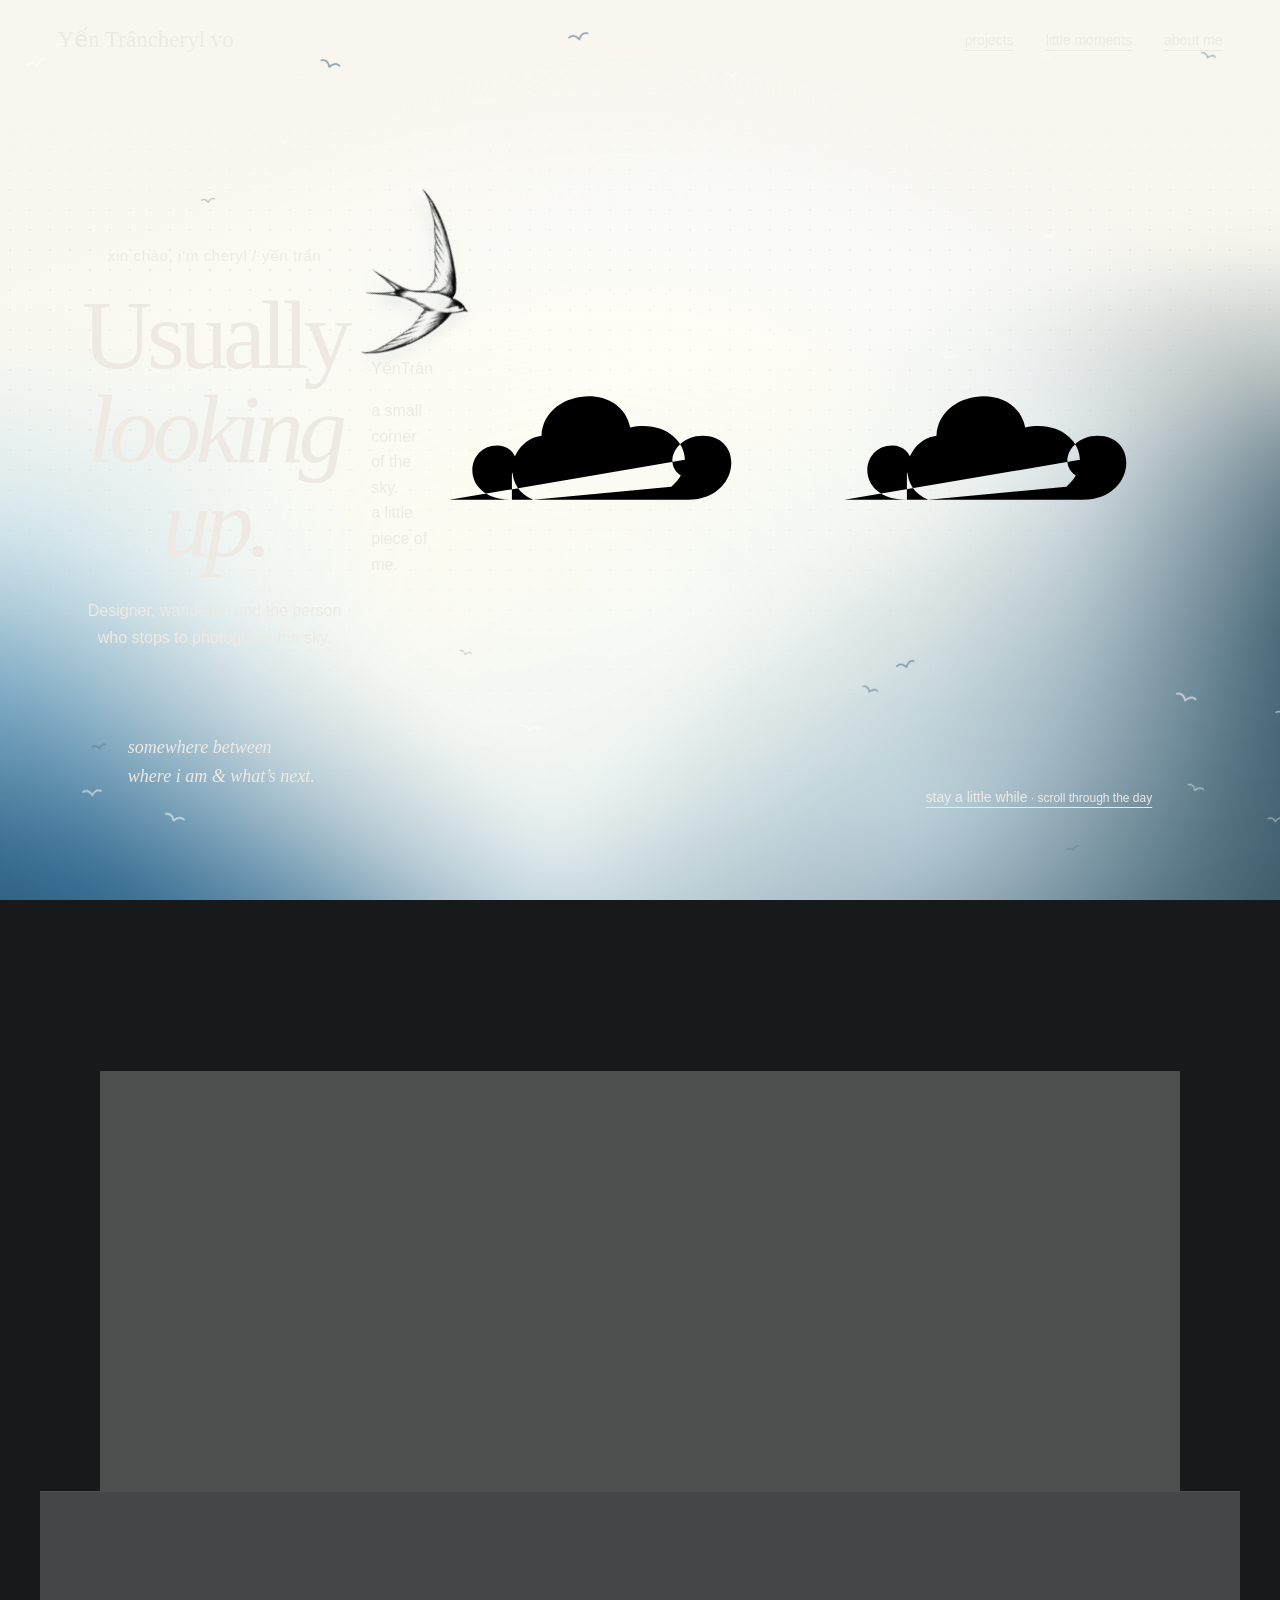
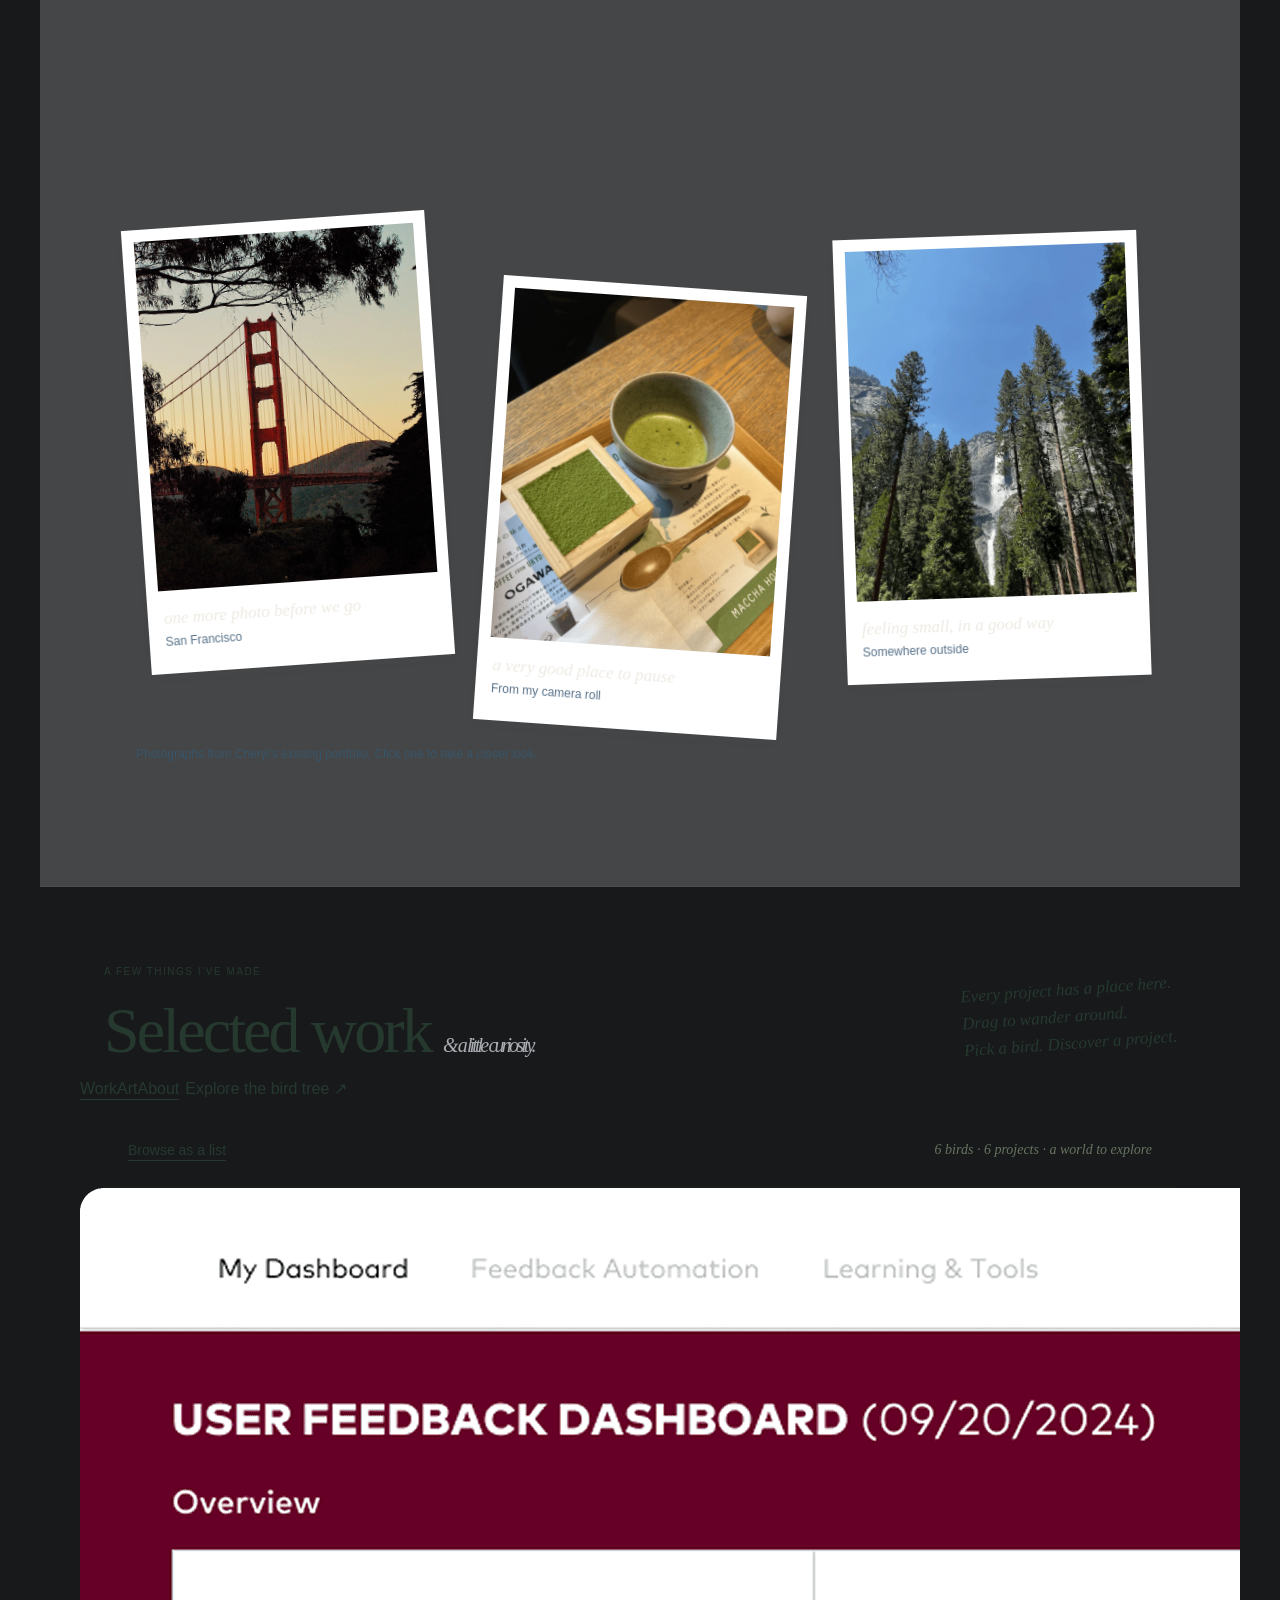
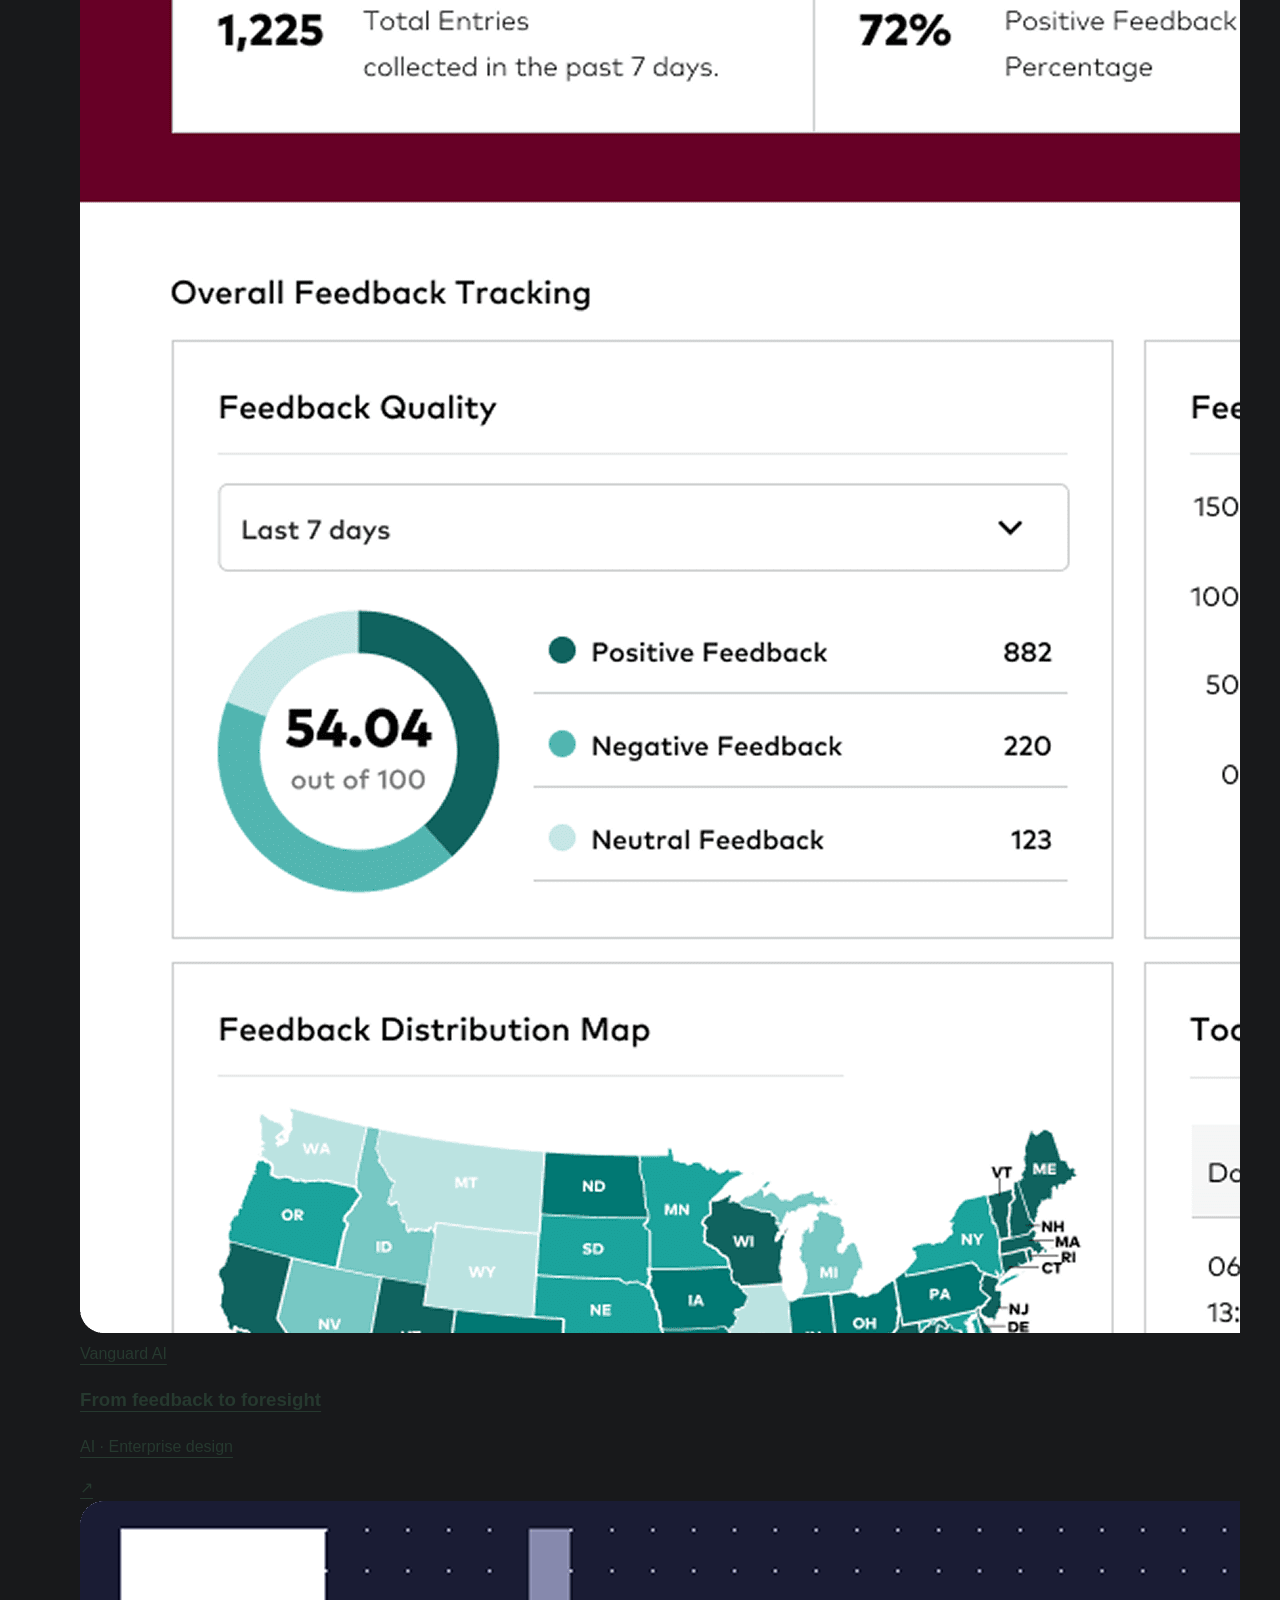
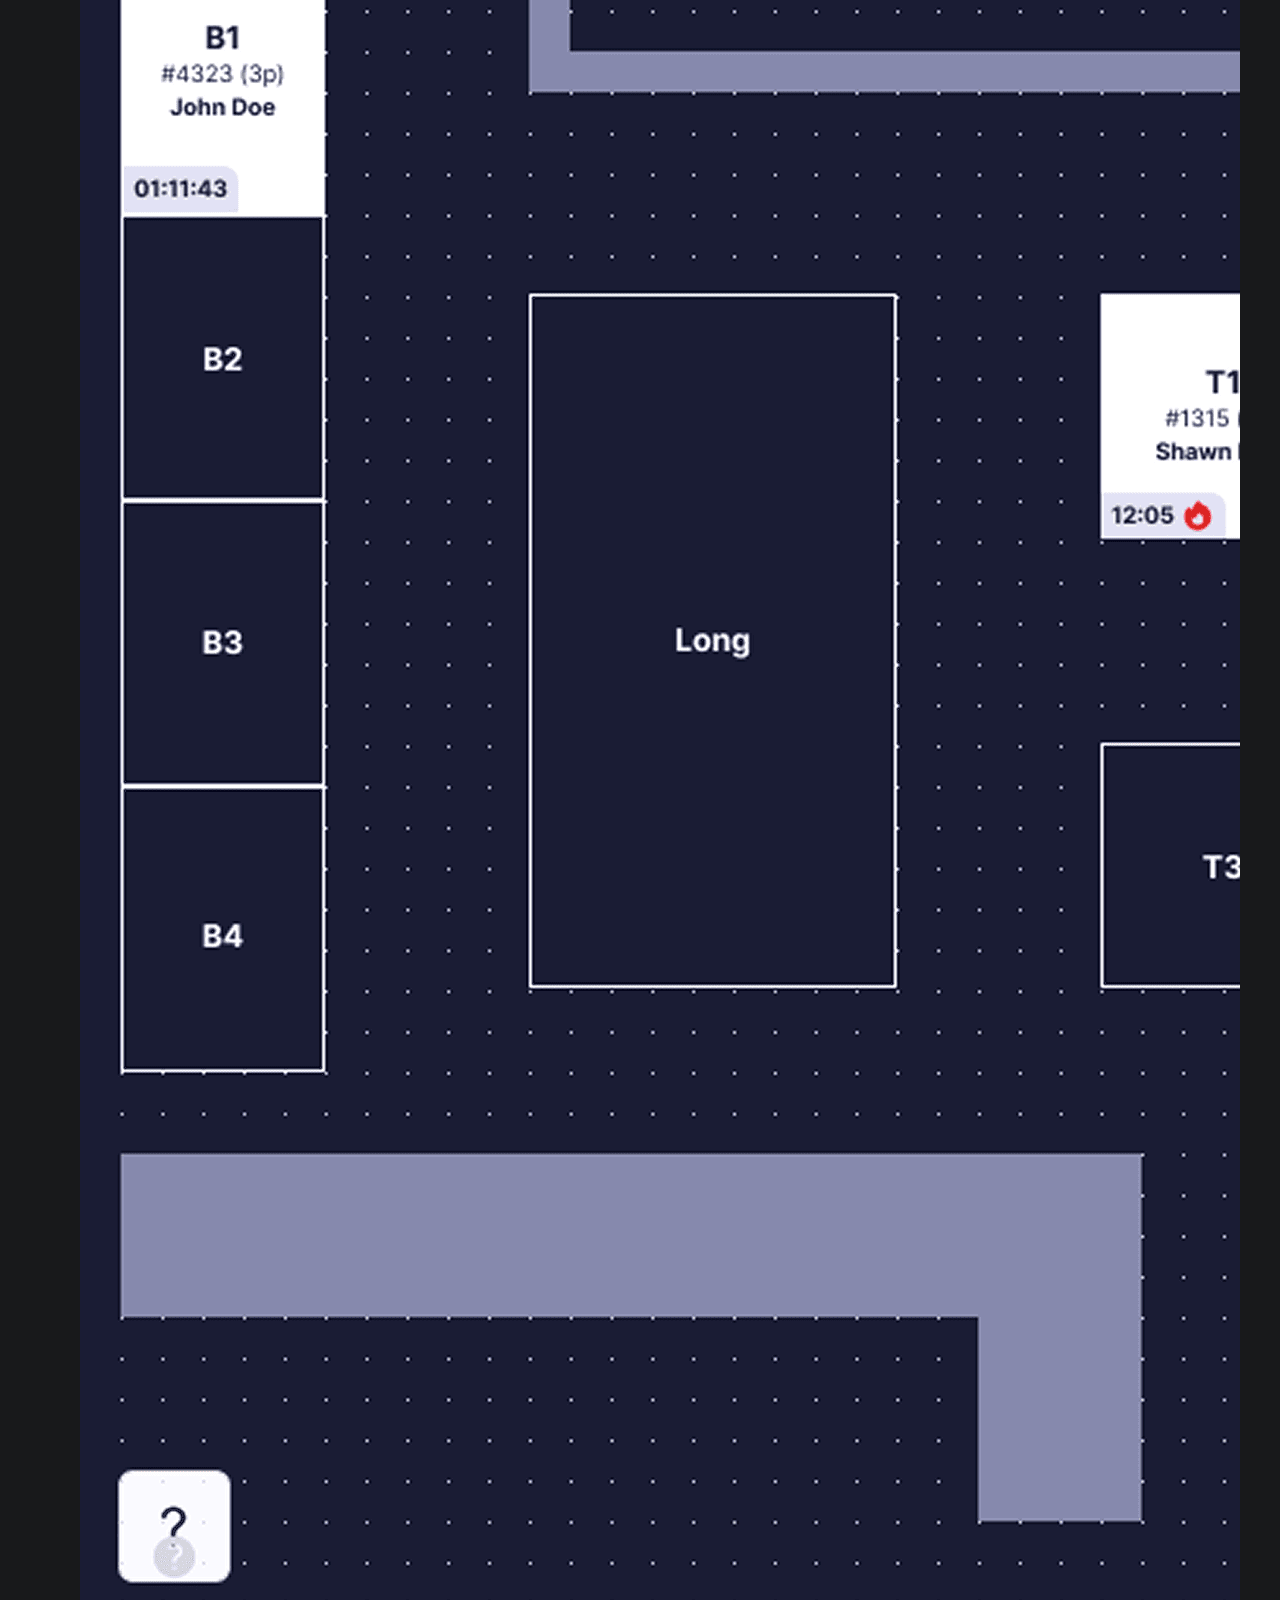
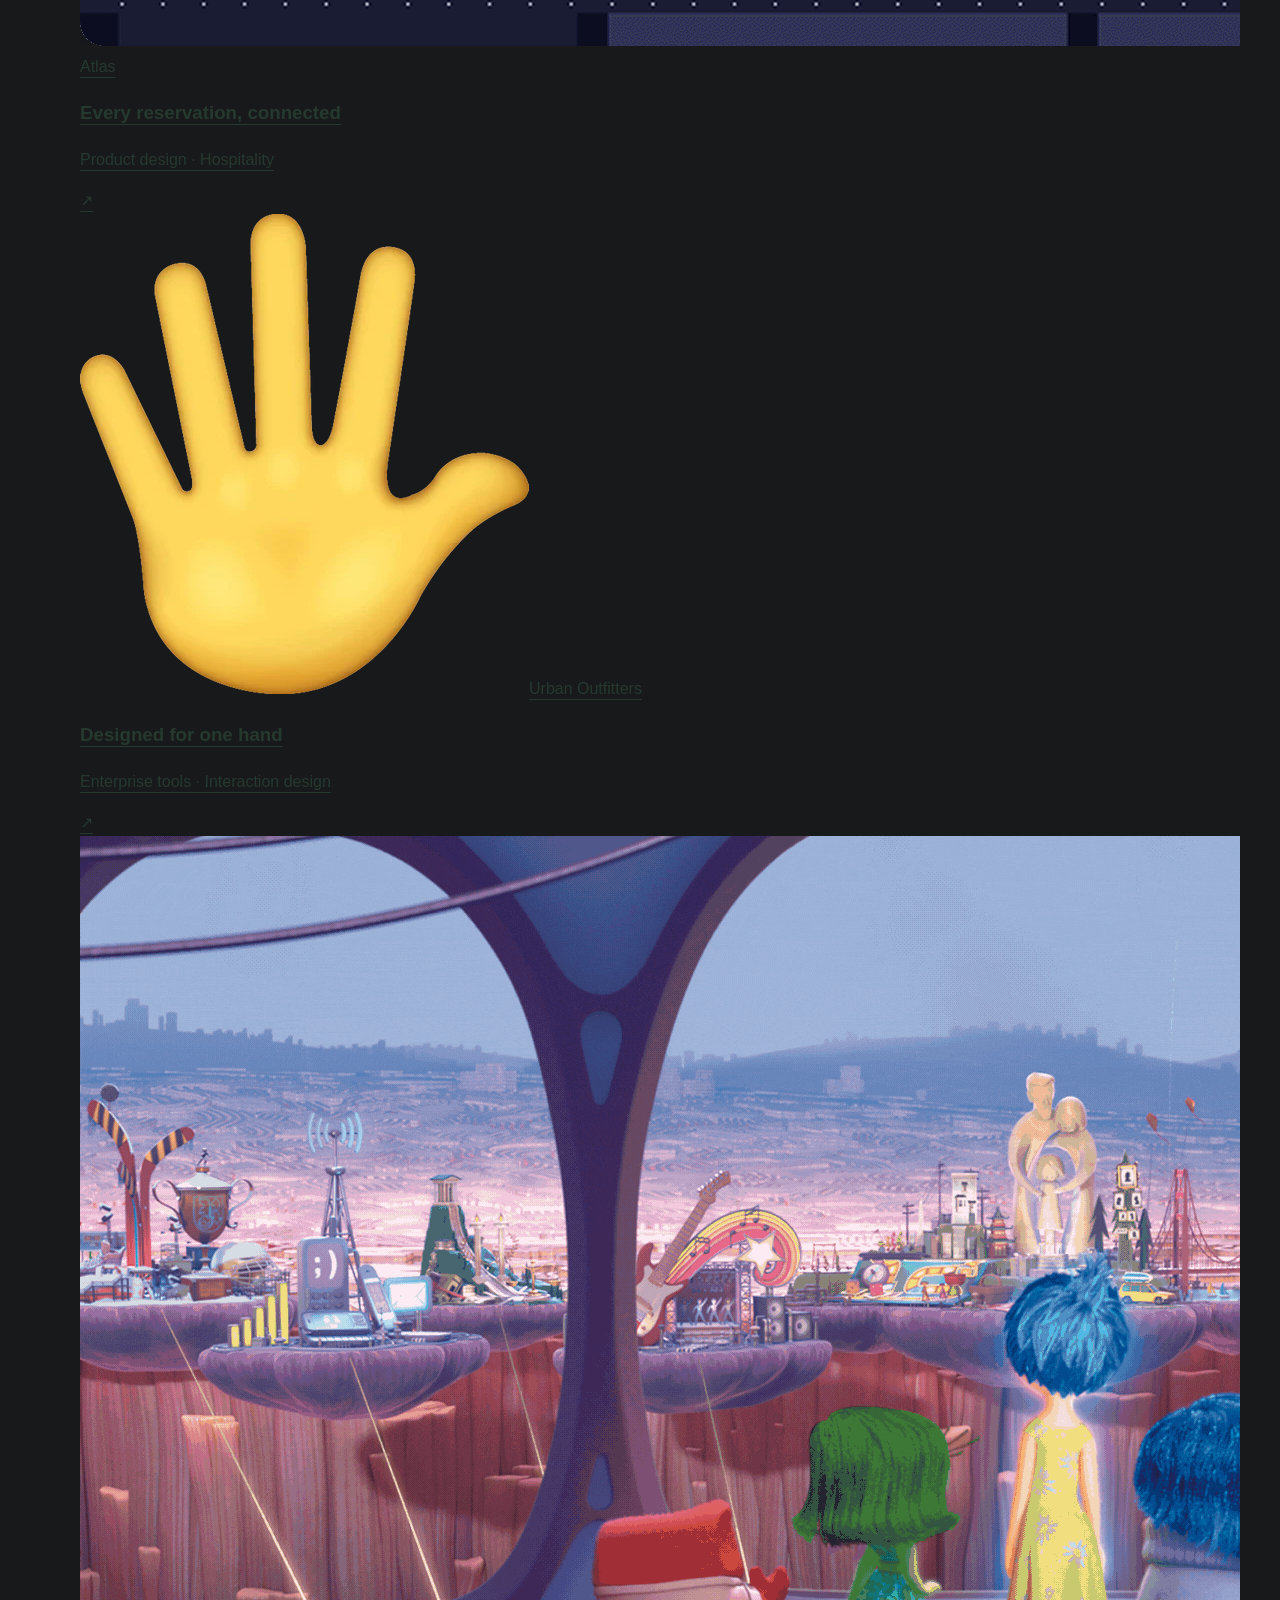
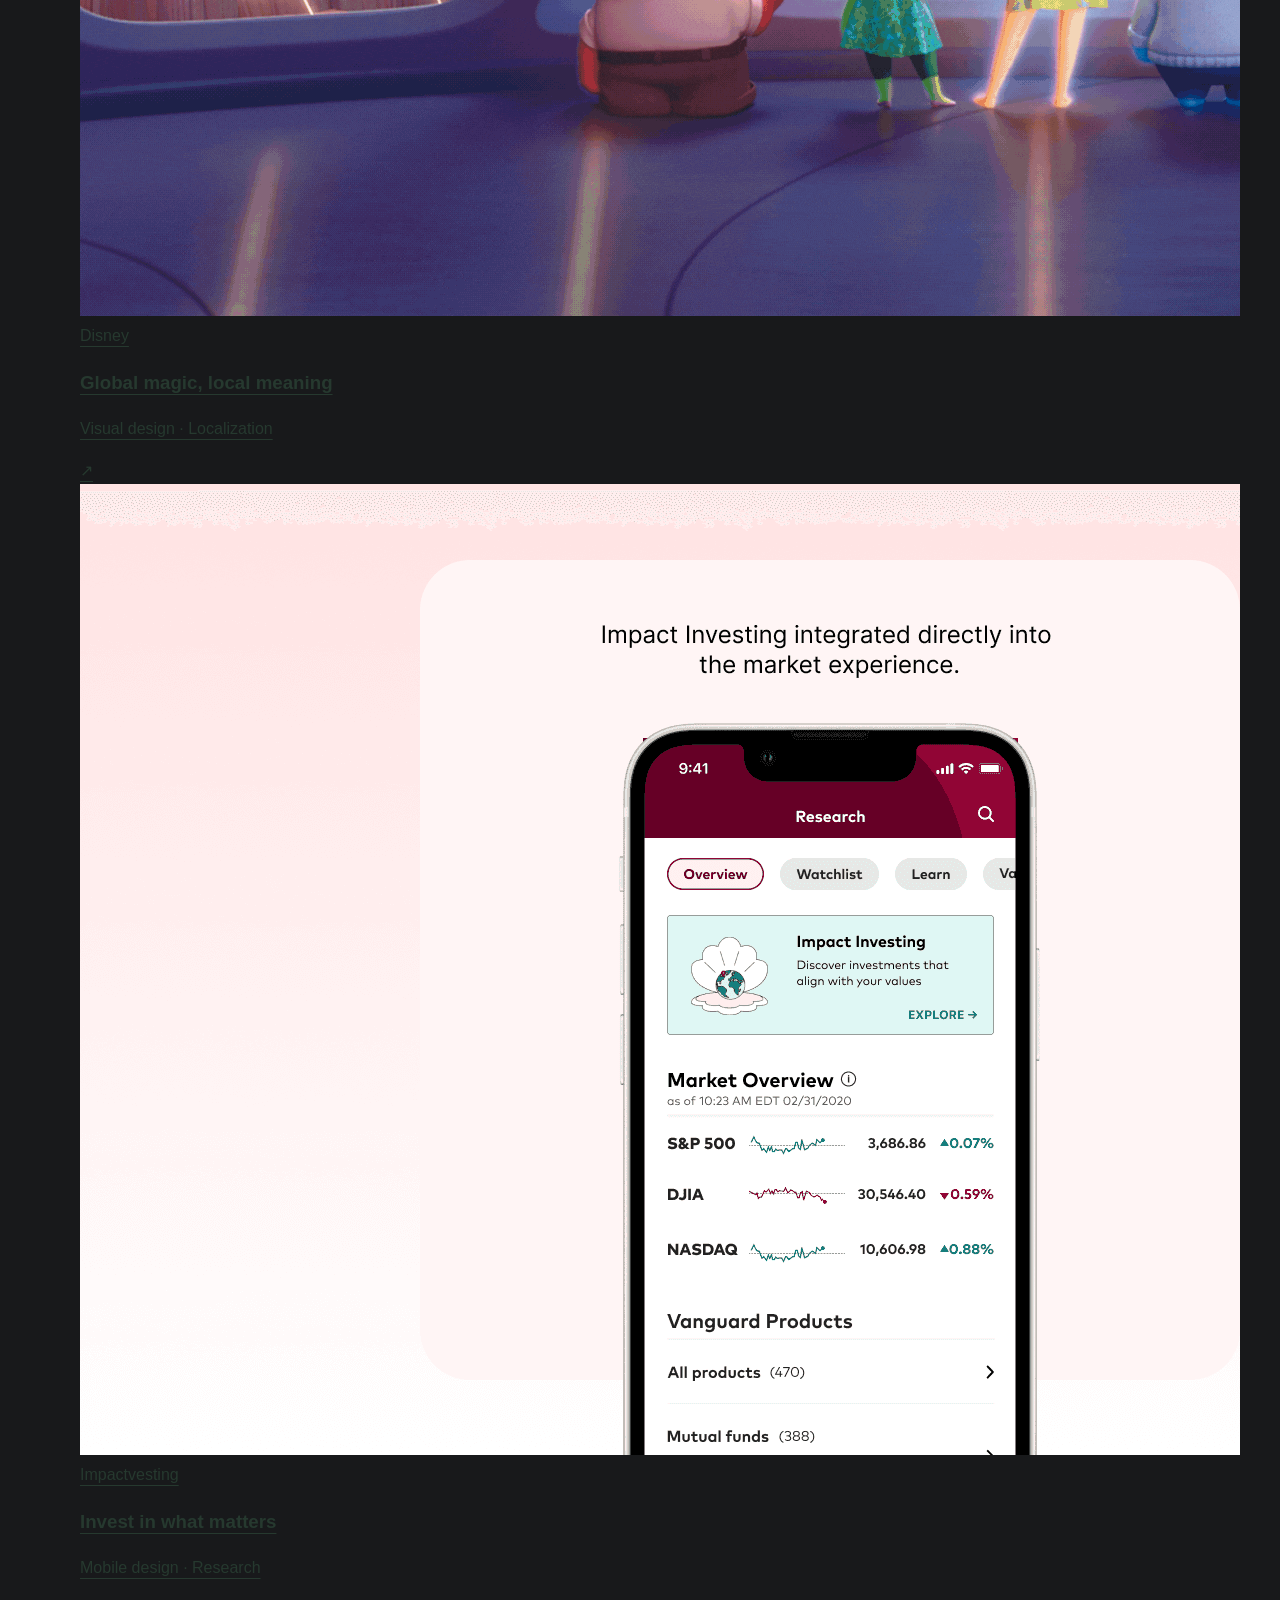
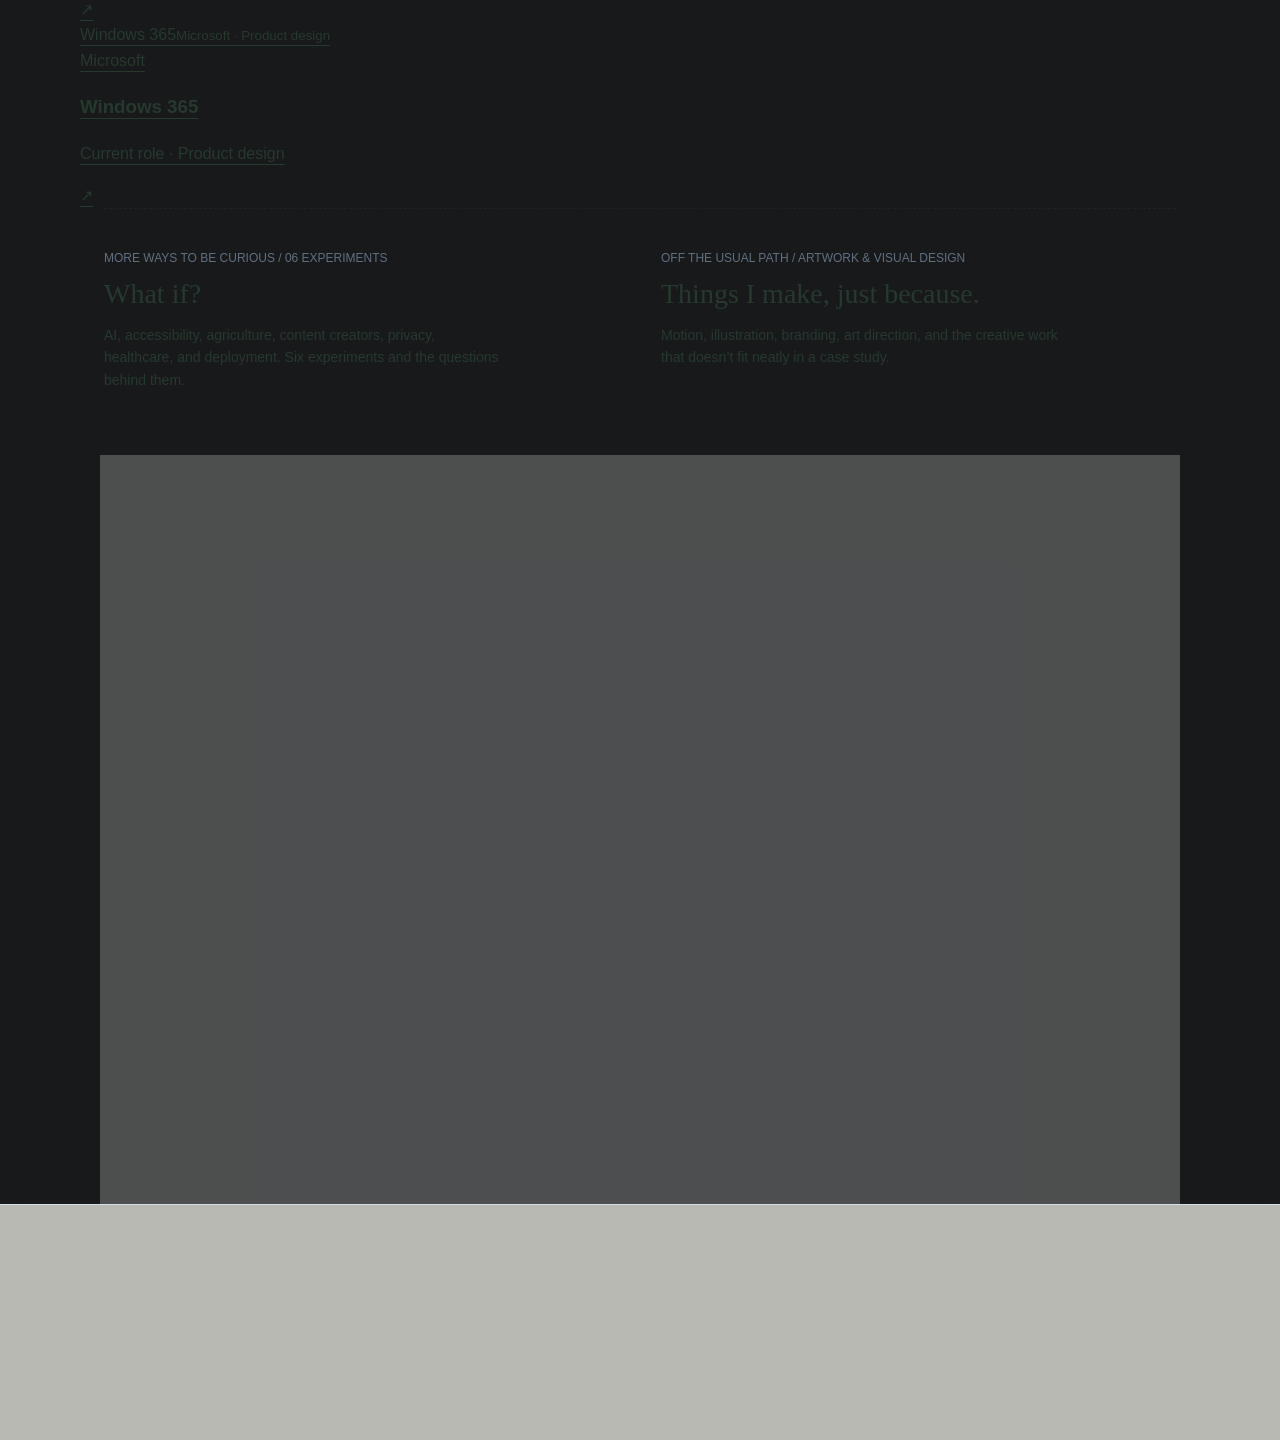
<file: index-before-dashboard.html>
<!doctype html>
<html lang="en">
<head>
<meta charset="utf-8"><meta name="viewport" content="width=device-width,initial-scale=1">
<title>Cheryl Vo · Usually looking up</title>
<meta name="description" content="A personal design direction for Cheryl Vo: design, wandering, and little moments along the way.">
<link rel="icon" href="bird.png">
<style>
:root{--ink:#203d59;--blue:#395e83;--paper:#fcfcf8;--line:#d4dde3}*{box-sizing:border-box}html{scroll-behavior:smooth;scroll-padding-top:28px}body{margin:0;background:var(--paper);color:var(--ink);font-family:Arial,Helvetica,sans-serif;font-size:16px;line-height:1.6}a{color:inherit;text-decoration-thickness:1px;text-underline-offset:5px}button{font:inherit;color:inherit;cursor:pointer}button:focus-visible,a:focus-visible{outline:2px solid #203d59;outline-offset:6px}button{border:0;background:none}nav{display:flex;align-items:center;justify-content:space-between;padding:22px 4.5%;gap:25px}nav .name{font-family:Georgia,serif;font-size:23px;text-decoration:none;white-space:nowrap}nav .links{display:flex;gap:32px;font-size:14px}.draft{font:12px Arial,sans-serif;color:#506379;padding:0 4.5% 12px}.hero{position:relative;margin:0 18px;min-height:690px;height:calc(100svh - 132px);max-height:1000px;overflow:hidden;background:#adc7db url('sky.png') center/cover;border-radius:3px;display:flex;align-items:center;justify-content:center}.hero:before{content:"";position:absolute;inset:0;background:linear-gradient(180deg,#eef5ff15,#eaf0f542 55%,#f4f5f5a6)}.hero-copy{position:relative;text-align:center;max-width:750px;padding:35px 24px 110px}.intro{font-size:15px;letter-spacing:.04em;margin:0 0 20px}h1{font-family:Georgia,'Times New Roman',serif;font-weight:400;font-size:clamp(60px,7.6vw,110px);line-height:.97;letter-spacing:-.055em;margin:0 0 26px}h1 em{font-weight:400}h1 span{display:block}.hero-copy .subtitle{max-width:335px;margin:0 auto;font-size:16px;line-height:1.7}.hero-note{position:absolute;bottom:30px;left:35px;font-family:Georgia,serif;font-style:italic;font-size:18px;max-width:280px}.hero-scroll{position:absolute;right:35px;bottom:32px;font-size:14px}.bird{position:absolute;top:15%;right:22%;width:125px;height:100px;display:grid;place-items:center;transform:rotate(-15deg);transition:transform 1.8s cubic-bezier(.2,.8,.2,1);padding:0}.bird img{width:100%;height:100%;object-fit:contain}.bird:hover{transform:translate(20px,-10px) rotate(-22deg)}.bird.flying{transform:translate(-35vw,-70px) rotate(-6deg)}.bird-tooltip{position:absolute;right:13%;top:31%;max-width:240px;background:var(--paper);padding:18px 22px;font-family:Georgia,serif;font-size:16px;box-shadow:0 5px 25px #203d5910;transform:rotate(2deg)}[hidden]{display:none!important}.small{font-size:13px;color:#567089}.section{max-width:1080px;margin:0 auto;padding:110px 36px}h2{font-family:Georgia,serif;font-size:clamp(36px,4vw,56px);font-weight:400;line-height:1.12;letter-spacing:-.035em;margin:15px 0 25px}h2 em{font-weight:400}.eyebrow{font-size:13px;letter-spacing:.13em;text-transform:uppercase}.opening{display:grid;grid-template-columns:1.1fr 1fr;gap:100px;align-items:start}.opening p{max-width:450px;margin-top:0}.hand{font-family:'Segoe Print','Bradley Hand',Georgia,serif;font-style:italic}.hand-note{font-size:22px;line-height:1.6;transform:rotate(-4deg);margin-top:40px;display:block}.gallery-section{background:#edf3f6;border-top:1px solid #e1e9ef;border-bottom:1px solid #e1e9ef}.gallery-intro{display:flex;justify-content:space-between;align-items:end;gap:35px}.gallery-intro p{max-width:290px;margin-bottom:26px}.photos{display:grid;grid-template-columns:1fr 1fr 1fr;gap:48px;align-items:start;margin:38px 0 15px}.photo{background:#fff;padding:12px 12px 22px;box-shadow:0 5px 15px #1d374e0b;transition:transform .3s;display:block;text-align:left;width:100%;transform:rotate(-4deg)}.photo:nth-child(2){margin-top:65px;transform:rotate(4deg)}.photo:nth-child(3){transform:rotate(-2deg);margin-top:15px}.photo:hover{transform:rotate(0) translateY(-8px)}.photo img{width:100%;aspect-ratio:4/5;object-fit:cover;display:block}.photo .caption{display:block;font-size:17px;margin:14px 4px 0}.photo .small{display:block;margin:1px 4px 0;font-size:12px}.work{display:grid;grid-template-columns:1fr 1fr;gap:100px;border-bottom:1px solid var(--line)}.work p{max-width:460px}.work-link{display:block;padding:24px 0;border-top:1px solid var(--line);text-decoration:none}.work-link strong{font-family:Georgia,serif;font-size:28px;font-weight:400;display:block}.work-link:hover strong{text-decoration:underline;text-underline-offset:7px}.about{display:grid;grid-template-columns:.8fr 1.2fr;gap:110px}.portrait{max-width:250px;transform:rotate(-3deg);background:white;padding:12px 12px 22px;box-shadow:0 5px 18px #1d374e10}.portrait img{display:block;width:100%;aspect-ratio:4/5;object-fit:cover}.portrait p{margin:12px 0 0;font-size:17px}.about-text p{max-width:520px}.about-text .name-note{font:italic 22px Georgia,serif}.footer{padding:65px 6% 30px;border-top:1px solid var(--line);display:flex;justify-content:space-between;gap:30px}.footer h2{font-size:38px;margin-top:0}.footer p{font-size:13px}.footer .right{text-align:right}.skip{position:absolute;left:15px;top:-80px;z-index:5;background:white;padding:12px}.skip:focus{top:10px}dialog{border:0;background:#fcfcf8;color:var(--ink);padding:24px;max-width:min(90vw,720px);max-height:90svh}dialog::backdrop{background:#16354cd6}dialog img{display:block;max-width:100%;max-height:68svh;object-fit:contain;margin:auto}dialog .close{display:block;margin-left:auto;margin-bottom:12px}dialog p{margin-bottom:0}.motion{font-size:12px;text-decoration:underline;text-underline-offset:4px}.source-note{font-size:12px;color:#5e7180}.section{scroll-margin-top:20px}@media(max-width:760px){nav{padding:20px;align-items:start}nav .links{gap:18px;flex-wrap:wrap;justify-content:end;max-width:210px}nav .name{font-size:21px}.draft{padding-left:20px}.hero{margin:0 10px;min-height:610px;height:80svh}.hero-copy{padding-bottom:100px}h1{font-size:70px}.bird{right:10%;top:9%;width:95px}.bird-tooltip{right:5%;top:25%;max-width:190px}.hero-note{left:23px;bottom:55px;font-size:17px;max-width:220px}.hero-scroll{right:23px;bottom:20px}.section{padding:70px 26px}.opening,.work,.about{grid-template-columns:1fr;gap:30px}.hand-note{margin-top:20px}.gallery-intro{display:block}.gallery-intro p{max-width:330px}.photos{gap:22px;grid-template-columns:1fr 1fr}.photo:nth-child(2){margin-top:48px}.photo:nth-child(3){grid-column:1/3;width:62%;margin:25px auto 0}.photo .caption{font-size:16px}.portrait{max-width:210px}.about{gap:45px}.footer{padding:45px 26px;display:block}.footer .right{text-align:left;margin-top:30px}}@media(prefers-reduced-motion:reduce){html{scroll-behavior:auto}*{transition:none!important;animation:none!important}}body.still *{transition:none!important;animation:none!important}body.still{scroll-behavior:auto}
</style>
<link rel="stylesheet" href="flight.css"><link rel="stylesheet" href="projects.css">
<link rel="stylesheet" href="sketch.css">
<link rel="stylesheet" href="forest.css">
<link rel="stylesheet" href="atmosphere.css">
<link rel="stylesheet" href="editorial.css?v=1">
</head>
<body>
<a class="skip" href="#main">Skip to content</a>
<nav aria-label="Main navigation"><a class="name" href="#home">cheryl vo</a><div class="links"><a href="#work">projects</a><a href="#moments">little moments</a><a href="#about">about me</a></div></nav>
<div class="draft">Design draft · sky image is a temporary generated placeholder</div>
<main id="main">
<div class="sky-journey"><section class="hero" id="home" aria-label="Welcome">
<video class="sky-film" muted loop playsinline preload="none" poster="sky.png" aria-hidden="true"><source src="sky-drift.mp4" type="video/mp4"></video>
<div class="sky-dawn" aria-hidden="true"></div><div class="sky-sunset" aria-hidden="true"></div>
<div class="hero-copy"><p class="intro">hi, i’m cheryl. &nbsp; / &nbsp; yến trân</p><h1>Usually<span><em>looking up.</em></span></h1><p class="subtitle">Designer, wanderer, and the person<br>who stops to photograph the sky.</p></div>
<button class="bird" aria-label="Meet the little bird" aria-expanded="false" aria-controls="bird-note"><img src="bird.png" alt=""></button><div class="bird-tooltip" id="bird-note" hidden>“Yến” is connected to the yến bird.<br>A little piece of my name, taking flight.</div>
<p class="hero-note">somewhere between<br>where i am &amp; what’s next.</p><a class="hero-scroll" href="#welcome">stay a little while</a>
</section></div>
<section class="section opening" id="welcome"><div><span class="eyebrow">A little corner of the internet</span><h2>I collect moments.<br><em>Mostly by looking up.</em></h2></div><div><p>I love exploring a new city without planning every minute. Finding a tiny café. Taking my camera somewhere random. Watching the clouds change.</p><p>Being above everything makes me feel calm and excited at the same time. I think I’m always looking for that feeling of <em>wow, I get to experience this.</em></p><span class="hand hand-note">preferably from the window seat.</span></div></section>
<div class="gallery-section"><section class="section" id="moments"><div class="gallery-intro"><div><span class="eyebrow">Things I stopped for</span><h2>A few moments<br><em>I wanted to keep.</em></h2></div><p>No perfect itinerary.<br>Just a camera and a little curiosity.</p></div><div class="photos"><button class="photo" data-image="memory-2.jpg" data-caption="The Golden Gate Bridge, through the trees."><img src="memory-2.jpg" alt="Golden Gate Bridge framed by trees in warm evening light" loading="lazy"><span class="caption hand">one more photo before we go</span><span class="small">San Francisco</span></button><button class="photo" data-image="memory-3.webp" data-caption="A matcha stop, saved from my photo collection."><img src="memory-3.webp" alt="A bowl of matcha and a dessert on a wooden café table" loading="lazy"><span class="caption hand">a very good place to pause</span><span class="small">From my camera roll</span></button><button class="photo" data-image="portrait.webp" data-caption="Trees, a waterfall, and a reason to look up."><img src="portrait.webp" alt="A waterfall and tall trees beneath a clear blue sky" loading="lazy"><span class="caption hand">feeling small, in a good way</span><span class="small">Somewhere outside</span></button></div><p class="source-note">Photographs from Cheryl’s existing portfolio. Click one to take a closer look.</p></section></div>
<section class="project-garden" id="work" aria-labelledby="garden-title">
<div class="garden-heading"><div><span class="eyebrow">A few things I’ve made</span><h2 id="garden-title">A little place to land.<br><em>Stay curious.</em></h2></div><p class="hand">Every project has a place here.<br>Drag to wander around.<br>Pick a bird. Discover a project.</p></div>
<div class="garden-toolbar"><button class="garden-toggle" aria-pressed="false">Browse as a list</button><span>6 projects · choose a bird to explore</span></div>
<p class="garden-status" aria-live="polite" style="position:absolute;width:1px;height:1px;overflow:hidden;clip-path:inset(50%)"></p>
<div class="garden-layout"><div><div class="tree-scene" aria-label="Project tree"><div class="tree-art sketch-tree" aria-hidden="true"></div><span class="tree-caption hand">collected along the way ↗</span></div><ul class="project-list" hidden aria-label="All featured projects"></ul><div class="garden-fallback"><p>Explore the full case studies:</p><a href="projects/vanguardai.html">Vanguard AI</a> · <a href="projects/atlas.html">Atlas</a> · <a href="projects/urban-outfiters.html">Urban Outfitters</a> · <a href="projects/disney.html">Disney</a> · <a href="projects/impactvesting.html">Impactvesting</a> · <a href="https://www.microsoft.com/en-us/windows-365">Microsoft Windows 365</a></div></div>
<article class="project-preview" id="project-preview" aria-labelledby="preview-title"><img class="preview-image" alt="" hidden><span class="preview-category"></span><h3 id="preview-title">Pick a bird</h3><p class="preview-summary">A little introduction to each project, with the full story just a click away.</p><p class="preview-species"></p><p class="preview-metric"></p><a class="preview-link" href="projects/vanguardai.html">Read the full case study</a></article></div>
<div class="garden-extras"><a href="projects/whatif.html"><small>MORE WAYS TO BE CURIOUS / 06 EXPERIMENTS</small><h3>What if?</h3><p>AI, accessibility, agriculture, content creators, privacy, healthcare, and deployment. Six experiments and the questions behind them.</p></a><a href="projects/play.html"><small>OFF THE USUAL PATH / ARTWORK &amp; VISUAL DESIGN</small><h3>Things I make, just because.</h3><p>Motion, illustration, branding, art direction, and the creative work that doesn’t fit neatly in a case study.</p></a></div></section>
<section class="section about" id="about"><div><div class="portrait"><img src="memory-1.jpg" alt="Portrait of Cheryl Vo" loading="lazy"><p class="hand">hi again. that’s me.</p></div></div><div class="about-text"><span class="eyebrow">Cheryl, a little closer</span><h2>Some part of me<br><em>is always wandering.</em></h2><p>I’m dreamy, curious, sentimental, and usually a little in my own world. I love traveling, photography, being outside, and any excuse to be up in the air.</p><p>Skydiving. Paragliding. Flying. Or just a completely ordinary blue sky on the way somewhere.</p><p class="name-note">Yến Trân &amp; a little bird.</p><p>Birds have always felt personal to me. Freedom, movement, curiosity. Having somewhere to go without necessarily knowing exactly where that is.</p><p>That’s the feeling I want to keep here.</p></div></section>
</main>
<footer class="footer"><div><h2>Glad you wandered in.</h2><a href="mailto:cherylvostudio@gmail.com">Say hello</a></div><div class="right"><p>Cheryl Vo / Yến Trân<br>Design &amp; little moments along the way.</p><button class="motion" aria-pressed="false">Pause movement</button><p>© 2026 Cheryl Vo · Local design draft</p></div></footer>
<dialog aria-label="Photograph"><button class="close" aria-label="Close photograph">Close</button><img alt=""><p class="hand"></p></dialog>
<script>
const bird=document.querySelector('.bird'),note=document.querySelector('#bird-note');bird.addEventListener('click',()=>{const open=bird.getAttribute('aria-expanded')!=='true';bird.setAttribute('aria-expanded',String(open));note.hidden=!open});
const dialog=document.querySelector('dialog');let opener;document.querySelectorAll('.photo').forEach(photo=>photo.addEventListener('click',()=>{opener=photo;dialog.querySelector('img').src=photo.dataset.image;dialog.querySelector('img').alt=photo.querySelector('img').alt;dialog.querySelector('p').textContent=photo.dataset.caption;dialog.showModal()}));dialog.querySelector('.close').addEventListener('click',()=>dialog.close());dialog.addEventListener('click',e=>{if(e.target===dialog){const r=dialog.getBoundingClientRect();if(e.clientX<r.left||e.clientX>r.right||e.clientY<r.top||e.clientY>r.bottom)dialog.close()}});dialog.addEventListener('close',()=>opener?.focus());document.querySelector('.motion').addEventListener('click',function(){const paused=document.body.classList.toggle('still');this.setAttribute('aria-pressed',String(paused));this.textContent=paused?'Resume movement':'Pause movement';document.documentElement.style.scrollBehavior=paused?'auto':''});
</script>
<script src="flight.js"></script><script src="sketch.js"></script><script src="projects.js"></script>
<script type="module" src="forest.js?v=art-tree-2"></script><script src="atmosphere.js"></script><script src="editorial.js?v=1"></script></body></html>
</file>
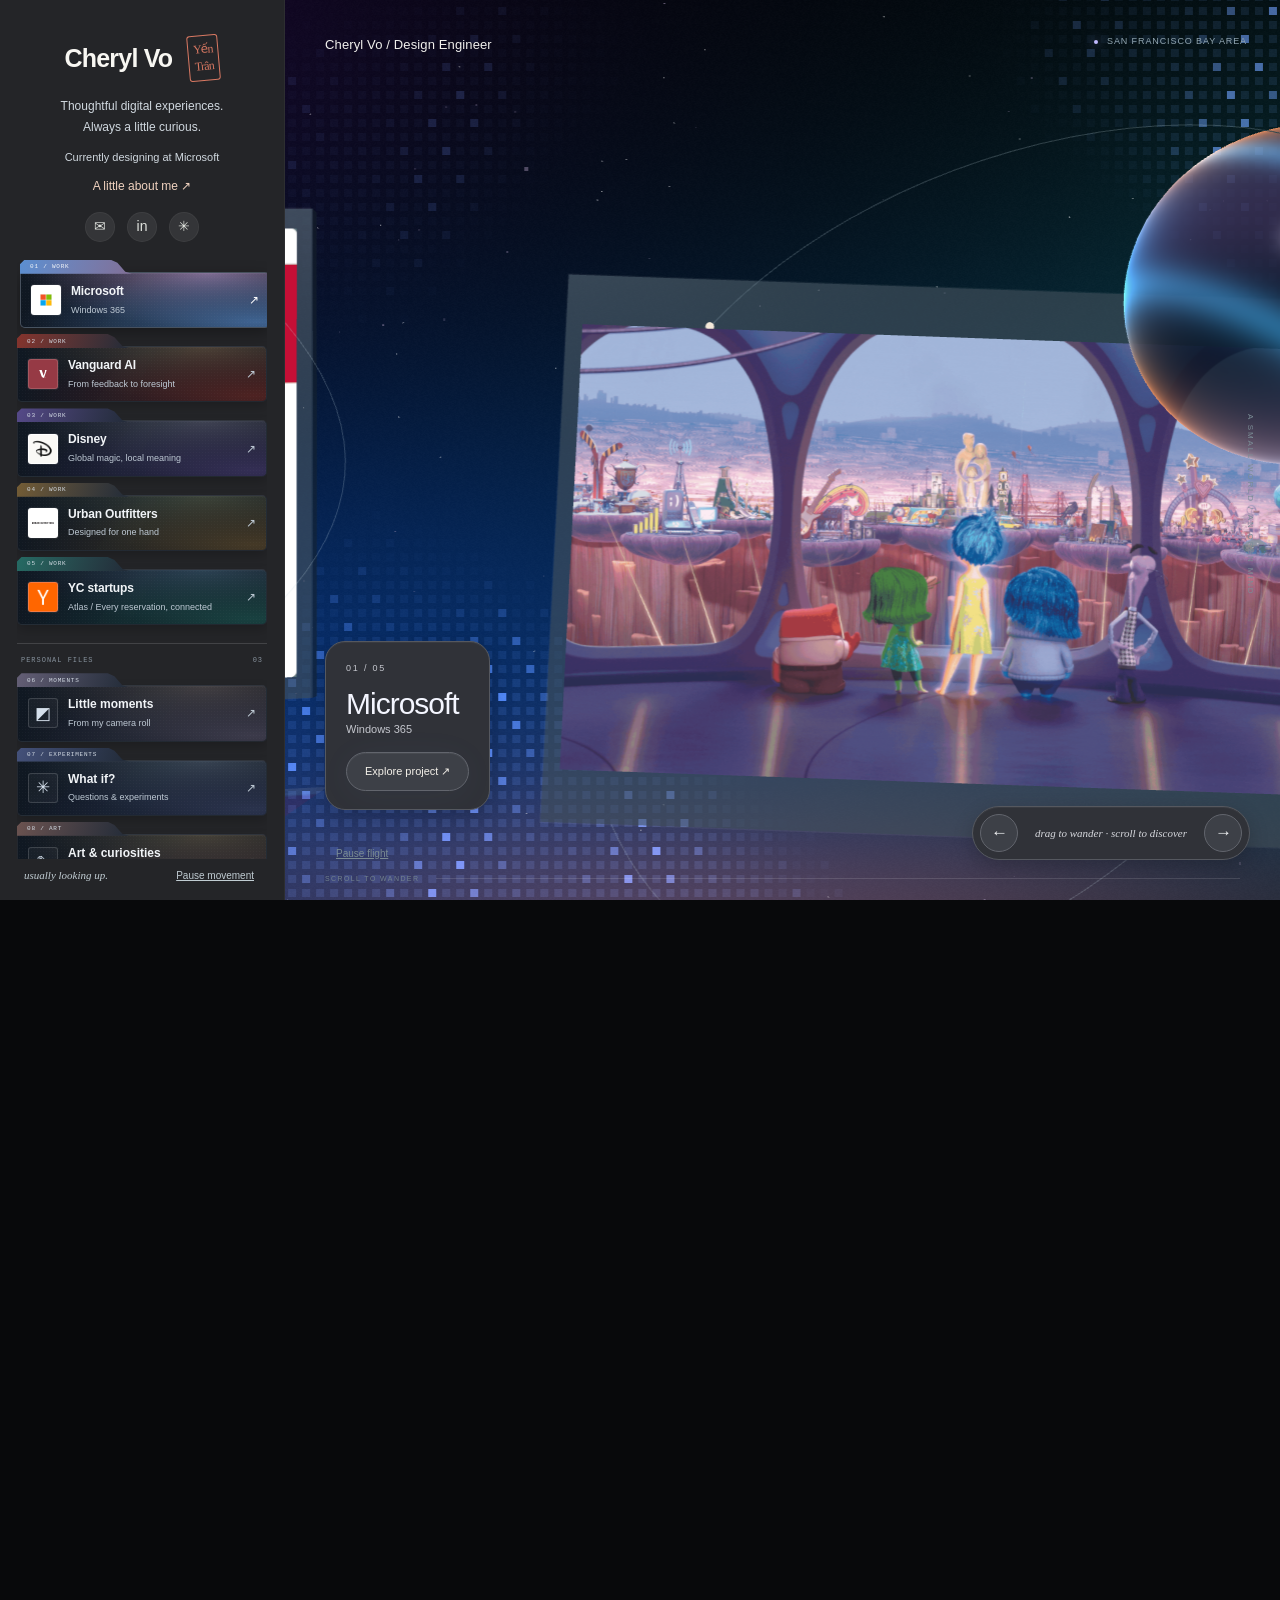
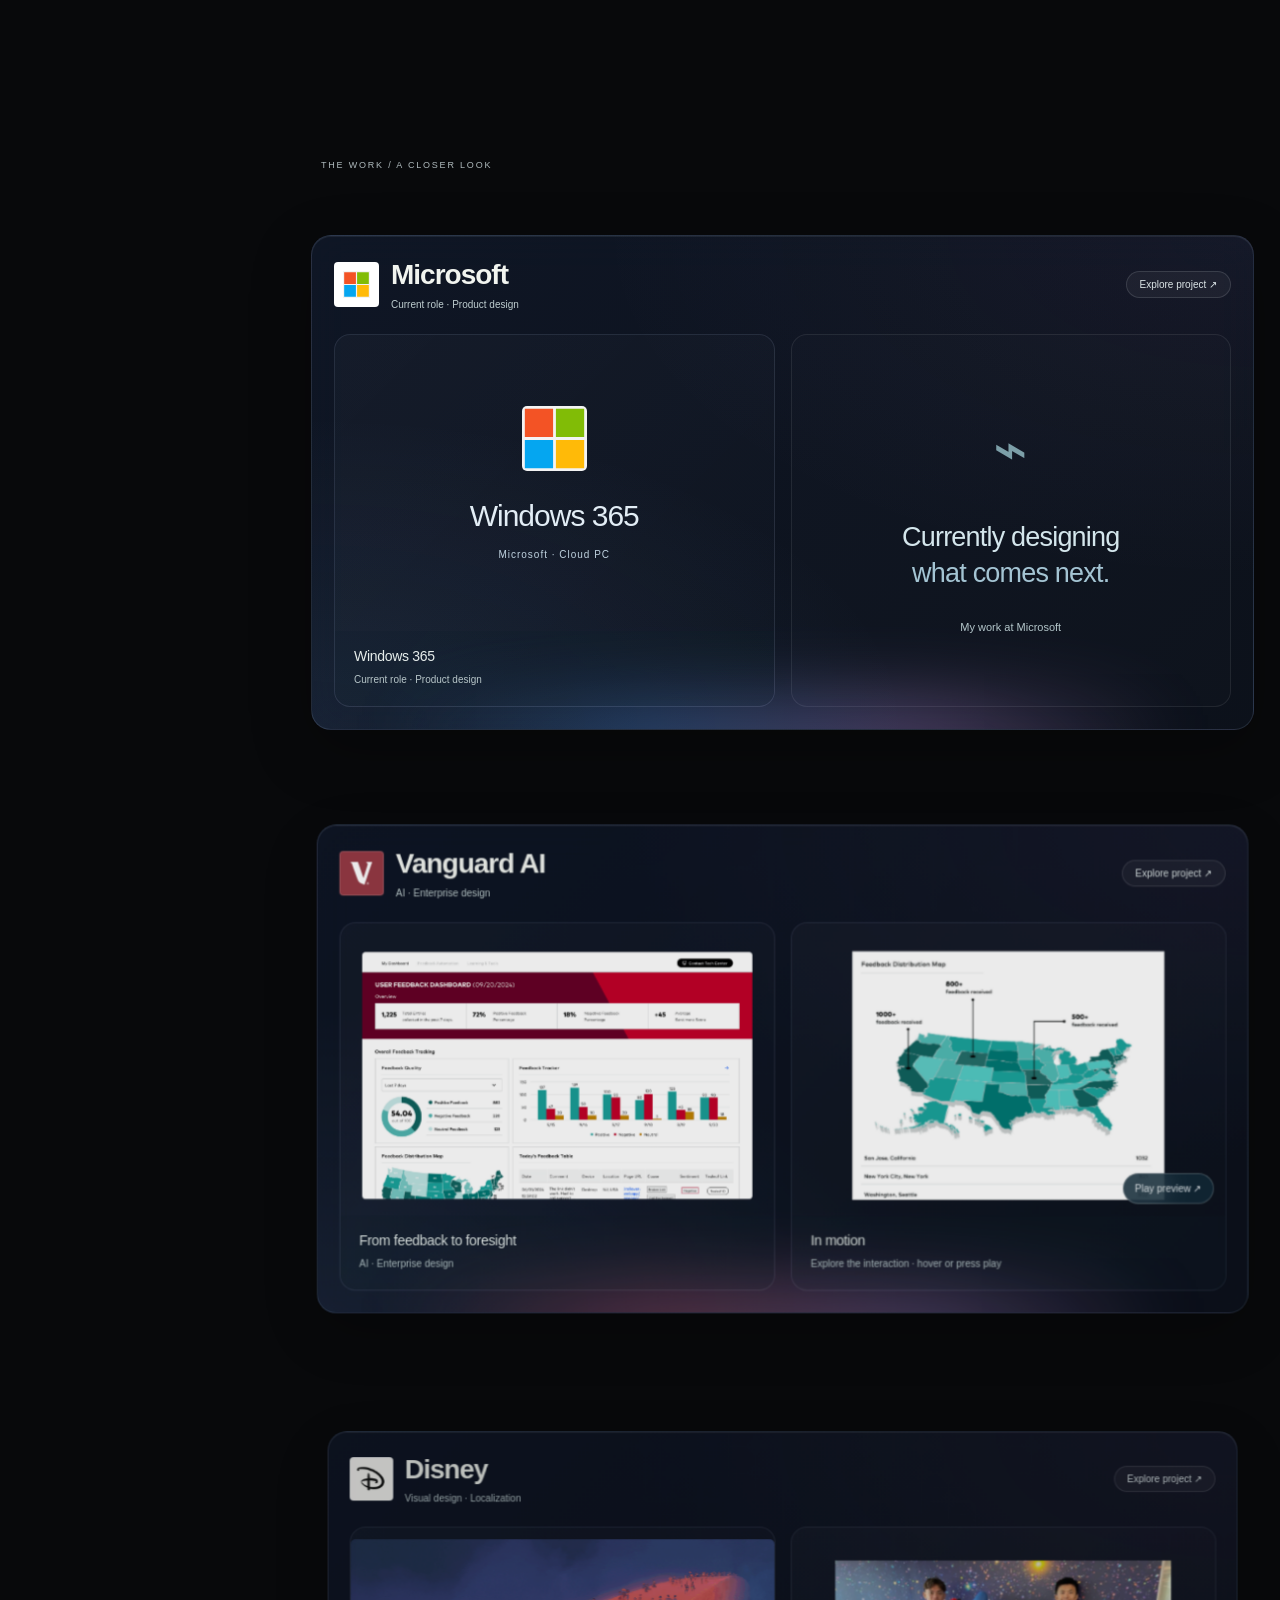
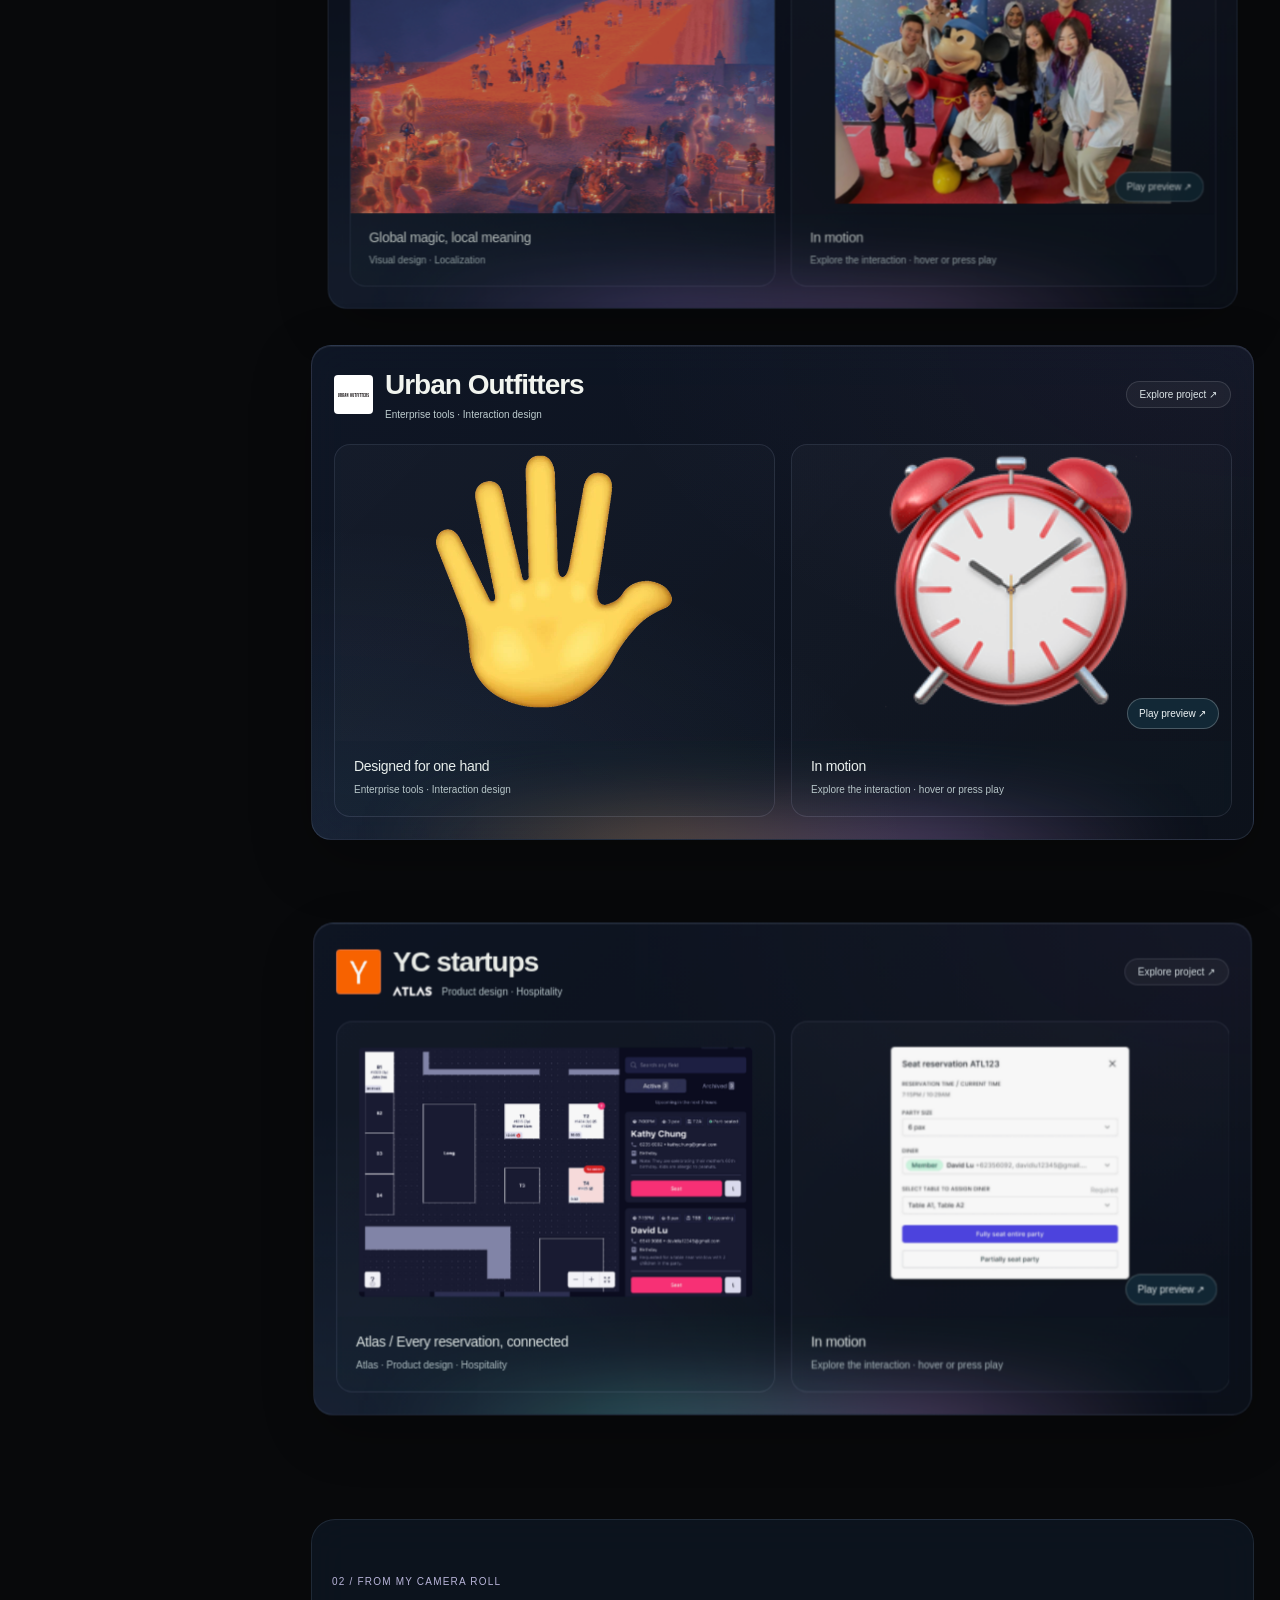
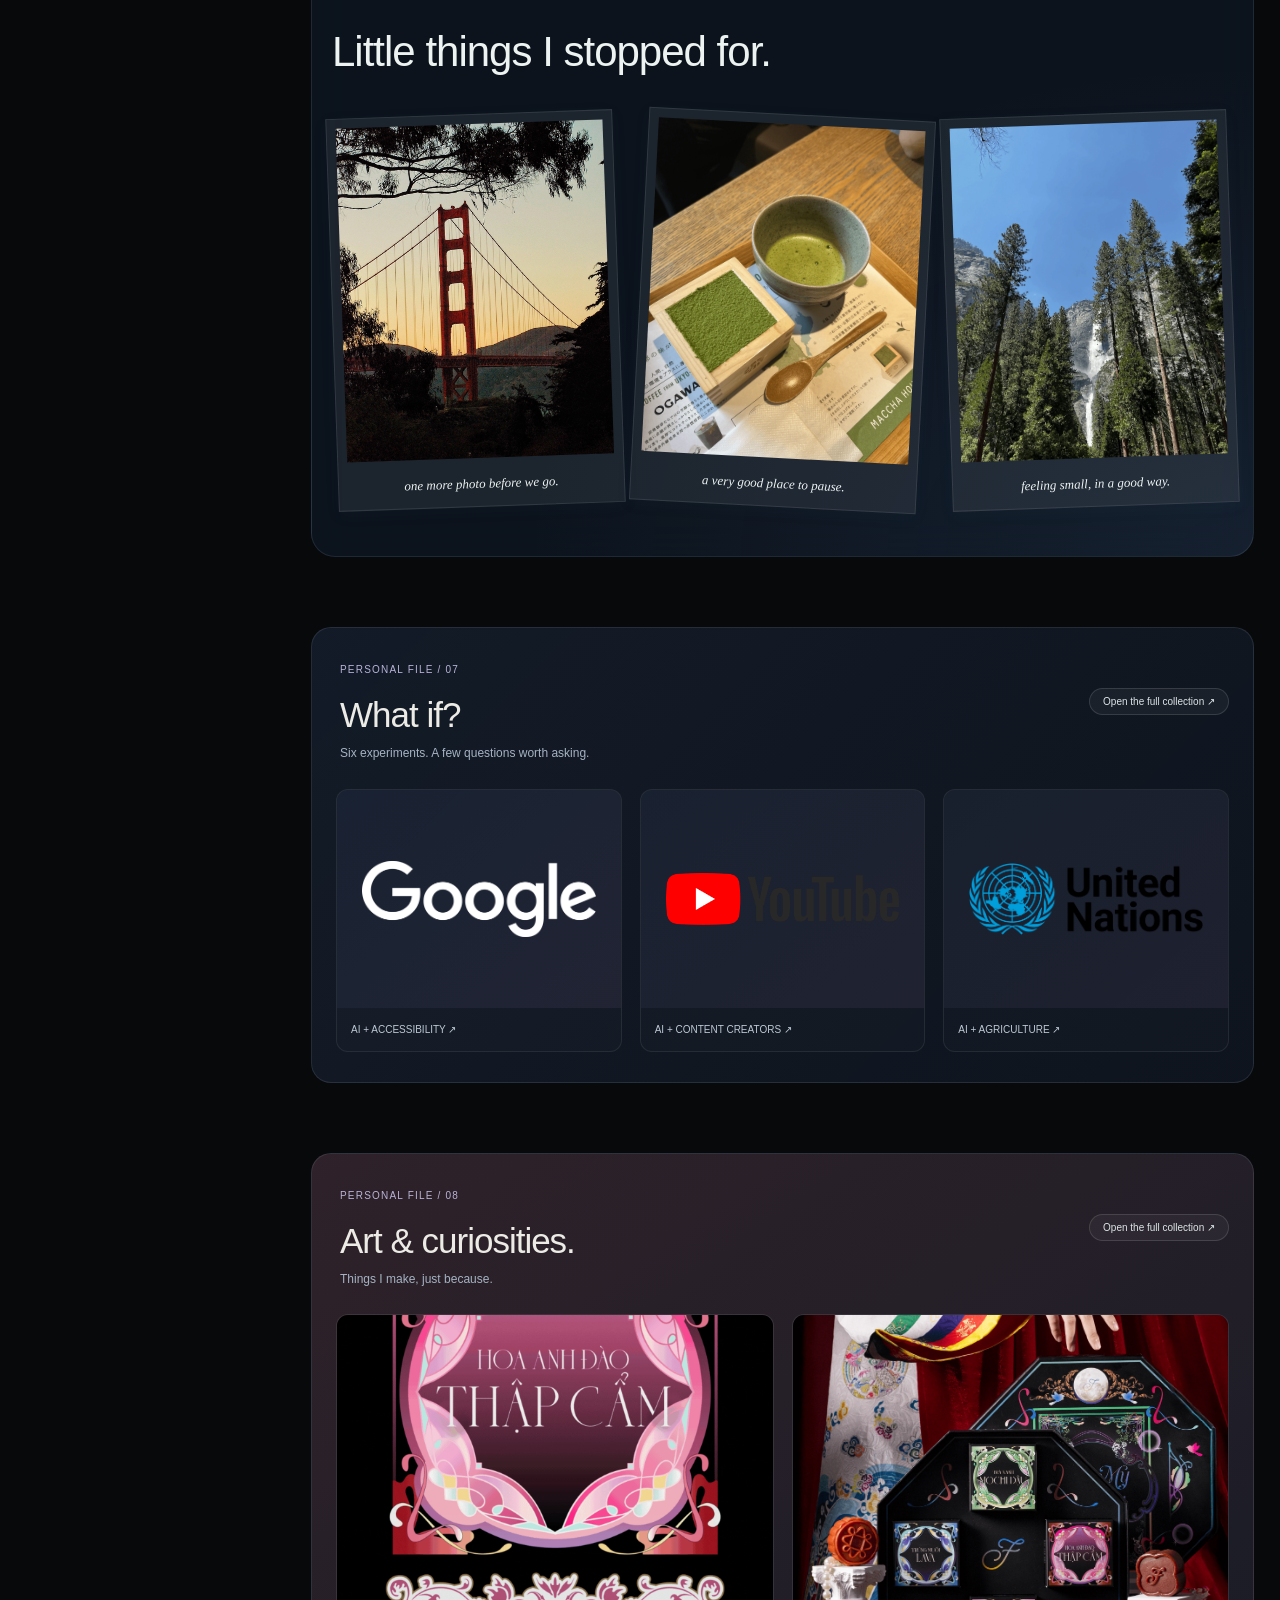
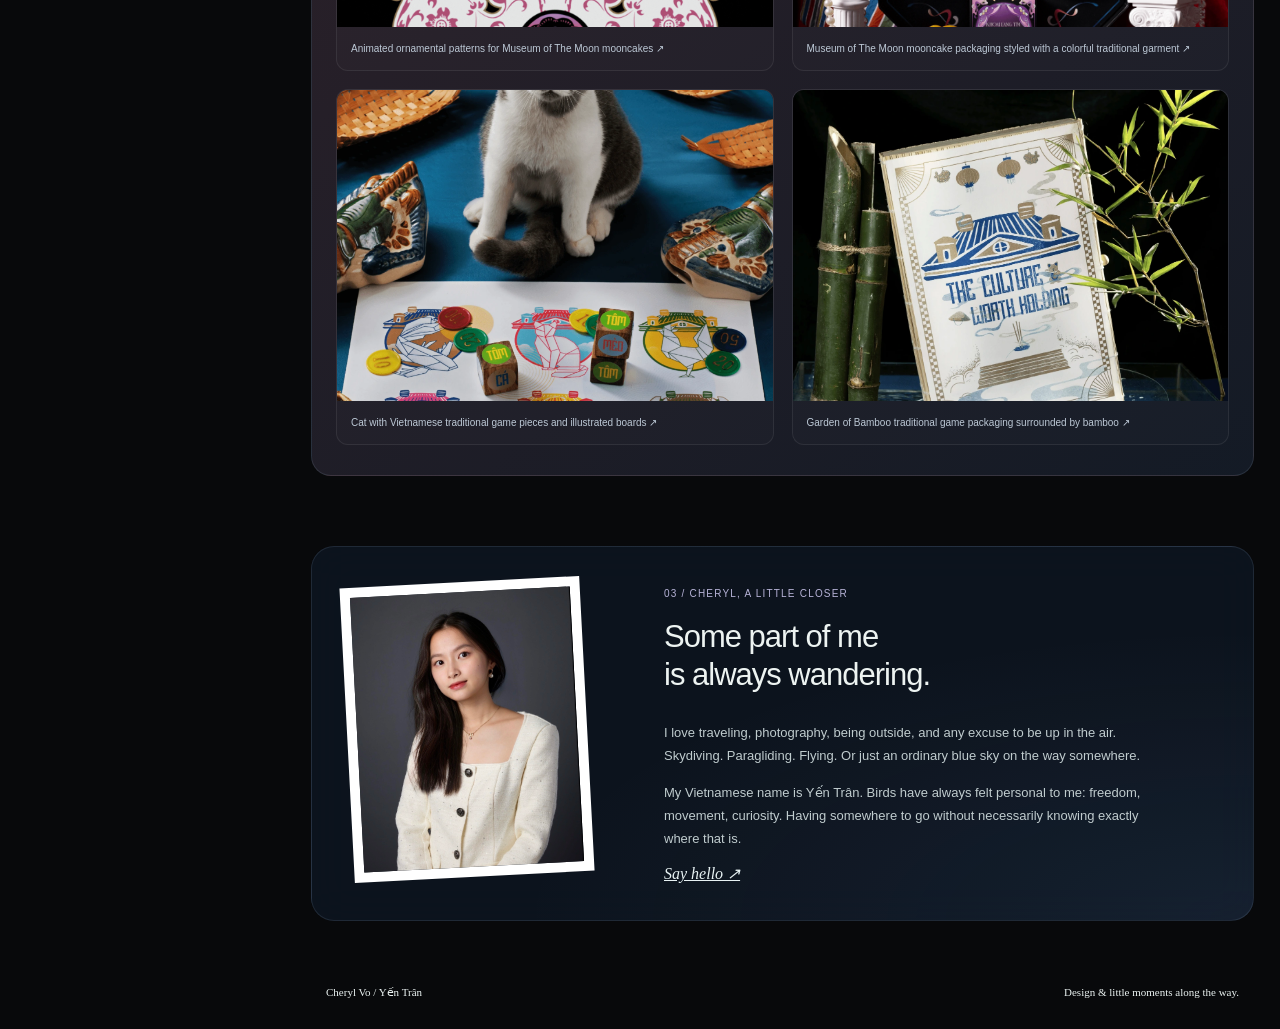
<file: index-before-editorial.html>
<!doctype html><html lang="en"><head><meta charset="utf-8"><meta name="viewport" content="width=device-width,initial-scale=1"><title>Cheryl Vo · Design & little curiosities</title><meta name="description" content="Cheryl Vo / Yến Trân — product design, photographs, and little curiosities."><link rel="icon" href="bird.png"><link rel="stylesheet" href="dashboard.css?v=sf-5"><link rel="stylesheet" href="sky-gallery.css?v=sf-5"><link rel="stylesheet" href="night-garden.css?v=sf-5"><link rel="stylesheet" href="journey.css?v=sf-5"><link rel="stylesheet" href="prismatic.css?v=3"><link rel="stylesheet" href="sidebar-spectrum.css?v=1"><link rel="stylesheet" href="nav-displays.css?v=3"><link rel="stylesheet" href="folders.css?v=2"><link rel="stylesheet" href="identity.css?v=1"></head><body><a class="skip" href="#main">Skip to projects</a><aside class="sidebar"><div class="profile"><a class="profile-name" href="#top">Cheryl Vo <span class="name-seal">Yến<br>Trân</span></a><p>Thoughtful digital experiences.<br>Always a little curious.</p><span class="current-role">Currently designing at Microsoft</span><a class="about-link" href="#about">A little about me ↗</a><div class="socials"><a href="mailto:cherylvostudio@gmail.com" aria-label="Email Cheryl">✉</a><a href="https://www.linkedin.com/in/tran-cheryl-vo/" target="_blank" rel="noopener" aria-label="Cheryl on LinkedIn">in</a><a href="projects/play.html" aria-label="Artwork">✳</a></div></div><nav aria-label="Project navigation"><a class="project-nav folder-nav" href="#project-microsoft"><span class="folder-tab" aria-hidden="true">01 / WORK</span><span class="project-icon" style="--accent:#6d8b9e"><img class="brand-logo brand-microsoft" src="brands/microsoft.svg" alt="" aria-hidden="true"></span><span><strong>Microsoft</strong><small>Windows 365</small></span><span class="nav-arrow">↗</span></a><a class="project-nav folder-nav" href="#project-vanguardai"><span class="folder-tab" aria-hidden="true">02 / WORK</span><span class="project-icon" style="--accent:#963a45"><img class="brand-logo brand-vanguardai" src="brands/vanguard.svg" alt="" aria-hidden="true"></span><span><strong>Vanguard AI</strong><small>From feedback to foresight</small></span><span class="nav-arrow">↗</span></a><a class="project-nav folder-nav" href="#project-disney"><span class="folder-tab" aria-hidden="true">03 / WORK</span><span class="project-icon" style="--accent:#847a9e"><img class="brand-logo brand-disney" src="brands/disney.png" alt="" aria-hidden="true"></span><span><strong>Disney</strong><small>Global magic, local meaning</small></span><span class="nav-arrow">↗</span></a><a class="project-nav folder-nav" href="#project-urban-outfiters"><span class="folder-tab" aria-hidden="true">04 / WORK</span><span class="project-icon" style="--accent:#7b8271"><img class="brand-logo brand-urban-outfiters" src="brands/urban.svg" alt="" aria-hidden="true"></span><span><strong>Urban Outfitters</strong><small>Designed for one hand</small></span><span class="nav-arrow">↗</span></a><a class="project-nav folder-nav" href="#project-atlas"><span class="folder-tab" aria-hidden="true">05 / WORK</span><span class="project-icon" style="--accent:#a57751"><img class="brand-logo brand-atlas" src="brands/yc.ico" alt="" aria-hidden="true"></span><span><strong>YC startups</strong><small>Atlas / Every reservation, connected</small></span><span class="nav-arrow">↗</span></a><div class="nav-extra"><div class="folder-divider"><span>PERSONAL FILES</span><span>03</span></div><a class="personal-folder folder-nav" href="#moments"><span class="folder-tab" aria-hidden="true">06 / MOMENTS</span><span class="personal-icon" aria-hidden="true">◩</span><span><strong>Little moments</strong><small>From my camera roll</small></span><span class="nav-arrow">↗</span></a><a class="personal-folder folder-nav" href="#experiments"><span class="folder-tab" aria-hidden="true">07 / EXPERIMENTS</span><span class="personal-icon" aria-hidden="true">✳</span><span><strong>What if?</strong><small>Questions & experiments</small></span><span class="nav-arrow">↗</span></a><a class="personal-folder folder-nav" href="#art"><span class="folder-tab" aria-hidden="true">08 / ART</span><span class="personal-icon" aria-hidden="true">✎</span><span><strong>Art & curiosities</strong><small>Things I make, just because</small></span><span class="nav-arrow">↗</span></a></div></nav><div class="sidebar-bottom"><span>usually looking up.</span><button class="motion" aria-pressed="false">Pause movement</button></div></aside><div class="dashboard-sky" aria-hidden="true"><div class="sky-blur"></div><div class="dot-field"></div><div class="light-sweep"></div><div class="ambient-particles"></div></div><main id="main"><header class="dashboard-intro" id="top"><div><span class="intro-number">01</span><span class="intro-greeting">xin chào.</span><h1>Design, with a little<br><em>room to wander.</em></h1></div><p>i’m cheryl / yến trân.<br>A designer, wanderer, and the person<br>who stops to photograph the sky.</p><svg class="intro-bird" viewBox="0 0 100 80" aria-hidden="true"><path d="M49 43Q25 5 4 16Q28 20 48 48L32 70 51 56 63 70 57 48Q80 22 96 27Q76 4 49 43Z"/></svg></header><div class="projects-stack" id="work"><section class="project-panel" id="project-microsoft" style="--accent:#6d8b9e"><header class="panel-heading"><span class="project-icon"><img class="brand-logo brand-microsoft" src="brands/microsoft.svg" alt="" aria-hidden="true"></span><div><h2>Microsoft</h2><p>Current role · Product design</p></div><a class="case-link" href="https://www.microsoft.com/en-us/windows-365" target="_blank" rel="noopener">Explore project ↗</a></header><div class="panel-visuals"><a class="visual-tile" href="https://www.microsoft.com/en-us/windows-365"><div class="visual-media"><div class="windows-mark"><img class="microsoft-feature-logo" src="brands/microsoft.svg" alt="Microsoft">Windows 365<small>Microsoft · Cloud PC</small></div><span class="tile-shimmer"></span></div><div class="tile-label"><strong>Windows 365</strong><span>Current role · Product design</span></div></a><div class="role-note"><span class="note-bird">⌁</span><p>Currently designing<br><em>what comes next.</em></p><small>My work at Microsoft</small></div></div></section><section class="project-panel" id="project-vanguardai" style="--accent:#963a45"><header class="panel-heading"><span class="project-icon"><img class="brand-logo brand-vanguardai" src="brands/vanguard.svg" alt="" aria-hidden="true"></span><div><h2>Vanguard AI</h2><p>AI · Enterprise design</p></div><a class="case-link" href="projects/vanguardai.html">Explore project ↗</a></header><div class="panel-visuals"><a class="visual-tile" href="projects/vanguardai.html"><div class="visual-media"><img src="media/vanguard-3DMTBPBV8hBIZ1xMZUvHyNkFls.png" alt="Vanguard AI project preview" loading="lazy"><span class="tile-shimmer"></span></div><div class="tile-label"><strong>From feedback to foresight</strong><span>AI · Enterprise design</span></div></a><div class="visual-tile video-tile"><div class="visual-media"><video muted loop playsinline preload="none" poster="media/vanguard-MsbYjae00xSFIJVTXgDFQCVaghs.png" aria-label="Vanguard AI interaction preview"><source src="media/vanguard-NJyoFwaVDnOOaUNgrKMckSdLss.mp4" type="video/mp4"></video><span class="tile-shimmer"></span><button class="video-toggle" aria-label="Play Vanguard AI preview">Play preview ↗</button></div><div class="tile-label"><strong>In motion</strong><span>Explore the interaction · hover or press play</span></div></div></div></section><section class="project-panel" id="project-disney" style="--accent:#847a9e"><header class="panel-heading"><span class="project-icon"><img class="brand-logo brand-disney" src="brands/disney.png" alt="" aria-hidden="true"></span><div><h2>Disney</h2><p>Visual design · Localization</p></div><a class="case-link" href="projects/disney.html">Explore project ↗</a></header><div class="panel-visuals"><a class="visual-tile" href="projects/disney.html"><div class="visual-media"><img src="media/disney-tAJzGwEdLK1WrsUK4IheE1jYPI.gif" alt="Disney project preview" loading="lazy"><span class="tile-shimmer"></span></div><div class="tile-label"><strong>Global magic, local meaning</strong><span>Visual design · Localization</span></div></a><div class="visual-tile video-tile"><div class="visual-media"><video muted loop playsinline preload="none" poster="media/disney-Jkt8BkJXT1FLNRJKFnpGTSDQUbE.jpg" aria-label="Disney interaction preview"><source src="media/disney-3kx66XriDZqCKGKSUv9qwbcUHI.mp4" type="video/mp4"></video><span class="tile-shimmer"></span><button class="video-toggle" aria-label="Play Disney preview">Play preview ↗</button></div><div class="tile-label"><strong>In motion</strong><span>Explore the interaction · hover or press play</span></div></div></div></section><section class="project-panel" id="project-urban-outfiters" style="--accent:#7b8271"><header class="panel-heading"><span class="project-icon"><img class="brand-logo brand-urban-outfiters" src="brands/urban.svg" alt="" aria-hidden="true"></span><div><h2>Urban Outfitters</h2><p>Enterprise tools · Interaction design</p></div><a class="case-link" href="projects/urban-outfiters.html">Explore project ↗</a></header><div class="panel-visuals"><a class="visual-tile" href="projects/urban-outfiters.html"><div class="visual-media"><img src="media/urban-141K7as21rwxnT14Pw1ySeJpx6M.webp" alt="Urban Outfitters project preview" loading="lazy"><span class="tile-shimmer"></span></div><div class="tile-label"><strong>Designed for one hand</strong><span>Enterprise tools · Interaction design</span></div></a><div class="visual-tile video-tile"><div class="visual-media"><video muted loop playsinline preload="none" poster="media/urban-0kRGXIO0njqwaC9RVJxkkQ8eld8.png" aria-label="Urban Outfitters interaction preview"><source src="media/urban-mZRHl57qSVl7zF1MZYPS7ZZVhk.mp4" type="video/mp4"></video><span class="tile-shimmer"></span><button class="video-toggle" aria-label="Play Urban Outfitters preview">Play preview ↗</button></div><div class="tile-label"><strong>In motion</strong><span>Explore the interaction · hover or press play</span></div></div></div></section><section class="project-panel" id="project-atlas" style="--accent:#a57751"><header class="panel-heading"><span class="project-icon"><img class="brand-logo brand-atlas" src="brands/yc.ico" alt="" aria-hidden="true"></span><div><h2>YC startups</h2><p class="atlas-byline"><img src="brands/atlas.svg" alt="Atlas"> Product design · Hospitality</p></div><a class="case-link" href="projects/atlas.html">Explore project ↗</a></header><div class="panel-visuals"><a class="visual-tile" href="projects/atlas.html"><div class="visual-media"><img src="media/atlas-JyOREEbCKqTXCHmhV8NvqBQKQ.png" alt="YC startups project preview" loading="lazy"><span class="tile-shimmer"></span></div><div class="tile-label"><strong>Atlas / Every reservation, connected</strong><span>Atlas · Product design · Hospitality</span></div></a><div class="visual-tile video-tile"><div class="visual-media"><video muted loop playsinline preload="none" poster="media/atlas-XLhM1kkfLFtU8q3mEkVnjsrK8.png" aria-label="YC startups interaction preview"><source src="media/atlas-0iT2xkOtIxeIx27zzp9OmDcPoTI.mp4" type="video/mp4"></video><span class="tile-shimmer"></span><button class="video-toggle" aria-label="Play YC startups preview">Play preview ↗</button></div><div class="tile-label"><strong>In motion</strong><span>Explore the interaction · hover or press play</span></div></div></div></section></div><section class="moments-panel" id="moments"><span class="section-kicker">02 / FROM MY CAMERA ROLL</span><h2>Little things I stopped for.</h2><div class="moment-grid"><button data-image="memory-2.jpg" data-caption="One more photo before we go. / San Francisco"><img src="memory-2.jpg" alt="Golden Gate Bridge framed by trees" loading="lazy"><span>one more photo before we go.</span></button><button data-image="memory-3.webp" data-caption="A very good place to pause."><img src="memory-3.webp" alt="Matcha at a café" loading="lazy"><span>a very good place to pause.</span></button><button data-image="portrait.webp" data-caption="Feeling small, in a good way."><img src="portrait.webp" alt="A waterfall beneath a blue sky" loading="lazy"><span>feeling small, in a good way.</span></button></div></section><section class="personal-file-panel" id="experiments"><header><span class="section-kicker">PERSONAL FILE / 07</span><h2>What if?</h2><p>Six experiments. A few questions worth asking.</p><a href="projects/whatif.html" class="case-link">Open the full collection ↗</a></header><div class="personal-previews whatif"><a href="projects/whatif.html" class="personal-preview"><img src="media/whatif-ZSnZ4acc09Drc5eHwyNrt0xpCok.png" alt="AI + ACCESSIBILITY project logo" loading="lazy"><span>AI + ACCESSIBILITY ↗</span></a><a href="projects/whatif.html" class="personal-preview"><img src="media/whatif-rgKgUnDyXuJ2b4yMPDs2WUz0ls.png" alt="AI + CONTENT CREATORS project logo" loading="lazy"><span>AI + CONTENT CREATORS ↗</span></a><a href="projects/whatif.html" class="personal-preview"><img src="media/whatif-Tr3dK1FrLvATSRMH1iYB41AWN0I.png" alt="AI + AGRICULTURE project logo" loading="lazy"><span>AI + AGRICULTURE ↗</span></a></div></section><section class="personal-file-panel" id="art"><header><span class="section-kicker">PERSONAL FILE / 08</span><h2>Art & curiosities.</h2><p>Things I make, just because.</p><a href="projects/play.html" class="case-link">Open the full collection ↗</a></header><div class="personal-previews play"><a href="projects/play.html" class="personal-preview"><img src="media/play-01-fwOynvvah8ISoav9vTWz7aQs.gif" alt="Animated ornamental patterns for Museum of The Moon mooncakes" loading="lazy"><span>Animated ornamental patterns for Museum of The Moon mooncakes ↗</span></a><a href="projects/play.html" class="personal-preview"><img src="media/play-02-vnbEhgRg9W5iHqtUiLdzcCqtX8.webp" alt="Museum of The Moon mooncake packaging styled with a colorful traditional garment" loading="lazy"><span>Museum of The Moon mooncake packaging styled with a colorful traditional garment ↗</span></a><a href="projects/play.html" class="personal-preview"><img src="media/play-03-y6gp0CccHzu5vJc0ibNDVqwoL4.webp" alt="Cat with Vietnamese traditional game pieces and illustrated boards" loading="lazy"><span>Cat with Vietnamese traditional game pieces and illustrated boards ↗</span></a><a href="projects/play.html" class="personal-preview"><img src="media/play-04-Fft3xWdAxrQdPCvJMh9STMrODwQ.webp" alt="Garden of Bamboo traditional game packaging surrounded by bamboo" loading="lazy"><span>Garden of Bamboo traditional game packaging surrounded by bamboo ↗</span></a></div></section><section class="about-panel" id="about"><img src="memory-1.jpg" alt="Cheryl Vo" loading="lazy"><div><span class="section-kicker">03 / CHERYL, A LITTLE CLOSER</span><h2>Some part of me<br>is always wandering.</h2><p>I love traveling, photography, being outside, and any excuse to be up in the air. Skydiving. Paragliding. Flying. Or just an ordinary blue sky on the way somewhere.</p><p>My Vietnamese name is Yến Trân. Birds have always felt personal to me: freedom, movement, curiosity. Having somewhere to go without necessarily knowing exactly where that is.</p><a href="mailto:cherylvostudio@gmail.com">Say hello ↗</a></div></section><footer>Cheryl Vo / Yến Trân <span>Design & little moments along the way.</span></footer></main><dialog class="photo-dialog"><button class="dialog-close">Close ×</button><img alt=""><p></p></dialog><script src="dashboard.js?v=folders-3"></script><script src="scroll-depth.js"></script><script type="module" src="sky-gallery.js?v=identity-6"></script><script src="sidebar-spectrum.js?v=right-2"></script><script src="pixel-atmosphere.js"></script><script src="folders.js?v=3"></script></body></html>
</file>
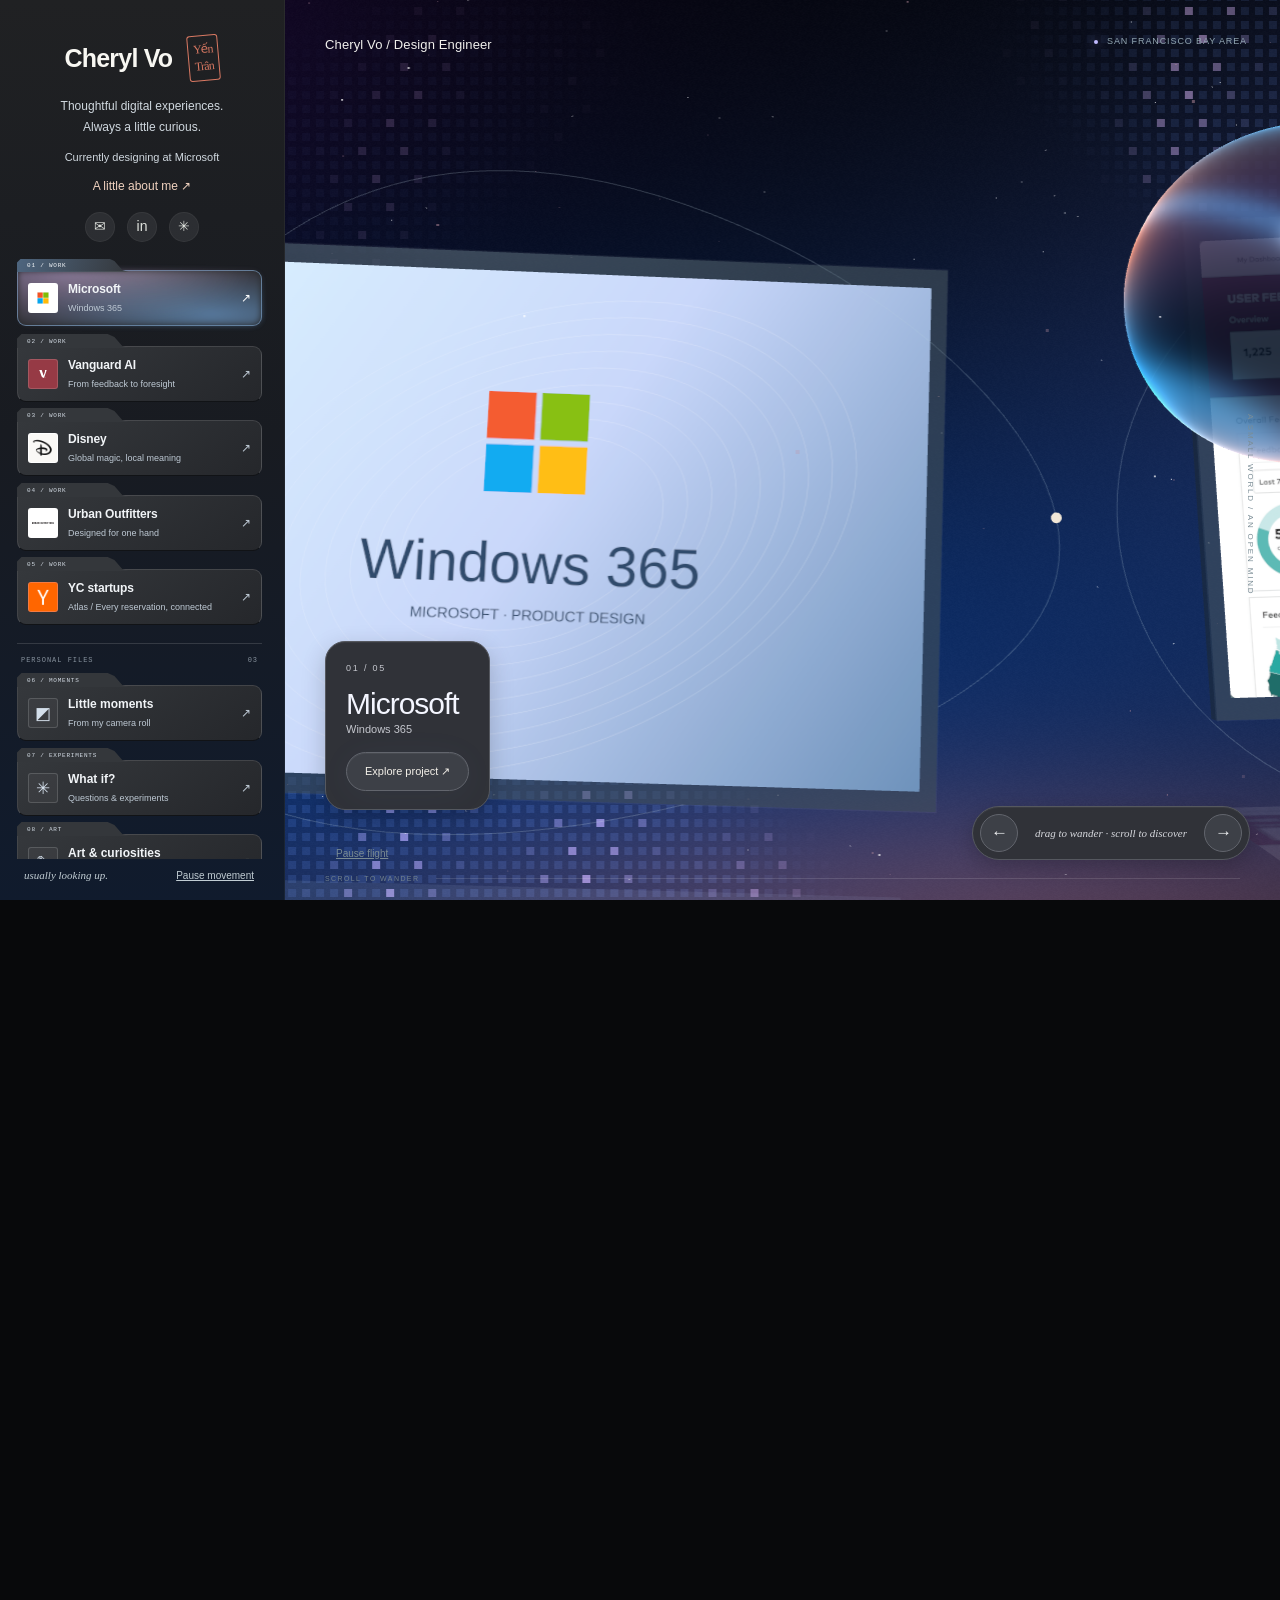
<file: index-before-hotpot.html>
<!doctype html><html lang="en"><head><meta charset="utf-8"><meta name="viewport" content="width=device-width,initial-scale=1"><title>Cheryl Vo · Design & little curiosities</title><meta name="description" content="Cheryl Vo / Yến Trân — product design, photographs, and little curiosities."><link rel="icon" href="bird.png"><link rel="stylesheet" href="dashboard.css?v=sf-5"><link rel="stylesheet" href="sky-gallery.css?v=sf-5"><link rel="stylesheet" href="night-garden.css?v=sf-5"><link rel="stylesheet" href="journey.css?v=sf-5"><link rel="stylesheet" href="prismatic.css?v=3"><link rel="stylesheet" href="sidebar-spectrum.css?v=1"><link rel="stylesheet" href="nav-displays.css?v=3"><link rel="stylesheet" href="folders.css?v=2"><link rel="stylesheet" href="identity.css?v=1"><link rel="stylesheet" href="folder-states.css?v=1"><link rel="stylesheet" href="tactile-cards.css?v=4"></head><body><a class="skip" href="#main">Skip to projects</a><aside class="sidebar"><div class="profile"><a class="profile-name" href="#top">Cheryl Vo <span class="name-seal">Yến<br>Trân</span></a><p>Thoughtful digital experiences.<br>Always a little curious.</p><span class="current-role">Currently designing at Microsoft</span><a class="about-link" href="#about">A little about me ↗</a><div class="socials"><a href="mailto:cherylvostudio@gmail.com" aria-label="Email Cheryl">✉</a><a href="https://www.linkedin.com/in/tran-cheryl-vo/" target="_blank" rel="noopener" aria-label="Cheryl on LinkedIn">in</a><a href="projects/play.html" aria-label="Artwork">✳</a></div></div><nav aria-label="Project navigation"><a class="project-nav folder-nav" href="#project-microsoft"><span class="folder-tab" aria-hidden="true">01 / WORK</span><span class="project-icon" style="--accent:#6d8b9e"><img class="brand-logo brand-microsoft" src="brands/microsoft.svg" alt="" aria-hidden="true"></span><span><strong>Microsoft</strong><small>Windows 365</small></span><span class="nav-arrow">↗</span></a><a class="project-nav folder-nav" href="#project-vanguardai"><span class="folder-tab" aria-hidden="true">02 / WORK</span><span class="project-icon" style="--accent:#963a45"><img class="brand-logo brand-vanguardai" src="brands/vanguard.svg" alt="" aria-hidden="true"></span><span><strong>Vanguard AI</strong><small>From feedback to foresight</small></span><span class="nav-arrow">↗</span></a><a class="project-nav folder-nav" href="#project-disney"><span class="folder-tab" aria-hidden="true">03 / WORK</span><span class="project-icon" style="--accent:#847a9e"><img class="brand-logo brand-disney" src="brands/disney.png" alt="" aria-hidden="true"></span><span><strong>Disney</strong><small>Global magic, local meaning</small></span><span class="nav-arrow">↗</span></a><a class="project-nav folder-nav" href="#project-urban-outfiters"><span class="folder-tab" aria-hidden="true">04 / WORK</span><span class="project-icon" style="--accent:#7b8271"><img class="brand-logo brand-urban-outfiters" src="brands/urban.svg" alt="" aria-hidden="true"></span><span><strong>Urban Outfitters</strong><small>Designed for one hand</small></span><span class="nav-arrow">↗</span></a><a class="project-nav folder-nav" href="#project-atlas"><span class="folder-tab" aria-hidden="true">05 / WORK</span><span class="project-icon" style="--accent:#a57751"><img class="brand-logo brand-atlas" src="brands/yc.ico" alt="" aria-hidden="true"></span><span><strong>YC startups</strong><small>Atlas / Every reservation, connected</small></span><span class="nav-arrow">↗</span></a><div class="nav-extra"><div class="folder-divider"><span>PERSONAL FILES</span><span>03</span></div><a class="personal-folder folder-nav" href="#moments"><span class="folder-tab" aria-hidden="true">06 / MOMENTS</span><span class="personal-icon" aria-hidden="true">◩</span><span><strong>Little moments</strong><small>From my camera roll</small></span><span class="nav-arrow">↗</span></a><a class="personal-folder folder-nav" href="#experiments"><span class="folder-tab" aria-hidden="true">07 / EXPERIMENTS</span><span class="personal-icon" aria-hidden="true">✳</span><span><strong>What if?</strong><small>Questions & experiments</small></span><span class="nav-arrow">↗</span></a><a class="personal-folder folder-nav" href="#art"><span class="folder-tab" aria-hidden="true">08 / ART</span><span class="personal-icon" aria-hidden="true">✎</span><span><strong>Art & curiosities</strong><small>Things I make, just because</small></span><span class="nav-arrow">↗</span></a></div></nav><div class="sidebar-bottom"><span>usually looking up.</span><button class="motion" aria-pressed="false">Pause movement</button></div></aside><div class="dashboard-sky" aria-hidden="true"><div class="sky-blur"></div><div class="dot-field"></div><div class="light-sweep"></div><div class="ambient-particles"></div></div><main id="main"><header class="dashboard-intro" id="top"><div><span class="intro-number">01</span><span class="intro-greeting">xin chào.</span><h1>Design, with a little<br><em>room to wander.</em></h1></div><p>i’m cheryl / yến trân.<br>A designer, wanderer, and the person<br>who stops to photograph the sky.</p><svg class="intro-bird" viewBox="0 0 100 80" aria-hidden="true"><path d="M49 43Q25 5 4 16Q28 20 48 48L32 70 51 56 63 70 57 48Q80 22 96 27Q76 4 49 43Z"/></svg></header></main><dialog class="photo-dialog"><button class="dialog-close">Close ×</button><img alt=""><p></p></dialog><script src="dashboard.js?v=gallery-only-4"></script><script type="module" src="sky-gallery.js?v=identity-6"></script><script src="sidebar-spectrum.js?v=right-2"></script><script src="pixel-atmosphere.js"></script><script src="folders.js?v=3"></script><script src="tactile-cards.js"></script></body></html>
</file>
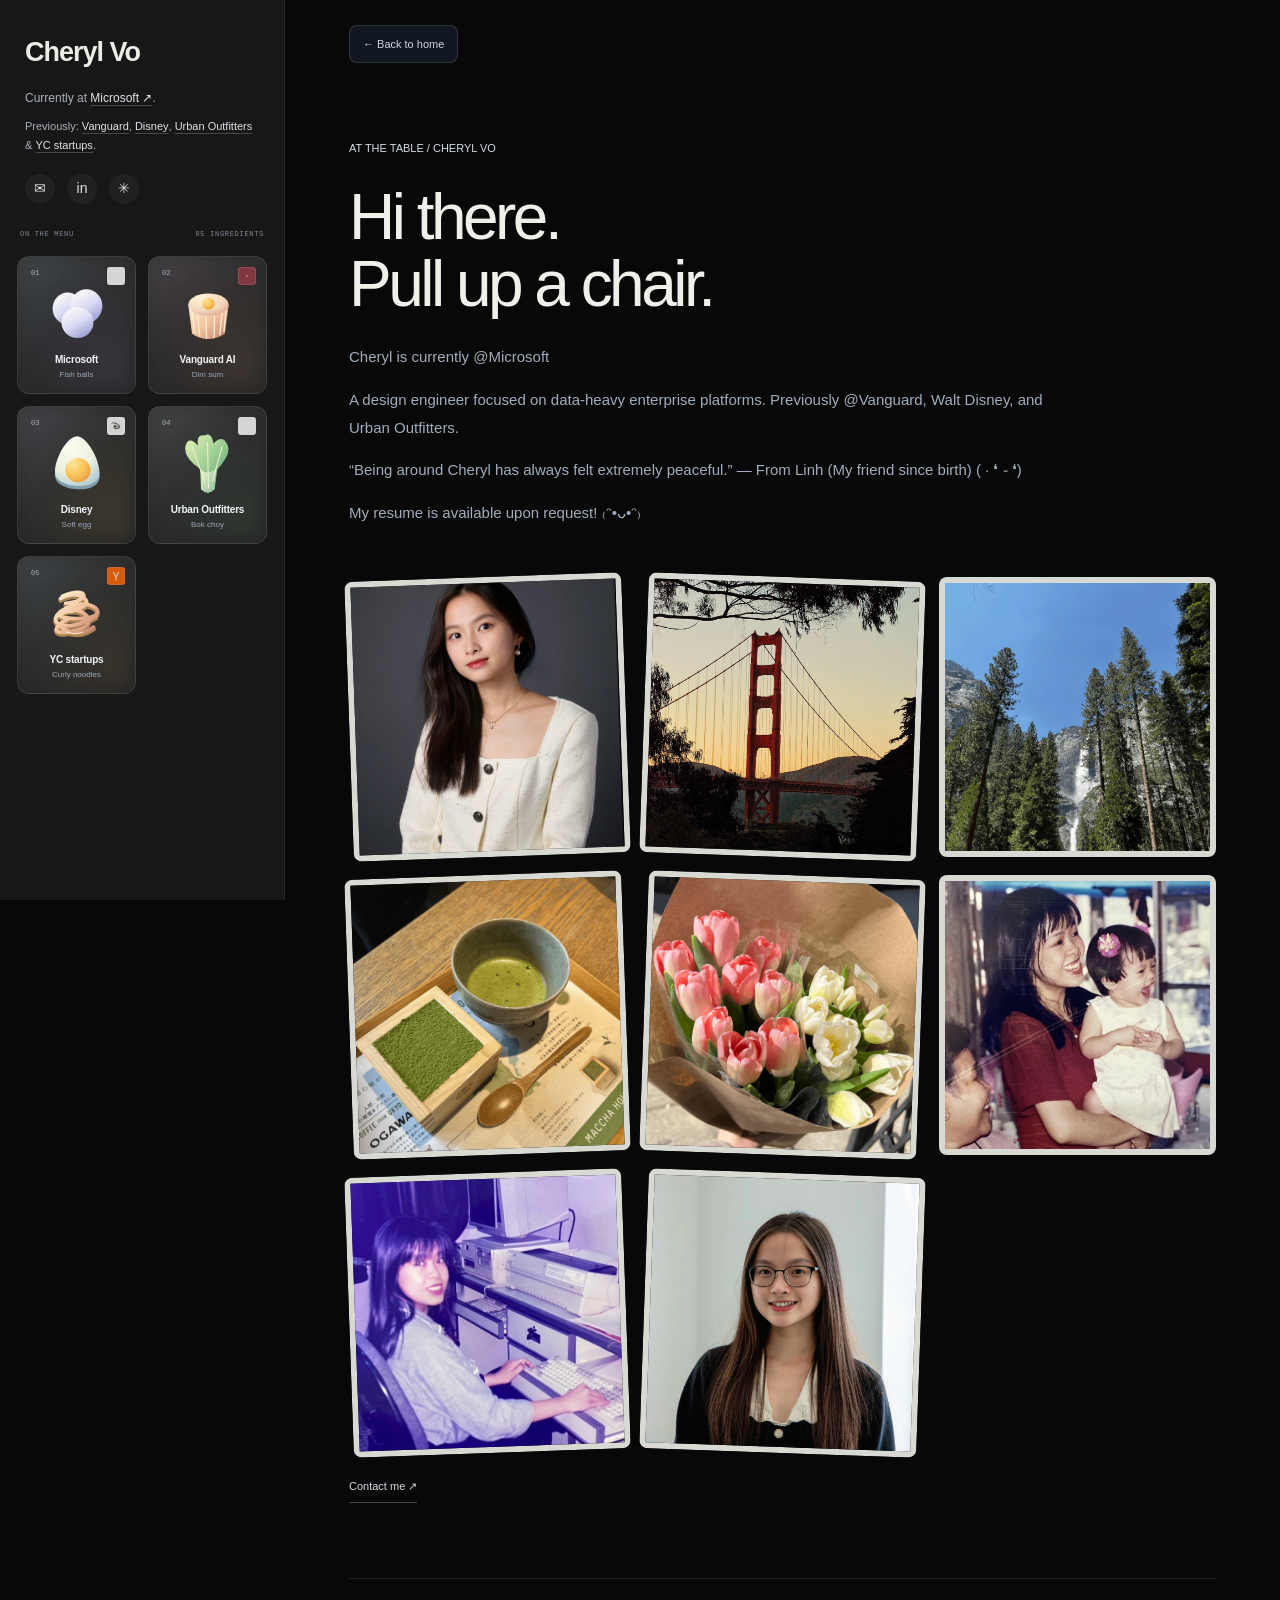
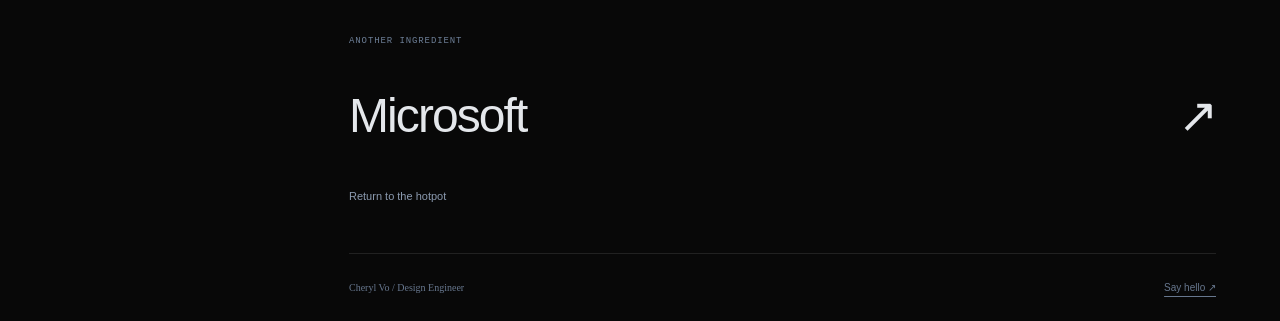
<file: projects/about.html>
<!doctype html><html lang="en"><head><meta charset="utf-8"><meta name="viewport" content="width=device-width,initial-scale=1"><title>About Cheryl — Cheryl Vo</title><link rel="icon" href="../bird.png"><link rel="stylesheet" href="../dashboard.css?v=sf-5"><link rel="stylesheet" href="../night-garden.css?v=sf-5"><link rel="stylesheet" href="../nav-displays.css?v=3"><link rel="stylesheet" href="../folders.css?v=2"><link rel="stylesheet" href="../folder-states.css?v=1"><link rel="stylesheet" href="../tactile-cards.css?v=4"><link rel="stylesheet" href="../ingredient-menu.css?v=illustrated-7"><link rel="stylesheet" href="../case-study.css"><link rel="stylesheet" href="../hotpot-case.css?v=clear-4"><link rel="stylesheet" href="../neutral-background.css?v=1"></head><body style="--course-accent:#c0d1c3"><a class="skip" href="#case-content">Skip to case study</a><aside class="sidebar"><div class="profile"><a class="profile-name" href="../index.html">Cheryl Vo </a><p class="profile-history">Currently at <a href="https://www.microsoft.com/en-us/windows-365" target="_blank" rel="noopener">Microsoft ↗</a>.<br><span>Previously: <a href="vanguardai.html">Vanguard</a>, <a href="disney.html">Disney</a>, <a href="urban-outfiters.html">Urban Outfitters</a> &amp; <a href="atlas.html">YC startups</a>.</span></p><div class="socials"><a href="mailto:cherylvostudio@gmail.com" aria-label="Email Cheryl">✉</a><a href="https://www.linkedin.com/in/tran-cheryl-vo/" target="_blank" rel="noopener" aria-label="Cheryl on LinkedIn">in</a><a href="play.html" aria-label="Artwork">✳</a></div></div><nav aria-label="Project navigation"><div class="menu-heading"><span>ON THE MENU</span><span>05 INGREDIENTS</span></div><div class="ingredient-menu"><a class="project-nav folder-nav" href="microsoft.html"><span class="menu-number">01</span><img class="menu-food food-0" src="../ingredients/0.svg" alt="" aria-hidden="true"><span class="project-icon" style="--accent:#6d8b9e"><img class="brand-logo brand-microsoft" src="../brands/microsoft.svg" alt="" aria-hidden="true"></span><span><strong>Microsoft</strong><small>Fish balls</small></span><span class="nav-arrow">↗</span></a><a class="project-nav folder-nav" href="vanguardai.html"><span class="menu-number">02</span><img class="menu-food food-1" src="../ingredients/1.svg" alt="" aria-hidden="true"><span class="project-icon" style="--accent:#963a45"><img class="brand-logo brand-vanguardai" src="../brands/vanguard.svg" alt="" aria-hidden="true"></span><span><strong>Vanguard AI</strong><small>Dim sum</small></span><span class="nav-arrow">↗</span></a><a class="project-nav folder-nav" href="disney.html"><span class="menu-number">03</span><img class="menu-food food-2" src="../ingredients/2.svg" alt="" aria-hidden="true"><span class="project-icon" style="--accent:#847a9e"><img class="brand-logo brand-disney" src="../brands/disney.png" alt="" aria-hidden="true"></span><span><strong>Disney</strong><small>Soft egg</small></span><span class="nav-arrow">↗</span></a><a class="project-nav folder-nav" href="urban-outfiters.html"><span class="menu-number">04</span><img class="menu-food food-3" src="../ingredients/3.svg" alt="" aria-hidden="true"><span class="project-icon" style="--accent:#7b8271"><img class="brand-logo brand-urban-outfiters" src="../brands/urban.svg" alt="" aria-hidden="true"></span><span><strong>Urban Outfitters</strong><small>Bok choy</small></span><span class="nav-arrow">↗</span></a><a class="project-nav folder-nav" href="atlas.html"><span class="menu-number">05</span><img class="menu-food food-4" src="../ingredients/4.svg" alt="" aria-hidden="true"><span class="project-icon" style="--accent:#a57751"><img class="brand-logo brand-atlas" src="../brands/yc.ico" alt="" aria-hidden="true"></span><span><strong>YC startups</strong><small>Curly noodles</small></span><span class="nav-arrow">↗</span></a></div></nav></aside><div class="reading-progress" aria-hidden="true"></div><main id="case-content"><a class="case-home-link" href="../index.html">← Back to home</a><section class="about-opening"><span class="course-badge">AT THE TABLE / CHERYL VO</span><h1>Hi there.<br>Pull up a chair.</h1><p>Cheryl is currently @Microsoft</p><p>A design engineer focused on data-heavy enterprise platforms. Previously @Vanguard, Walt Disney, and Urban Outfitters.</p><p>“Being around Cheryl has always felt extremely peaceful.” — From Linh (My friend since birth) ( · ❛ ֊ ❛)</p><p>My resume is available upon request! ₍ᵔ•ᴗ•ᵔ₎</p></section><div class="about-photo-grid"><figure><button class="image-expand"><img src="../media/about-KoG7OlLBy6QovKJUhdu1xBxiqM.jpg" alt="Cheryl’s personal photograph" loading="lazy"></button></figure><figure><button class="image-expand"><img src="../media/about-ThHRqWtPOGOrmGiI2v8q4D7kLY.jpg" alt="Cheryl’s personal photograph" loading="lazy"></button></figure><figure><button class="image-expand"><img src="../media/about-HgFDEOUpoQR6WxD0ZgypA74ovAY.webp" alt="Cheryl’s personal photograph" loading="lazy"></button></figure><figure><button class="image-expand"><img src="../media/about-caKVW996veaTPowtUM6DA3k9YE.webp" alt="Cheryl’s personal photograph" loading="lazy"></button></figure><figure><button class="image-expand"><img src="../media/about-we9D9cYSzM0yUhFnLYzC8XiC8T4.png" alt="Cheryl’s personal photograph" loading="lazy"></button></figure><figure><button class="image-expand"><img src="../media/about-GoAZlqFZzIqx34c7P9QZTtrrCU.jpg" alt="Cheryl’s personal photograph" loading="lazy"></button></figure><figure><button class="image-expand"><img src="../media/about-4Qnz3JNUFy0b1ME9hI50VrD5ioA.jpg" alt="Cheryl’s personal photograph" loading="lazy"></button></figure><figure><button class="image-expand"><img src="../media/about-ILqbwTb9teyRl3ZFNsKaQZPQk.jpg" alt="Cheryl’s personal photograph" loading="lazy"></button></figure></div><a href="mailto:cherylvostudio@gmail.com" class="story-enter">Contact me ↗</a><section class="next-ingredient"><span>ANOTHER INGREDIENT</span><a href="microsoft.html">Microsoft <span>↗</span></a><a class="return-pot" href="../index.html">Return to the hotpot</a></section><footer><span>Cheryl Vo / Design Engineer</span><a href="mailto:cherylvostudio@gmail.com">Say hello ↗</a></footer></main><dialog aria-label="Project image"><button class="close" aria-label="Close enlarged image">Close ×</button><img alt=""></dialog><script src="../case-study.js"></script><script src="../hotpot-case.js"></script><script src="../tactile-cards.js"></script></body></html>
</file>
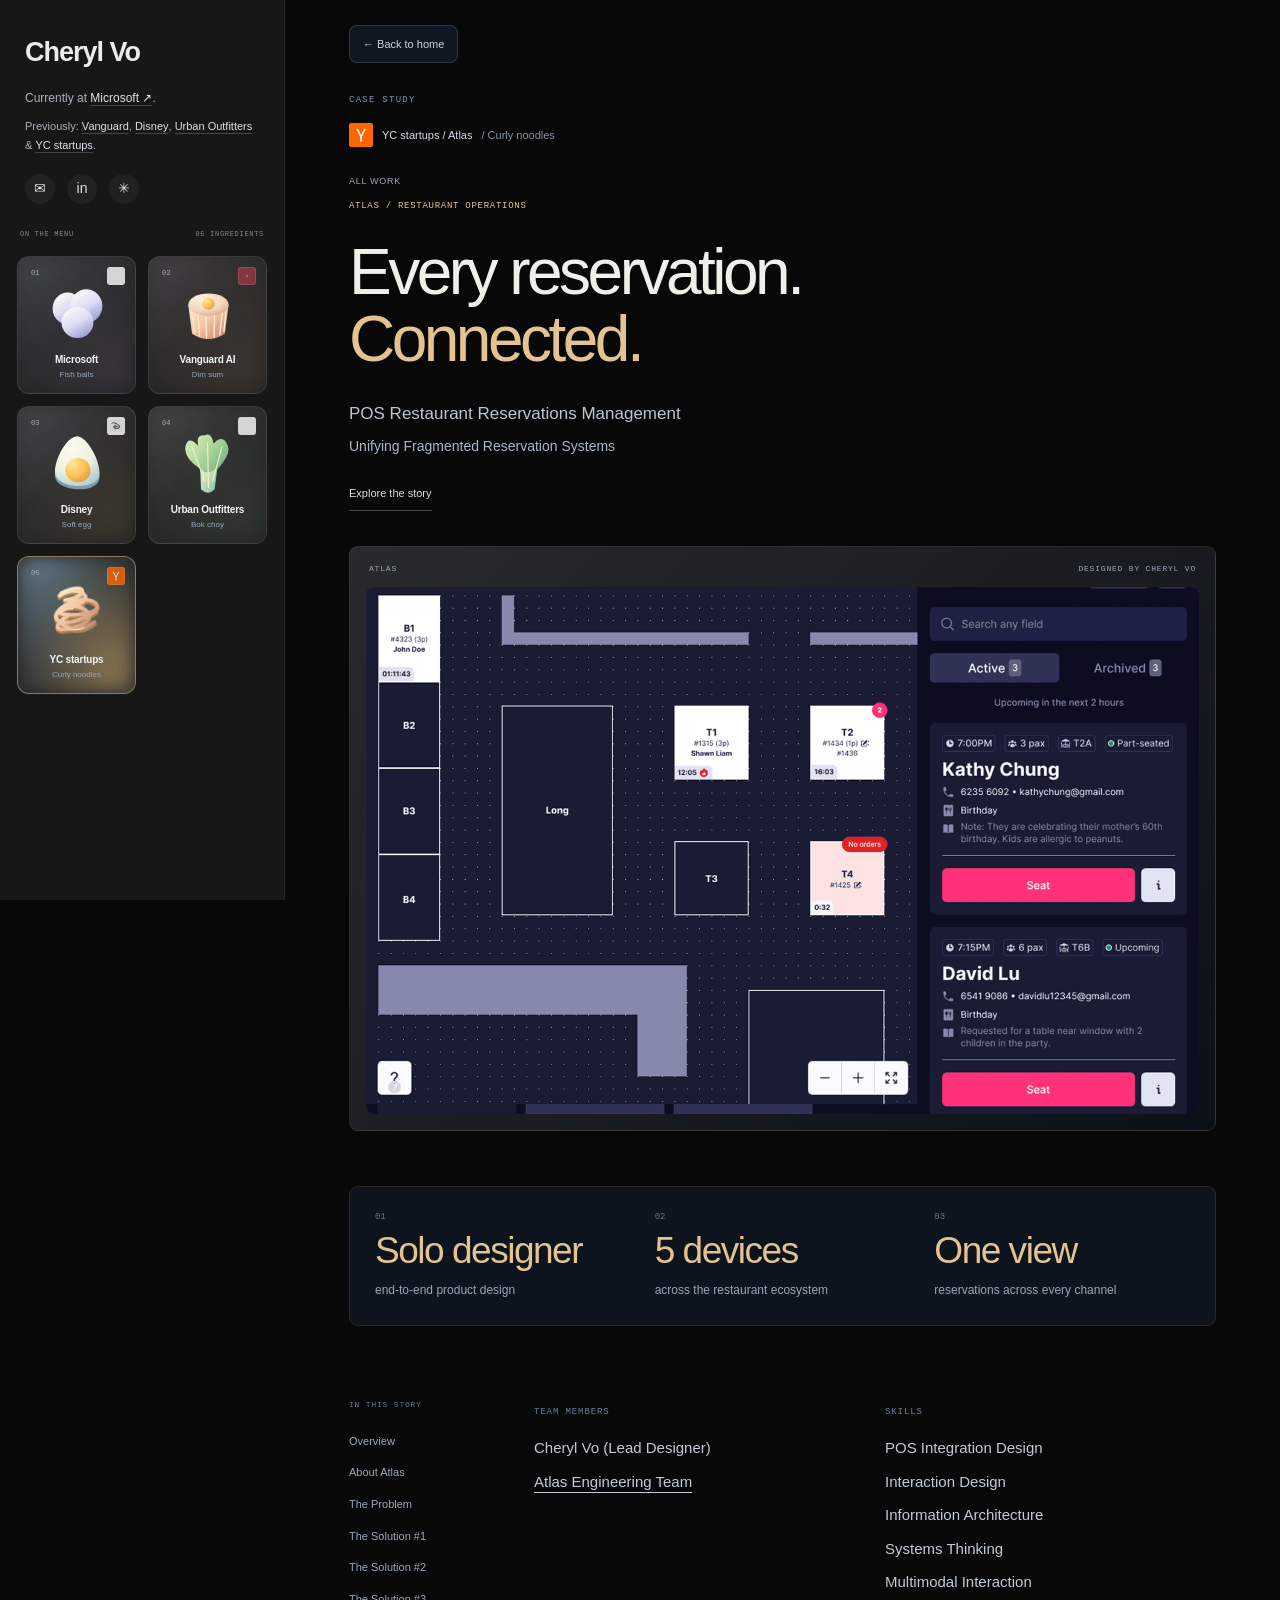
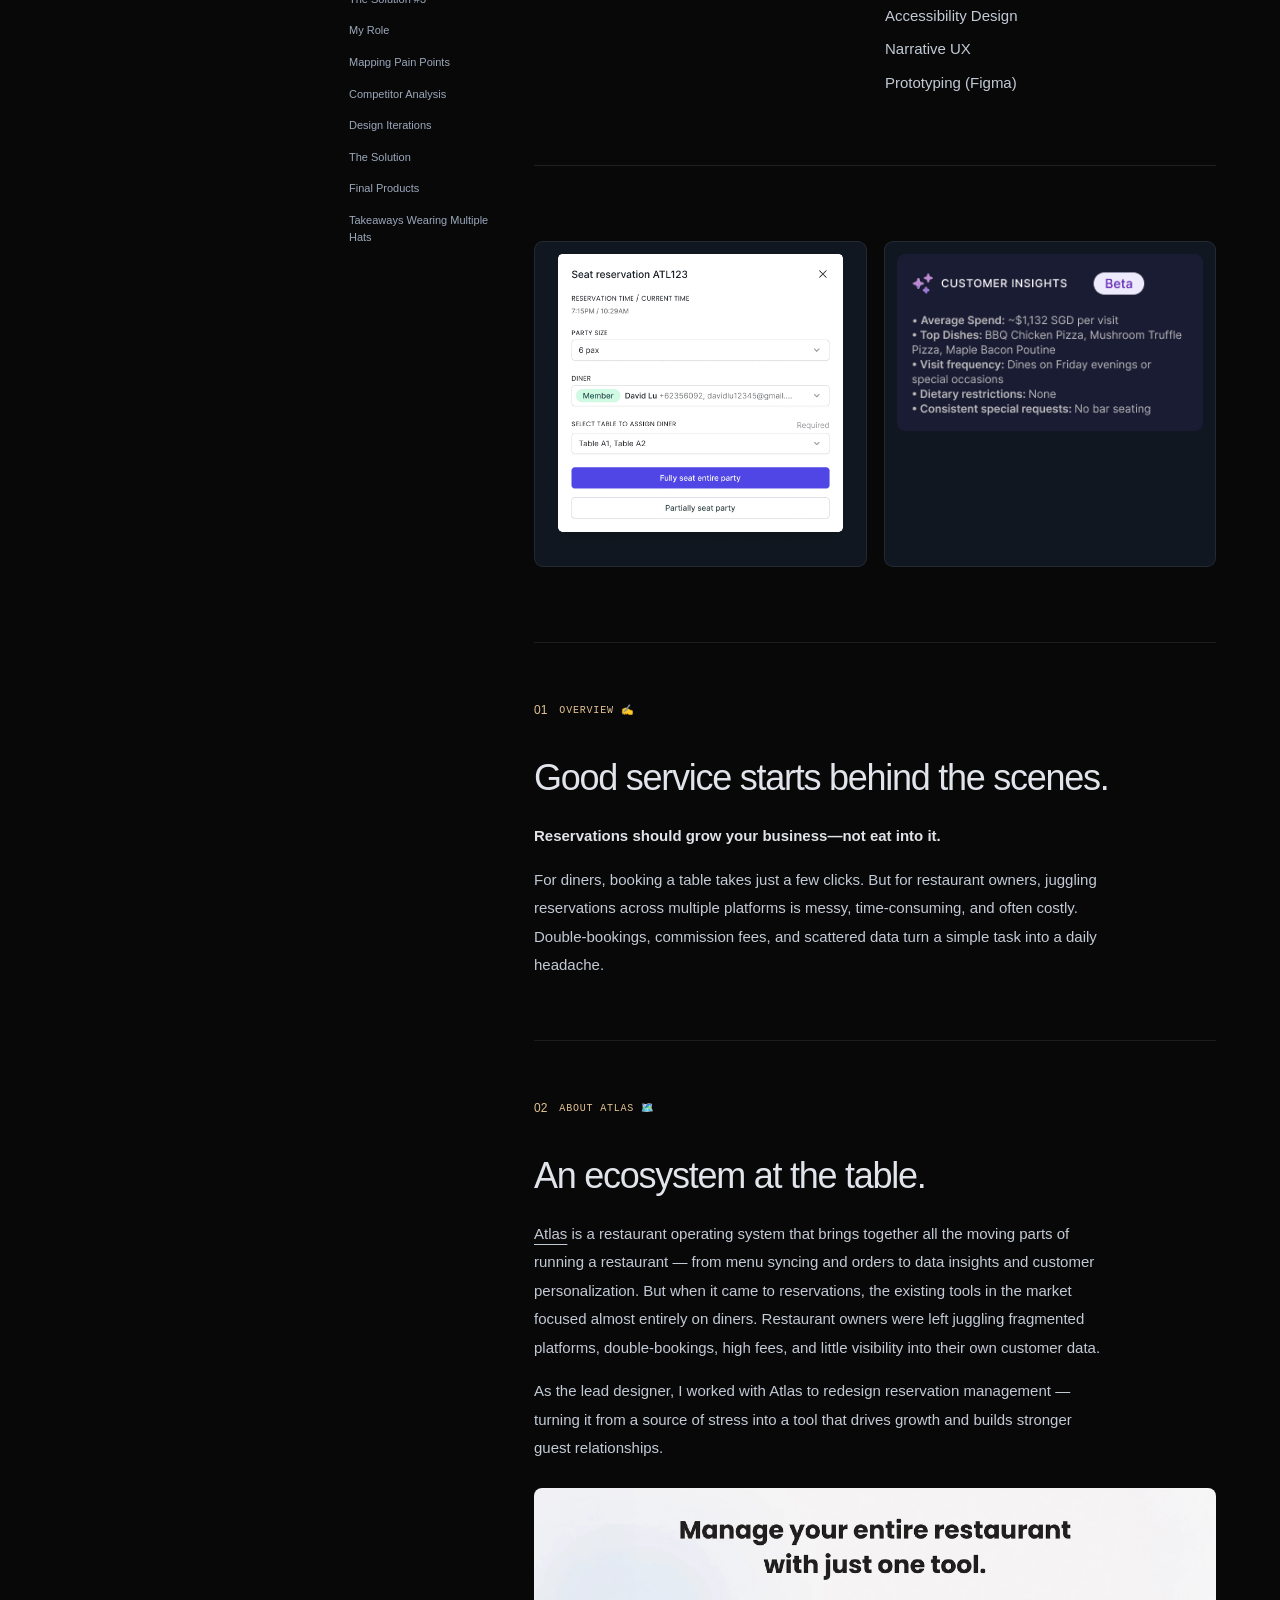
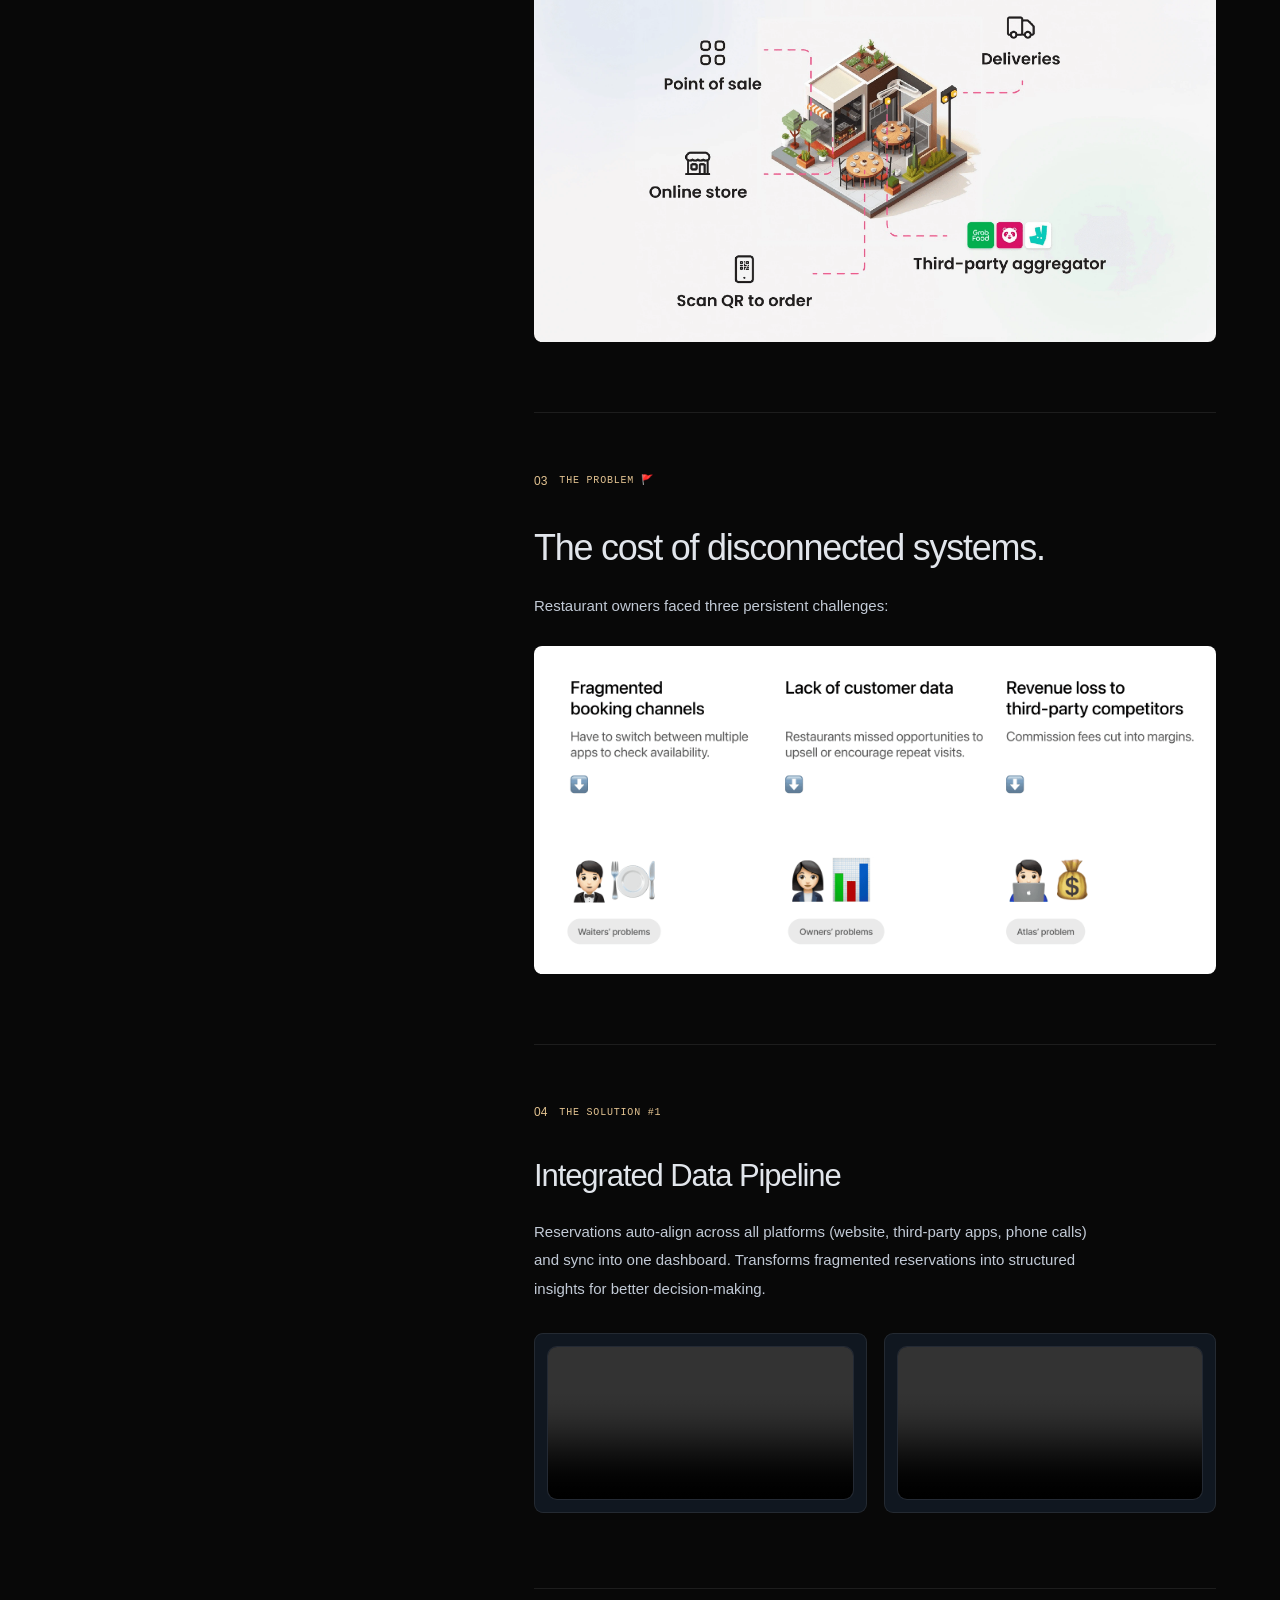
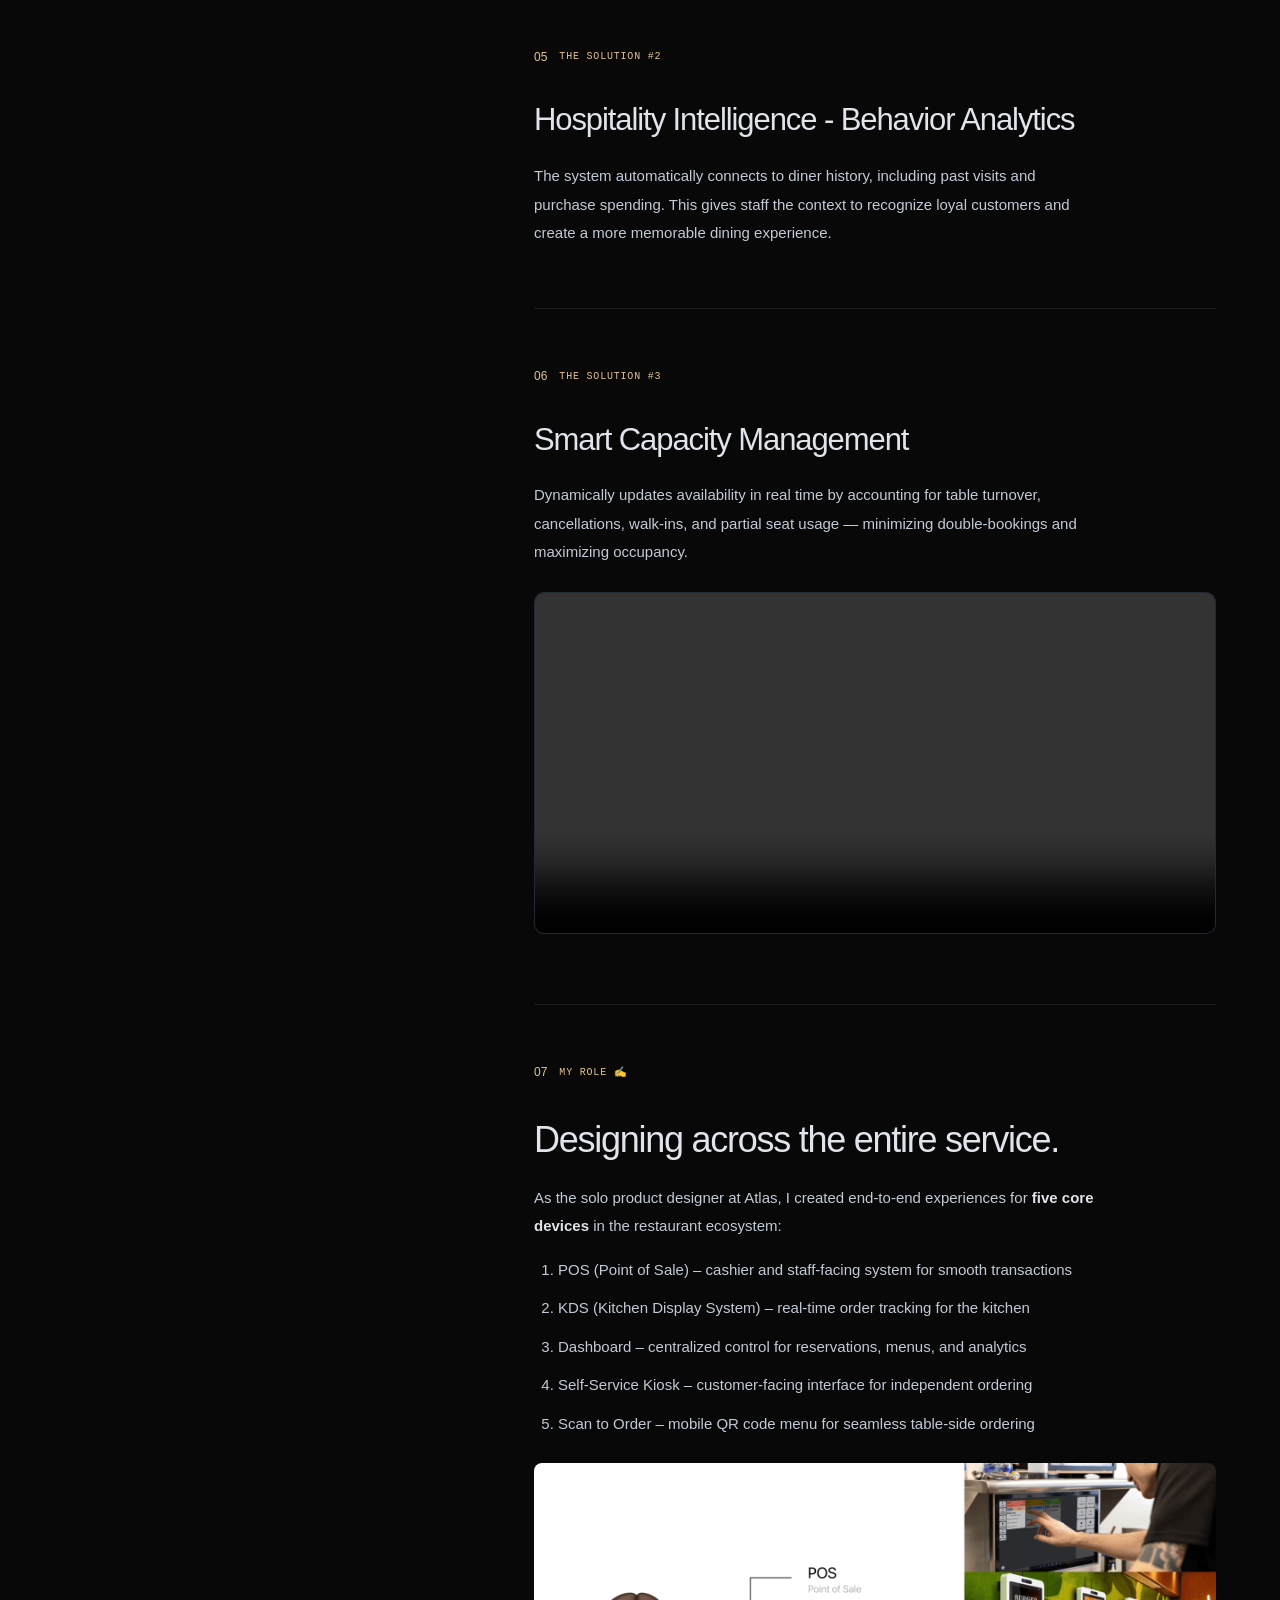
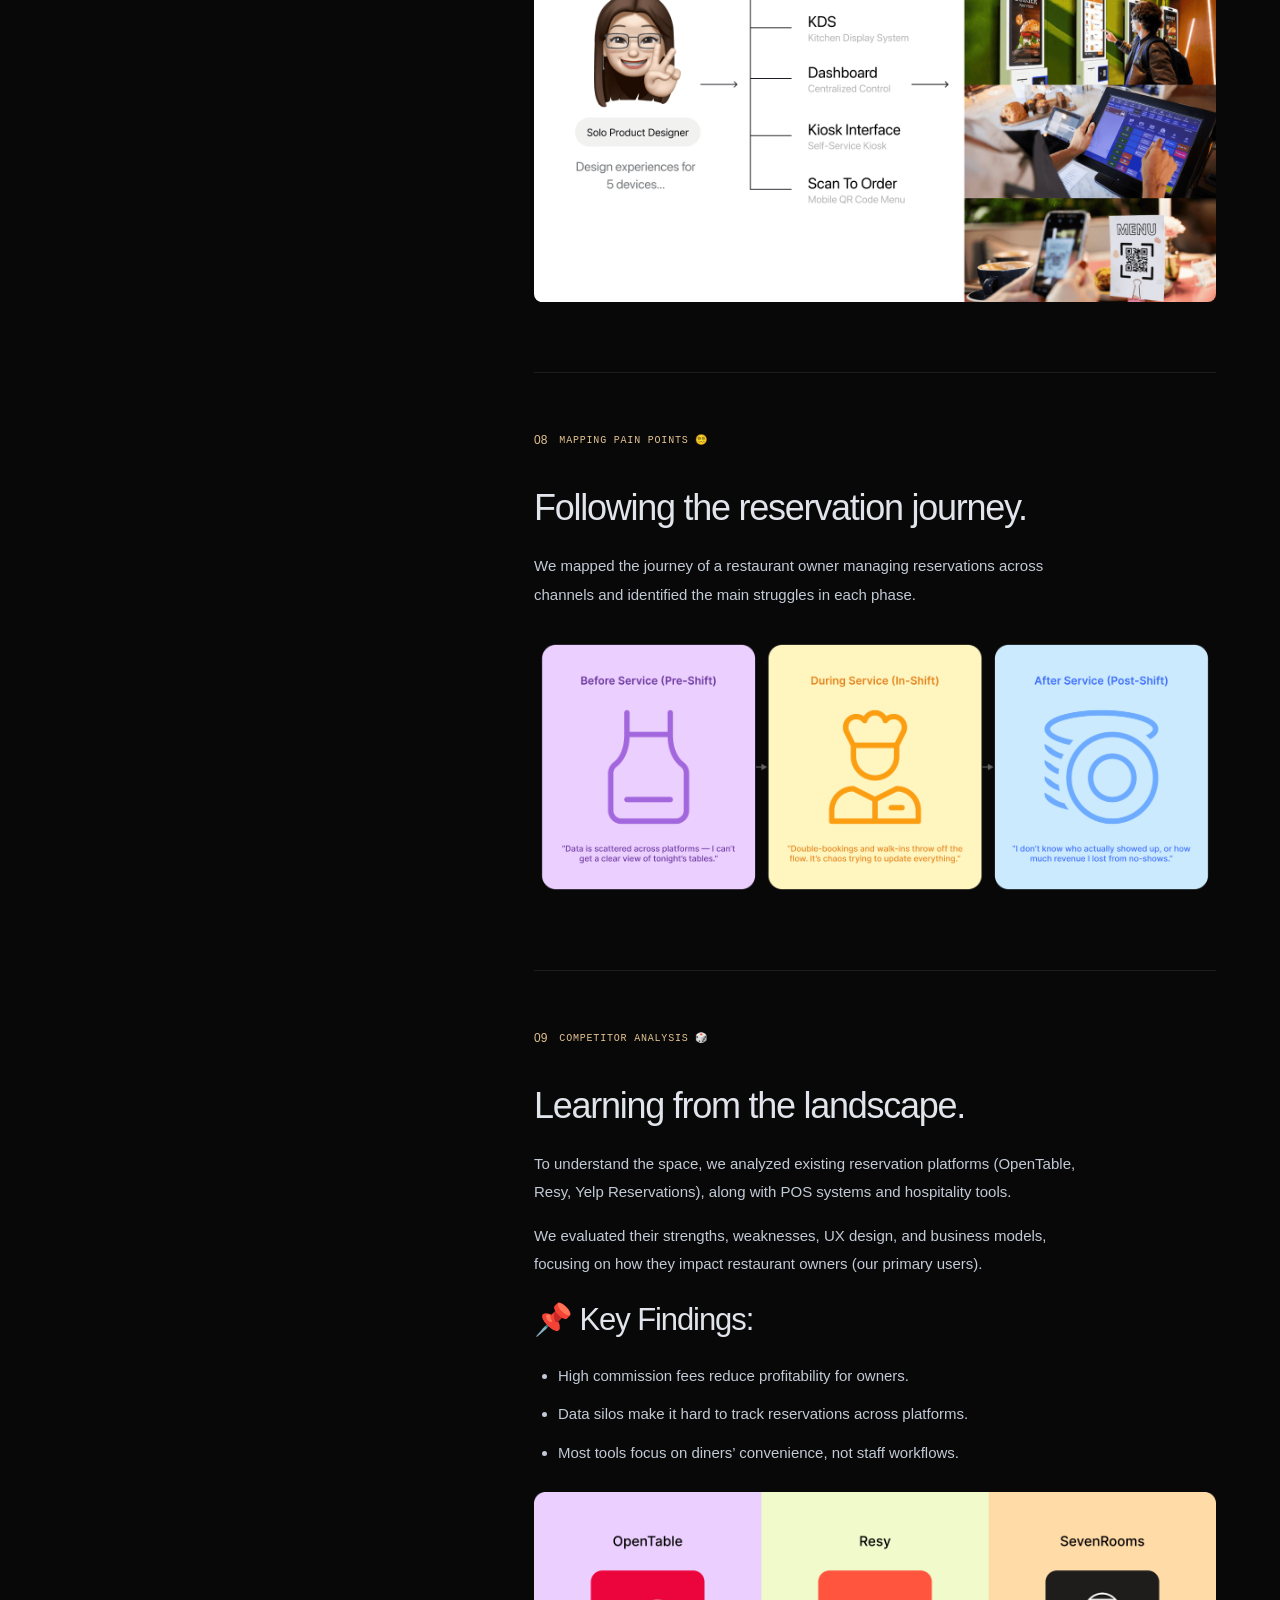
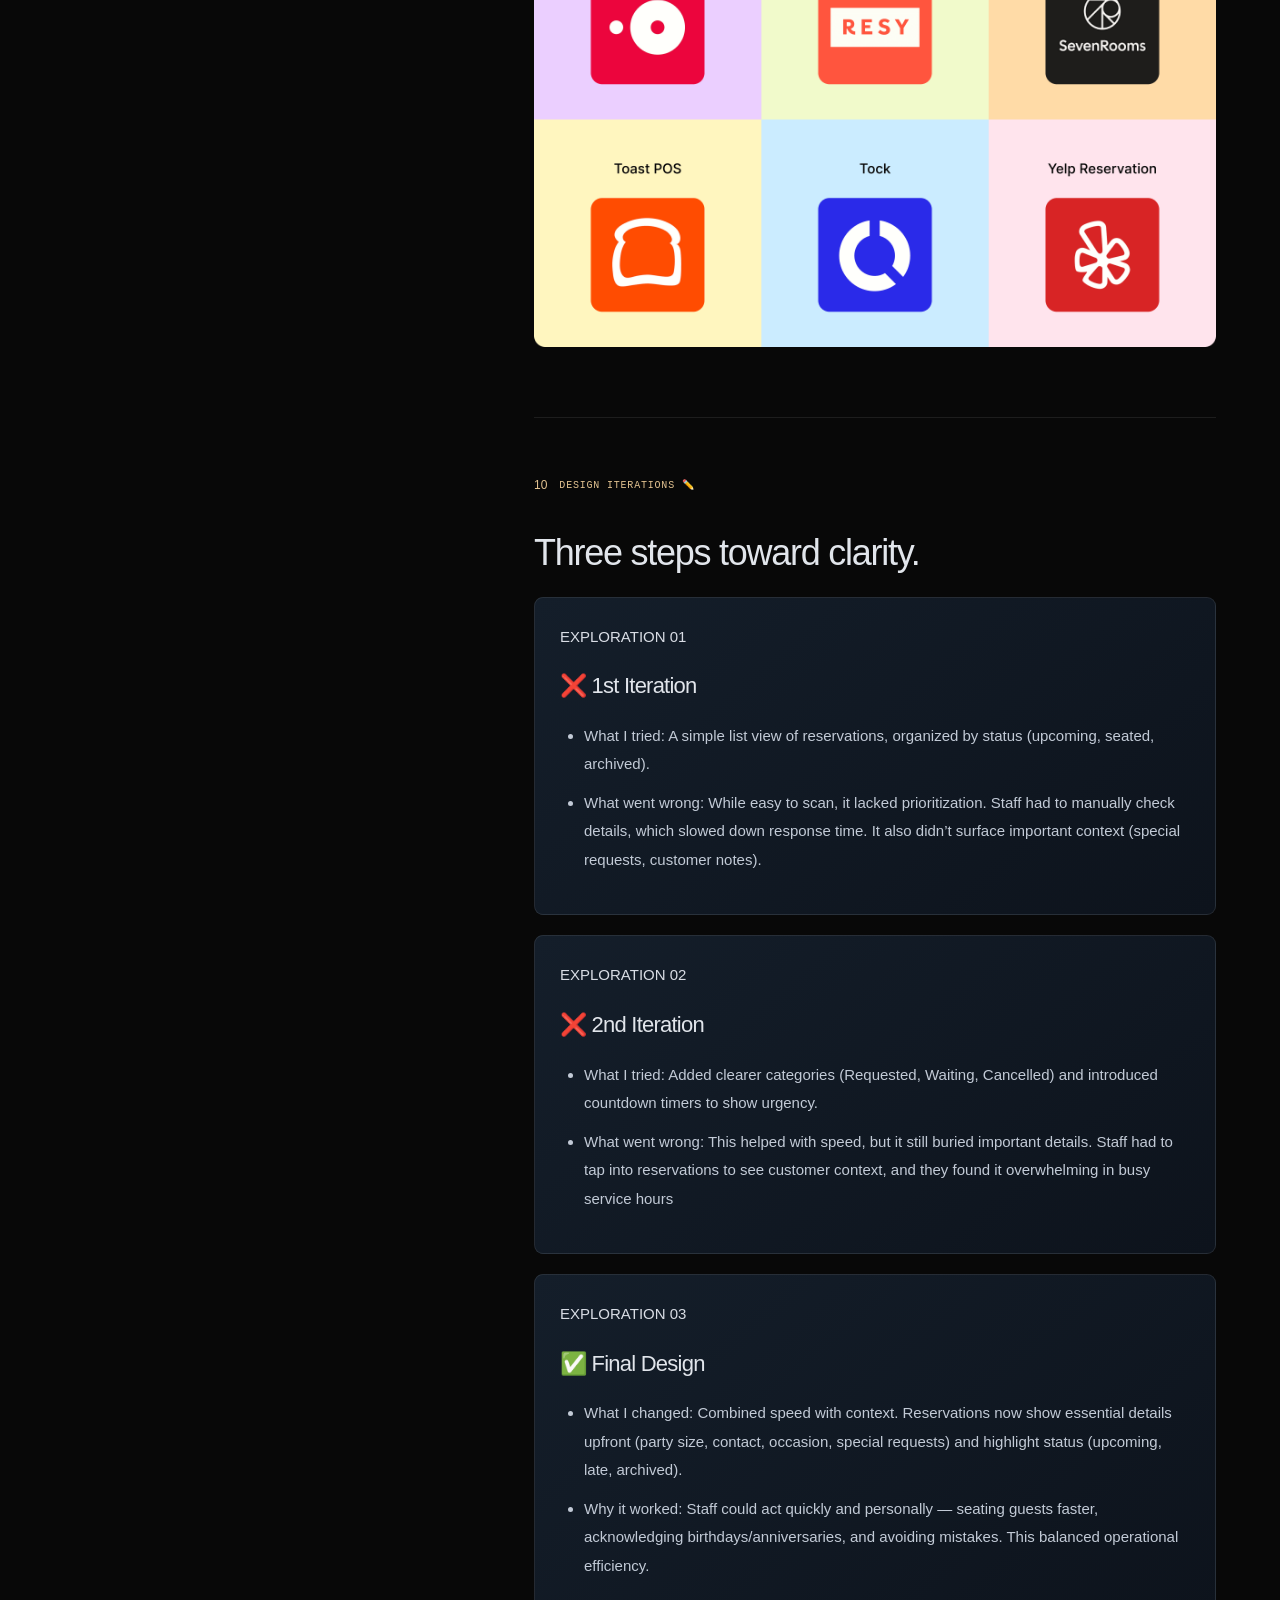
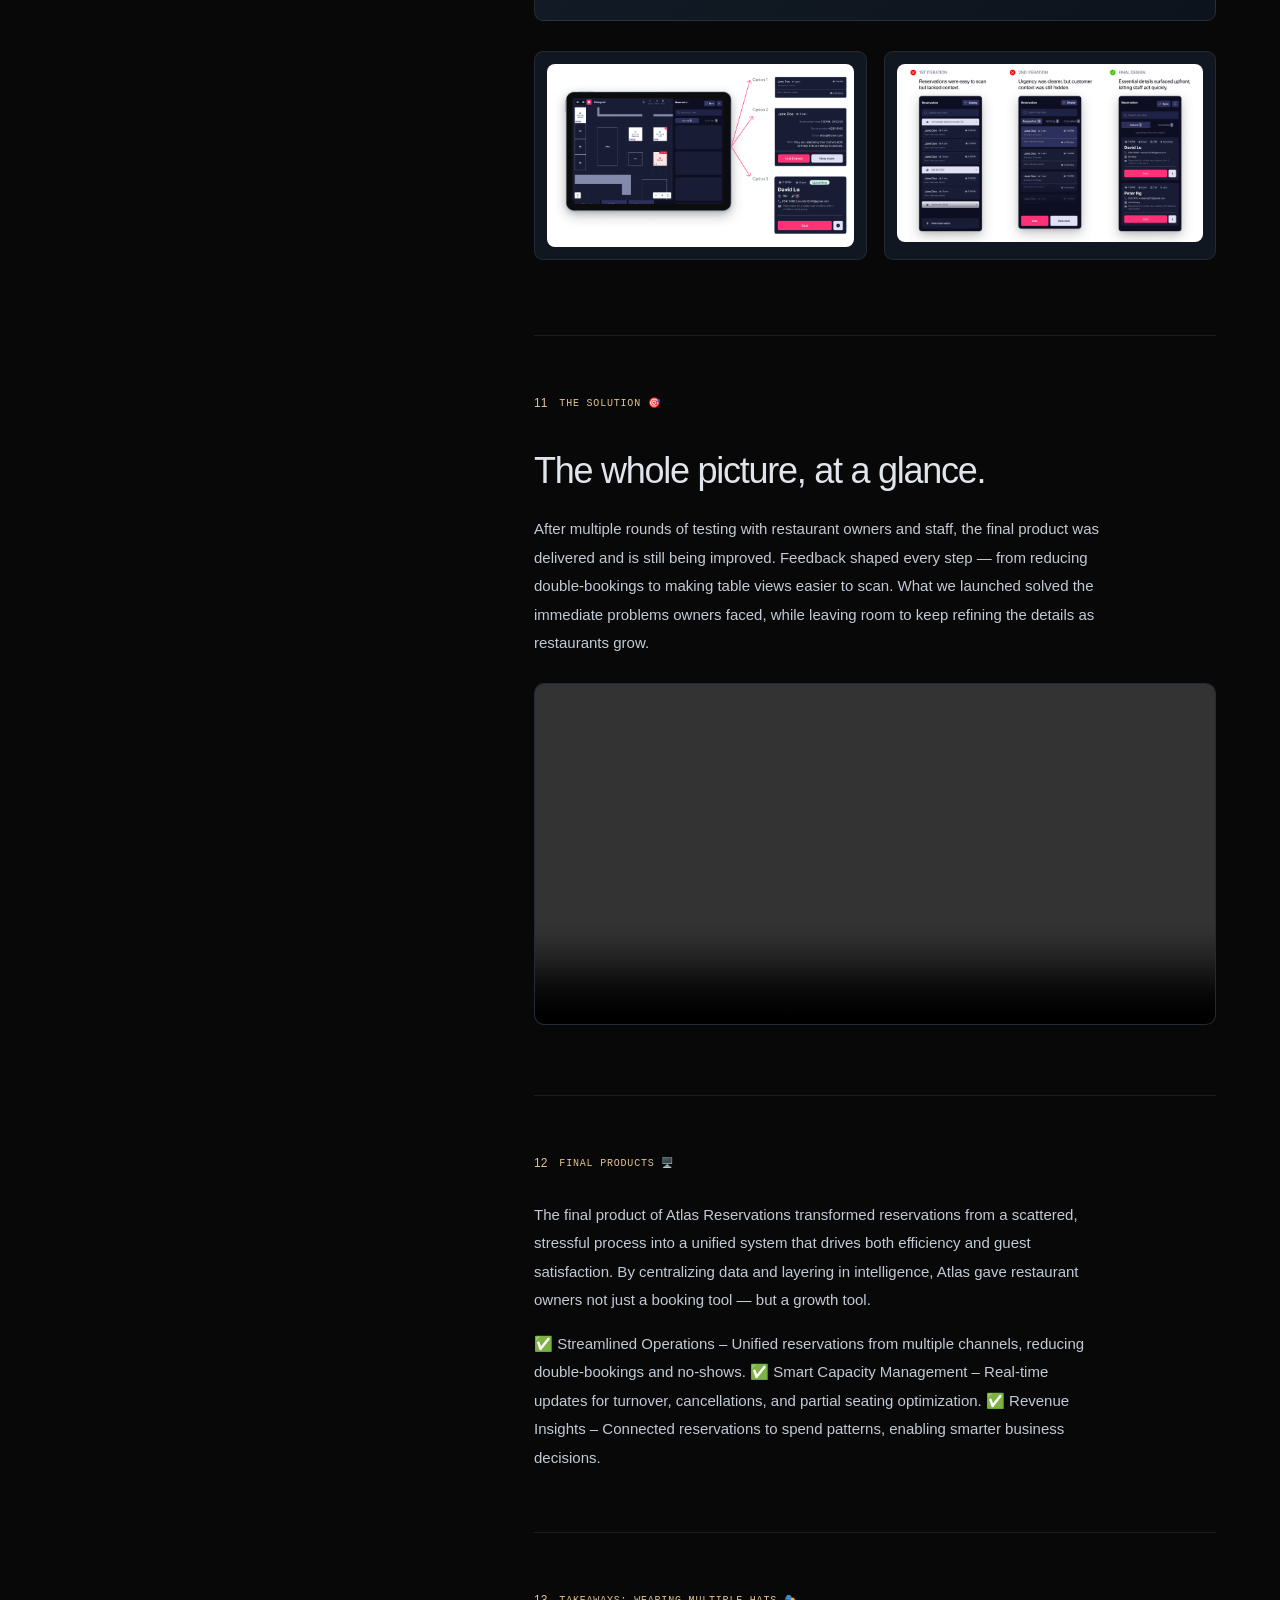
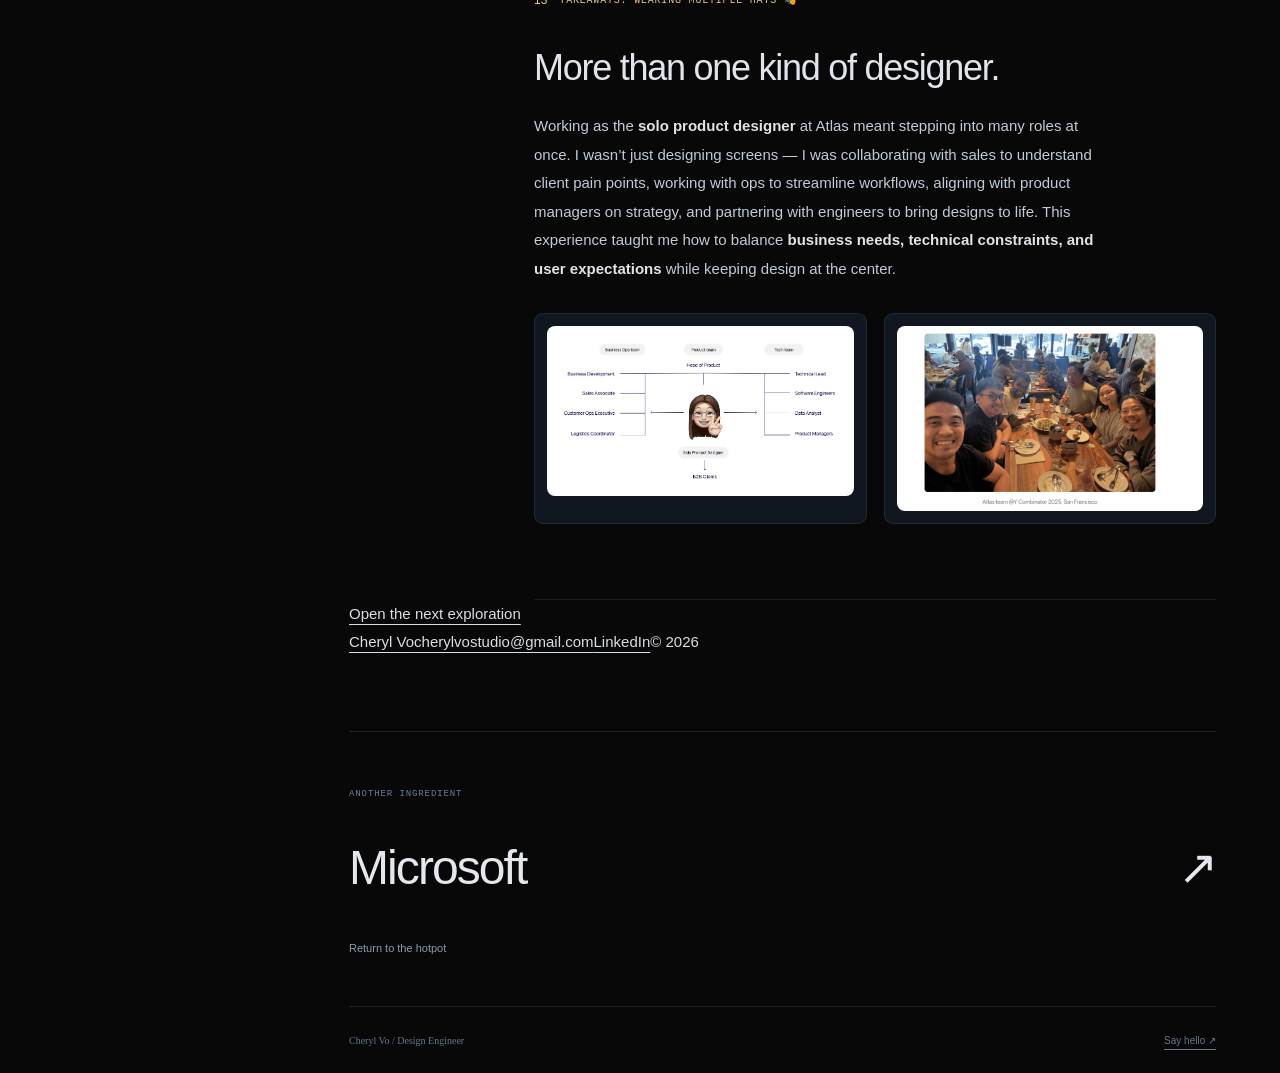
<file: projects/atlas.html>
<!doctype html><html lang="en"><head><meta charset="utf-8"><meta name="viewport" content="width=device-width,initial-scale=1"><title>YC startups / Atlas — Cheryl Vo</title><link rel="icon" href="../bird.png"><link rel="stylesheet" href="../dashboard.css?v=sf-5"><link rel="stylesheet" href="../night-garden.css?v=sf-5"><link rel="stylesheet" href="../nav-displays.css?v=3"><link rel="stylesheet" href="../folders.css?v=2"><link rel="stylesheet" href="../folder-states.css?v=1"><link rel="stylesheet" href="../tactile-cards.css?v=4"><link rel="stylesheet" href="../ingredient-menu.css?v=illustrated-7"><link rel="stylesheet" href="../case-study.css"><link rel="stylesheet" href="../hotpot-case.css?v=clear-4"><link rel="stylesheet" href="../neutral-background.css?v=1"></head><body style="--course-accent:#e3c391"><a class="skip" href="#case-content">Skip to case study</a><aside class="sidebar"><div class="profile"><a class="profile-name" href="../index.html">Cheryl Vo </a><p class="profile-history">Currently at <a href="https://www.microsoft.com/en-us/windows-365" target="_blank" rel="noopener">Microsoft ↗</a>.<br><span>Previously: <a href="vanguardai.html">Vanguard</a>, <a href="disney.html">Disney</a>, <a href="urban-outfiters.html">Urban Outfitters</a> &amp; <a href="atlas.html">YC startups</a>.</span></p><div class="socials"><a href="mailto:cherylvostudio@gmail.com" aria-label="Email Cheryl">✉</a><a href="https://www.linkedin.com/in/tran-cheryl-vo/" target="_blank" rel="noopener" aria-label="Cheryl on LinkedIn">in</a><a href="play.html" aria-label="Artwork">✳</a></div></div><nav aria-label="Project navigation"><div class="menu-heading"><span>ON THE MENU</span><span>05 INGREDIENTS</span></div><div class="ingredient-menu"><a class="project-nav folder-nav" href="microsoft.html"><span class="menu-number">01</span><img class="menu-food food-0" src="../ingredients/0.svg" alt="" aria-hidden="true"><span class="project-icon" style="--accent:#6d8b9e"><img class="brand-logo brand-microsoft" src="../brands/microsoft.svg" alt="" aria-hidden="true"></span><span><strong>Microsoft</strong><small>Fish balls</small></span><span class="nav-arrow">↗</span></a><a class="project-nav folder-nav" href="vanguardai.html"><span class="menu-number">02</span><img class="menu-food food-1" src="../ingredients/1.svg" alt="" aria-hidden="true"><span class="project-icon" style="--accent:#963a45"><img class="brand-logo brand-vanguardai" src="../brands/vanguard.svg" alt="" aria-hidden="true"></span><span><strong>Vanguard AI</strong><small>Dim sum</small></span><span class="nav-arrow">↗</span></a><a class="project-nav folder-nav" href="disney.html"><span class="menu-number">03</span><img class="menu-food food-2" src="../ingredients/2.svg" alt="" aria-hidden="true"><span class="project-icon" style="--accent:#847a9e"><img class="brand-logo brand-disney" src="../brands/disney.png" alt="" aria-hidden="true"></span><span><strong>Disney</strong><small>Soft egg</small></span><span class="nav-arrow">↗</span></a><a class="project-nav folder-nav" href="urban-outfiters.html"><span class="menu-number">04</span><img class="menu-food food-3" src="../ingredients/3.svg" alt="" aria-hidden="true"><span class="project-icon" style="--accent:#7b8271"><img class="brand-logo brand-urban-outfiters" src="../brands/urban.svg" alt="" aria-hidden="true"></span><span><strong>Urban Outfitters</strong><small>Bok choy</small></span><span class="nav-arrow">↗</span></a><a class="project-nav folder-nav active" aria-current="page" href="atlas.html"><span class="menu-number">05</span><img class="menu-food food-4" src="../ingredients/4.svg" alt="" aria-hidden="true"><span class="project-icon" style="--accent:#a57751"><img class="brand-logo brand-atlas" src="../brands/yc.ico" alt="" aria-hidden="true"></span><span><strong>YC startups</strong><small>Curly noodles</small></span><span class="nav-arrow">↗</span></a></div></nav></aside><div class="reading-progress" aria-hidden="true"></div><main id="case-content"><a class="case-home-link" href="../index.html">← Back to home</a><section class="case-opening"><div class="opening-sticky"><div class="case-head"><span class="case-type">CASE STUDY</span><span class="course-badge"><img src="../brands/yc.ico" alt="">YC startups / Atlas <span>/ Curly noodles</span></span><div class="case-breadcrumb"><a href="../index.html">ALL WORK</a><span>ATLAS / RESTAURANT OPERATIONS</span></div><h1>Every reservation.<br><em>Connected.</em></h1><p class="canonical-title">POS Restaurant Reservations Management</p><p class="case-subtitle">Unifying Fragmented Reservation Systems</p><a class="story-enter" href="#story-start">Explore the story</a></div><div class="case-cover"><div class="screen-chrome"><span>ATLAS</span><span>DESIGNED BY CHERYL VO</span></div><img src="../media/atlas-JyOREEbCKqTXCHmhV8NvqBQKQ.png" alt="Atlas project overview" fetchpriority="high"></div><div class="opening-caption" aria-hidden="true"><span>SCROLL TO EXPLORE</span><span>SELECTED WORK / CHERYL VO</span></div></div></section><section class="impact-strip" aria-label="Project at a glance"><div class="impact-card"><span class="impact-index">01</span><strong>Solo designer</strong><p>end-to-end product design</p></div><div class="impact-card"><span class="impact-index">02</span><strong>5 devices</strong><p>across the restaurant ecosystem</p></div><div class="impact-card"><span class="impact-index">03</span><strong>One view</strong><p>reservations across every channel</p></div></section><div class="case-layout" id="story-start"><aside class="case-toc" aria-label="Case study chapters"><span>IN THIS STORY</span><div class="toc-links"><a href="#section-4">Overview</a><a href="#section-5">About Atlas</a><a href="#section-6">The Problem</a><a href="#section-7">The Solution #1</a><a href="#section-8">The Solution #2</a><a href="#section-9">The Solution #3</a><a href="#section-10">My Role</a><a href="#section-11">Mapping Pain Points</a><a href="#section-12">Competitor Analysis</a><a href="#section-13">Design Iterations</a><a href="#section-14">The Solution</a><a href="#section-15">Final Products</a><a href="#section-16">Takeaways Wearing Multiple Hats</a></div></aside><div class="case-body"><div class="case-meta-grid"><section class="case-section" id="section-2"><h2>TEAM MEMBERS</h2><p>Cheryl Vo (Lead Designer)</p><p><a href="https://www.atlas.kitchen/" target="_blank" rel="noopener">Atlas Engineering Team</a></p></section><section class="case-section" id="section-3"><h2>SKILLS</h2><p>POS Integration Design</p><p>Interaction Design</p><p>Information Architecture</p><p>Systems Thinking</p><p>Multimodal Interaction</p><p>Accessibility Design</p><p>Narrative UX</p><p>Prototyping (Figma)</p></section></div><section class="case-section section-artifacts" id="section-1"><div class="case-gallery"><figure><button class="image-expand" type="button" aria-label="View full image: Atlas — project visual 1"><img src="../media/atlas-XLhM1kkfLFtU8q3mEkVnjsrK8.png" alt="Atlas — project visual 1" loading="lazy" decoding="async"></button></figure><figure><button class="image-expand" type="button" aria-label="View full image: Atlas — project visual 2"><img src="../media/atlas-NVQclqC3gnNJlXILG7YyEhGsa8.png" alt="Atlas — project visual 2" loading="lazy" decoding="async"></button></figure></div></section><section class="case-section section-narrative" id="section-4"><div class="chapter-label"><span>01</span><h2>OVERVIEW ✍️</h2></div><h3 class="chapter-title">Good service starts behind the scenes.</h3><p><strong>Reservations should grow your business—not eat into it.</strong></p><p>For diners, booking a table takes just a few clicks. But for restaurant owners, juggling reservations across multiple platforms is messy, time-consuming, and often costly. Double-bookings, commission fees, and scattered data turn a simple task into a daily headache.</p></section><section class="case-section section-narrative" id="section-5"><div class="chapter-label"><span>02</span><h2>ABOUT ATLAS 🗺️</h2></div><h3 class="chapter-title">An ecosystem at the table.</h3><p><a href="https://atlas.kitchen" target="_blank" rel="noopener">Atlas</a> is a restaurant operating system that brings together all the moving parts of running a restaurant — from menu syncing and orders to data insights and customer personalization. But when it came to reservations, the existing tools in the market focused almost entirely on diners. Restaurant owners were left juggling fragmented platforms, double-bookings, high fees, and little visibility into their own customer data.</p><p>As the lead designer, I worked with Atlas to redesign reservation management — turning it from a source of stress into a tool that drives growth and builds stronger guest relationships.</p><figure><button class="image-expand" type="button" aria-label="View full image: Atlas — project visual 3"><img src="../media/atlas-oxz6tYQh4QXp6X9GclAmQq3oo.webp" alt="Atlas — project visual 3" loading="lazy" decoding="async"></button></figure></section><section class="case-section section-research" id="section-6"><div class="chapter-label"><span>03</span><h2>THE PROBLEM 🚩</h2></div><h3 class="chapter-title">The cost of disconnected systems.</h3><p>Restaurant owners faced three persistent challenges:</p><figure><button class="image-expand" type="button" aria-label="View full image: Atlas — project visual 4"><img src="../media/atlas-Nqd9v6g0WUg6fgobDXhldeO4Q8.png" alt="Atlas — project visual 4" loading="lazy" decoding="async"></button></figure></section><section class="case-section section-solution" id="section-7"><div class="chapter-label"><span>04</span><h2>THE SOLUTION #1</h2></div><h3>Integrated Data Pipeline</h3><p>Reservations auto-align across all platforms (website, third-party apps, phone calls) and sync into one dashboard. Transforms fragmented reservations into structured insights for better decision-making.</p><div class="case-gallery"><figure><video controls="" loop="" muted="" playsinline="" preload="none" aria-label="Atlas — project visual 5" controls playsinline preload="none"><source src="../media/atlas-0iT2xkOtIxeIx27zzp9OmDcPoTI.mp4"></figure><figure><video controls="" loop="" muted="" playsinline="" preload="none" aria-label="Atlas — project visual 6" controls playsinline preload="none"><source src="../media/atlas-l7rEcSkHJdpbjgbHlMAuNP74Eds.mp4"></figure></div></section><section class="case-section section-solution" id="section-8"><div class="chapter-label"><span>05</span><h2>THE SOLUTION #2</h2></div><h3>Hospitality Intelligence - Behavior Analytics</h3><p>The system automatically connects to diner history, including past visits and purchase spending. This gives staff the context to recognize loyal customers and create a more memorable dining experience.</p></section><section class="case-section section-solution" id="section-9"><div class="chapter-label"><span>06</span><h2>THE SOLUTION #3</h2></div><h3>Smart Capacity Management</h3><p>Dynamically updates availability in real time by accounting for table turnover, cancellations, walk-ins, and partial seat usage — minimizing double-bookings and maximizing occupancy.</p><figure><video controls="" loop="" muted="" playsinline="" preload="none" aria-label="Atlas — project visual 7" controls playsinline preload="none"><source src="../media/atlas-FvkHwpNGPSemoNLQLlXfToZHxM.mp4"></figure></section><section class="case-section section-narrative" id="section-10"><div class="chapter-label"><span>07</span><h2>MY ROLE ✍</h2></div><h3 class="chapter-title">Designing across the entire service.</h3><p>As the solo product designer at Atlas, I created end-to-end experiences for <strong>five core devices</strong> in the restaurant ecosystem:</p><ol><li>POS (Point of Sale) – cashier and staff-facing system for smooth transactions</li><li>KDS (Kitchen Display System) – real-time order tracking for the kitchen</li><li>Dashboard – centralized control for reservations, menus, and analytics</li><li>Self-Service Kiosk – customer-facing interface for independent ordering</li><li>Scan to Order – mobile QR code menu for seamless table-side ordering</li></ol><figure><button class="image-expand" type="button" aria-label="View full image: Atlas — project visual 8"><img src="../media/atlas-MWb6pfCXf2vn47hzZ6Q9RZRql7I.png" alt="Atlas — project visual 8" loading="lazy" decoding="async"></button></figure></section><section class="case-section section-research" id="section-11"><div class="chapter-label"><span>08</span><h2>MAPPING PAIN POINTS 😵‍💫</h2></div><h3 class="chapter-title">Following the reservation journey.</h3><p>We mapped the journey of a restaurant owner managing reservations across channels and identified the main struggles in each phase.</p><figure><button class="image-expand" type="button" aria-label="View full image: Atlas — project visual 9"><img src="../media/atlas-q10QDjulwRh1SJuriFgkiWlxI.png" alt="Atlas — project visual 9" loading="lazy" decoding="async"></button></figure></section><section class="case-section section-research" id="section-12"><div class="chapter-label"><span>09</span><h2>COMPETITOR ANALYSIS 🎲</h2></div><h3 class="chapter-title">Learning from the landscape.</h3><p>To understand the space, we analyzed existing reservation platforms (OpenTable, Resy, Yelp Reservations), along with POS systems and hospitality tools.</p><p>We evaluated their strengths, weaknesses, UX design, and business models, focusing on how they impact restaurant owners (our primary users).</p><h3>📌 Key Findings:</h3><ul class="insight-grid"><li>High commission fees reduce profitability for owners.</li><li>Data silos make it hard to track reservations across platforms.</li><li>Most tools focus on diners’ convenience, not staff workflows.</li></ul><figure><button class="image-expand" type="button" aria-label="View full image: Atlas — project visual 10"><img src="../media/atlas-y1XQC1Mn9LJ1UFphCI7MGBuYst8.png" alt="Atlas — project visual 10" loading="lazy" decoding="async"></button></figure></section><section class="case-section section-iterations" id="section-13"><div class="chapter-label"><span>10</span><h2>DESIGN ITERATIONS ✏️</h2></div><h3 class="chapter-title">Three steps toward clarity.</h3><div class="decision-deck"><article class="decision-card"><span class="decision-index">EXPLORATION 01</span><h3>❌ 1st Iteration</h3><ul class="insight-grid"><li>What I tried: A simple list view of reservations, organized by status (upcoming, seated, archived).</li><li>What went wrong: While easy to scan, it lacked prioritization. Staff had to manually check details, which slowed down response time. It also didn’t surface important context (special requests, customer notes).</li></ul></article><article class="decision-card"><span class="decision-index">EXPLORATION 02</span><h3>❌ 2nd Iteration</h3><ul class="insight-grid"><li>What I tried: Added clearer categories (Requested, Waiting, Cancelled) and introduced countdown timers to show urgency.</li><li>What went wrong: This helped with speed, but it still buried important details. Staff had to tap into reservations to see customer context, and they found it overwhelming in busy service hours</li></ul></article><article class="decision-card"><span class="decision-index">EXPLORATION 03</span><h3>✅ Final Design</h3><ul class="insight-grid"><li>What I changed: Combined speed with context. Reservations now show essential details upfront (party size, contact, occasion, special requests) and highlight status (upcoming, late, archived).</li><li>Why it worked: Staff could act quickly and personally — seating guests faster, acknowledging birthdays/anniversaries, and avoiding mistakes. This balanced operational efficiency.</li></ul></article></div><div class="case-gallery"><figure><button class="image-expand" type="button" aria-label="View full image: Atlas — project visual 11"><img src="../media/atlas-eJmX6oOSZ6SueSE5eIcpOwbGgWc.png" alt="Atlas — project visual 11" loading="lazy" decoding="async"></button></figure><figure><button class="image-expand" type="button" aria-label="View full image: Atlas — project visual 12"><img src="../media/atlas-OKV8XsX3jQzDOMmm48eaj0OobYQ.png" alt="Atlas — project visual 12" loading="lazy" decoding="async"></button></figure></div></section><section class="case-section section-solution" id="section-14"><div class="chapter-label"><span>11</span><h2>THE SOLUTION 🎯</h2></div><h3 class="chapter-title">The whole picture, at a glance.</h3><p>After multiple rounds of testing with restaurant owners and staff, the final product was delivered and is still being improved. Feedback shaped every step — from reducing double-bookings to making table views easier to scan. What we launched solved the immediate problems owners faced, while leaving room to keep refining the details as restaurants grow.</p><figure><video controls="" loop="" muted="" playsinline="" preload="none" aria-label="Atlas — project visual 13" controls playsinline preload="none"><source src="../media/atlas-NLotOc3k7mWppuEym8FJ2YKAQg.mp4"></figure></section><section class="case-section section-solution" id="section-15"><div class="chapter-label"><span>12</span><h2>FINAL PRODUCTS 🖥️</h2></div><p>The final product of Atlas Reservations transformed reservations from a scattered, stressful process into a unified system that drives both efficiency and guest satisfaction. By centralizing data and layering in intelligence, Atlas gave restaurant owners not just a booking tool — but a growth tool.</p><p>✅ Streamlined Operations – Unified reservations from multiple channels, reducing double-bookings and no-shows.
✅ Smart Capacity Management – Real-time updates for turnover, cancellations, and partial seating optimization.
✅ Revenue Insights – Connected reservations to spend patterns, enabling smarter business decisions.</p></section><section class="case-section section-narrative" id="section-16"><div class="chapter-label"><span>13</span><h2>TAKEAWAYS: WEARING MULTIPLE HATS 🎭</h2></div><h3 class="chapter-title">More than one kind of designer.</h3><p>Working as the <strong>solo product designer</strong> at Atlas meant stepping into many roles at once. I wasn’t just designing screens — I was collaborating with sales to understand client pain points, working with ops to streamline workflows, aligning with product managers on strategy, and partnering with engineers to bring designs to life. This experience taught me how to balance <strong>business needs, technical constraints, and user expectations</strong> while keeping design at the center.</p><div class="case-gallery"><figure><button class="image-expand" type="button" aria-label="View full image: Atlas — project visual 14"><img src="../media/atlas-aqARsUm5motm8CHKeHBrlrKdjYA.png" alt="Atlas — project visual 14" loading="lazy" decoding="async"></button></figure><figure><button class="image-expand" type="button" aria-label="View full image: Atlas — project visual 15"><img src="../media/atlas-VyEcc2TNgIFPhBFwfvJWNkWQdc.webp" alt="Atlas — project visual 15" loading="lazy" decoding="async"></button></figure></div></section></div></div><a class="outline-button" href="disney.html">Open the next exploration</a></section><div class="case-footer"><a href="../index.html">Cheryl Vo</a><a href="mailto:cherylvostudio@gmail.com">cherylvostudio@gmail.com</a><a href="https://www.linkedin.com/in/tran-cheryl-vo/" target="_blank" rel="noopener">LinkedIn</a><span>© 2026</span></div><section class="next-ingredient"><span>ANOTHER INGREDIENT</span><a href="microsoft.html">Microsoft <span>↗</span></a><a class="return-pot" href="../index.html">Return to the hotpot</a></section><footer><span>Cheryl Vo / Design Engineer</span><a href="mailto:cherylvostudio@gmail.com">Say hello ↗</a></footer></main><dialog aria-label="Project image"><button class="close" aria-label="Close enlarged image">Close ×</button><img alt=""></dialog><script src="../case-study.js"></script><script src="../hotpot-case.js"></script><script src="../tactile-cards.js"></script></body></html>
</file>
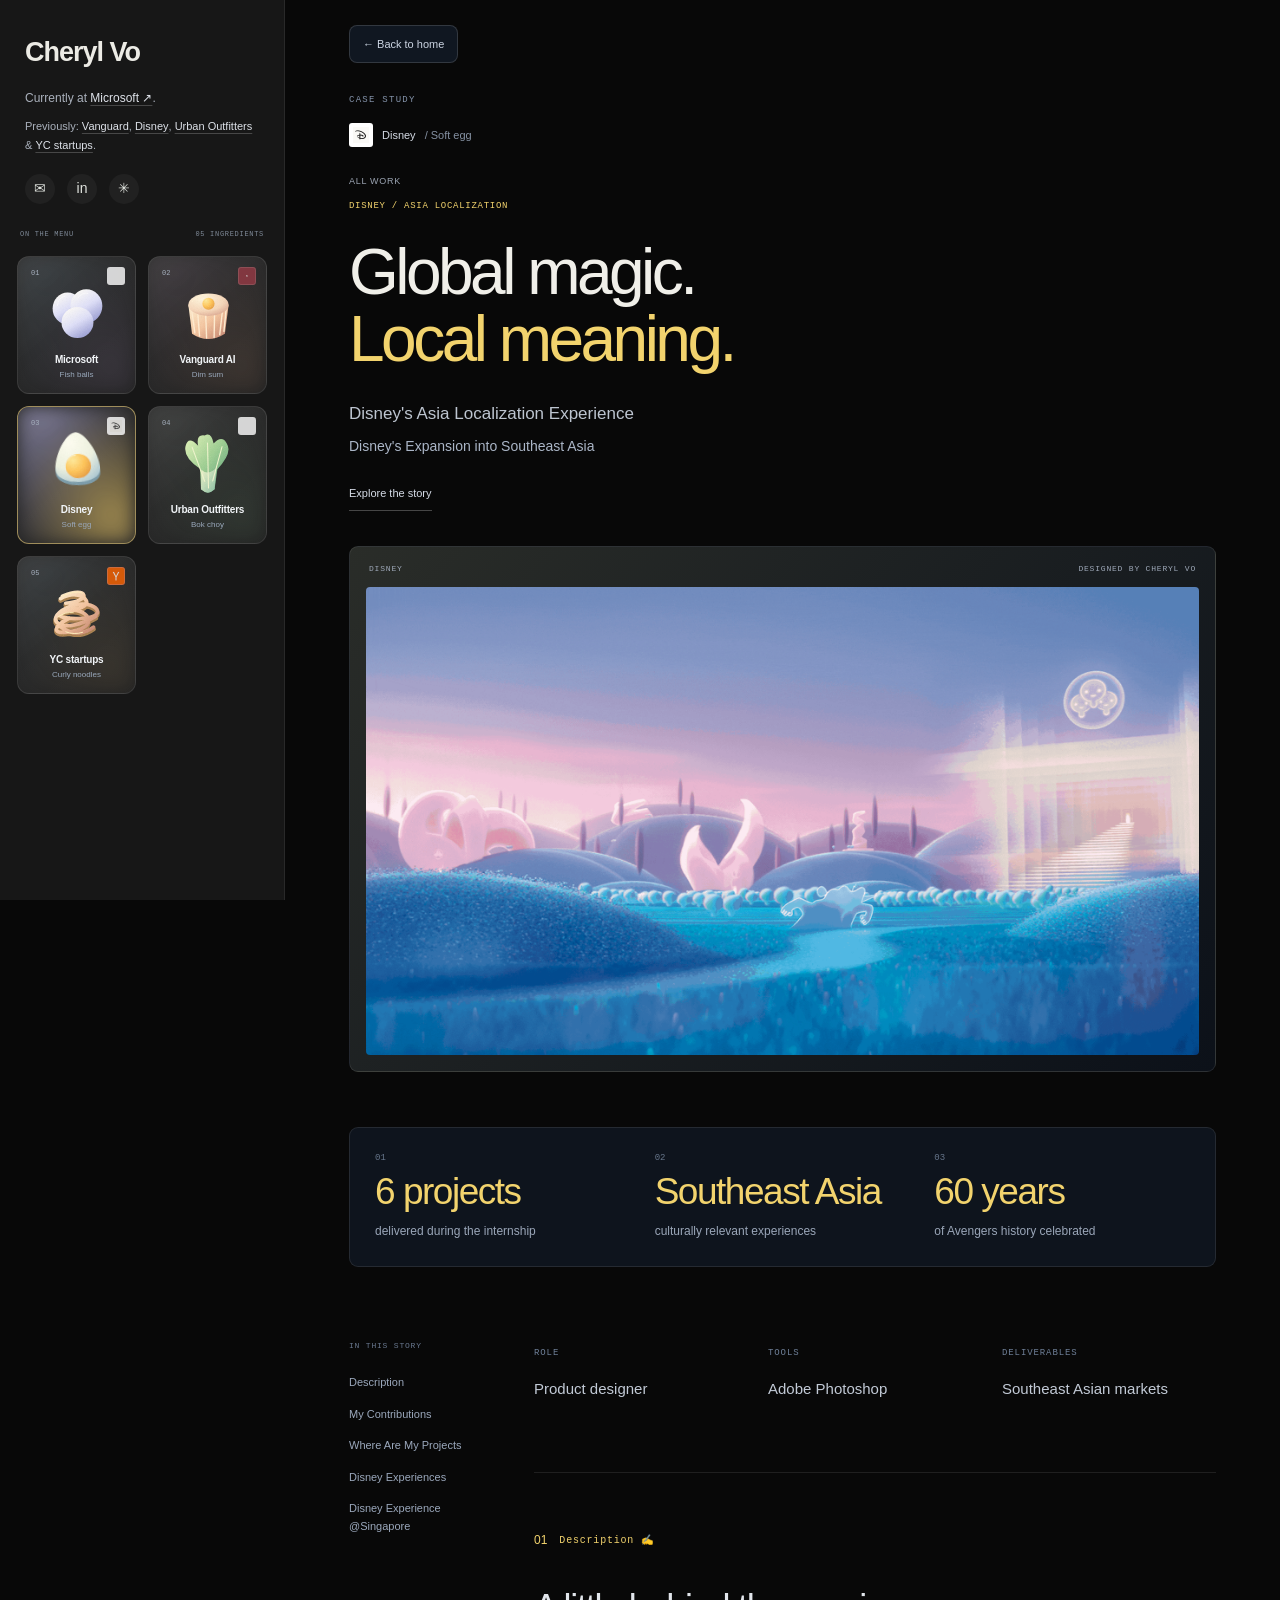
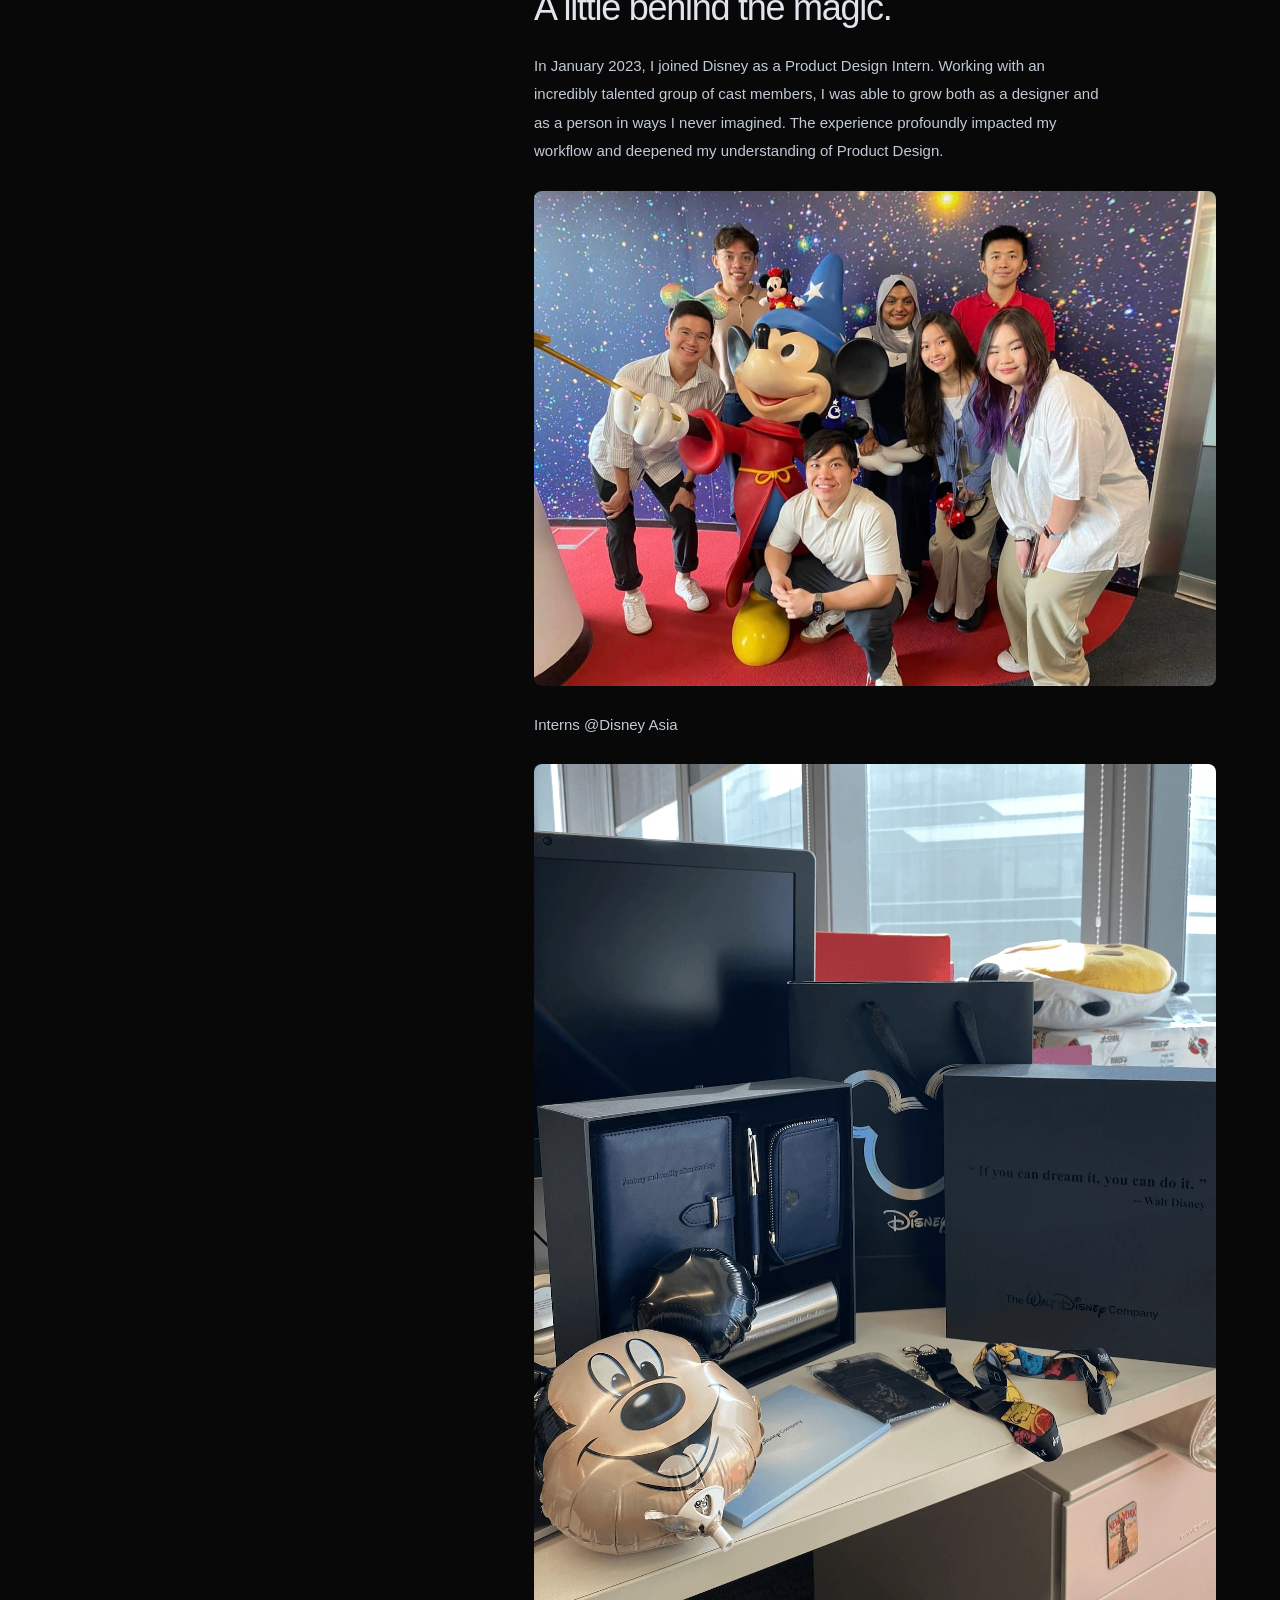
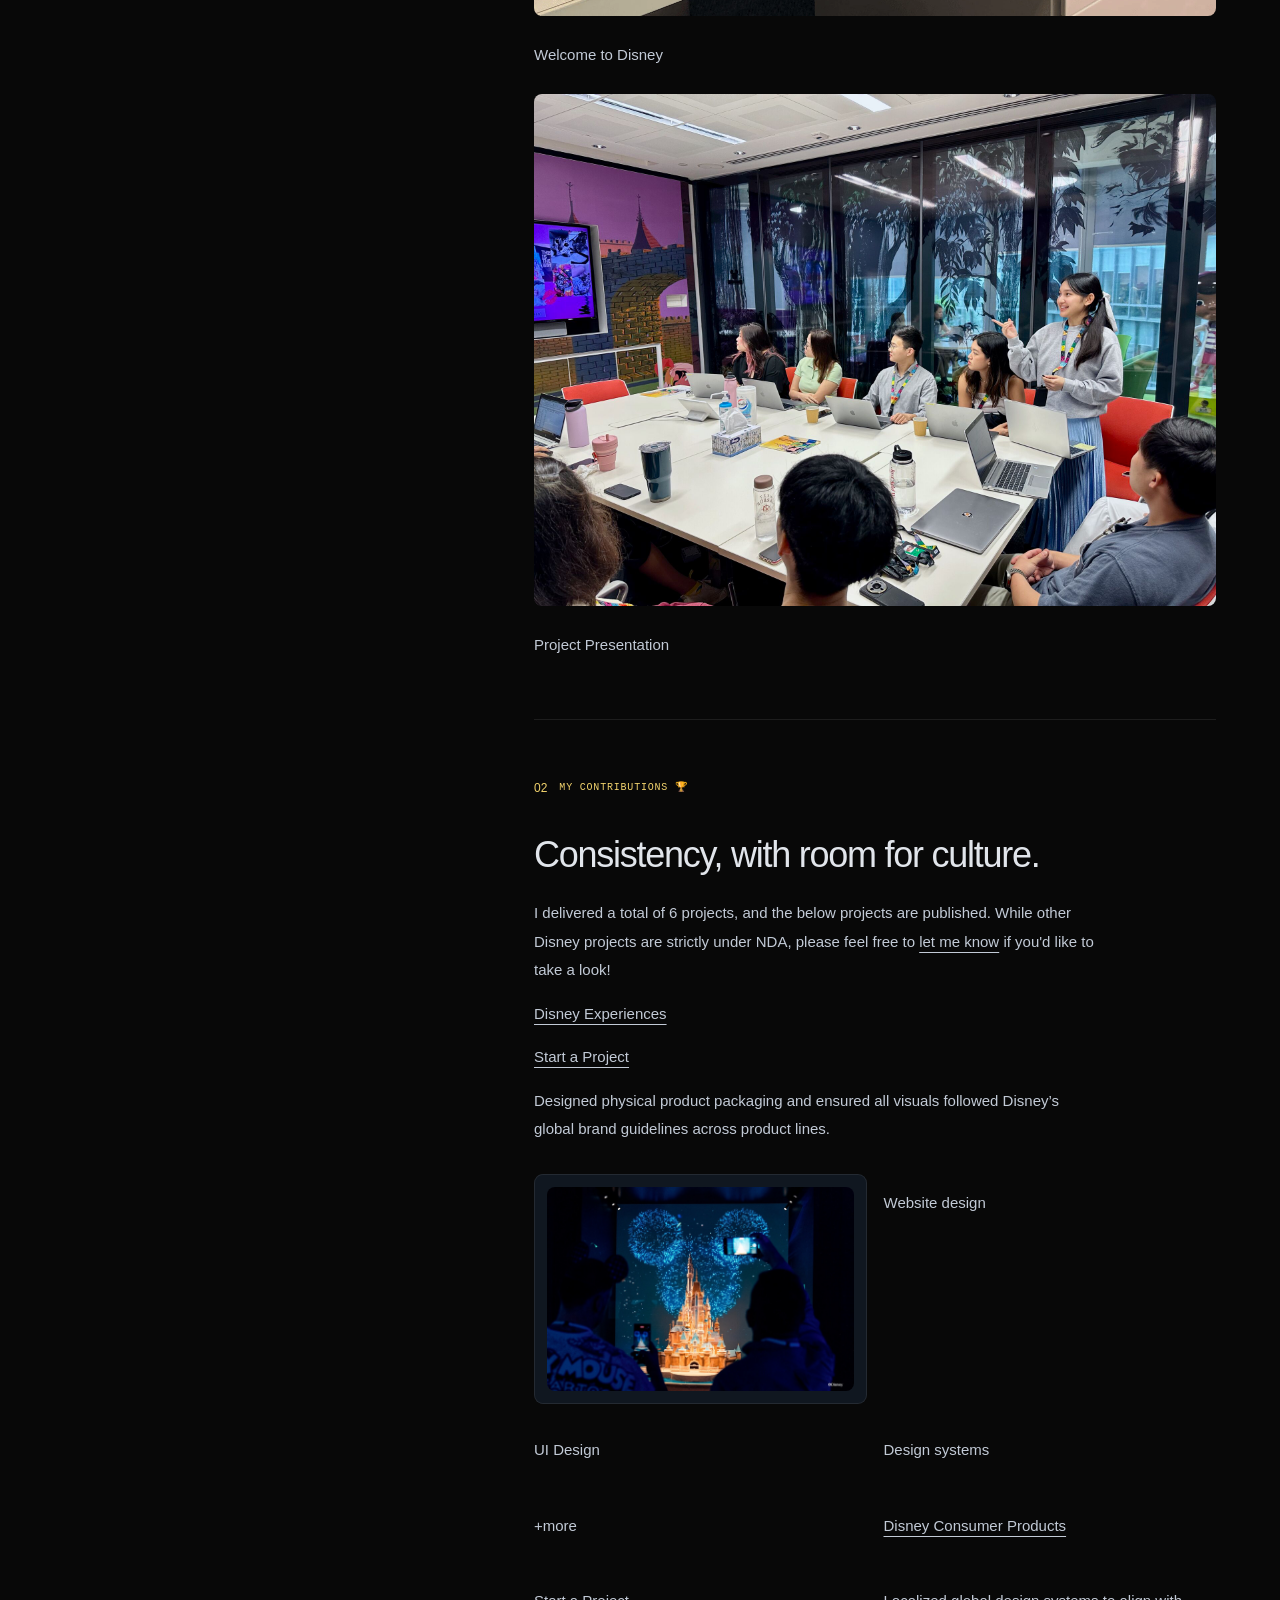
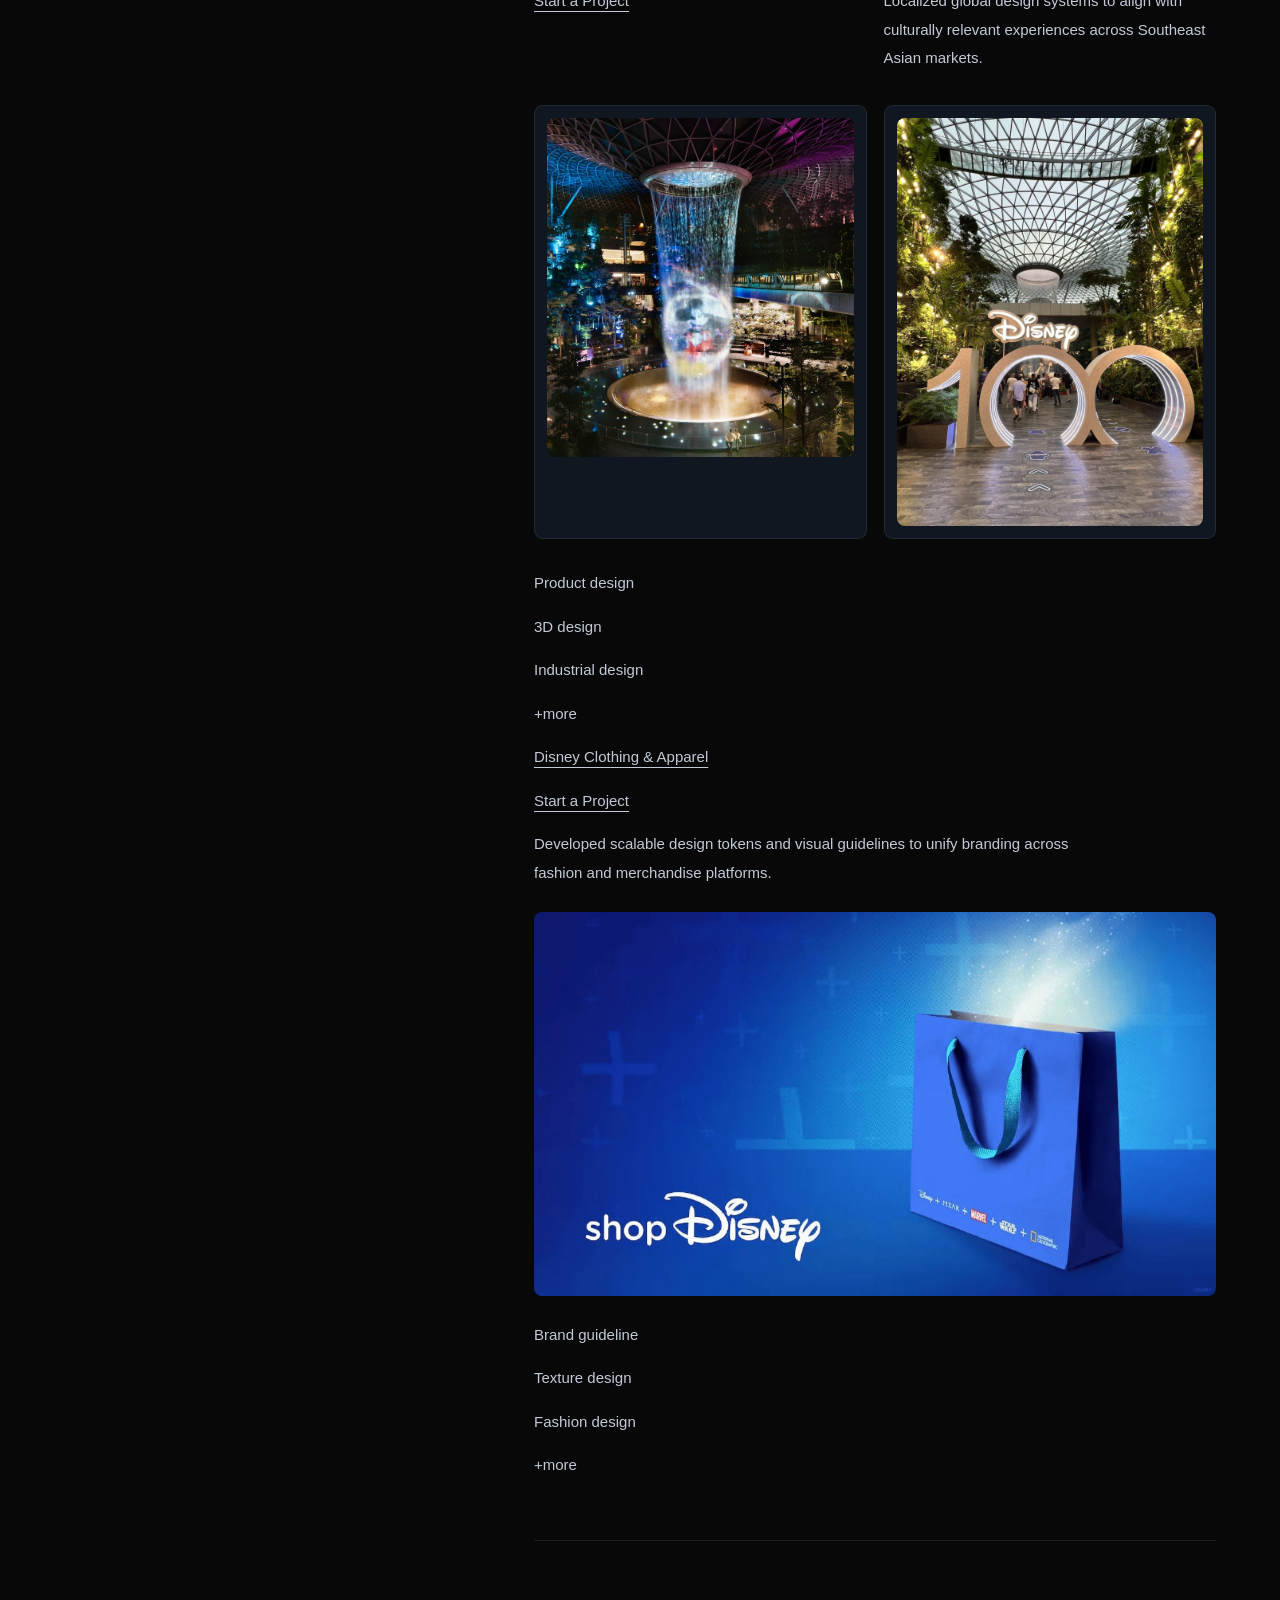
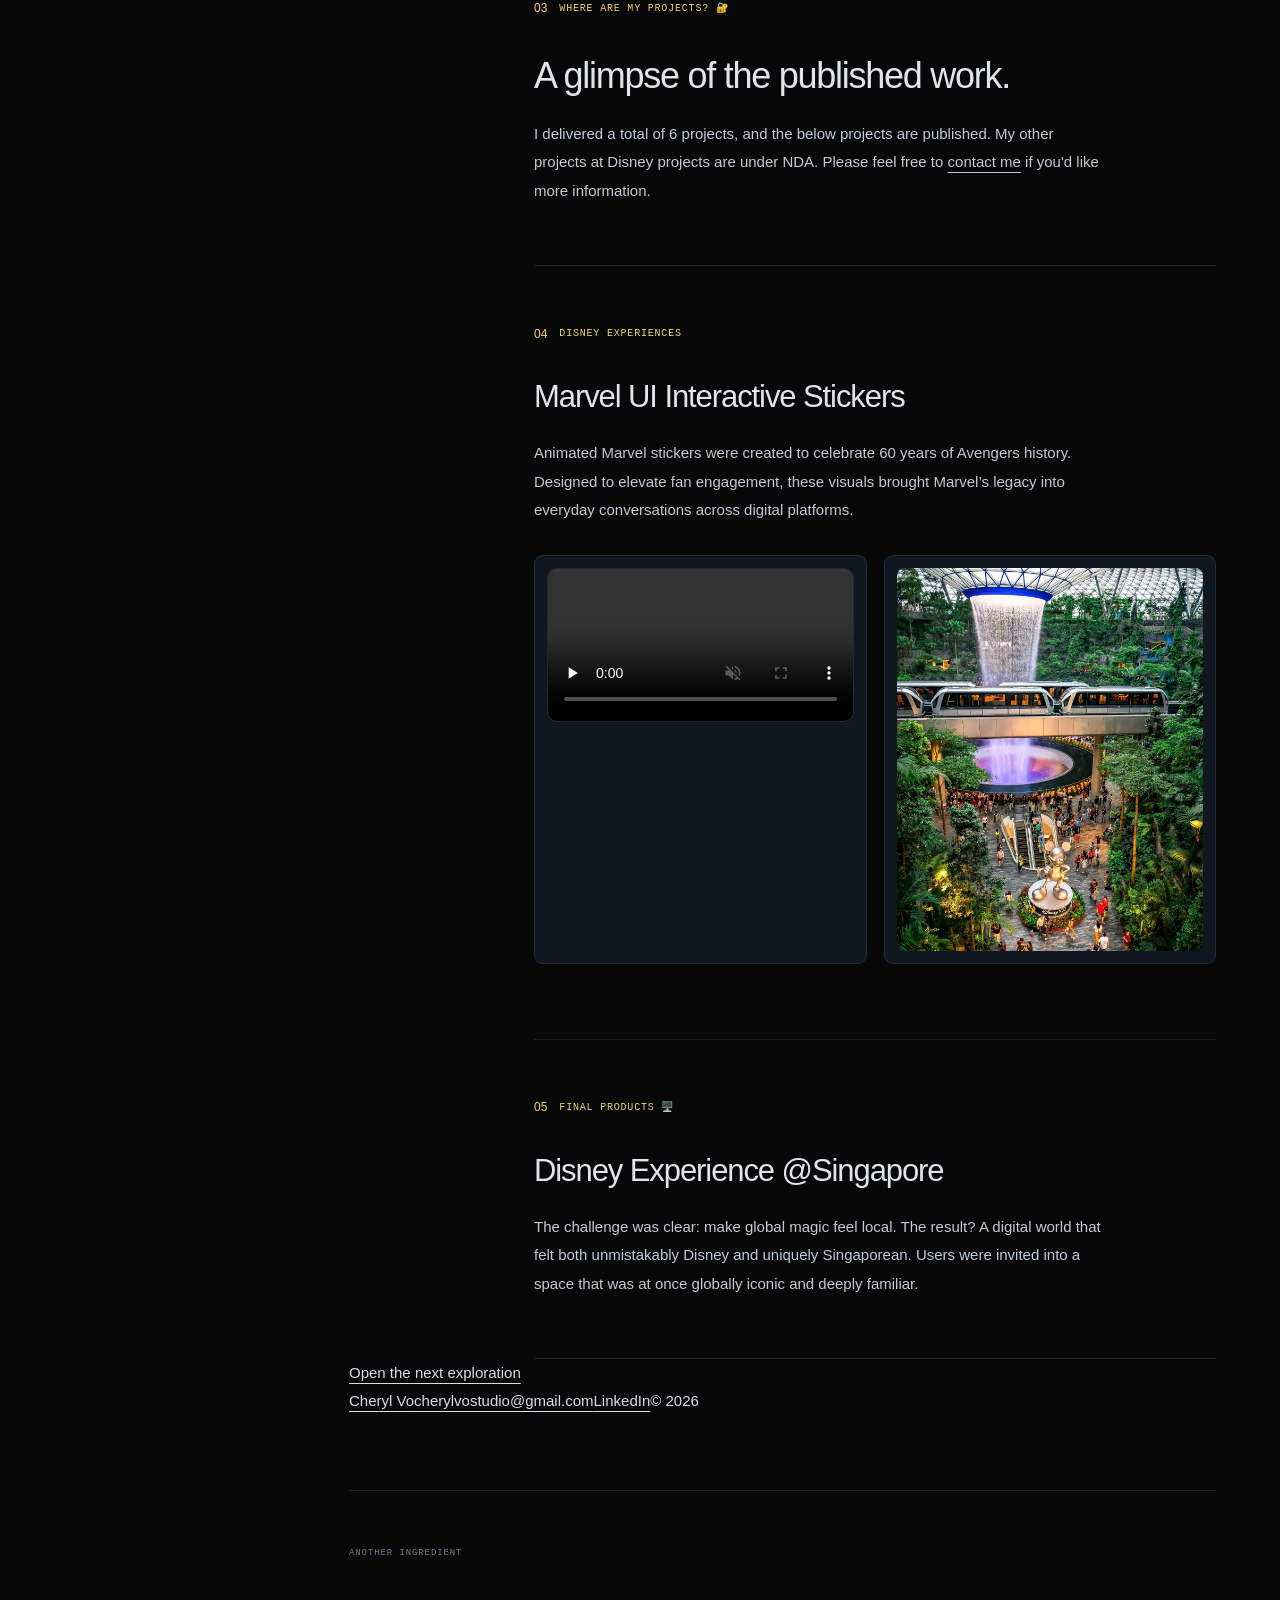
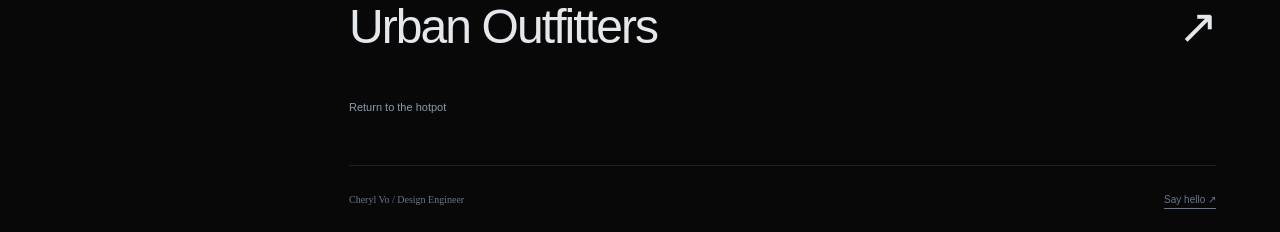
<file: projects/disney.html>
<!doctype html><html lang="en"><head><meta charset="utf-8"><meta name="viewport" content="width=device-width,initial-scale=1"><title>Disney — Cheryl Vo</title><link rel="icon" href="../bird.png"><link rel="stylesheet" href="../dashboard.css?v=sf-5"><link rel="stylesheet" href="../night-garden.css?v=sf-5"><link rel="stylesheet" href="../nav-displays.css?v=3"><link rel="stylesheet" href="../folders.css?v=2"><link rel="stylesheet" href="../folder-states.css?v=1"><link rel="stylesheet" href="../tactile-cards.css?v=4"><link rel="stylesheet" href="../ingredient-menu.css?v=illustrated-7"><link rel="stylesheet" href="../case-study.css"><link rel="stylesheet" href="../hotpot-case.css?v=clear-4"><link rel="stylesheet" href="../neutral-background.css?v=1"></head><body style="--course-accent:#f2d36d"><a class="skip" href="#case-content">Skip to case study</a><aside class="sidebar"><div class="profile"><a class="profile-name" href="../index.html">Cheryl Vo </a><p class="profile-history">Currently at <a href="https://www.microsoft.com/en-us/windows-365" target="_blank" rel="noopener">Microsoft ↗</a>.<br><span>Previously: <a href="vanguardai.html">Vanguard</a>, <a href="disney.html">Disney</a>, <a href="urban-outfiters.html">Urban Outfitters</a> &amp; <a href="atlas.html">YC startups</a>.</span></p><div class="socials"><a href="mailto:cherylvostudio@gmail.com" aria-label="Email Cheryl">✉</a><a href="https://www.linkedin.com/in/tran-cheryl-vo/" target="_blank" rel="noopener" aria-label="Cheryl on LinkedIn">in</a><a href="play.html" aria-label="Artwork">✳</a></div></div><nav aria-label="Project navigation"><div class="menu-heading"><span>ON THE MENU</span><span>05 INGREDIENTS</span></div><div class="ingredient-menu"><a class="project-nav folder-nav" href="microsoft.html"><span class="menu-number">01</span><img class="menu-food food-0" src="../ingredients/0.svg" alt="" aria-hidden="true"><span class="project-icon" style="--accent:#6d8b9e"><img class="brand-logo brand-microsoft" src="../brands/microsoft.svg" alt="" aria-hidden="true"></span><span><strong>Microsoft</strong><small>Fish balls</small></span><span class="nav-arrow">↗</span></a><a class="project-nav folder-nav" href="vanguardai.html"><span class="menu-number">02</span><img class="menu-food food-1" src="../ingredients/1.svg" alt="" aria-hidden="true"><span class="project-icon" style="--accent:#963a45"><img class="brand-logo brand-vanguardai" src="../brands/vanguard.svg" alt="" aria-hidden="true"></span><span><strong>Vanguard AI</strong><small>Dim sum</small></span><span class="nav-arrow">↗</span></a><a class="project-nav folder-nav active" aria-current="page" href="disney.html"><span class="menu-number">03</span><img class="menu-food food-2" src="../ingredients/2.svg" alt="" aria-hidden="true"><span class="project-icon" style="--accent:#847a9e"><img class="brand-logo brand-disney" src="../brands/disney.png" alt="" aria-hidden="true"></span><span><strong>Disney</strong><small>Soft egg</small></span><span class="nav-arrow">↗</span></a><a class="project-nav folder-nav" href="urban-outfiters.html"><span class="menu-number">04</span><img class="menu-food food-3" src="../ingredients/3.svg" alt="" aria-hidden="true"><span class="project-icon" style="--accent:#7b8271"><img class="brand-logo brand-urban-outfiters" src="../brands/urban.svg" alt="" aria-hidden="true"></span><span><strong>Urban Outfitters</strong><small>Bok choy</small></span><span class="nav-arrow">↗</span></a><a class="project-nav folder-nav" href="atlas.html"><span class="menu-number">05</span><img class="menu-food food-4" src="../ingredients/4.svg" alt="" aria-hidden="true"><span class="project-icon" style="--accent:#a57751"><img class="brand-logo brand-atlas" src="../brands/yc.ico" alt="" aria-hidden="true"></span><span><strong>YC startups</strong><small>Curly noodles</small></span><span class="nav-arrow">↗</span></a></div></nav></aside><div class="reading-progress" aria-hidden="true"></div><main id="case-content"><a class="case-home-link" href="../index.html">← Back to home</a><section class="case-opening"><div class="opening-sticky"><div class="case-head"><span class="case-type">CASE STUDY</span><span class="course-badge"><img src="../brands/disney.png" alt="">Disney <span>/ Soft egg</span></span><div class="case-breadcrumb"><a href="../index.html">ALL WORK</a><span>DISNEY / ASIA LOCALIZATION</span></div><h1>Global magic.<br><em>Local meaning.</em></h1><p class="canonical-title">Disney&#x27;s Asia Localization Experience</p><p class="case-subtitle">Disney&#x27;s Expansion into Southeast Asia</p><a class="story-enter" href="#story-start">Explore the story</a></div><div class="case-cover"><div class="screen-chrome"><span>DISNEY</span><span>DESIGNED BY CHERYL VO</span></div><img src="../media/disney-tAJzGwEdLK1WrsUK4IheE1jYPI.gif" alt="Disney project overview" fetchpriority="high"></div><div class="opening-caption" aria-hidden="true"><span>SCROLL TO EXPLORE</span><span>SELECTED WORK / CHERYL VO</span></div></div></section><section class="impact-strip" aria-label="Project at a glance"><div class="impact-card"><span class="impact-index">01</span><strong>6 projects</strong><p>delivered during the internship</p></div><div class="impact-card"><span class="impact-index">02</span><strong>Southeast Asia</strong><p>culturally relevant experiences</p></div><div class="impact-card"><span class="impact-index">03</span><strong>60 years</strong><p>of Avengers history celebrated</p></div></section><div class="case-layout" id="story-start"><aside class="case-toc" aria-label="Case study chapters"><span>IN THIS STORY</span><div class="toc-links"><a href="#section-4">Description</a><a href="#section-5">My Contributions</a><a href="#section-6">Where Are My Projects</a><a href="#section-7">Disney Experiences</a><a href="#section-8">Disney Experience @Singapore</a></div></aside><div class="case-body"><div class="case-meta-grid"><section class="case-section" id="section-1"><h2>ROLE</h2><p>Product designer</p></section><section class="case-section" id="section-2"><h2>TOOLS</h2><p>Adobe Photoshop</p></section><section class="case-section" id="section-3"><h2>DELIVERABLES</h2><p>Southeast Asian markets</p></section></div><section class="case-section section-narrative" id="section-4"><div class="chapter-label"><span>01</span><h2>Description ✍️</h2></div><h3 class="chapter-title">A little behind the magic.</h3><p>In January 2023, I joined Disney as a Product Design Intern. Working with an incredibly talented group of cast members, I was able to grow both as a designer and as a person in ways I never imagined. The experience profoundly impacted my workflow and deepened my understanding of Product Design.</p><figure><button class="image-expand" type="button" aria-label="View full image: Disney — project visual 1"><img src="../media/disney-Jkt8BkJXT1FLNRJKFnpGTSDQUbE.jpg" alt="Disney — project visual 1" loading="lazy" decoding="async"></button></figure><p>Interns @Disney Asia</p><figure><button class="image-expand" type="button" aria-label="View full image: Disney — project visual 2"><img src="../media/disney-S9UOKgpQRddIZ9W8CX3sk90yU.webp" alt="Disney — project visual 2" loading="lazy" decoding="async"></button></figure><p>Welcome to Disney</p><figure><button class="image-expand" type="button" aria-label="View full image: Disney — project visual 3"><img src="../media/disney-ylJ2UAoibrweANenLUtyFwOGA.jpeg" alt="Disney — project visual 3" loading="lazy" decoding="async"></button></figure><p>Project Presentation</p></section><section class="case-section section-solution" id="section-5"><div class="chapter-label"><span>02</span><h2>MY CONTRIBUTIONS 🏆</h2></div><h3 class="chapter-title">Consistency, with room for culture.</h3><p>I delivered a total of 6 projects, and the below projects are published. While other Disney projects are strictly under NDA, please feel free to <a href="https://www.linkedin.com/in/tran-cheryl-vo/" target="_blank" rel="noopener">let me know</a> if you&#x27;d like to take a look!</p><p><a href="https://disneyexperiences.com/" target="_blank" rel="noopener">Disney Experiences</a></p><p><a href="https://disneyexperiences.com/" target="_blank" rel="noopener">Start a Project</a></p><p>Designed physical product packaging and ensured all visuals followed Disney’s global brand guidelines across product lines.</p><div class="case-gallery"><figure><button class="image-expand" type="button" aria-label="View full image: Disney — project visual 4"><img src="../media/disney-1aP8QZIBMXodwHaa3mOGlVRU4.jpg" alt="Disney — project visual 4" loading="lazy" decoding="async"></button></figure><p>Website design</p><p>UI Design</p><p>Design systems</p><p>+more</p><p><a href="https://disneyexperiences.com/products/" target="_blank" rel="noopener">Disney Consumer Products</a></p><p><a href="https://disneyexperiences.com/products/" target="_blank" rel="noopener">Start a Project</a></p><p>Localized global design systems to align with culturally relevant experiences across Southeast Asian markets.</p><figure><button class="image-expand" type="button" aria-label="View full image: Example work of ui ux design"><img src="../media/disney-z29Z2496y3EL9MQqcPGG0nYhls0.jpg" alt="Example work of ui ux design" loading="lazy" decoding="async"></button></figure><figure><button class="image-expand" type="button" aria-label="View full image: Example work of ui ux design"><img src="../media/disney-4h0H9tx8QWpdQ5xlNUz2XJtAdc.jpg" alt="Example work of ui ux design" loading="lazy" decoding="async"></button></figure></div><p>Product design</p><p>3D design</p><p>Industrial design</p><p>+more</p><p><a href="https://www.disneystore.com/franchises/disney/clothing/" target="_blank" rel="noopener">Disney Clothing &amp; Apparel</a></p><p><a href="https://www.disneystore.com/franchises/disney/clothing/" target="_blank" rel="noopener">Start a Project</a></p><p>Developed scalable design tokens and visual guidelines to unify branding across fashion and merchandise platforms.</p><figure><button class="image-expand" type="button" aria-label="View full image: Example work of branding design"><img src="../media/disney-24SOe2iMzRp3WQ3shomc9cdwMRs.webp" alt="Example work of branding design" loading="lazy" decoding="async"></button></figure><p>Brand guideline</p><p>Texture design</p><p>Fashion design</p><p>+more</p></section><section class="case-section section-narrative" id="section-6"><div class="chapter-label"><span>03</span><h2>WHERE ARE MY PROJECTS? 🔐</h2></div><h3 class="chapter-title">A glimpse of the published work.</h3><p>I delivered a total of 6 projects, and the below projects are published. My other projects at Disney projects are under NDA. Please feel free to <a href="https://www.linkedin.com/in/tran-cheryl-vo/" target="_blank" rel="noopener">contact me</a> if you&#x27;d like more information.</p></section><section class="case-section section-narrative" id="section-7"><div class="chapter-label"><span>04</span><h2>DISNEY EXPERIENCES</h2></div><h3>Marvel UI Interactive Stickers</h3><p>Animated Marvel stickers were created to celebrate 60 years of Avengers history. Designed to elevate fan engagement, these visuals brought Marvel’s legacy into everyday conversations across digital platforms.</p><div class="case-gallery"><figure><video controls="" loop="" muted="" playsinline="" preload="none" aria-label="Disney — project visual 8" controls playsinline preload="none"><source src="../media/disney-3kx66XriDZqCKGKSUv9qwbcUHI.mp4"></figure><figure><button class="image-expand" type="button" aria-label="View full image: Disney — project visual 9"><img src="../media/disney-HzYv08si6sXwlaICC7AAX7PhNU.jpg" alt="Disney — project visual 9" loading="lazy" decoding="async"></button></figure></div></section><section class="case-section section-solution" id="section-8"><div class="chapter-label"><span>05</span><h2>FINAL PRODUCTS 🖥️</h2></div><h3>Disney Experience @Singapore</h3><p>The challenge was clear: make global magic feel local. The result? A digital world that felt both unmistakably Disney and uniquely Singaporean. Users were invited into a space that was at once globally iconic and deeply familiar.</p></section></div></div><a class="outline-button" href="urban-outfiters.html">Open the next exploration</a></section><div class="case-footer"><a href="../index.html">Cheryl Vo</a><a href="mailto:cherylvostudio@gmail.com">cherylvostudio@gmail.com</a><a href="https://www.linkedin.com/in/tran-cheryl-vo/" target="_blank" rel="noopener">LinkedIn</a><span>© 2026</span></div><section class="next-ingredient"><span>ANOTHER INGREDIENT</span><a href="urban-outfiters.html">Urban Outfitters <span>↗</span></a><a class="return-pot" href="../index.html">Return to the hotpot</a></section><footer><span>Cheryl Vo / Design Engineer</span><a href="mailto:cherylvostudio@gmail.com">Say hello ↗</a></footer></main><dialog aria-label="Project image"><button class="close" aria-label="Close enlarged image">Close ×</button><img alt=""></dialog><script src="../case-study.js"></script><script src="../hotpot-case.js"></script><script src="../tactile-cards.js"></script></body></html>
</file>
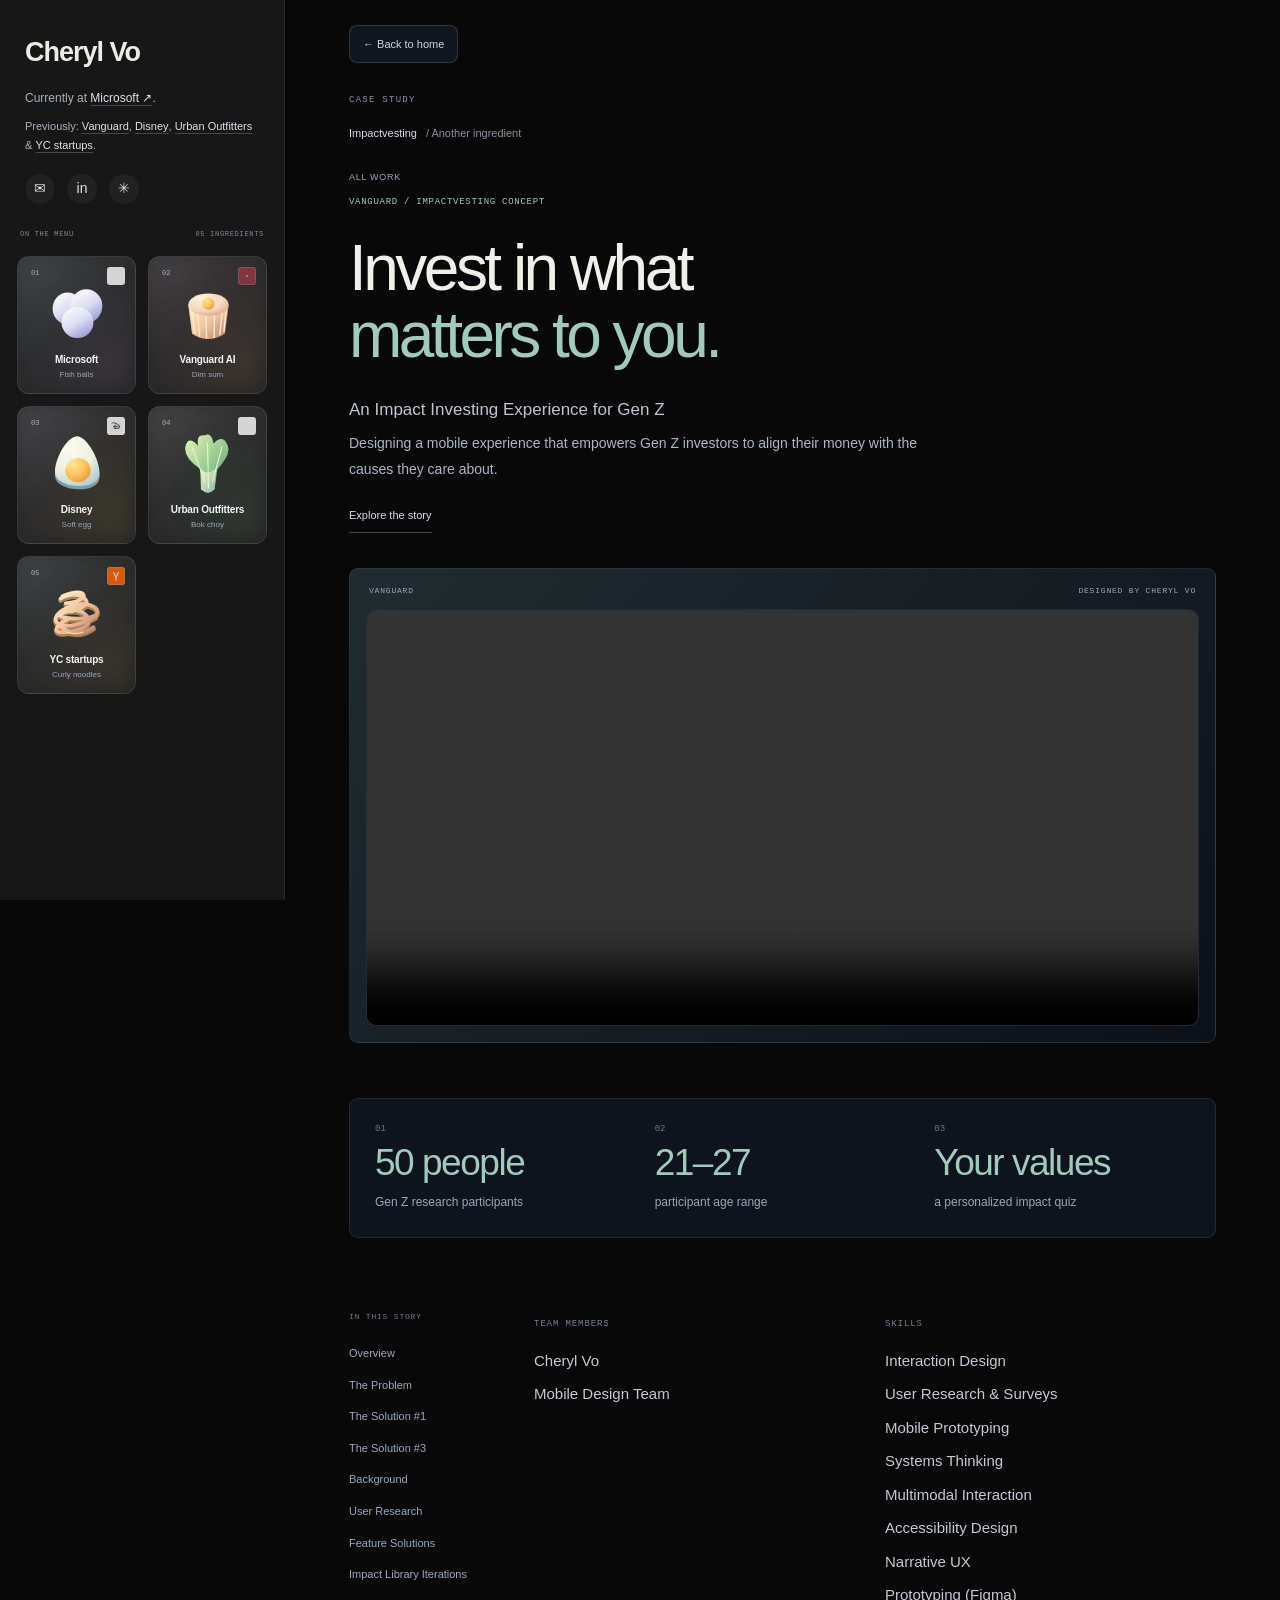
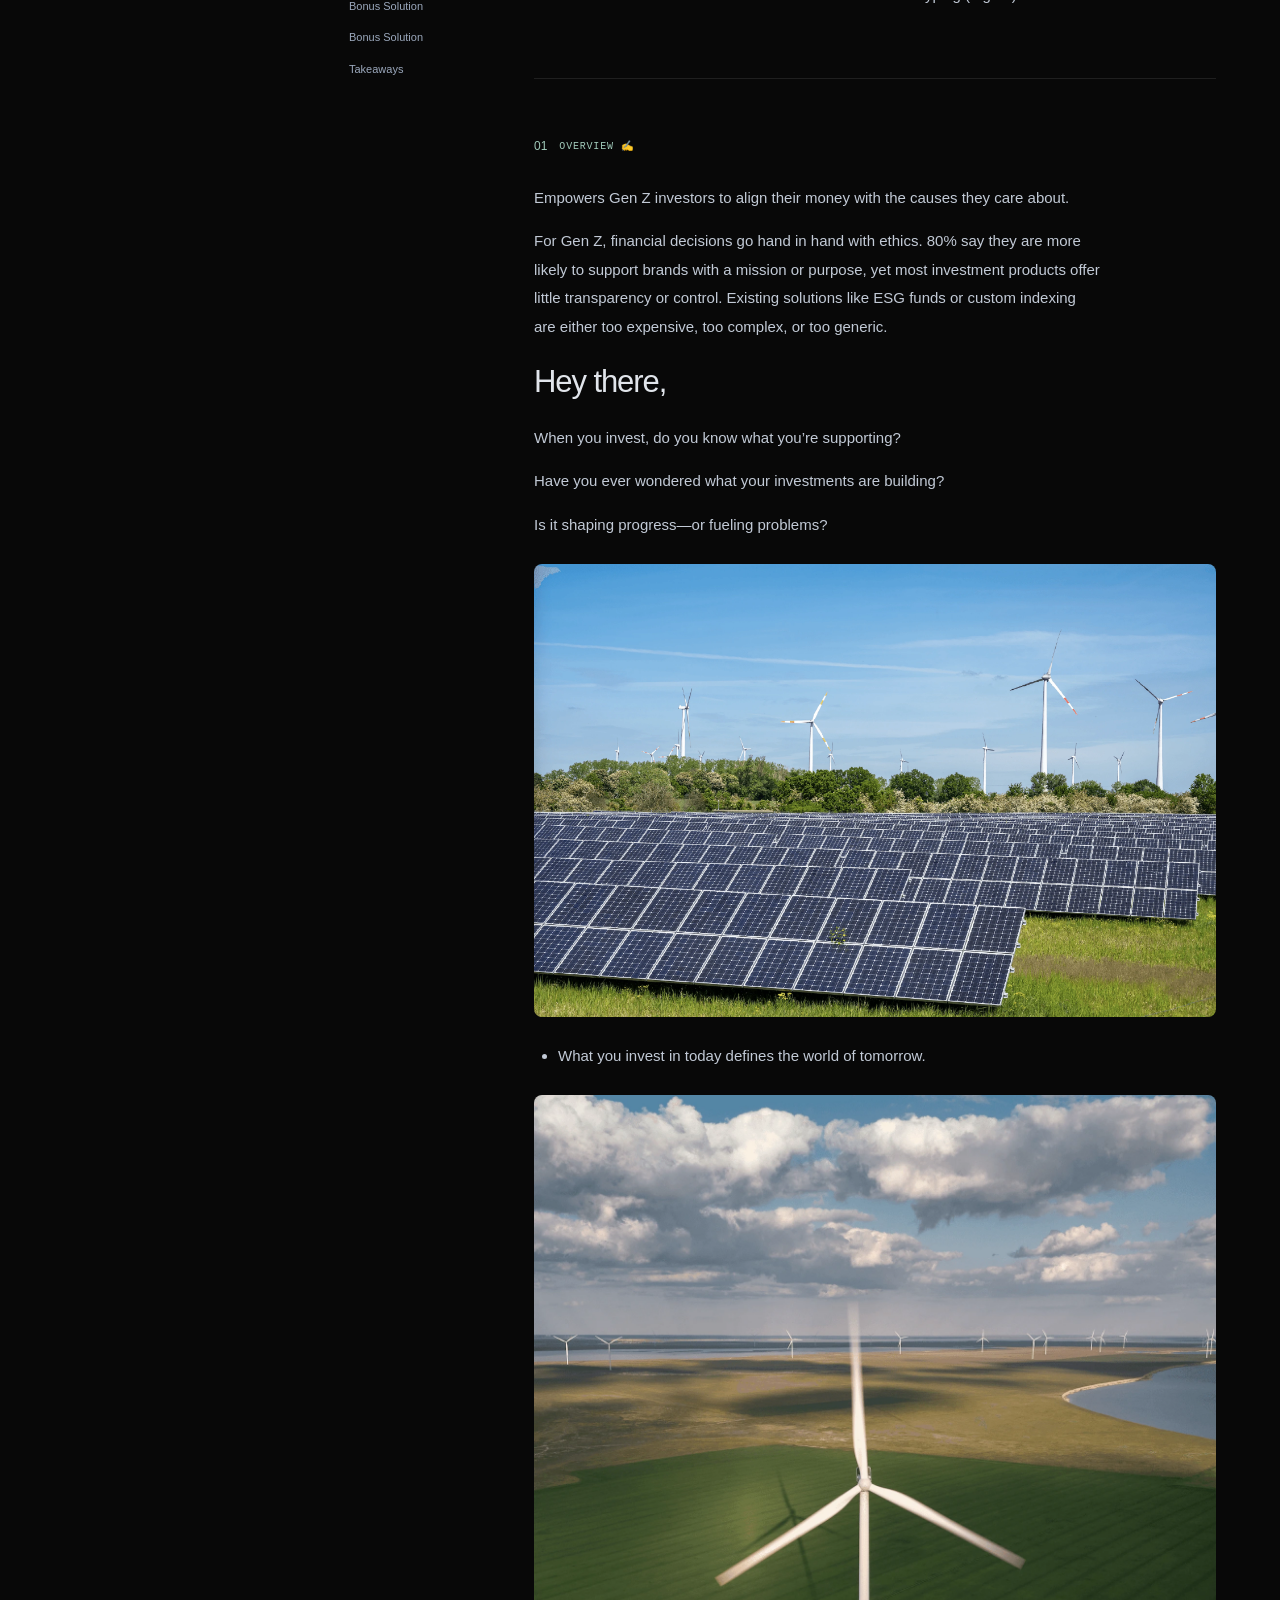
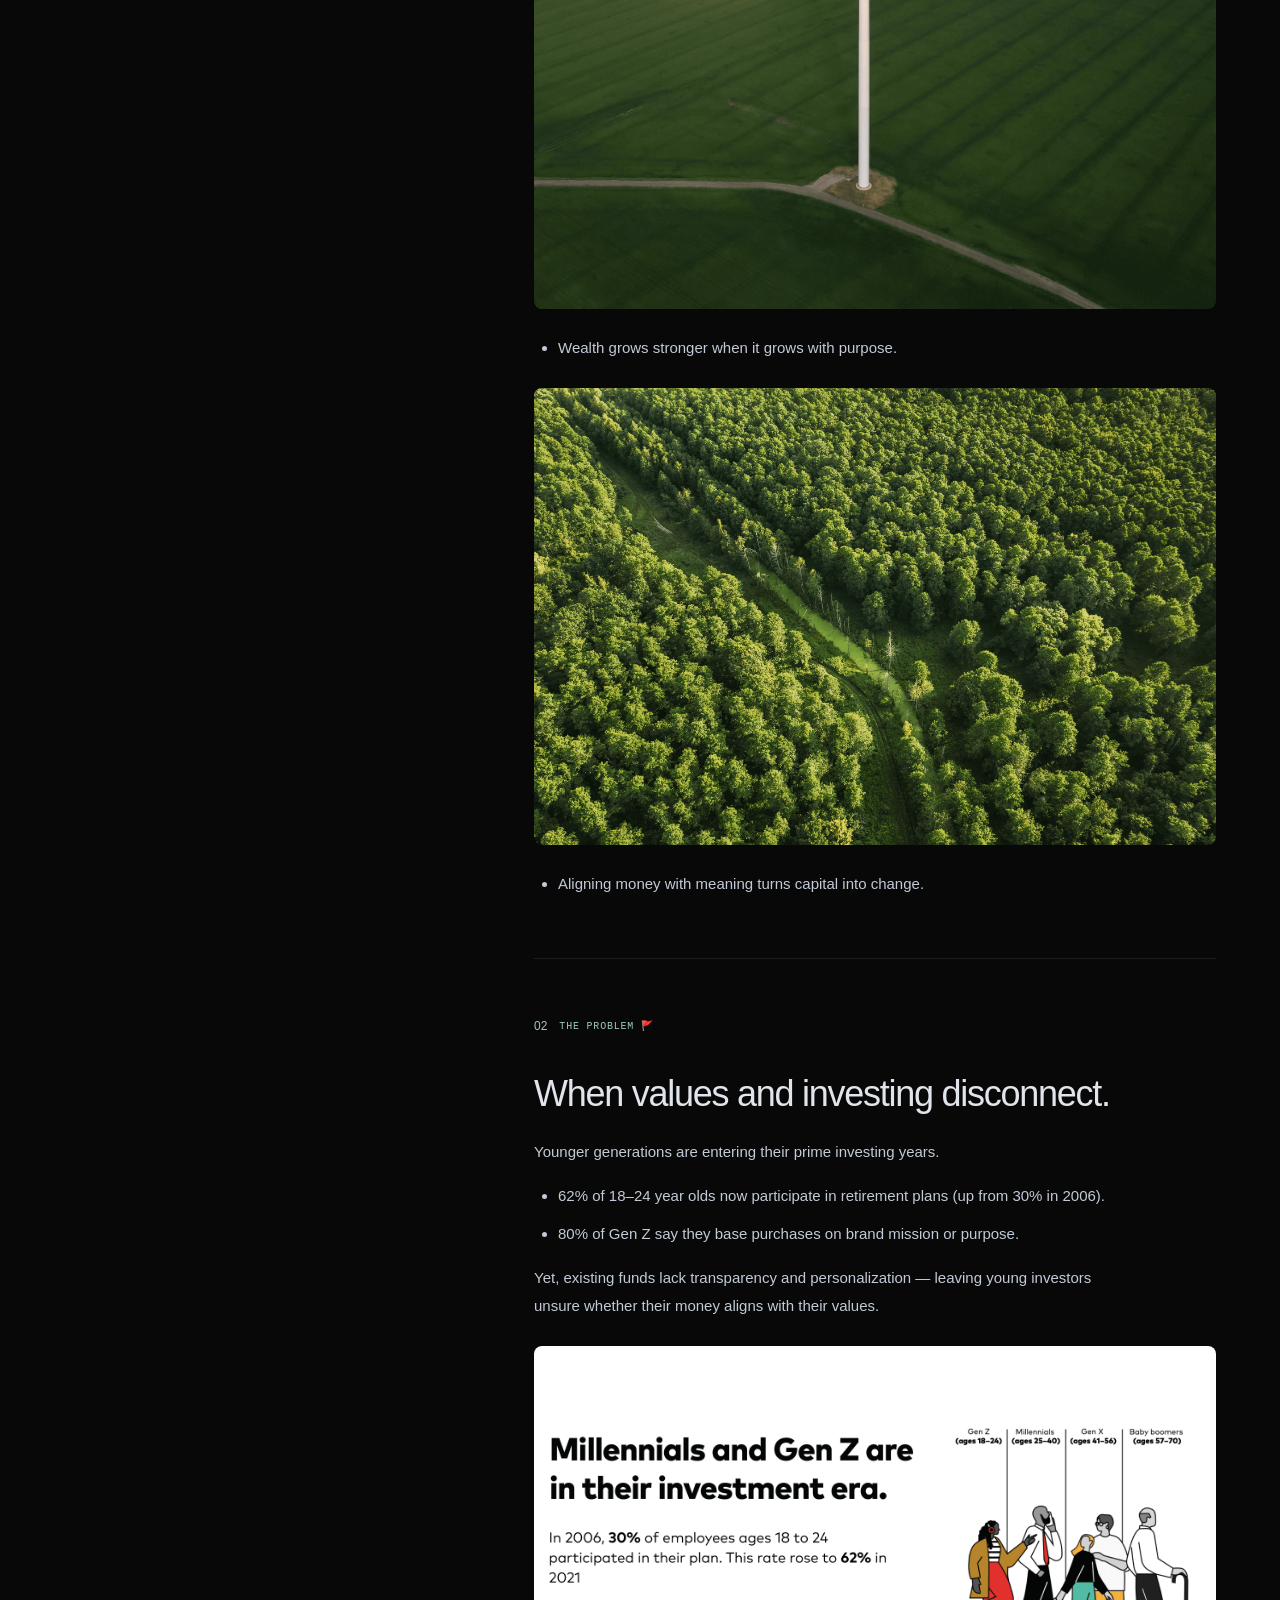
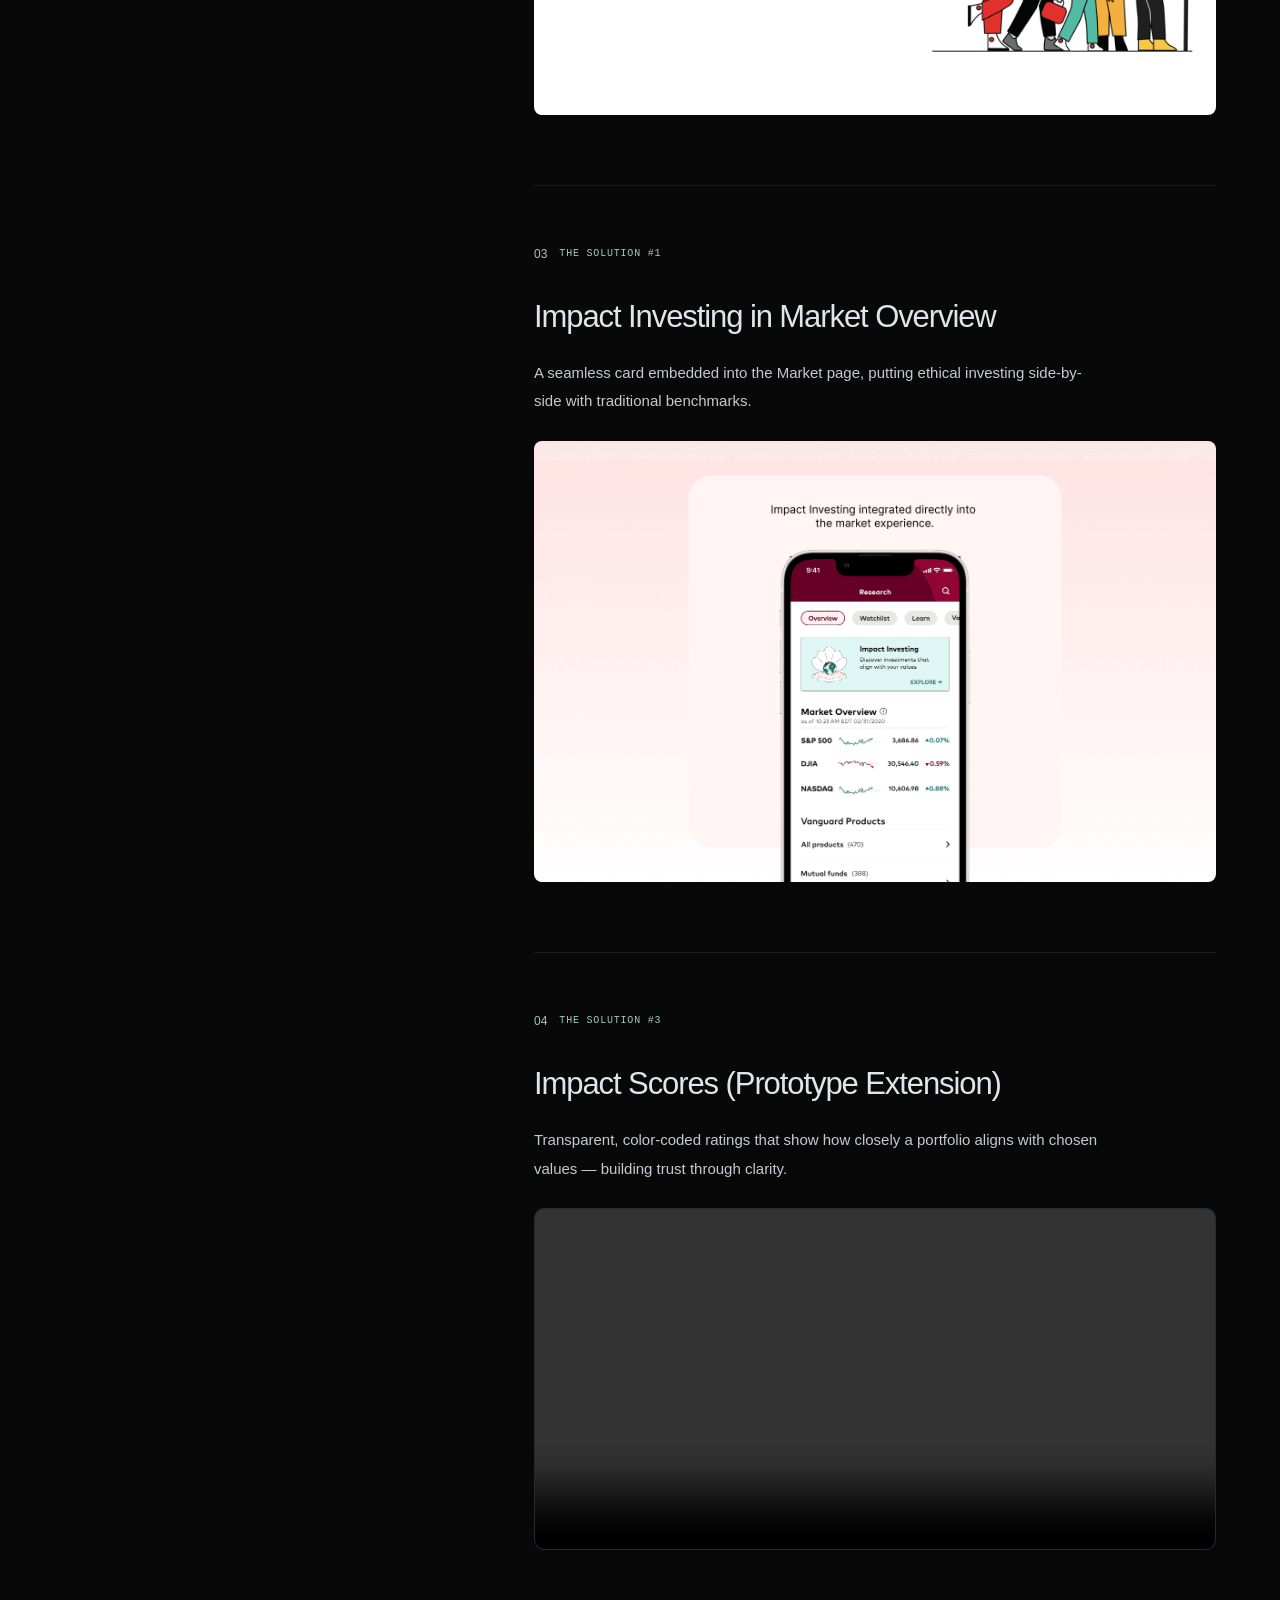
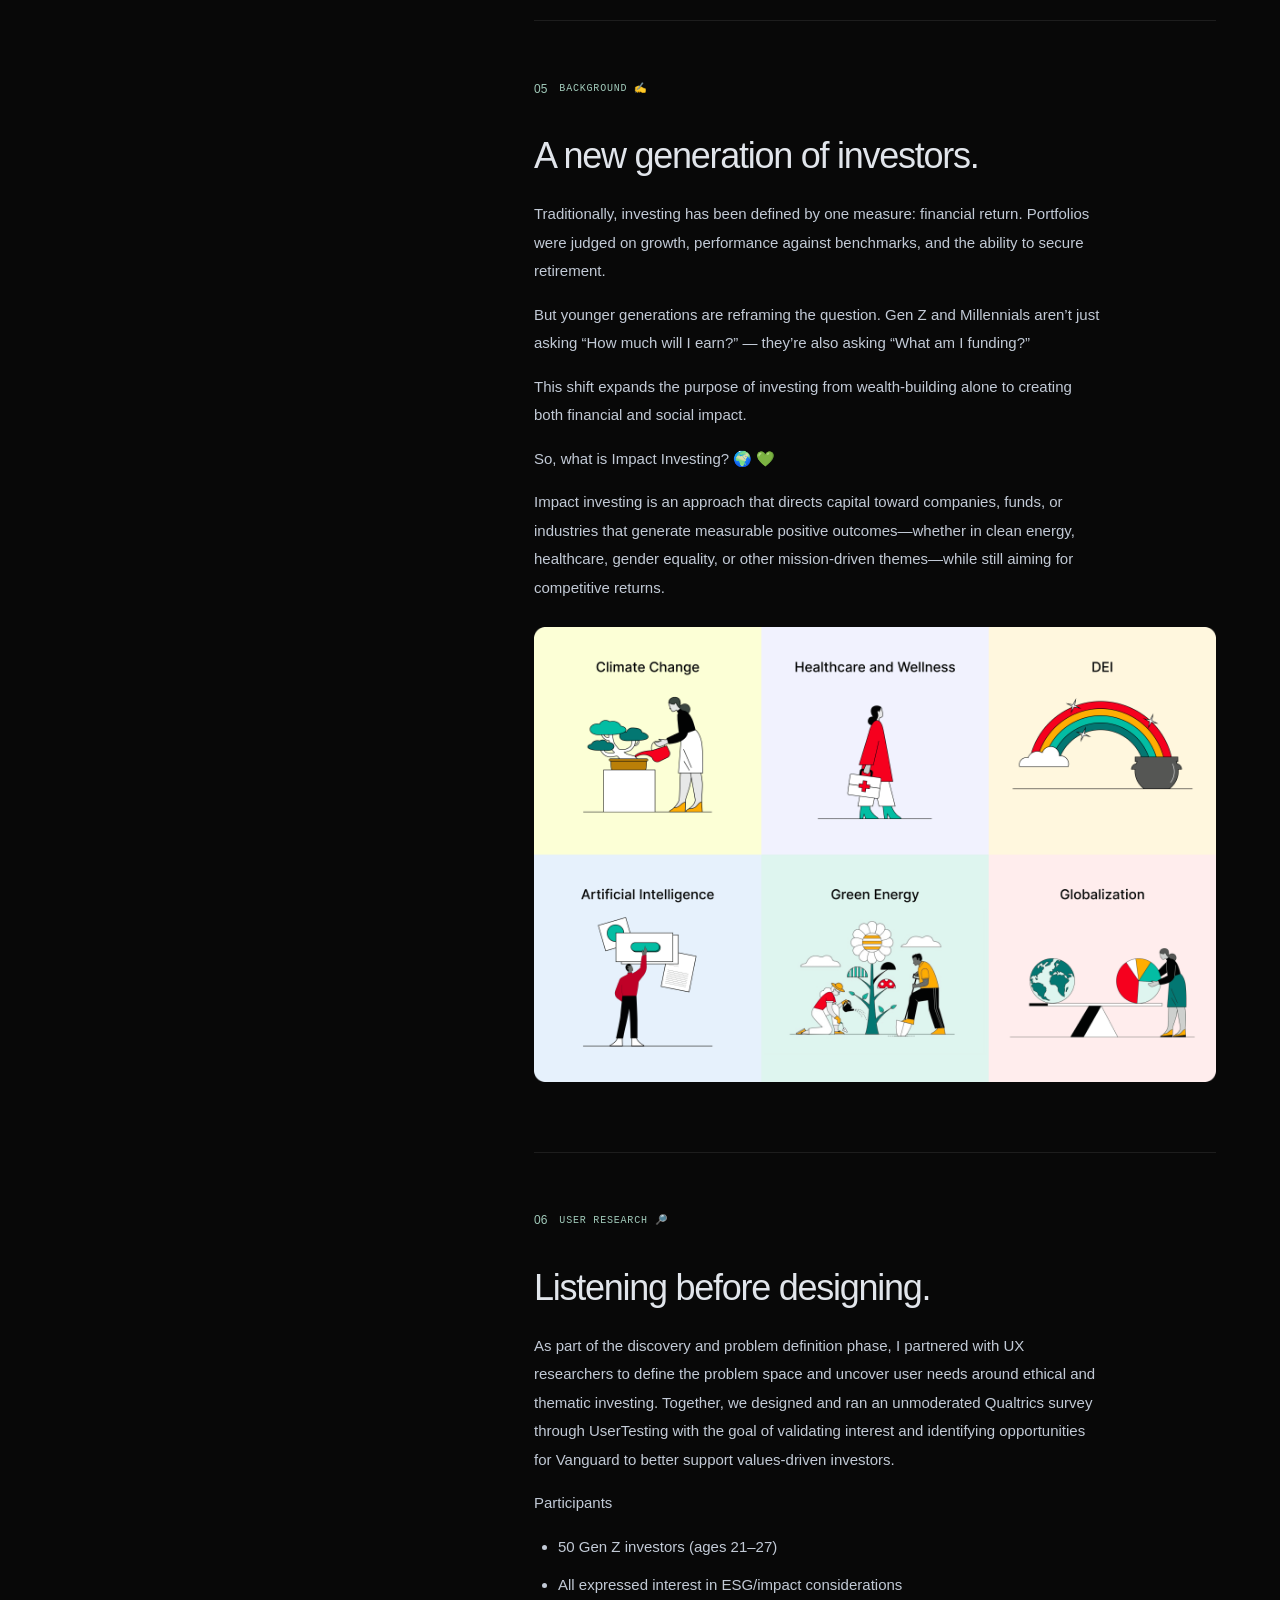
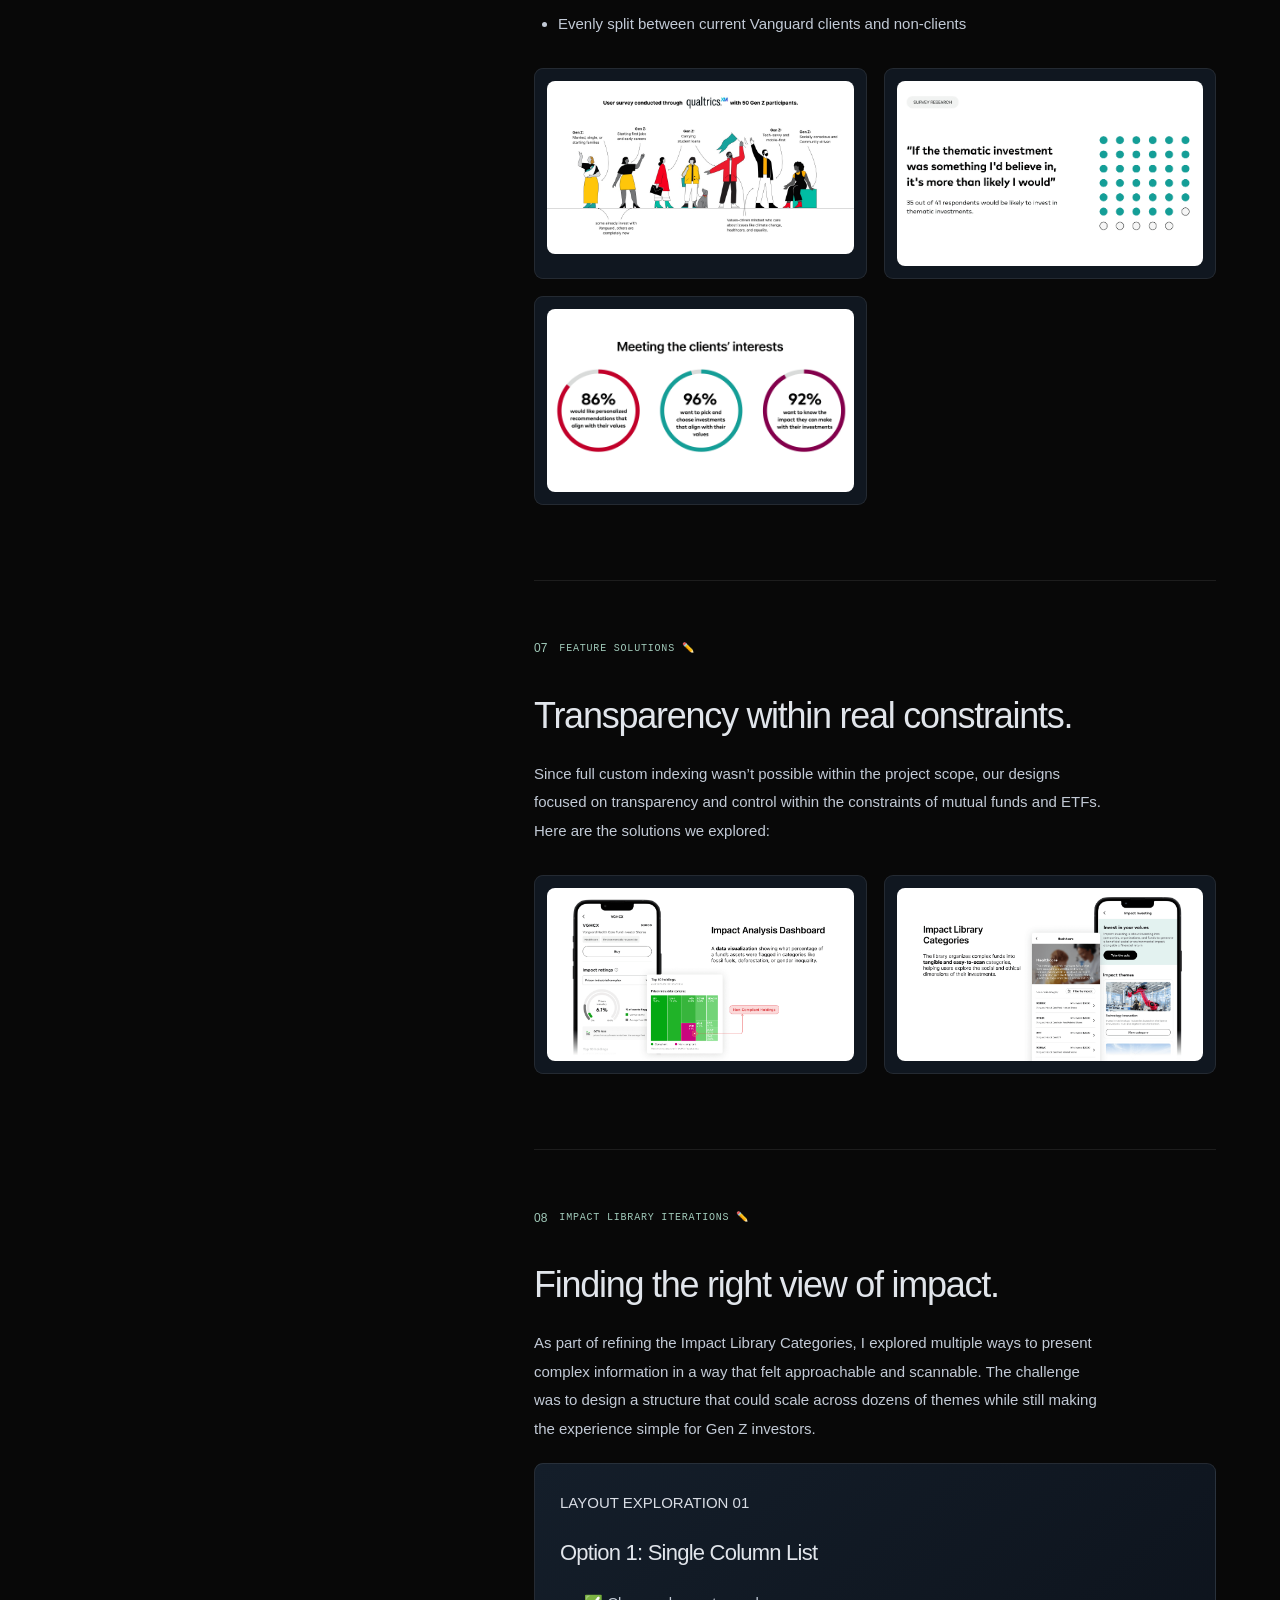
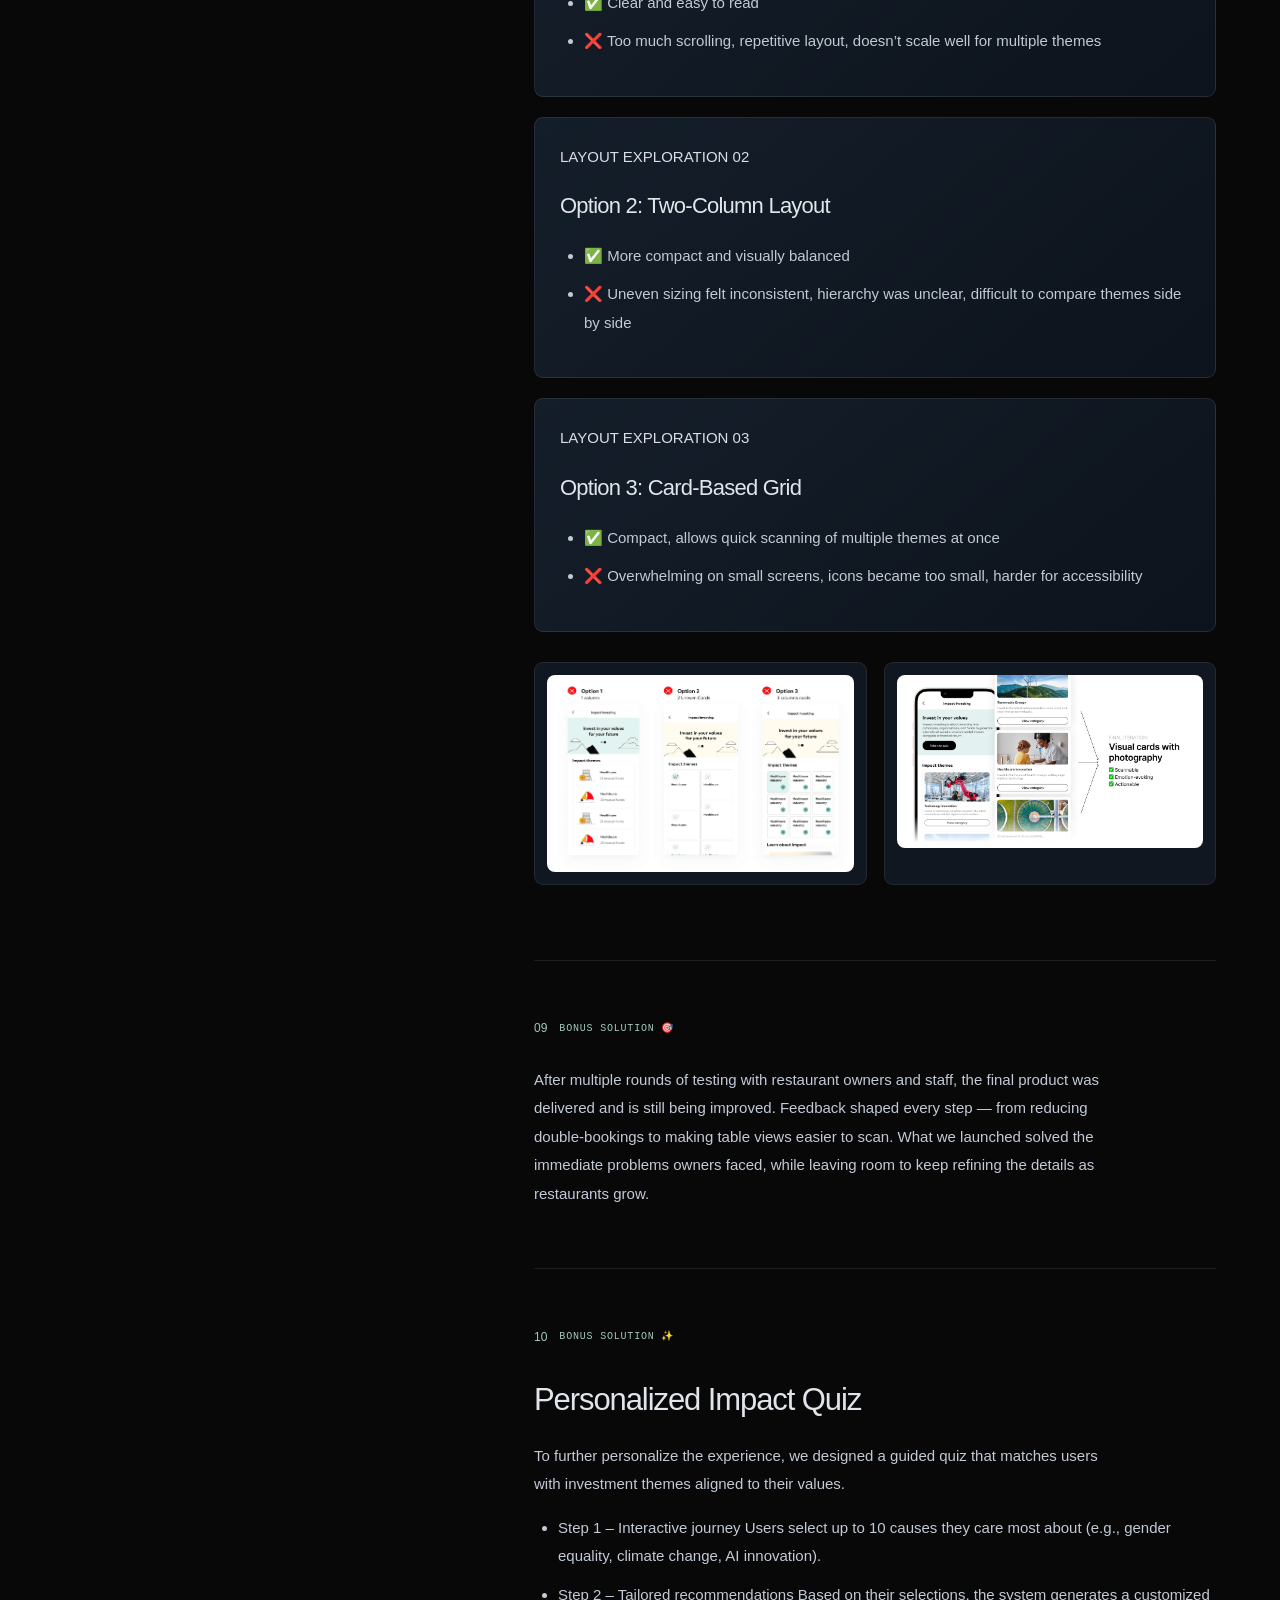
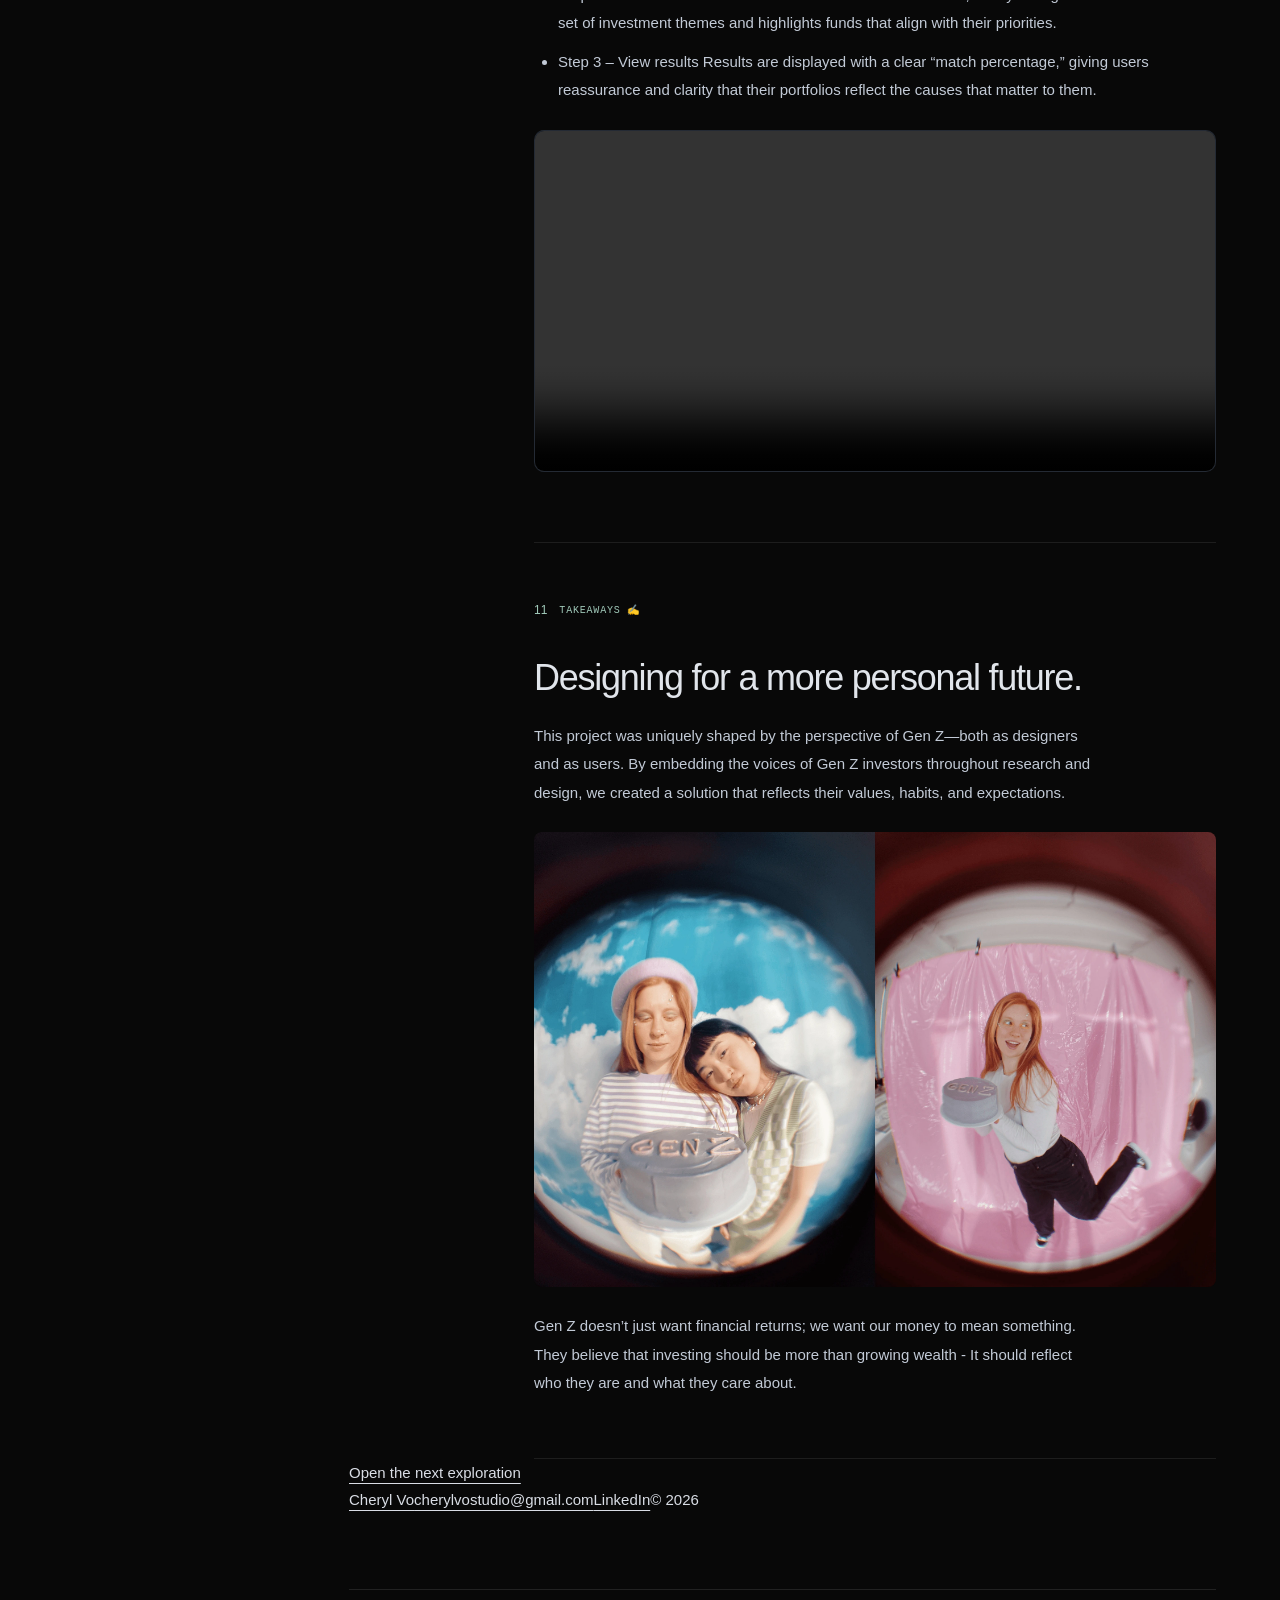
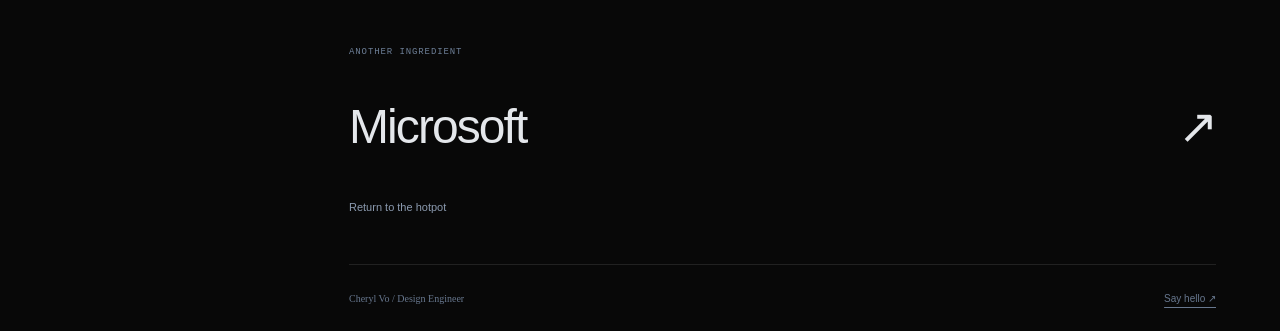
<file: projects/impactvesting.html>
<!doctype html><html lang="en"><head><meta charset="utf-8"><meta name="viewport" content="width=device-width,initial-scale=1"><title>Impactvesting — Cheryl Vo</title><link rel="icon" href="../bird.png"><link rel="stylesheet" href="../dashboard.css?v=sf-5"><link rel="stylesheet" href="../night-garden.css?v=sf-5"><link rel="stylesheet" href="../nav-displays.css?v=3"><link rel="stylesheet" href="../folders.css?v=2"><link rel="stylesheet" href="../folder-states.css?v=1"><link rel="stylesheet" href="../tactile-cards.css?v=4"><link rel="stylesheet" href="../ingredient-menu.css?v=illustrated-7"><link rel="stylesheet" href="../case-study.css"><link rel="stylesheet" href="../hotpot-case.css?v=clear-4"><link rel="stylesheet" href="../neutral-background.css?v=1"></head><body style="--course-accent:#a1caba"><a class="skip" href="#case-content">Skip to case study</a><aside class="sidebar"><div class="profile"><a class="profile-name" href="../index.html">Cheryl Vo </a><p class="profile-history">Currently at <a href="https://www.microsoft.com/en-us/windows-365" target="_blank" rel="noopener">Microsoft ↗</a>.<br><span>Previously: <a href="vanguardai.html">Vanguard</a>, <a href="disney.html">Disney</a>, <a href="urban-outfiters.html">Urban Outfitters</a> &amp; <a href="atlas.html">YC startups</a>.</span></p><div class="socials"><a href="mailto:cherylvostudio@gmail.com" aria-label="Email Cheryl">✉</a><a href="https://www.linkedin.com/in/tran-cheryl-vo/" target="_blank" rel="noopener" aria-label="Cheryl on LinkedIn">in</a><a href="play.html" aria-label="Artwork">✳</a></div></div><nav aria-label="Project navigation"><div class="menu-heading"><span>ON THE MENU</span><span>05 INGREDIENTS</span></div><div class="ingredient-menu"><a class="project-nav folder-nav" href="microsoft.html"><span class="menu-number">01</span><img class="menu-food food-0" src="../ingredients/0.svg" alt="" aria-hidden="true"><span class="project-icon" style="--accent:#6d8b9e"><img class="brand-logo brand-microsoft" src="../brands/microsoft.svg" alt="" aria-hidden="true"></span><span><strong>Microsoft</strong><small>Fish balls</small></span><span class="nav-arrow">↗</span></a><a class="project-nav folder-nav" href="vanguardai.html"><span class="menu-number">02</span><img class="menu-food food-1" src="../ingredients/1.svg" alt="" aria-hidden="true"><span class="project-icon" style="--accent:#963a45"><img class="brand-logo brand-vanguardai" src="../brands/vanguard.svg" alt="" aria-hidden="true"></span><span><strong>Vanguard AI</strong><small>Dim sum</small></span><span class="nav-arrow">↗</span></a><a class="project-nav folder-nav" href="disney.html"><span class="menu-number">03</span><img class="menu-food food-2" src="../ingredients/2.svg" alt="" aria-hidden="true"><span class="project-icon" style="--accent:#847a9e"><img class="brand-logo brand-disney" src="../brands/disney.png" alt="" aria-hidden="true"></span><span><strong>Disney</strong><small>Soft egg</small></span><span class="nav-arrow">↗</span></a><a class="project-nav folder-nav" href="urban-outfiters.html"><span class="menu-number">04</span><img class="menu-food food-3" src="../ingredients/3.svg" alt="" aria-hidden="true"><span class="project-icon" style="--accent:#7b8271"><img class="brand-logo brand-urban-outfiters" src="../brands/urban.svg" alt="" aria-hidden="true"></span><span><strong>Urban Outfitters</strong><small>Bok choy</small></span><span class="nav-arrow">↗</span></a><a class="project-nav folder-nav" href="atlas.html"><span class="menu-number">05</span><img class="menu-food food-4" src="../ingredients/4.svg" alt="" aria-hidden="true"><span class="project-icon" style="--accent:#a57751"><img class="brand-logo brand-atlas" src="../brands/yc.ico" alt="" aria-hidden="true"></span><span><strong>YC startups</strong><small>Curly noodles</small></span><span class="nav-arrow">↗</span></a></div></nav></aside><div class="reading-progress" aria-hidden="true"></div><main id="case-content"><a class="case-home-link" href="../index.html">← Back to home</a><section class="case-opening"><div class="opening-sticky"><div class="case-head"><span class="case-type">CASE STUDY</span><span class="course-badge">Impactvesting <span>/ Another ingredient</span></span><div class="case-breadcrumb"><a href="../index.html">ALL WORK</a><span>VANGUARD / IMPACTVESTING CONCEPT</span></div><h1>Invest in what<br><em>matters to you.</em></h1><p class="canonical-title">An Impact Investing Experience for Gen Z</p><p class="case-subtitle">Designing a mobile experience that empowers Gen Z investors to align their money with the causes they care about.</p><a class="story-enter" href="#story-start">Explore the story</a></div><div class="case-cover"><div class="screen-chrome"><span>VANGUARD</span><span>DESIGNED BY CHERYL VO</span></div><video controls="" loop="" muted="" playsinline="" preload="none" aria-label="Impactvesting project overview" controls playsinline preload="none"><source src="../media/impactvesting-01-cxjGiT1dP7b3Ik8SFgeHdXPaU8.mp4"></div><div class="opening-caption" aria-hidden="true"><span>SCROLL TO EXPLORE</span><span>SELECTED WORK / CHERYL VO</span></div></div></section><section class="impact-strip" aria-label="Project at a glance"><div class="impact-card"><span class="impact-index">01</span><strong>50 people</strong><p>Gen Z research participants</p></div><div class="impact-card"><span class="impact-index">02</span><strong>21–27</strong><p>participant age range</p></div><div class="impact-card"><span class="impact-index">03</span><strong>Your values</strong><p>a personalized impact quiz</p></div></section><div class="case-layout" id="story-start"><aside class="case-toc" aria-label="Case study chapters"><span>IN THIS STORY</span><div class="toc-links"><a href="#section-3">Overview</a><a href="#section-4">The Problem</a><a href="#section-5">The Solution #1</a><a href="#section-6">The Solution #3</a><a href="#section-7">Background</a><a href="#section-8">User Research</a><a href="#section-9">Feature Solutions</a><a href="#section-10">Impact Library Iterations</a><a href="#section-11">Bonus Solution</a><a href="#section-12">Bonus Solution</a><a href="#section-13">Takeaways</a></div></aside><div class="case-body"><div class="case-meta-grid"><section class="case-section" id="section-1"><h2>TEAM MEMBERS</h2><p>Cheryl Vo</p><p>Mobile Design Team</p></section><section class="case-section" id="section-2"><h2>SKILLS</h2><p>Interaction Design</p><p>User Research &amp; Surveys</p><p>Mobile Prototyping</p><p>Systems Thinking</p><p>Multimodal Interaction</p><p>Accessibility Design</p><p>Narrative UX</p><p>Prototyping (Figma)</p></section></div><section class="case-section section-narrative" id="section-3"><div class="chapter-label"><span>01</span><h2>OVERVIEW ✍️</h2></div><p>Empowers Gen Z investors to align their money with the causes they care about.</p><p>For Gen Z, financial decisions go hand in hand with ethics. 80% say they are more likely to support brands with a mission or purpose, yet most investment products offer little transparency or control. Existing solutions like ESG funds or custom indexing are either too expensive, too complex, or too generic.</p><h3>Hey there,</h3><p>When you invest, do you know what you’re supporting?</p><p>Have you ever wondered what your investments are building?</p><p>Is it shaping progress—or fueling problems?</p><figure><button class="image-expand" type="button" aria-label="View full image: Solar panels and wind turbines in a renewable energy landscape"><img src="../media/impactvesting-02-ElHDDXPAyKHAwAmkJTPI7Rss.webp" alt="Solar panels and wind turbines in a renewable energy landscape" loading="lazy" decoding="async"></button></figure><ul><li>What you invest in today defines the world of tomorrow.</li></ul><figure><button class="image-expand" type="button" aria-label="View full image: Wind turbine in an open rural landscape"><img src="../media/impactvesting-03-FdOcJvXI8OgSoGeTsblvxQFPAeU.webp" alt="Wind turbine in an open rural landscape" loading="lazy" decoding="async"></button></figure><ul><li>Wealth grows stronger when it grows with purpose.</li></ul><figure><button class="image-expand" type="button" aria-label="View full image: Aerial view of a dense green forest"><img src="../media/impactvesting-04-viT7pbe2DsCjnIZxi75RwXqDac.webp" alt="Aerial view of a dense green forest" loading="lazy" decoding="async"></button></figure><ul><li>Aligning money with meaning turns capital into change.</li></ul></section><section class="case-section section-research" id="section-4"><div class="chapter-label"><span>02</span><h2>THE PROBLEM 🚩</h2></div><h3 class="chapter-title">When values and investing disconnect.</h3><p>Younger generations are entering their prime investing years.</p><ul class="insight-grid"><li>62% of 18–24 year olds now participate in retirement plans (up from 30% in 2006).</li><li>80% of Gen Z say they base purchases on brand mission or purpose.</li></ul><p>Yet, existing funds lack transparency and personalization — leaving young investors unsure whether their money aligns with their values.</p><figure><button class="image-expand" type="button" aria-label="View full image: Millennials and Gen Z investment participation research graphic"><img src="../media/impactvesting-05-xJTfnLAQOicRDkUnvwqS4N2n0CU.png" alt="Millennials and Gen Z investment participation research graphic" loading="lazy" decoding="async"></button></figure></section><section class="case-section section-solution" id="section-5"><div class="chapter-label"><span>03</span><h2>THE SOLUTION #1</h2></div><h3>Impact Investing in Market Overview</h3><p>A seamless card embedded into the Market page, putting ethical investing side-by-side with traditional benchmarks.</p><figure><button class="image-expand" type="button" aria-label="View full image: Impact investing card integrated into the mobile market overview"><img src="../media/impactvesting-06-AfDvvlCFcsdhV0aED1NclSeFg04.png" alt="Impact investing card integrated into the mobile market overview" loading="lazy" decoding="async"></button></figure></section><section class="case-section section-solution" id="section-6"><div class="chapter-label"><span>04</span><h2>THE SOLUTION #3</h2></div><h3>Impact Scores (Prototype Extension)</h3><p>Transparent, color-coded ratings that show how closely a portfolio aligns with chosen values — building trust through clarity.</p><figure><video controls="" loop="" muted="" playsinline="" preload="none" aria-label="Animated impact investing themes mobile experience" controls playsinline preload="none"><source src="../media/impactvesting-07-dsnX0y6nKY8PNBG2CHTcxw0jSg.mp4"></figure></section><section class="case-section section-narrative" id="section-7"><div class="chapter-label"><span>05</span><h2>BACKGROUND ✍</h2></div><h3 class="chapter-title">A new generation of investors.</h3><p>Traditionally, investing has been defined by one measure: financial return. Portfolios were judged on growth, performance against benchmarks, and the ability to secure retirement.</p><p>But younger generations are reframing the question. Gen Z and Millennials aren’t just asking “How much will I earn?” — they’re also asking “What am I funding?”</p><p>This shift expands the purpose of investing from wealth-building alone to creating both financial and social impact.</p><p>So, what is Impact Investing? 🌍 💚</p><p>Impact investing is an approach that directs capital toward companies, funds, or industries that generate measurable positive outcomes—whether in clean energy, healthcare, gender equality, or other mission-driven themes—while still aiming for competitive returns.</p><figure><button class="image-expand" type="button" aria-label="View full image: Illustrated impact themes including climate change, healthcare, DEI, artificial intelligence, green energy and globalization"><img src="../media/impactvesting-08-c3zu0hDDuSCtL96RXBf5hipq4.png" alt="Illustrated impact themes including climate change, healthcare, DEI, artificial intelligence, green energy and globalization" loading="lazy" decoding="async"></button></figure></section><section class="case-section section-research" id="section-8"><div class="chapter-label"><span>06</span><h2>USER RESEARCH 🔎</h2></div><h3 class="chapter-title">Listening before designing.</h3><p>As part of the discovery and problem definition phase, I partnered with UX researchers to define the problem space and uncover user needs around ethical and thematic investing. Together, we designed and ran an unmoderated Qualtrics survey through UserTesting with the goal of validating interest and identifying opportunities for Vanguard to better support values-driven investors.</p><p>Participants</p><ul class="insight-grid"><li>50 Gen Z investors (ages 21–27)</li><li>All expressed interest in ESG/impact considerations</li><li>Evenly split between current Vanguard clients and non-clients</li></ul><div class="case-gallery"><figure><button class="image-expand" type="button" aria-label="View full image: Qualtrics user survey overview with 50 Gen Z participants"><img src="../media/impactvesting-09-Zkh5vfC9aGRKapacy6Yup4q9is.jpg" alt="Qualtrics user survey overview with 50 Gen Z participants" loading="lazy" decoding="async"></button></figure><figure><button class="image-expand" type="button" aria-label="View full image: Survey findings on thematic investments reflecting personal beliefs"><img src="../media/impactvesting-10-EthhxhtVOHMQVQbp4w2am2Cb7g.png" alt="Survey findings on thematic investments reflecting personal beliefs" loading="lazy" decoding="async"></button></figure><figure><button class="image-expand" type="button" aria-label="View full image: User survey results on personalized recommendations, values and investment impact"><img src="../media/impactvesting-11-8XP5AehVExaBvIRCesrRUWHR0yA.png" alt="User survey results on personalized recommendations, values and investment impact" loading="lazy" decoding="async"></button></figure></div></section><section class="case-section section-solution" id="section-9"><div class="chapter-label"><span>07</span><h2>FEATURE SOLUTIONS ✏️</h2></div><h3 class="chapter-title">Transparency within real constraints.</h3><p>Since full custom indexing wasn’t possible within the project scope, our designs focused on transparency and control within the constraints of mutual funds and ETFs. Here are the solutions we explored:</p><div class="case-gallery"><figure><button class="image-expand" type="button" aria-label="View full image: Impact Analysis Dashboard mobile design with impact ratings and a fund allocation treemap"><img src="../media/impactvesting-12-FtPwyNdKLTRjNSj0fYI1dNyZYTs.png" alt="Impact Analysis Dashboard mobile design with impact ratings and a fund allocation treemap" loading="lazy" decoding="async"></button></figure><figure><button class="image-expand" type="button" aria-label="View full image: Impact Library Categories mobile design with explorable investment themes"><img src="../media/impactvesting-13-mQ6XtwSwdERxob2AoSsQliw7gw.png" alt="Impact Library Categories mobile design with explorable investment themes" loading="lazy" decoding="async"></button></figure></div></section><section class="case-section section-iterations" id="section-10"><div class="chapter-label"><span>08</span><h2>IMPACT LIBRARY ITERATIONS ✏️</h2></div><h3 class="chapter-title">Finding the right view of impact.</h3><p>As part of refining the Impact Library Categories, I explored multiple ways to present complex information in a way that felt approachable and scannable. The challenge was to design a structure that could scale across dozens of themes while still making the experience simple for Gen Z investors.</p><div class="decision-deck"><article class="decision-card"><span class="decision-index">LAYOUT EXPLORATION 01</span><h3>Option 1: Single Column List</h3><ul class="insight-grid"><li>✅ Clear and easy to read</li><li>❌ Too much scrolling, repetitive layout, doesn’t scale well for multiple themes</li></ul></article><article class="decision-card"><span class="decision-index">LAYOUT EXPLORATION 02</span><h3>Option 2: Two-Column Layout</h3><ul class="insight-grid"><li>✅ More compact and visually balanced</li><li>❌ Uneven sizing felt inconsistent, hierarchy was unclear, difficult to compare themes side by side</li></ul></article><article class="decision-card"><span class="decision-index">LAYOUT EXPLORATION 03</span><h3>Option 3: Card-Based Grid</h3><ul class="insight-grid"><li>✅ Compact, allows quick scanning of multiple themes at once</li><li>❌ Overwhelming on small screens, icons became too small, harder for accessibility</li></ul></article></div><div class="case-gallery"><figure><button class="image-expand" type="button" aria-label="View full image: Three Impact Library category layout options"><img src="../media/impactvesting-14-8lrnqnoxBLgd9LEURmOu1T0GI.png" alt="Three Impact Library category layout options" loading="lazy" decoding="async"></button></figure><figure><button class="image-expand" type="button" aria-label="View full image: Impact Library visual cards with photography and annotated usability benefits"><img src="../media/impactvesting-15-laNa4BCfZluNjPkBhXEgADNiTU.png" alt="Impact Library visual cards with photography and annotated usability benefits" loading="lazy" decoding="async"></button></figure></div></section><section class="case-section section-solution" id="section-11"><div class="chapter-label"><span>09</span><h2>BONUS SOLUTION 🎯</h2></div><p>After multiple rounds of testing with restaurant owners and staff, the final product was delivered and is still being improved. Feedback shaped every step — from reducing double-bookings to making table views easier to scan. What we launched solved the immediate problems owners faced, while leaving room to keep refining the details as restaurants grow.</p></section><section class="case-section section-solution" id="section-12"><div class="chapter-label"><span>10</span><h2>BONUS SOLUTION ✨</h2></div><h3>Personalized Impact Quiz</h3><p>To further personalize the experience, we designed a guided quiz that matches users with investment themes aligned to their values.</p><ul class="insight-grid"><li>Step 1 – Interactive journey Users select up to 10 causes they care most about (e.g., gender equality, climate change, AI innovation).</li><li>Step 2 – Tailored recommendations Based on their selections, the system generates a customized set of investment themes and highlights funds that align with their priorities.</li><li>Step 3 – View results Results are displayed with a clear “match percentage,” giving users reassurance and clarity that their portfolios reflect the causes that matter to them.</li></ul><figure><video controls="" loop="" muted="" playsinline="" preload="none" aria-label="Animated Personalized Impact Quiz mobile flow" controls playsinline preload="none"><source src="../media/impactvesting-16-ROC7QvyuEtqi2GLWeR0VCwfv9hQ.mp4"></figure></section><section class="case-section section-narrative" id="section-13"><div class="chapter-label"><span>11</span><h2>TAKEAWAYS ✍</h2></div><h3 class="chapter-title">Designing for a more personal future.</h3><p>This project was uniquely shaped by the perspective of Gen Z—both as designers and as users. By embedding the voices of Gen Z investors throughout research and design, we created a solution that reflects their values, habits, and expectations.</p><figure><button class="image-expand" type="button" aria-label="View full image: Gen Z portraits viewed through colorful circular frames"><img src="../media/impactvesting-17-qagjE3PFu2spmNfgagFKakiSFk.webp" alt="Gen Z portraits viewed through colorful circular frames" loading="lazy" decoding="async"></button></figure><p>Gen Z doesn’t just want financial returns; we want our money to mean something. They believe that investing should be more than growing wealth - It should reflect who they are and what they care about.</p></section></div></div><a class="outline-button" href="whatif.html">Open the next exploration</a></section><div class="case-footer"><a href="../index.html">Cheryl Vo</a><a href="mailto:cherylvostudio@gmail.com">cherylvostudio@gmail.com</a><a href="https://www.linkedin.com/in/tran-cheryl-vo/" target="_blank" rel="noopener">LinkedIn</a><span>© 2026</span></div><section class="next-ingredient"><span>ANOTHER INGREDIENT</span><a href="microsoft.html">Microsoft <span>↗</span></a><a class="return-pot" href="../index.html">Return to the hotpot</a></section><footer><span>Cheryl Vo / Design Engineer</span><a href="mailto:cherylvostudio@gmail.com">Say hello ↗</a></footer></main><dialog aria-label="Project image"><button class="close" aria-label="Close enlarged image">Close ×</button><img alt=""></dialog><script src="../case-study.js"></script><script src="../hotpot-case.js"></script><script src="../tactile-cards.js"></script></body></html>
</file>
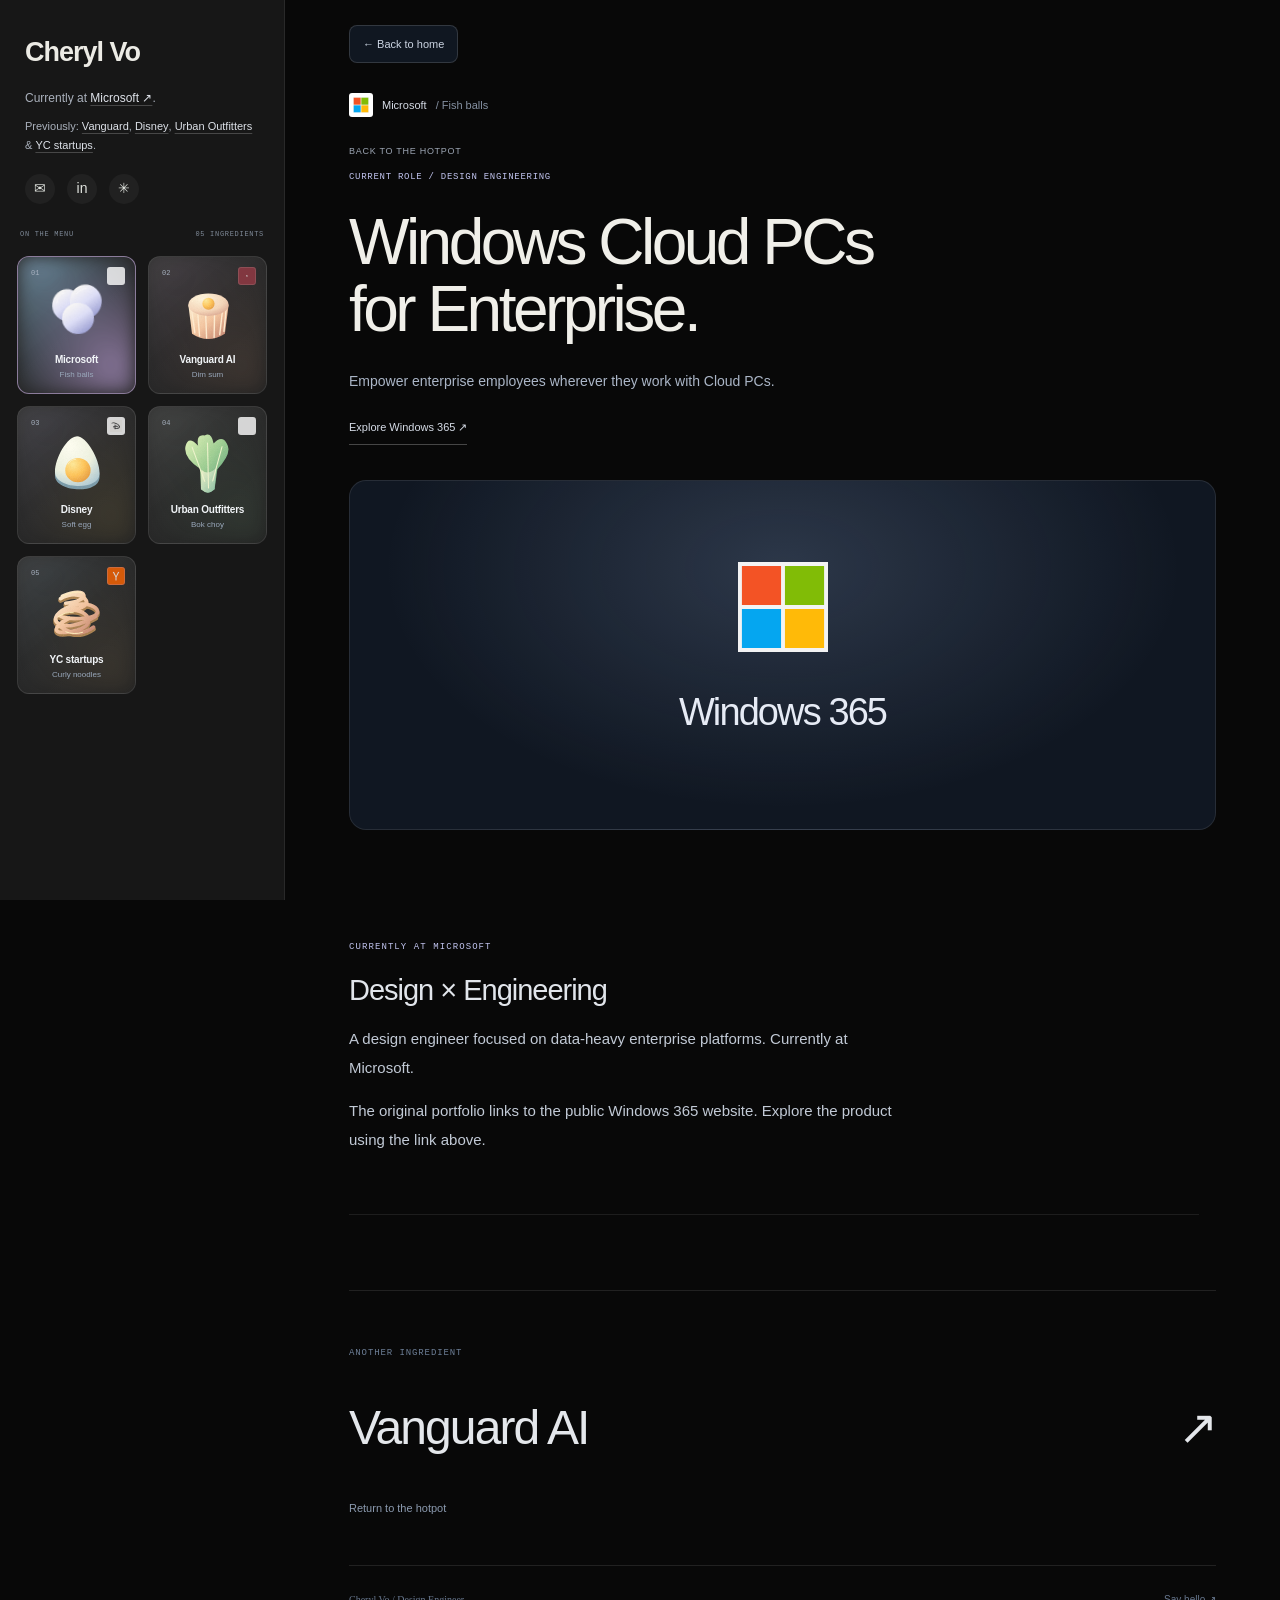
<file: projects/microsoft.html>
<!doctype html><html lang="en"><head><meta charset="utf-8"><meta name="viewport" content="width=device-width,initial-scale=1"><title>Microsoft / Windows 365 — Cheryl Vo</title><link rel="icon" href="../bird.png"><link rel="stylesheet" href="../dashboard.css?v=sf-5"><link rel="stylesheet" href="../night-garden.css?v=sf-5"><link rel="stylesheet" href="../nav-displays.css?v=3"><link rel="stylesheet" href="../folders.css?v=2"><link rel="stylesheet" href="../folder-states.css?v=1"><link rel="stylesheet" href="../tactile-cards.css?v=4"><link rel="stylesheet" href="../ingredient-menu.css?v=illustrated-7"><link rel="stylesheet" href="../case-study.css"><link rel="stylesheet" href="../hotpot-case.css?v=clear-4"><link rel="stylesheet" href="../neutral-background.css?v=1"></head><body style="--course-accent:#c1c4ef"><a class="skip" href="#case-content">Skip to case study</a><aside class="sidebar"><div class="profile"><a class="profile-name" href="../index.html">Cheryl Vo </a><p class="profile-history">Currently at <a href="https://www.microsoft.com/en-us/windows-365" target="_blank" rel="noopener">Microsoft ↗</a>.<br><span>Previously: <a href="vanguardai.html">Vanguard</a>, <a href="disney.html">Disney</a>, <a href="urban-outfiters.html">Urban Outfitters</a> &amp; <a href="atlas.html">YC startups</a>.</span></p><div class="socials"><a href="mailto:cherylvostudio@gmail.com" aria-label="Email Cheryl">✉</a><a href="https://www.linkedin.com/in/tran-cheryl-vo/" target="_blank" rel="noopener" aria-label="Cheryl on LinkedIn">in</a><a href="play.html" aria-label="Artwork">✳</a></div></div><nav aria-label="Project navigation"><div class="menu-heading"><span>ON THE MENU</span><span>05 INGREDIENTS</span></div><div class="ingredient-menu"><a class="project-nav folder-nav active" aria-current="page" href="microsoft.html"><span class="menu-number">01</span><img class="menu-food food-0" src="../ingredients/0.svg" alt="" aria-hidden="true"><span class="project-icon" style="--accent:#6d8b9e"><img class="brand-logo brand-microsoft" src="../brands/microsoft.svg" alt="" aria-hidden="true"></span><span><strong>Microsoft</strong><small>Fish balls</small></span><span class="nav-arrow">↗</span></a><a class="project-nav folder-nav" href="vanguardai.html"><span class="menu-number">02</span><img class="menu-food food-1" src="../ingredients/1.svg" alt="" aria-hidden="true"><span class="project-icon" style="--accent:#963a45"><img class="brand-logo brand-vanguardai" src="../brands/vanguard.svg" alt="" aria-hidden="true"></span><span><strong>Vanguard AI</strong><small>Dim sum</small></span><span class="nav-arrow">↗</span></a><a class="project-nav folder-nav" href="disney.html"><span class="menu-number">03</span><img class="menu-food food-2" src="../ingredients/2.svg" alt="" aria-hidden="true"><span class="project-icon" style="--accent:#847a9e"><img class="brand-logo brand-disney" src="../brands/disney.png" alt="" aria-hidden="true"></span><span><strong>Disney</strong><small>Soft egg</small></span><span class="nav-arrow">↗</span></a><a class="project-nav folder-nav" href="urban-outfiters.html"><span class="menu-number">04</span><img class="menu-food food-3" src="../ingredients/3.svg" alt="" aria-hidden="true"><span class="project-icon" style="--accent:#7b8271"><img class="brand-logo brand-urban-outfiters" src="../brands/urban.svg" alt="" aria-hidden="true"></span><span><strong>Urban Outfitters</strong><small>Bok choy</small></span><span class="nav-arrow">↗</span></a><a class="project-nav folder-nav" href="atlas.html"><span class="menu-number">05</span><img class="menu-food food-4" src="../ingredients/4.svg" alt="" aria-hidden="true"><span class="project-icon" style="--accent:#a57751"><img class="brand-logo brand-atlas" src="../brands/yc.ico" alt="" aria-hidden="true"></span><span><strong>YC startups</strong><small>Curly noodles</small></span><span class="nav-arrow">↗</span></a></div></nav></aside><div class="reading-progress" aria-hidden="true"></div><main id="case-content"><a class="case-home-link" href="../index.html">← Back to home</a><section class="case-opening microsoft-opening"><div class="opening-sticky"><div class="case-head"><span class="course-badge"><img src="../brands/microsoft.svg" alt="">Microsoft <span>/ Fish balls</span></span><div class="case-breadcrumb"><a href="../index.html">BACK TO THE HOTPOT</a><span>CURRENT ROLE / DESIGN ENGINEERING</span></div><h1>Windows Cloud PCs<br>for Enterprise.</h1><p class="case-subtitle">Empower enterprise employees wherever they work with Cloud PCs.</p><a class="story-enter" href="https://www.microsoft.com/en-us/windows-365" target="_blank" rel="noopener">Explore Windows 365 ↗</a></div><div class="microsoft-cover"><img src="../brands/microsoft.svg" alt="Microsoft"><span>Windows 365</span></div></div></section><section class="case-section source-context"><span class="section-eyebrow">CURRENTLY AT MICROSOFT</span><h2>Design × Engineering</h2><p>A design engineer focused on data-heavy enterprise platforms. Currently at Microsoft.</p><p>The original portfolio links to the public Windows 365 website. Explore the product using the link above.</p></section><section class="next-ingredient"><span>ANOTHER INGREDIENT</span><a href="vanguardai.html">Vanguard AI <span>↗</span></a><a class="return-pot" href="../index.html">Return to the hotpot</a></section><footer><span>Cheryl Vo / Design Engineer</span><a href="mailto:cherylvostudio@gmail.com">Say hello ↗</a></footer></main><dialog aria-label="Project image"><button class="close" aria-label="Close enlarged image">Close ×</button><img alt=""></dialog><script src="../case-study.js"></script><script src="../hotpot-case.js"></script><script src="../tactile-cards.js"></script></body></html>
</file>
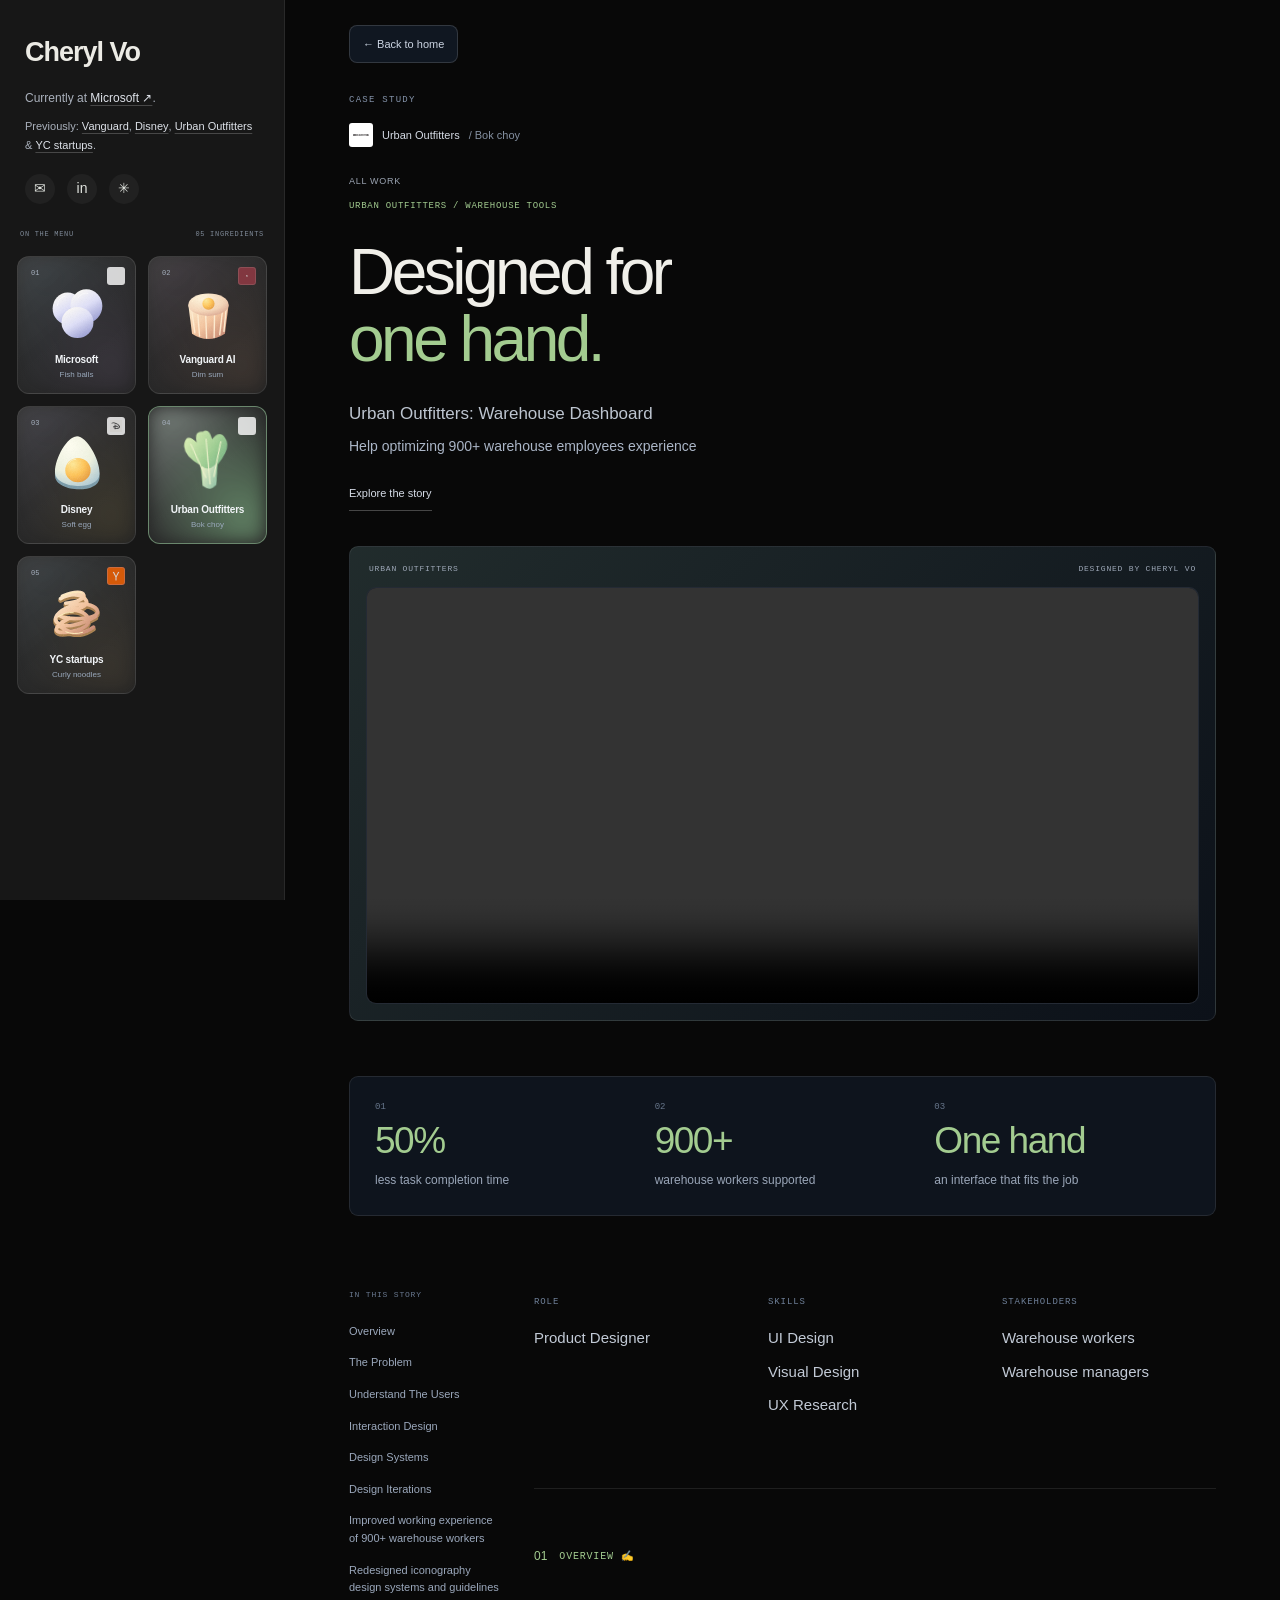
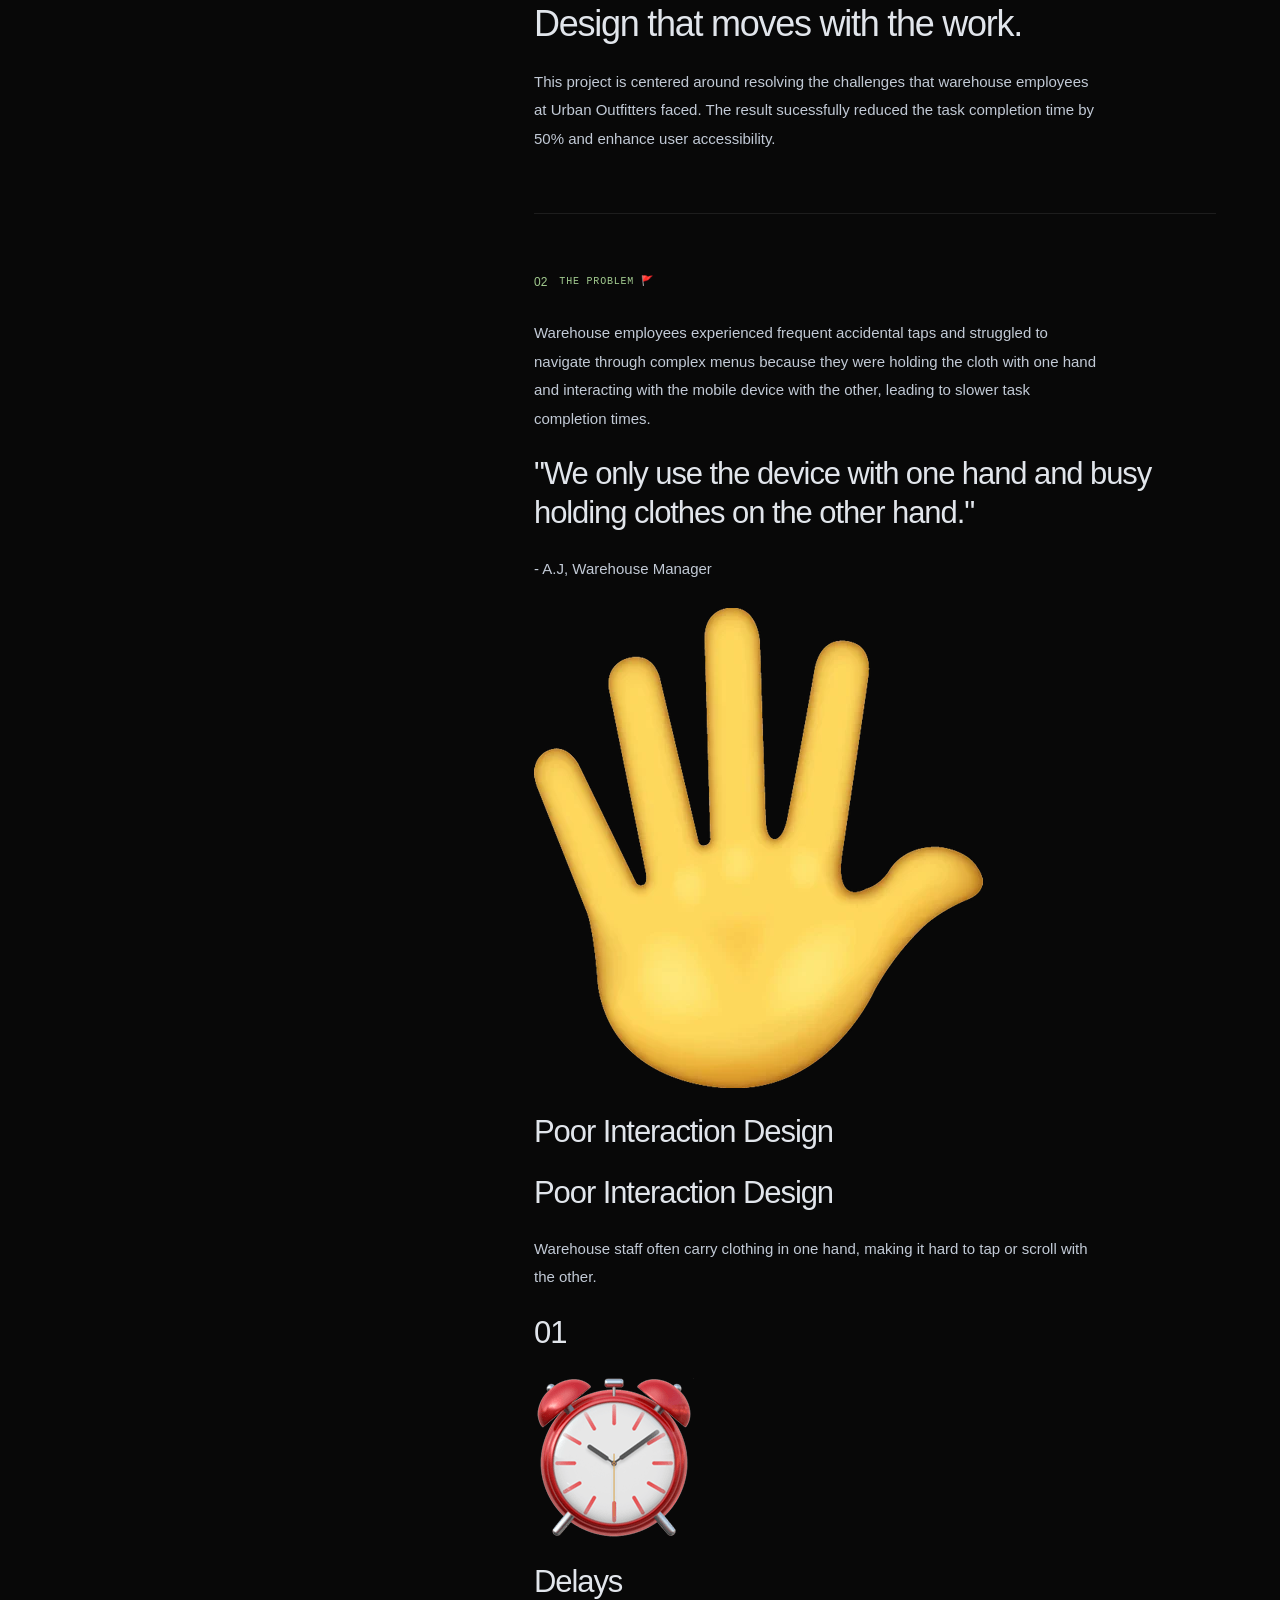
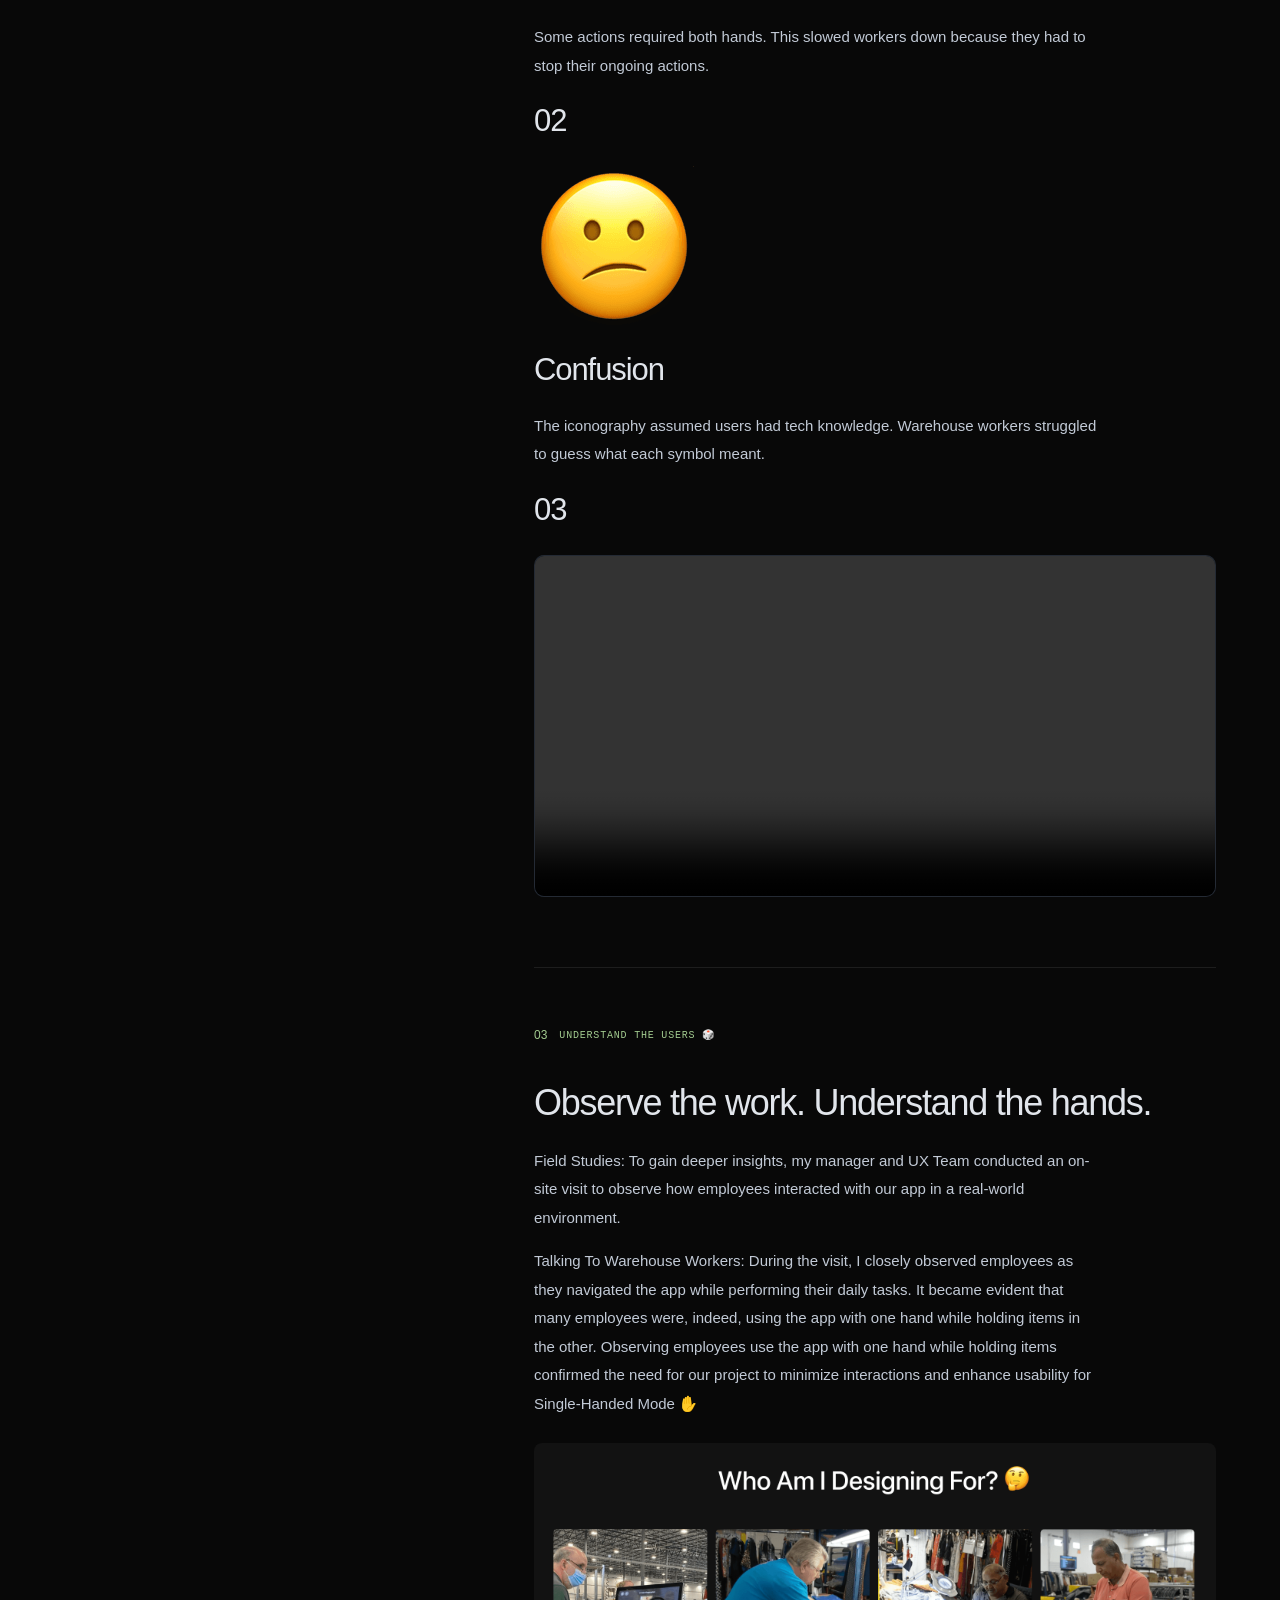
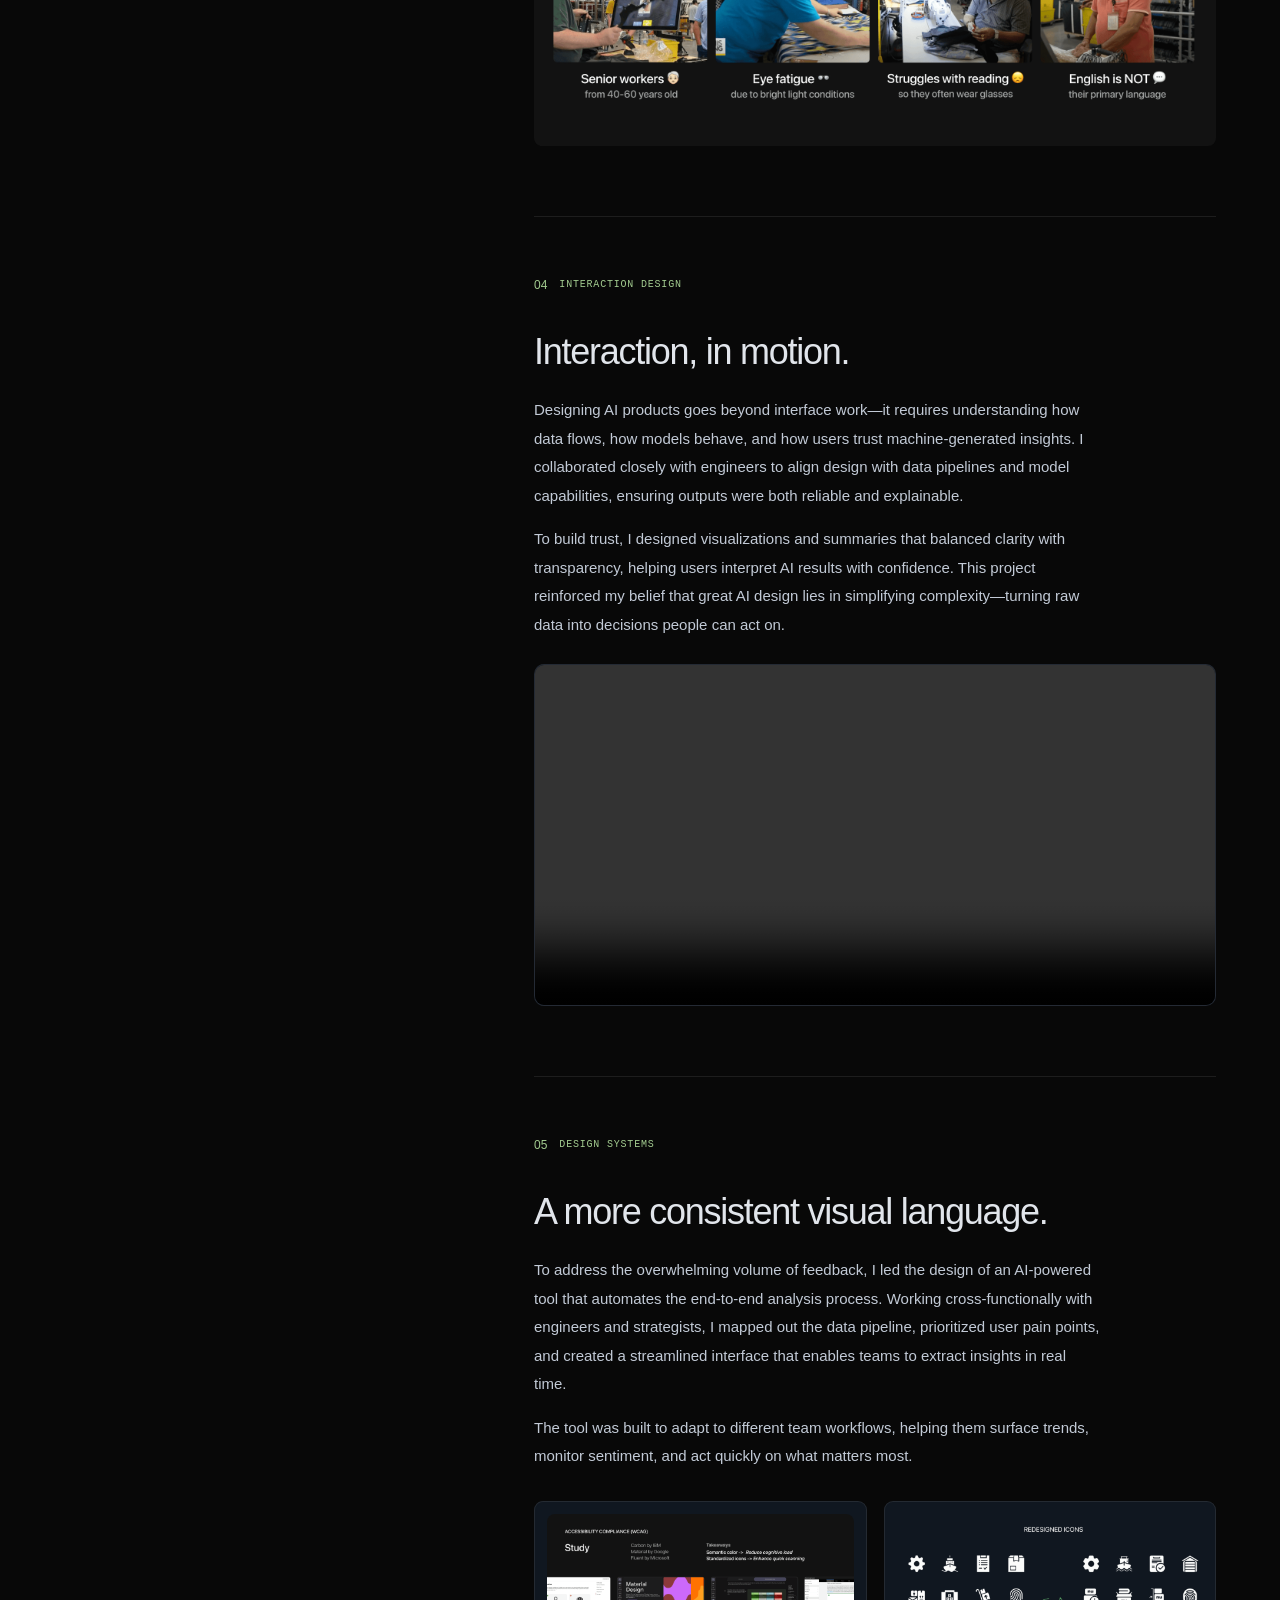
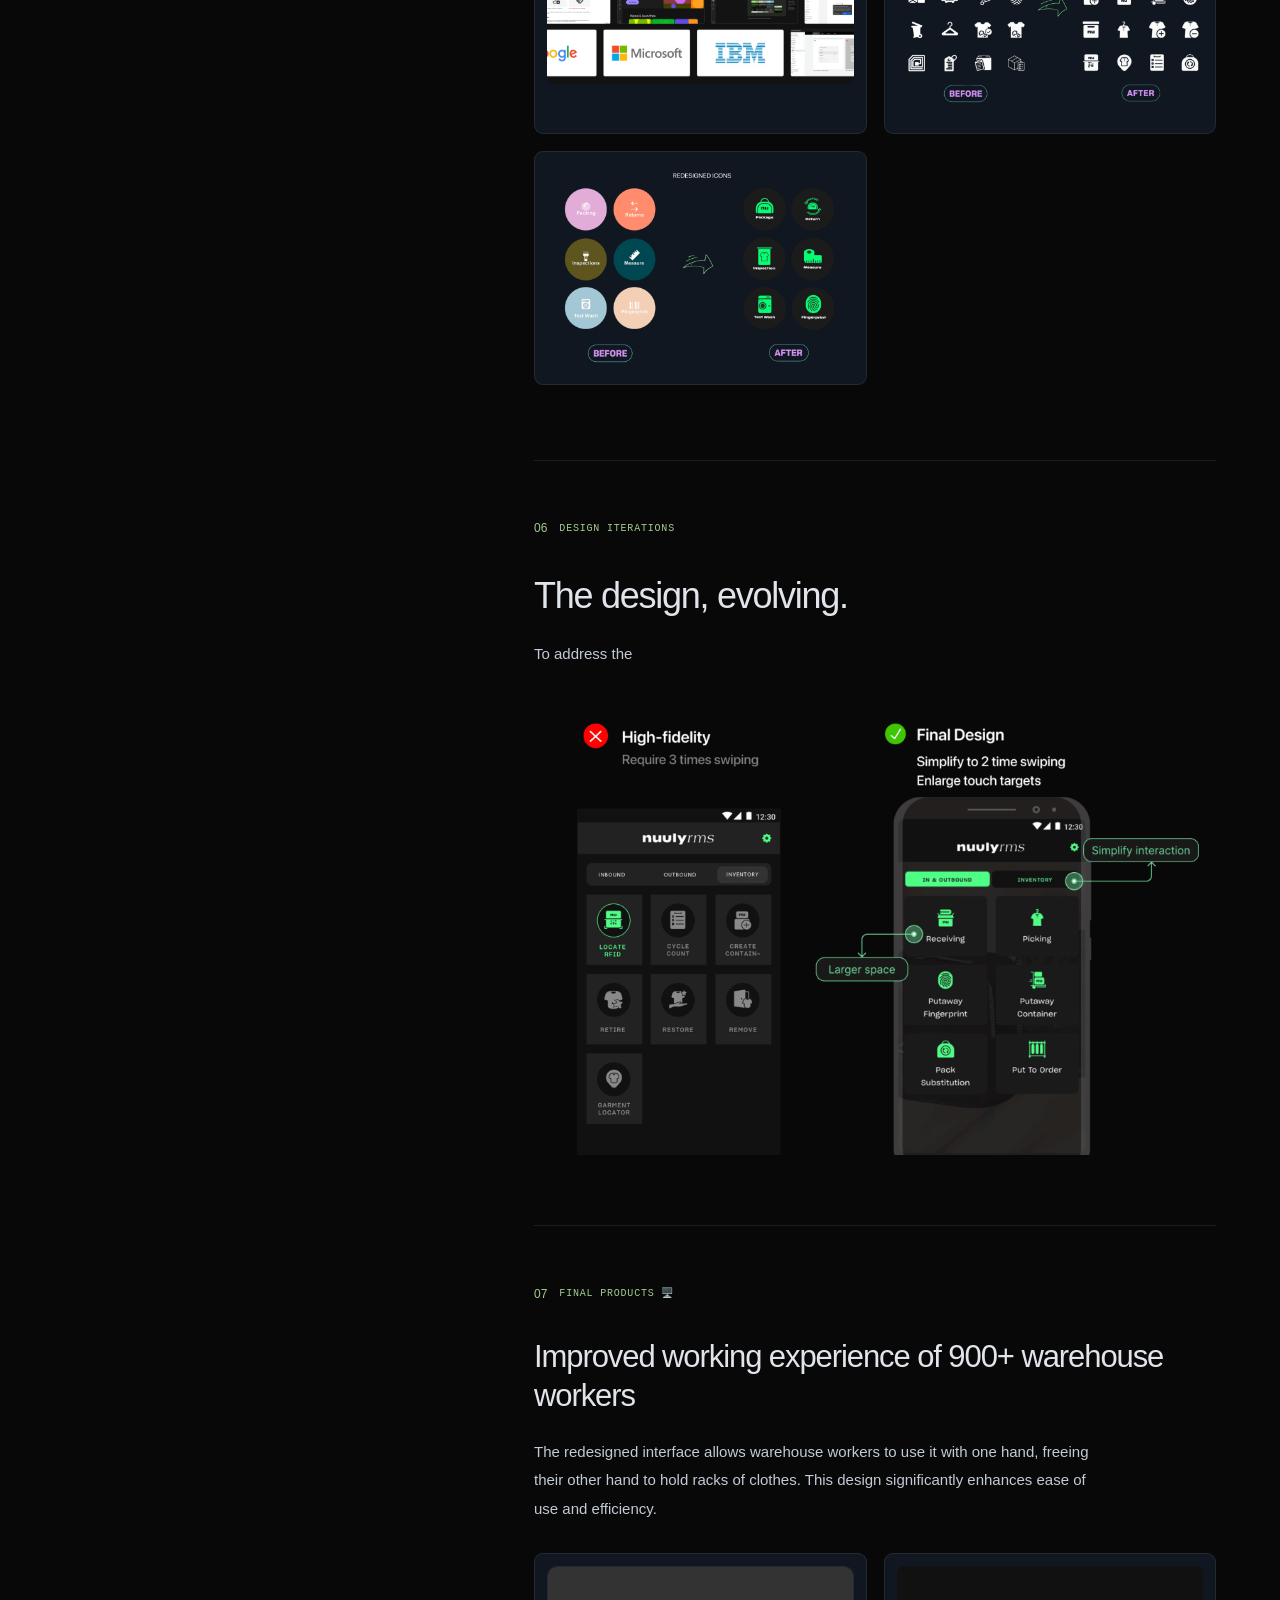
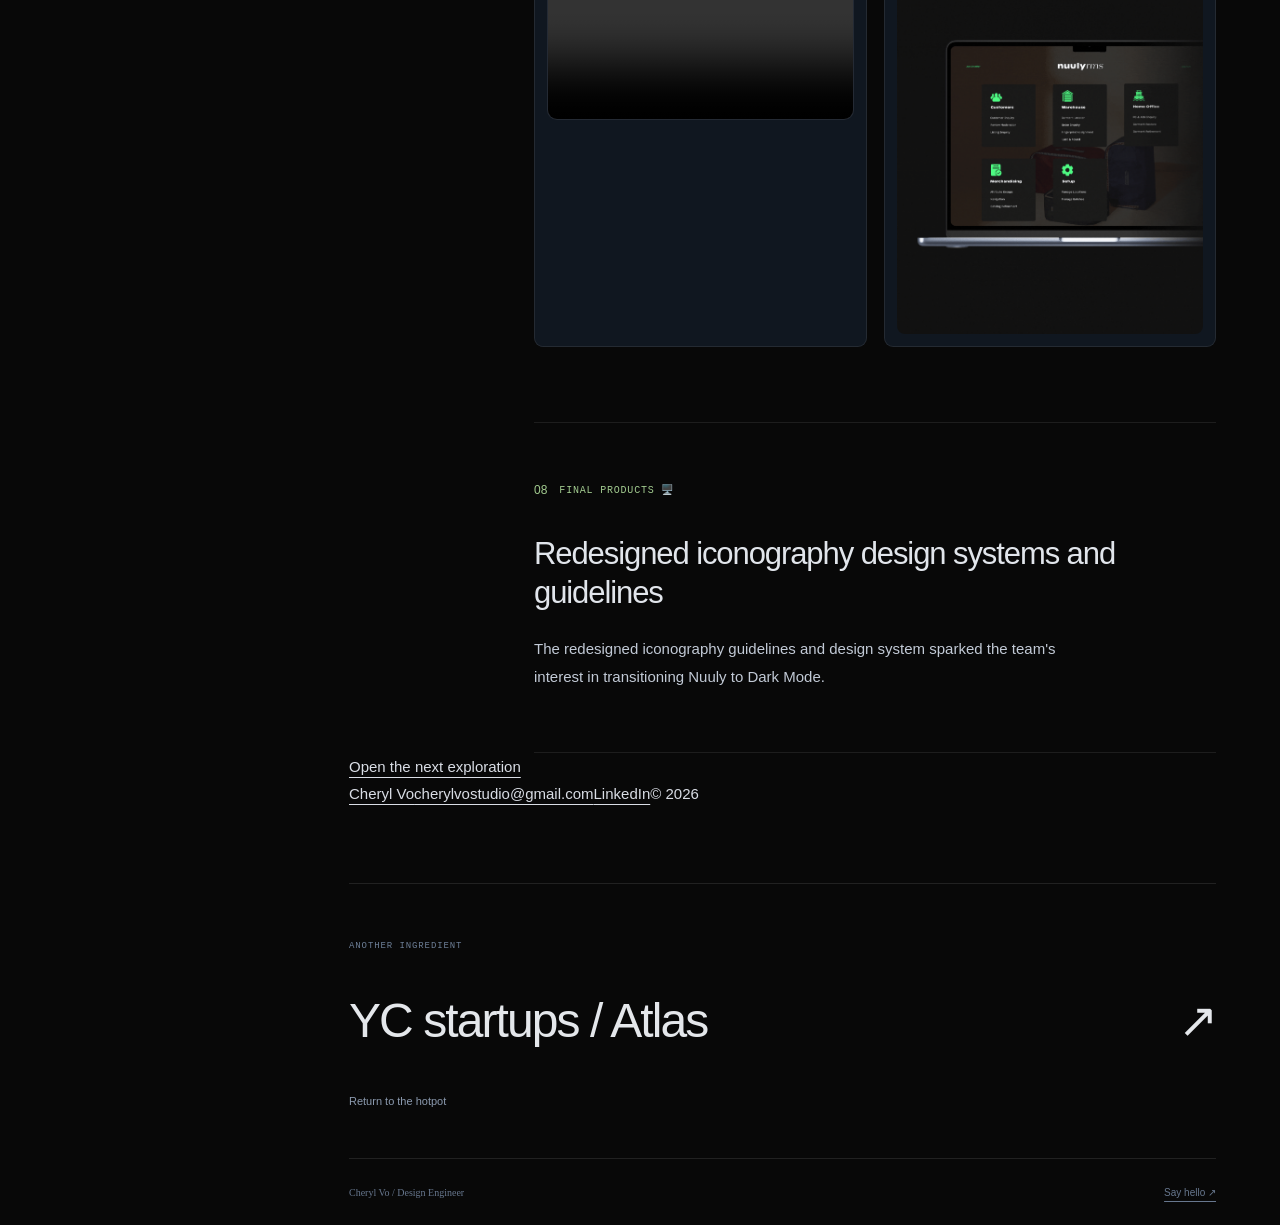
<file: projects/urban-outfiters.html>
<!doctype html><html lang="en"><head><meta charset="utf-8"><meta name="viewport" content="width=device-width,initial-scale=1"><title>Urban Outfitters — Cheryl Vo</title><link rel="icon" href="../bird.png"><link rel="stylesheet" href="../dashboard.css?v=sf-5"><link rel="stylesheet" href="../night-garden.css?v=sf-5"><link rel="stylesheet" href="../nav-displays.css?v=3"><link rel="stylesheet" href="../folders.css?v=2"><link rel="stylesheet" href="../folder-states.css?v=1"><link rel="stylesheet" href="../tactile-cards.css?v=4"><link rel="stylesheet" href="../ingredient-menu.css?v=illustrated-7"><link rel="stylesheet" href="../case-study.css"><link rel="stylesheet" href="../hotpot-case.css?v=clear-4"><link rel="stylesheet" href="../neutral-background.css?v=1"></head><body style="--course-accent:#a3cc90"><a class="skip" href="#case-content">Skip to case study</a><aside class="sidebar"><div class="profile"><a class="profile-name" href="../index.html">Cheryl Vo </a><p class="profile-history">Currently at <a href="https://www.microsoft.com/en-us/windows-365" target="_blank" rel="noopener">Microsoft ↗</a>.<br><span>Previously: <a href="vanguardai.html">Vanguard</a>, <a href="disney.html">Disney</a>, <a href="urban-outfiters.html">Urban Outfitters</a> &amp; <a href="atlas.html">YC startups</a>.</span></p><div class="socials"><a href="mailto:cherylvostudio@gmail.com" aria-label="Email Cheryl">✉</a><a href="https://www.linkedin.com/in/tran-cheryl-vo/" target="_blank" rel="noopener" aria-label="Cheryl on LinkedIn">in</a><a href="play.html" aria-label="Artwork">✳</a></div></div><nav aria-label="Project navigation"><div class="menu-heading"><span>ON THE MENU</span><span>05 INGREDIENTS</span></div><div class="ingredient-menu"><a class="project-nav folder-nav" href="microsoft.html"><span class="menu-number">01</span><img class="menu-food food-0" src="../ingredients/0.svg" alt="" aria-hidden="true"><span class="project-icon" style="--accent:#6d8b9e"><img class="brand-logo brand-microsoft" src="../brands/microsoft.svg" alt="" aria-hidden="true"></span><span><strong>Microsoft</strong><small>Fish balls</small></span><span class="nav-arrow">↗</span></a><a class="project-nav folder-nav" href="vanguardai.html"><span class="menu-number">02</span><img class="menu-food food-1" src="../ingredients/1.svg" alt="" aria-hidden="true"><span class="project-icon" style="--accent:#963a45"><img class="brand-logo brand-vanguardai" src="../brands/vanguard.svg" alt="" aria-hidden="true"></span><span><strong>Vanguard AI</strong><small>Dim sum</small></span><span class="nav-arrow">↗</span></a><a class="project-nav folder-nav" href="disney.html"><span class="menu-number">03</span><img class="menu-food food-2" src="../ingredients/2.svg" alt="" aria-hidden="true"><span class="project-icon" style="--accent:#847a9e"><img class="brand-logo brand-disney" src="../brands/disney.png" alt="" aria-hidden="true"></span><span><strong>Disney</strong><small>Soft egg</small></span><span class="nav-arrow">↗</span></a><a class="project-nav folder-nav active" aria-current="page" href="urban-outfiters.html"><span class="menu-number">04</span><img class="menu-food food-3" src="../ingredients/3.svg" alt="" aria-hidden="true"><span class="project-icon" style="--accent:#7b8271"><img class="brand-logo brand-urban-outfiters" src="../brands/urban.svg" alt="" aria-hidden="true"></span><span><strong>Urban Outfitters</strong><small>Bok choy</small></span><span class="nav-arrow">↗</span></a><a class="project-nav folder-nav" href="atlas.html"><span class="menu-number">05</span><img class="menu-food food-4" src="../ingredients/4.svg" alt="" aria-hidden="true"><span class="project-icon" style="--accent:#a57751"><img class="brand-logo brand-atlas" src="../brands/yc.ico" alt="" aria-hidden="true"></span><span><strong>YC startups</strong><small>Curly noodles</small></span><span class="nav-arrow">↗</span></a></div></nav></aside><div class="reading-progress" aria-hidden="true"></div><main id="case-content"><a class="case-home-link" href="../index.html">← Back to home</a><section class="case-opening"><div class="opening-sticky"><div class="case-head"><span class="case-type">CASE STUDY</span><span class="course-badge"><img src="../brands/urban.svg" alt="">Urban Outfitters <span>/ Bok choy</span></span><div class="case-breadcrumb"><a href="../index.html">ALL WORK</a><span>URBAN OUTFITTERS / WAREHOUSE TOOLS</span></div><h1>Designed for<br><em>one hand.</em></h1><p class="canonical-title">Urban Outfitters: Warehouse Dashboard</p><p class="case-subtitle">Help optimizing 900+ warehouse employees experience</p><a class="story-enter" href="#story-start">Explore the story</a></div><div class="case-cover"><div class="screen-chrome"><span>URBAN OUTFITTERS</span><span>DESIGNED BY CHERYL VO</span></div><video controls="" loop="" muted="" playsinline="" preload="none" aria-label="Urban Outfitters project overview" controls playsinline preload="none"><source src="../media/urban-mZRHl57qSVl7zF1MZYPS7ZZVhk.mp4"></div><div class="opening-caption" aria-hidden="true"><span>SCROLL TO EXPLORE</span><span>SELECTED WORK / CHERYL VO</span></div></div></section><section class="impact-strip" aria-label="Project at a glance"><div class="impact-card"><span class="impact-index">01</span><strong>50%</strong><p>less task completion time</p></div><div class="impact-card"><span class="impact-index">02</span><strong>900+</strong><p>warehouse workers supported</p></div><div class="impact-card"><span class="impact-index">03</span><strong>One hand</strong><p>an interface that fits the job</p></div></section><div class="case-layout" id="story-start"><aside class="case-toc" aria-label="Case study chapters"><span>IN THIS STORY</span><div class="toc-links"><a href="#section-4">Overview</a><a href="#section-5">The Problem</a><a href="#section-6">Understand The Users</a><a href="#section-7">Interaction Design</a><a href="#section-8">Design Systems</a><a href="#section-9">Design Iterations</a><a href="#section-10">Improved working experience of 900+ warehouse workers</a><a href="#section-11">Redesigned iconography design systems and guidelines</a></div></aside><div class="case-body"><div class="case-meta-grid"><section class="case-section" id="section-1"><h2>ROLE</h2><p>Product Designer</p></section><section class="case-section" id="section-2"><h2>SKILLS</h2><p>UI Design</p><p>Visual Design</p><p>UX Research</p></section><section class="case-section" id="section-3"><h2>STAKEHOLDERS</h2><p>Warehouse workers</p><p>Warehouse managers</p></section></div><section class="case-section section-narrative" id="section-4"><div class="chapter-label"><span>01</span><h2>OVERVIEW ✍️</h2></div><h3 class="chapter-title">Design that moves with the work.</h3><p>This project is centered around resolving the challenges that warehouse employees at Urban Outfitters faced. The result sucessfully reduced the task completion time by 50% and enhance user accessibility. ​</p></section><section class="case-section section-research" id="section-5"><div class="chapter-label"><span>02</span><h2>THE PROBLEM 🚩</h2></div><p>Warehouse employees experienced frequent accidental taps and struggled to navigate through complex menus because they were holding the cloth with one hand and interacting with the mobile device with the other, leading to slower task completion times.</p><h3>&quot;We only use the device with one hand and busy holding clothes on the other hand.&quot;</h3><p>- A.J, Warehouse Manager</p><figure><button class="image-expand" type="button" aria-label="View full image: Urban Outfitters — project visual 1"><img src="../media/urban-141K7as21rwxnT14Pw1ySeJpx6M.webp" alt="Urban Outfitters — project visual 1" loading="lazy" decoding="async"></button></figure><h3>Poor Interaction Design</h3><h3>Poor Interaction Design</h3><p>Warehouse staff often carry clothing in one hand, making it hard to tap or scroll with the other.</p><h3>01</h3><figure><button class="image-expand" type="button" aria-label="View full image: Urban Outfitters — project visual 2"><img src="../media/urban-0kRGXIO0njqwaC9RVJxkkQ8eld8.png" alt="Urban Outfitters — project visual 2" loading="lazy" decoding="async"></button></figure><h3>Delays</h3><p>Some actions required both hands. This slowed workers down because they had to stop their ongoing actions.</p><h3>02</h3><figure><button class="image-expand" type="button" aria-label="View full image: Urban Outfitters — project visual 3"><img src="../media/urban-3MxuobuCNVIeIyPzLFqiG5qh0s.png" alt="Urban Outfitters — project visual 3" loading="lazy" decoding="async"></button></figure><h3>Confusion</h3><p>The iconography assumed users had tech knowledge. Warehouse workers struggled to guess what each symbol meant.</p><h3>03</h3><figure><video controls="" loop="" muted="" playsinline="" preload="none" aria-label="Urban Outfitters — project visual 4" controls playsinline preload="none"><source src="../media/urban-HnSZUMdtMNrVLcXJPQ1PwQap960.mp4"></figure></section><section class="case-section section-research" id="section-6"><div class="chapter-label"><span>03</span><h2>UNDERSTAND THE USERS 🎲</h2></div><h3 class="chapter-title">Observe the work. Understand the hands.</h3><p>Field Studies: To gain deeper insights, my manager and UX Team conducted an on-site visit to observe how employees interacted with our app in a real-world environment.</p><p>Talking To Warehouse Workers: During the visit, I closely observed employees as they navigated the app while performing their daily tasks. It became evident that many employees were, indeed, using the app with one hand while holding items in the other. Observing employees use the app with one hand while holding items confirmed the need for our project to minimize interactions and enhance usability for Single-Handed Mode ✋</p><figure><button class="image-expand" type="button" aria-label="View full image: Urban Outfitters — project visual 5"><img src="../media/urban-LC6Vqt2UIXTsTW0wxFi8vPiMYJ4.png" alt="Urban Outfitters — project visual 5" loading="lazy" decoding="async"></button></figure></section><section class="case-section section-narrative" id="section-7"><div class="chapter-label"><span>04</span><h2>INTERACTION DESIGN</h2></div><h3 class="chapter-title">Interaction, in motion.</h3><p>Designing AI products goes beyond interface work—it requires understanding how data flows, how models behave, and how users trust machine-generated insights. I collaborated closely with engineers to align design with data pipelines and model capabilities, ensuring outputs were both reliable and explainable.</p><p>To build trust, I designed visualizations and summaries that balanced clarity with transparency, helping users interpret AI results with confidence. This project reinforced my belief that great AI design lies in simplifying complexity—turning raw data into decisions people can act on.</p><figure><video controls="" loop="" muted="" playsinline="" preload="none" aria-label="Urban Outfitters — project visual 6" controls playsinline preload="none"><source src="../media/urban-4nKIqv4VHbXgOlahVsW4p99lJI.mp4"></figure></section><section class="case-section section-narrative" id="section-8"><div class="chapter-label"><span>05</span><h2>DESIGN SYSTEMS</h2></div><h3 class="chapter-title">A more consistent visual language.</h3><p>To address the overwhelming volume of feedback, I led the design of an AI-powered tool that automates the end-to-end analysis process. Working cross-functionally with engineers and strategists, I mapped out the data pipeline, prioritized user pain points, and created a streamlined interface that enables teams to extract insights in real time.</p><p>The tool was built to adapt to different team workflows, helping them surface trends, monitor sentiment, and act quickly on what matters most.</p><div class="case-gallery"><figure><button class="image-expand" type="button" aria-label="View full image: Urban Outfitters — project visual 7"><img src="../media/urban-0oaNlAG4NWEjI6H8z0uFlQwJQY.png" alt="Urban Outfitters — project visual 7" loading="lazy" decoding="async"></button></figure><figure><button class="image-expand" type="button" aria-label="View full image: Urban Outfitters — project visual 8"><img src="../media/urban-6YKbiwwnZ3b2Q6vQ5QAWd4qjCc.png" alt="Urban Outfitters — project visual 8" loading="lazy" decoding="async"></button></figure><figure><button class="image-expand" type="button" aria-label="View full image: Urban Outfitters — project visual 9"><img src="../media/urban-jzojOSD8DoJkQ22Xtk9tkKxg6M.png" alt="Urban Outfitters — project visual 9" loading="lazy" decoding="async"></button></figure></div></section><section class="case-section section-iterations" id="section-9"><div class="chapter-label"><span>06</span><h2>DESIGN ITERATIONS</h2></div><h3 class="chapter-title">The design, evolving.</h3><p>To address the</p><figure><button class="image-expand" type="button" aria-label="View full image: Urban Outfitters — project visual 10"><img src="../media/urban-r0Db1LfzslAjPJlW9WTFmYRqBg.png" alt="Urban Outfitters — project visual 10" loading="lazy" decoding="async"></button></figure></section><section class="case-section section-solution" id="section-10"><div class="chapter-label"><span>07</span><h2>FINAL PRODUCTS 🖥️</h2></div><h3>Improved working experience of 900+ warehouse workers</h3><p>The redesigned interface allows warehouse workers to use it with one hand, freeing their other hand to hold racks of clothes. This design significantly enhances ease of use and efficiency.</p><div class="case-gallery"><figure><video controls="" loop="" muted="" playsinline="" preload="none" aria-label="Urban Outfitters — project visual 11" controls playsinline preload="none"><source src="../media/urban-DRUQkvsHEU1jzkhRx5Zb8mTrBM.mp4"></figure><figure><button class="image-expand" type="button" aria-label="View full image: Urban Outfitters — project visual 12"><img src="../media/urban-tp7bzPFpbUpcAYFqg8Yf0U.gif" alt="Urban Outfitters — project visual 12" loading="lazy" decoding="async"></button></figure></div></section><section class="case-section section-solution" id="section-11"><div class="chapter-label"><span>08</span><h2>FINAL PRODUCTS 🖥️</h2></div><h3>Redesigned iconography design systems and guidelines</h3><p>The redesigned iconography guidelines and design system sparked the team&#x27;s interest in transitioning Nuuly to Dark Mode.</p></section></div></div><a class="outline-button" href="impactvesting.html">Open the next exploration</a></section><div class="case-footer"><a href="../index.html">Cheryl Vo</a><a href="mailto:cherylvostudio@gmail.com">cherylvostudio@gmail.com</a><a href="https://www.linkedin.com/in/tran-cheryl-vo/" target="_blank" rel="noopener">LinkedIn</a><span>© 2026</span></div><section class="next-ingredient"><span>ANOTHER INGREDIENT</span><a href="atlas.html">YC startups / Atlas <span>↗</span></a><a class="return-pot" href="../index.html">Return to the hotpot</a></section><footer><span>Cheryl Vo / Design Engineer</span><a href="mailto:cherylvostudio@gmail.com">Say hello ↗</a></footer></main><dialog aria-label="Project image"><button class="close" aria-label="Close enlarged image">Close ×</button><img alt=""></dialog><script src="../case-study.js"></script><script src="../hotpot-case.js"></script><script src="../tactile-cards.js"></script></body></html>
</file>
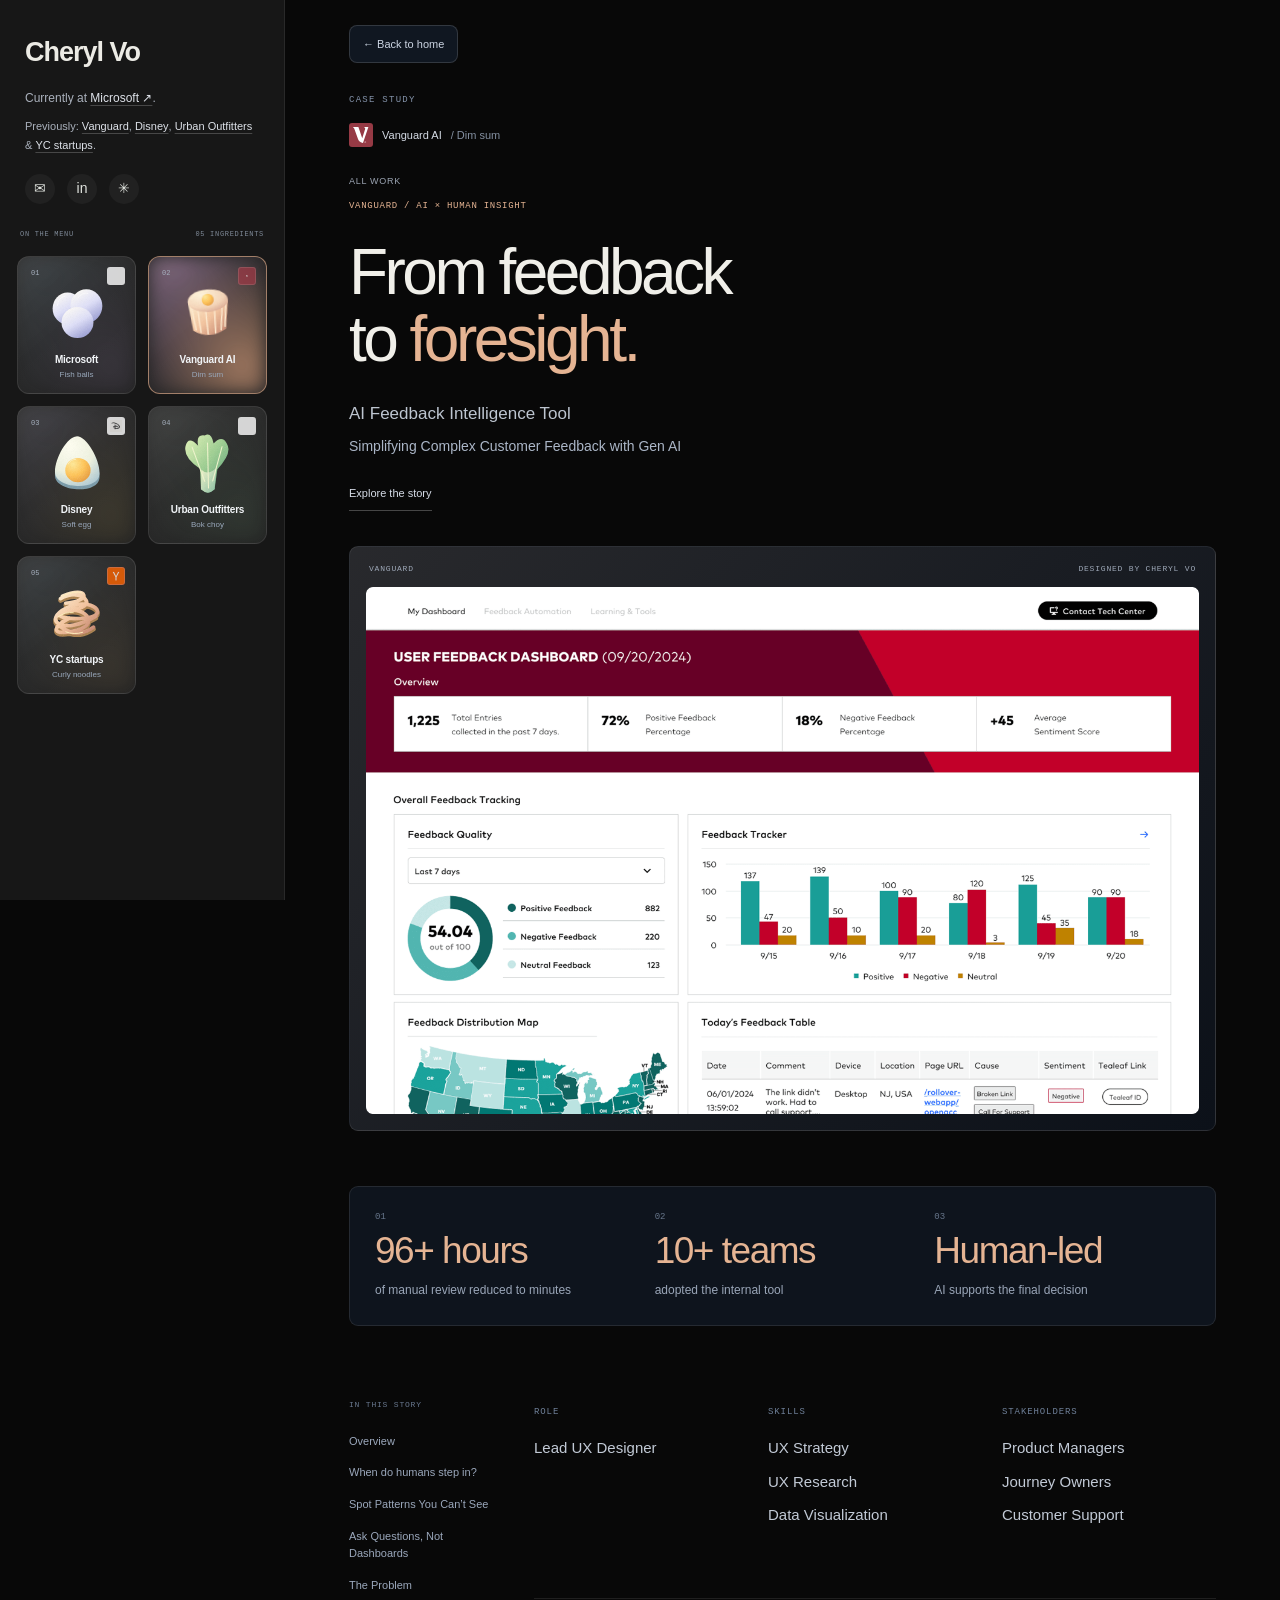
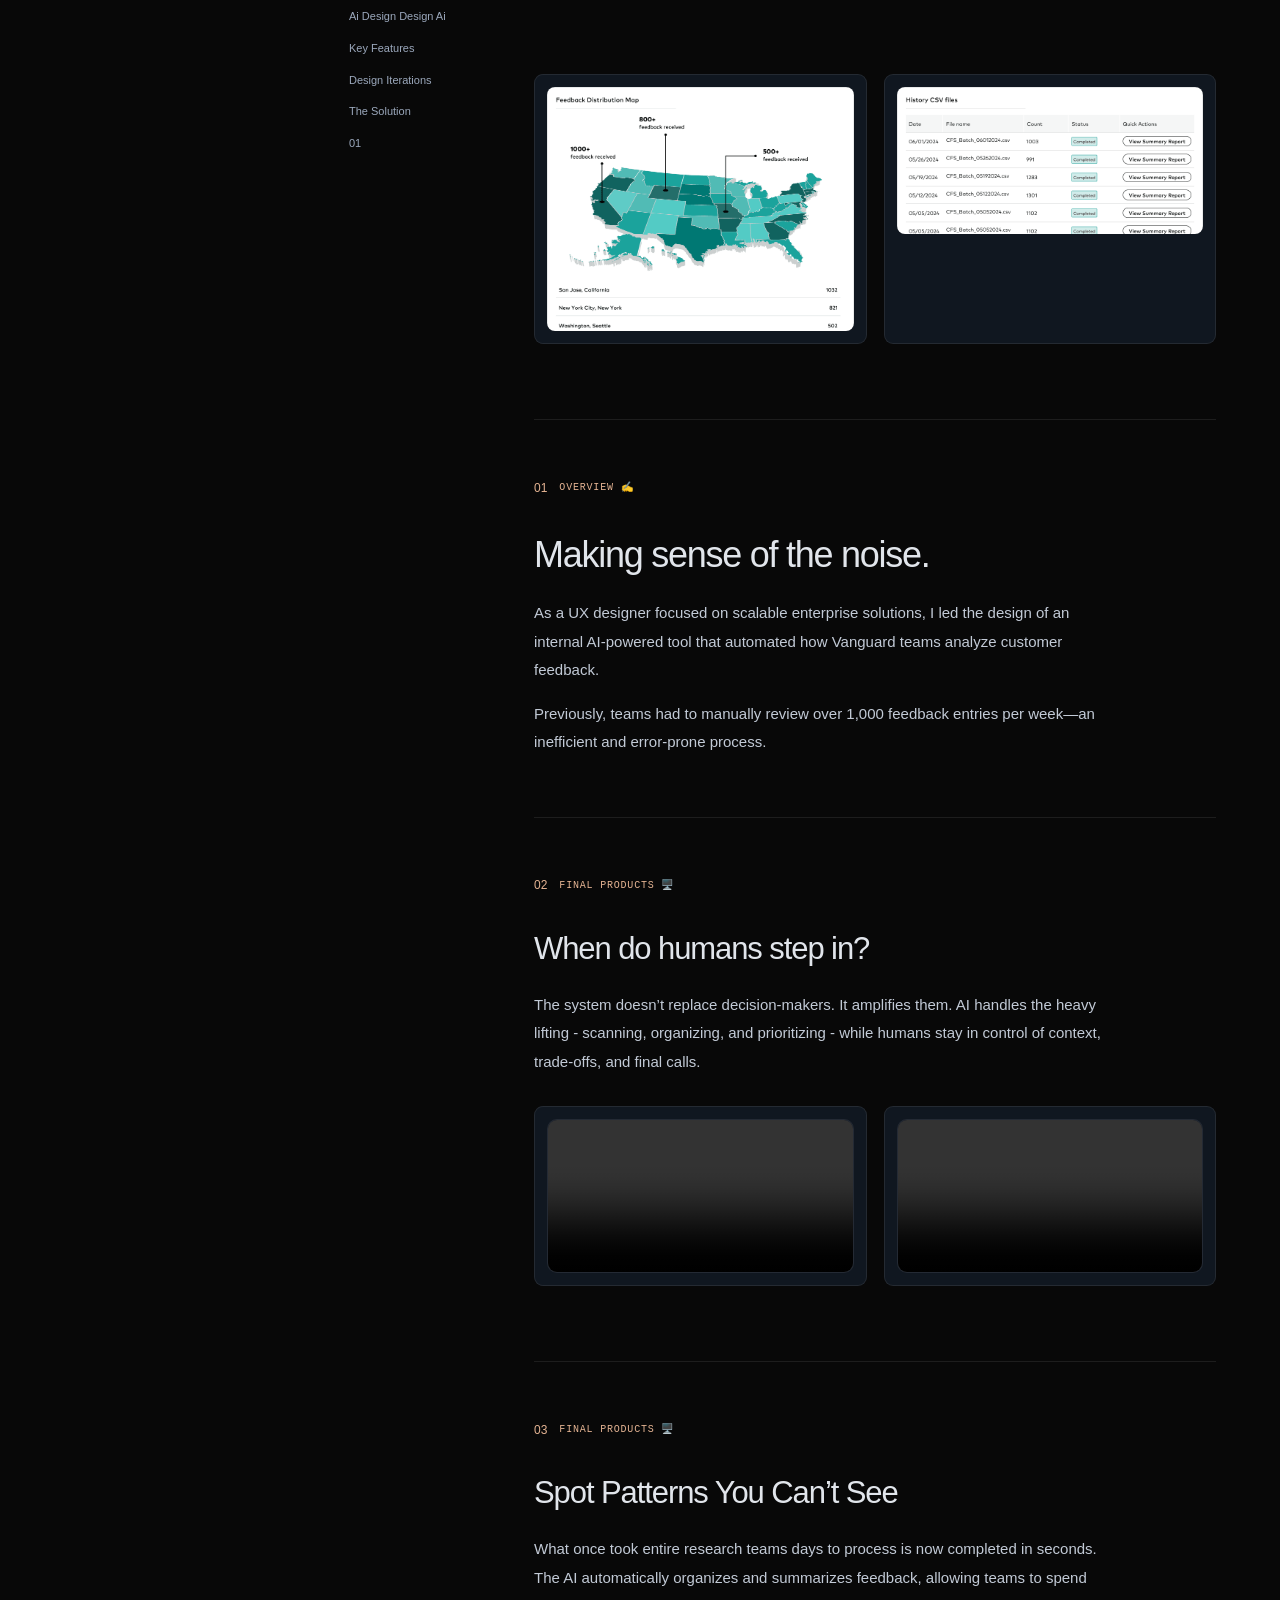
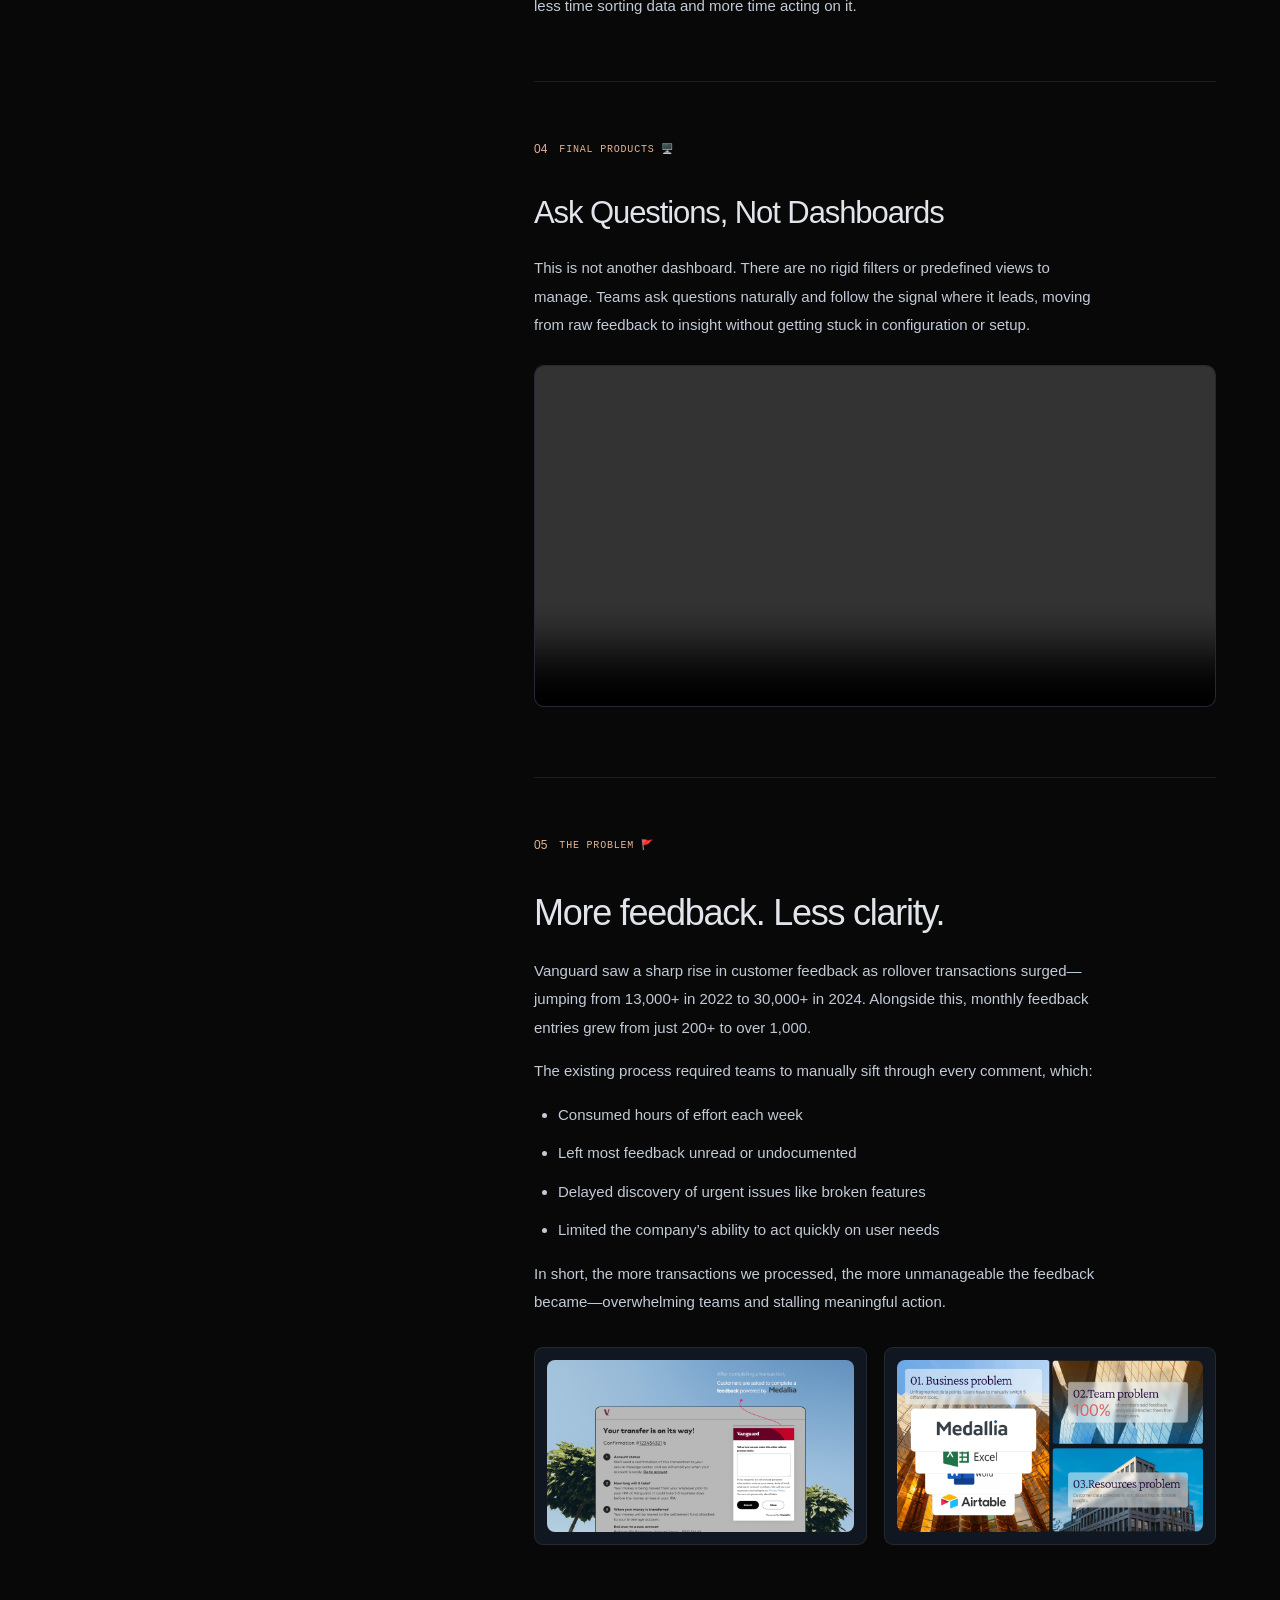
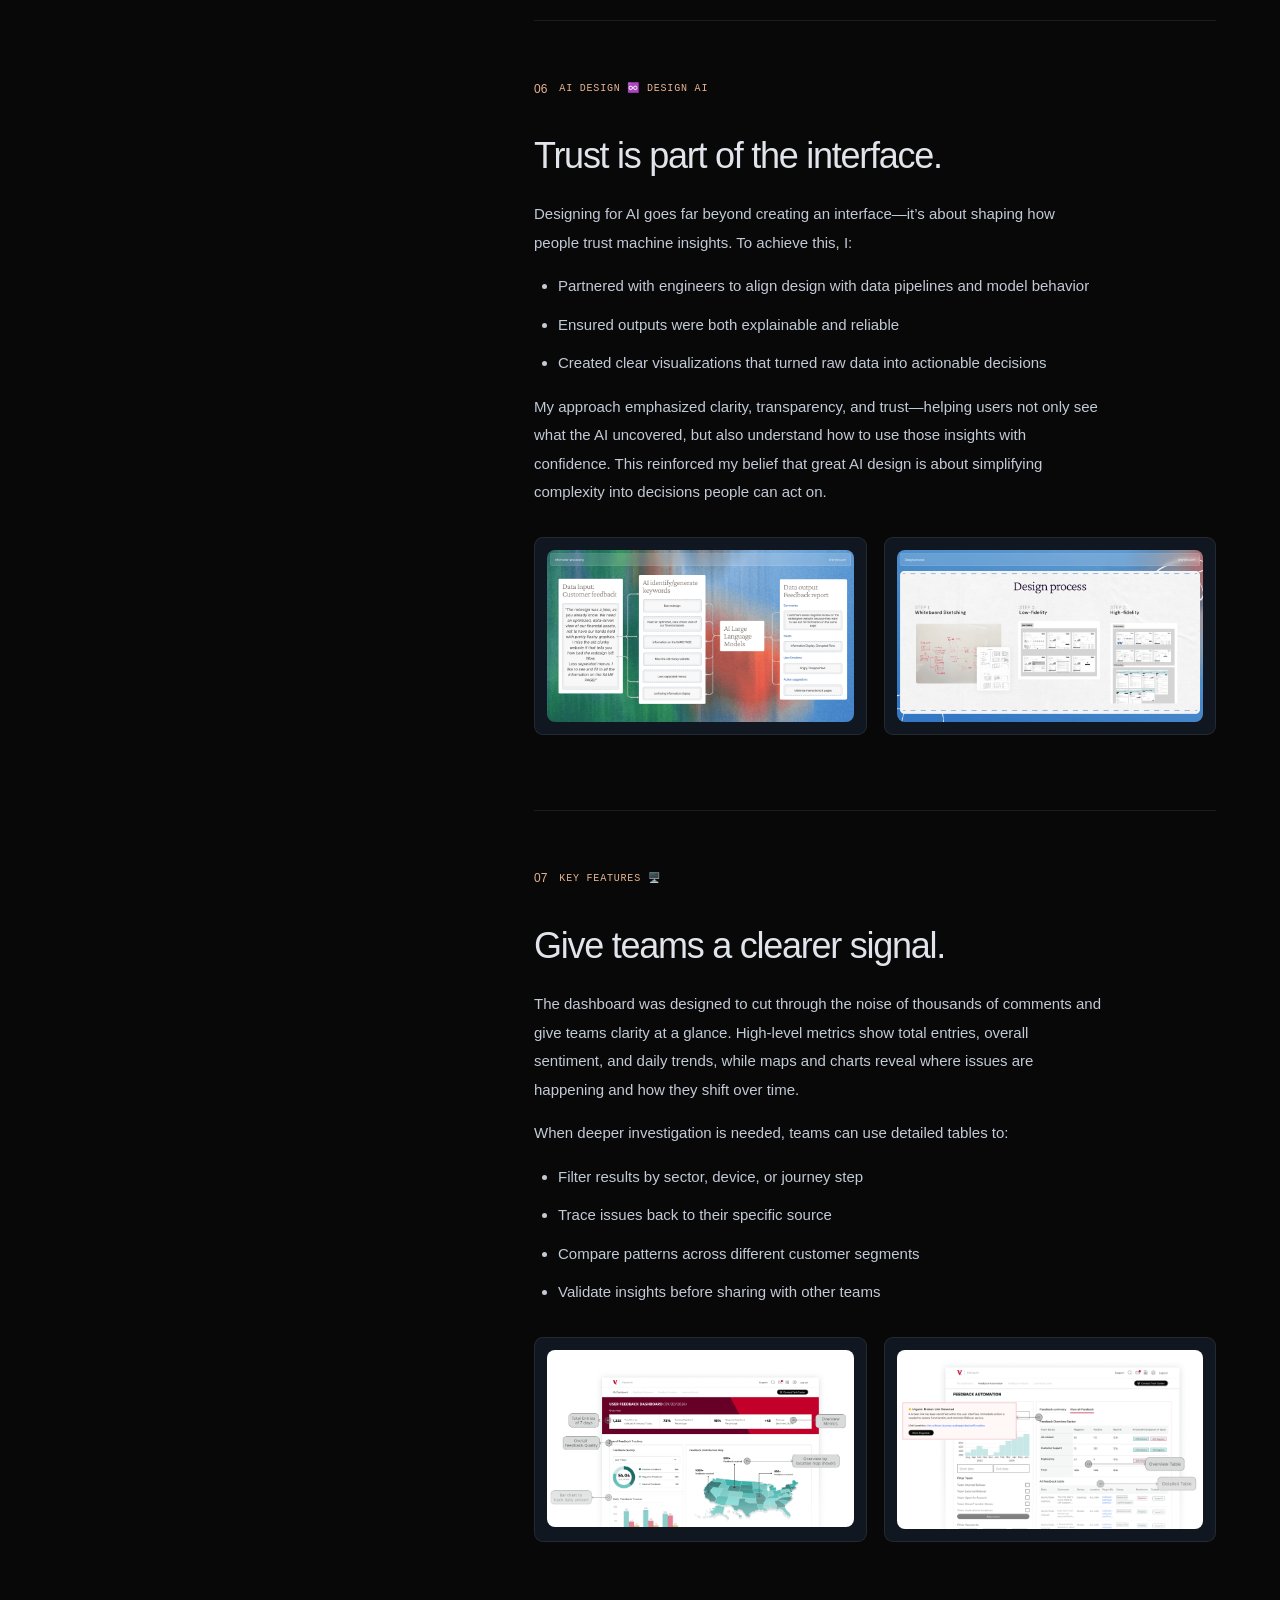
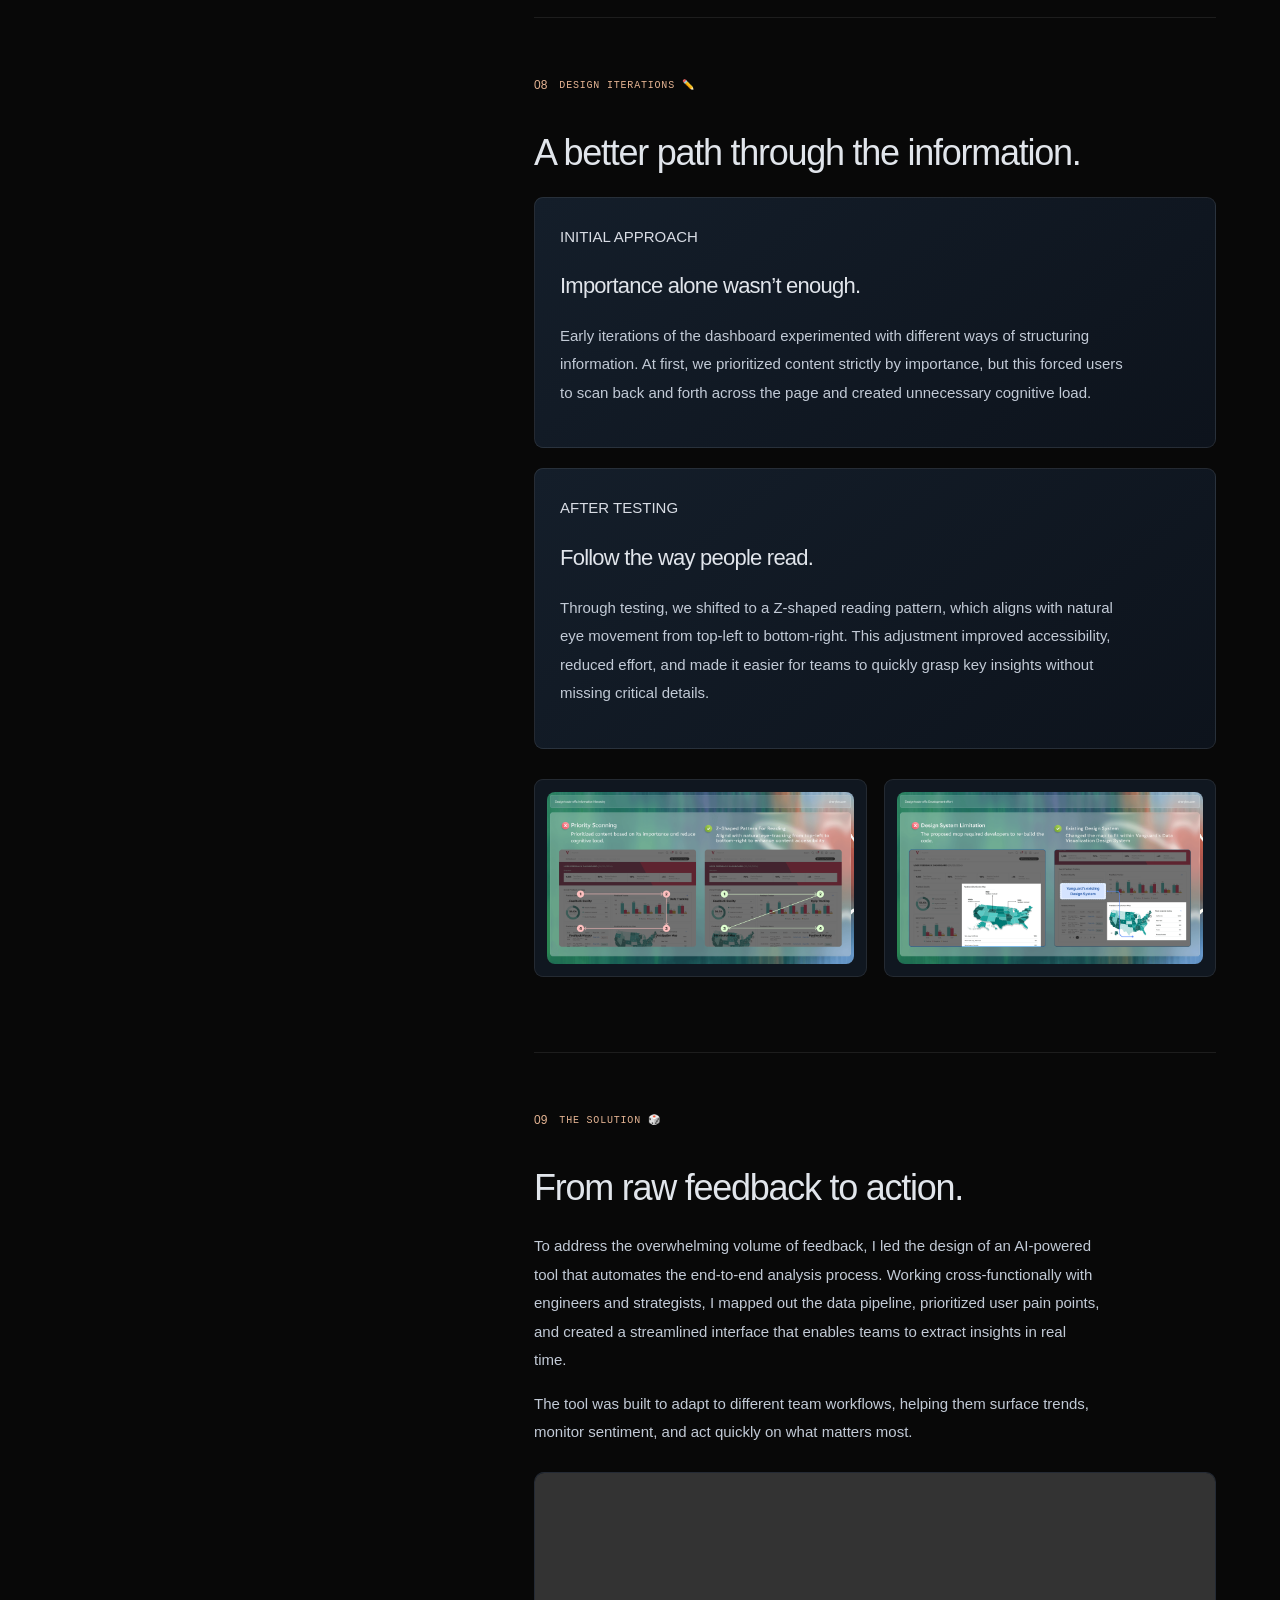
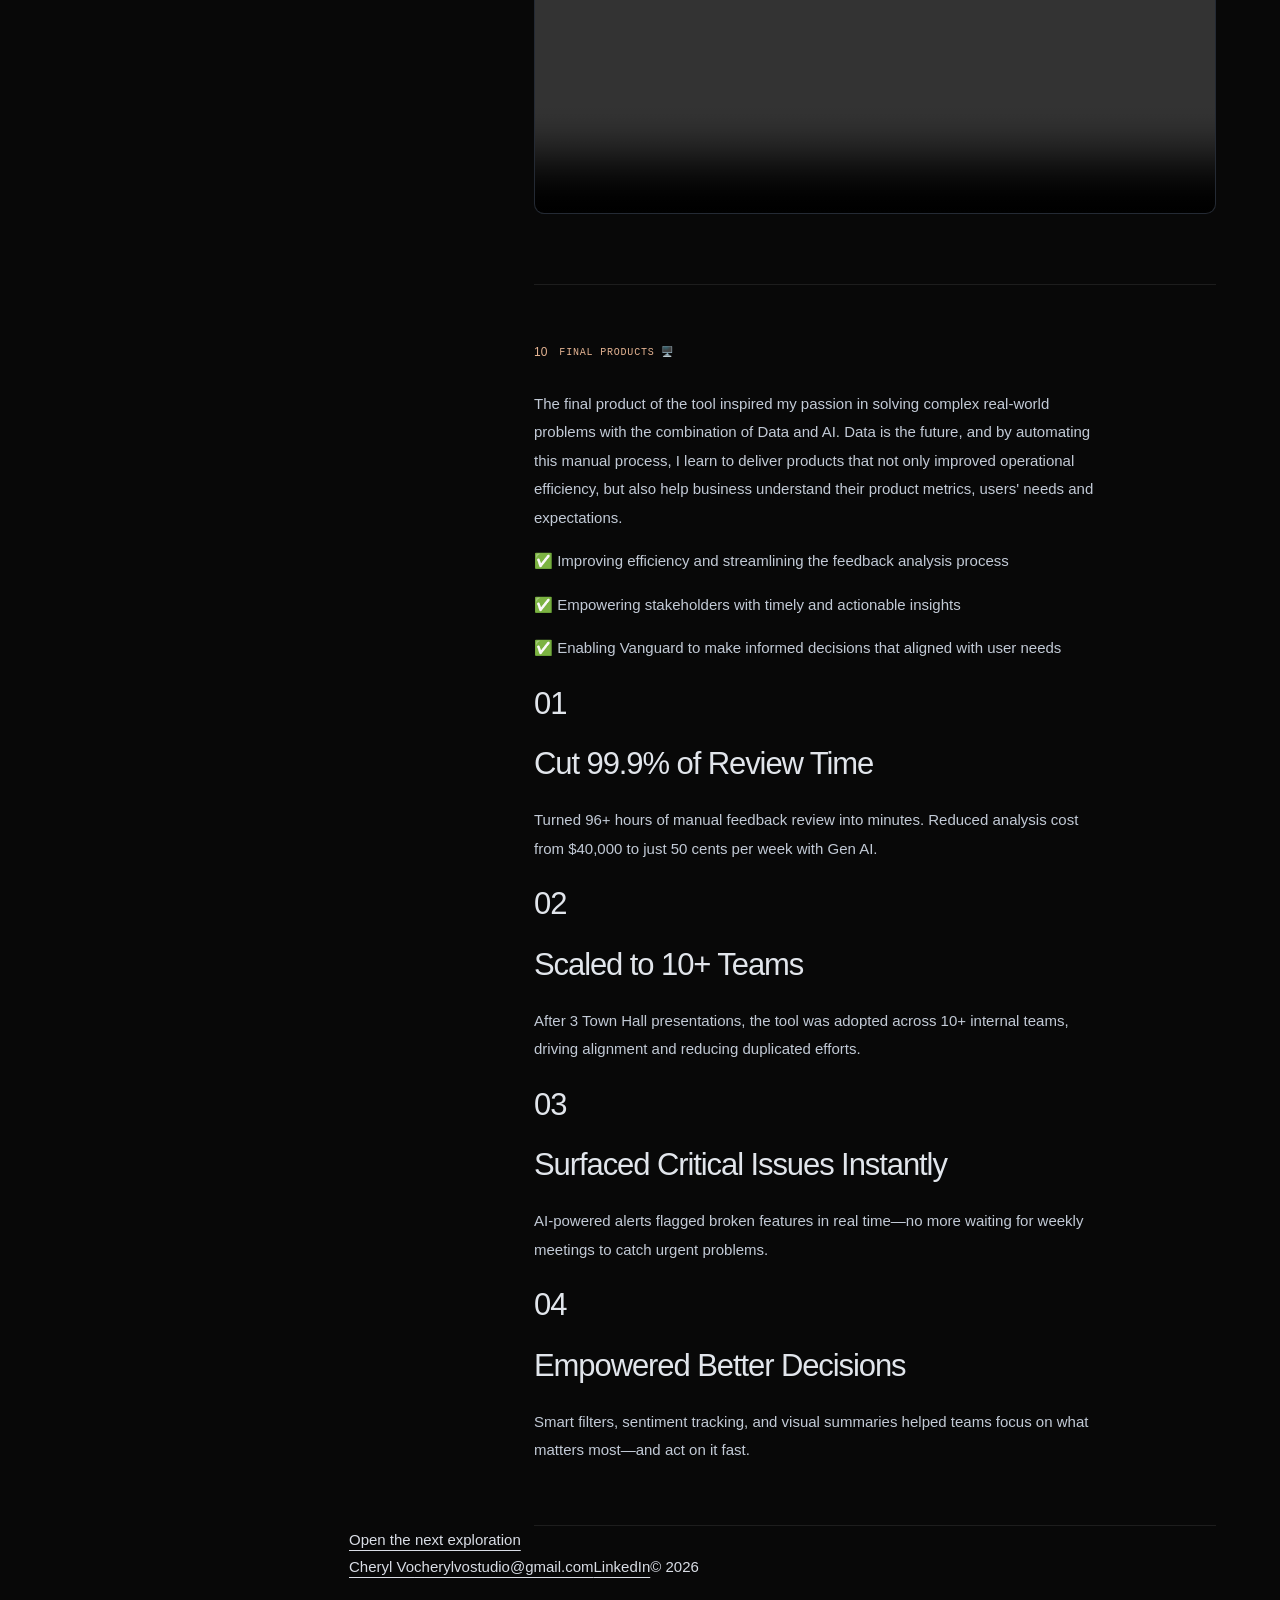
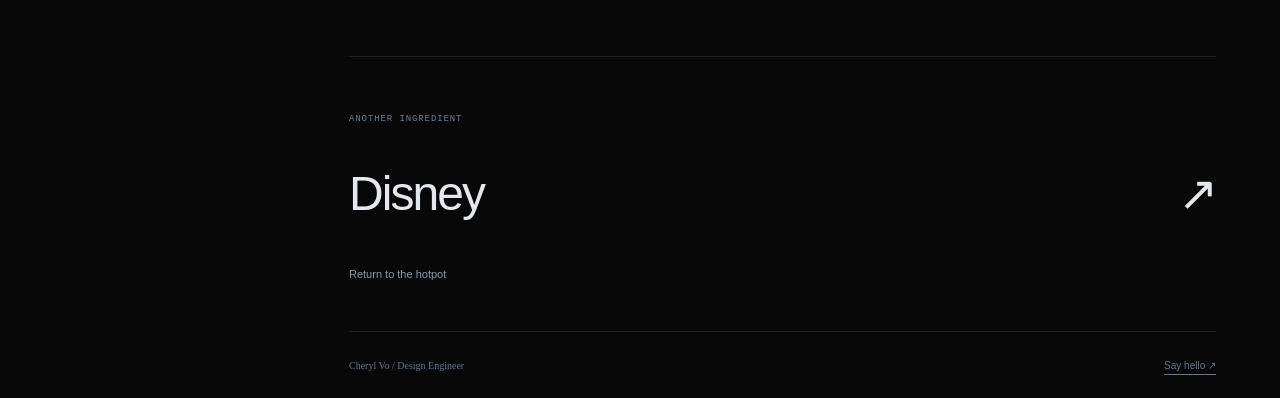
<file: projects/vanguardai.html>
<!doctype html><html lang="en"><head><meta charset="utf-8"><meta name="viewport" content="width=device-width,initial-scale=1"><title>Vanguard AI — Cheryl Vo</title><link rel="icon" href="../bird.png"><link rel="stylesheet" href="../dashboard.css?v=sf-5"><link rel="stylesheet" href="../night-garden.css?v=sf-5"><link rel="stylesheet" href="../nav-displays.css?v=3"><link rel="stylesheet" href="../folders.css?v=2"><link rel="stylesheet" href="../folder-states.css?v=1"><link rel="stylesheet" href="../tactile-cards.css?v=4"><link rel="stylesheet" href="../ingredient-menu.css?v=illustrated-7"><link rel="stylesheet" href="../case-study.css"><link rel="stylesheet" href="../hotpot-case.css?v=clear-4"><link rel="stylesheet" href="../neutral-background.css?v=1"></head><body style="--course-accent:#e5b493"><a class="skip" href="#case-content">Skip to case study</a><aside class="sidebar"><div class="profile"><a class="profile-name" href="../index.html">Cheryl Vo </a><p class="profile-history">Currently at <a href="https://www.microsoft.com/en-us/windows-365" target="_blank" rel="noopener">Microsoft ↗</a>.<br><span>Previously: <a href="vanguardai.html">Vanguard</a>, <a href="disney.html">Disney</a>, <a href="urban-outfiters.html">Urban Outfitters</a> &amp; <a href="atlas.html">YC startups</a>.</span></p><div class="socials"><a href="mailto:cherylvostudio@gmail.com" aria-label="Email Cheryl">✉</a><a href="https://www.linkedin.com/in/tran-cheryl-vo/" target="_blank" rel="noopener" aria-label="Cheryl on LinkedIn">in</a><a href="play.html" aria-label="Artwork">✳</a></div></div><nav aria-label="Project navigation"><div class="menu-heading"><span>ON THE MENU</span><span>05 INGREDIENTS</span></div><div class="ingredient-menu"><a class="project-nav folder-nav" href="microsoft.html"><span class="menu-number">01</span><img class="menu-food food-0" src="../ingredients/0.svg" alt="" aria-hidden="true"><span class="project-icon" style="--accent:#6d8b9e"><img class="brand-logo brand-microsoft" src="../brands/microsoft.svg" alt="" aria-hidden="true"></span><span><strong>Microsoft</strong><small>Fish balls</small></span><span class="nav-arrow">↗</span></a><a class="project-nav folder-nav active" aria-current="page" href="vanguardai.html"><span class="menu-number">02</span><img class="menu-food food-1" src="../ingredients/1.svg" alt="" aria-hidden="true"><span class="project-icon" style="--accent:#963a45"><img class="brand-logo brand-vanguardai" src="../brands/vanguard.svg" alt="" aria-hidden="true"></span><span><strong>Vanguard AI</strong><small>Dim sum</small></span><span class="nav-arrow">↗</span></a><a class="project-nav folder-nav" href="disney.html"><span class="menu-number">03</span><img class="menu-food food-2" src="../ingredients/2.svg" alt="" aria-hidden="true"><span class="project-icon" style="--accent:#847a9e"><img class="brand-logo brand-disney" src="../brands/disney.png" alt="" aria-hidden="true"></span><span><strong>Disney</strong><small>Soft egg</small></span><span class="nav-arrow">↗</span></a><a class="project-nav folder-nav" href="urban-outfiters.html"><span class="menu-number">04</span><img class="menu-food food-3" src="../ingredients/3.svg" alt="" aria-hidden="true"><span class="project-icon" style="--accent:#7b8271"><img class="brand-logo brand-urban-outfiters" src="../brands/urban.svg" alt="" aria-hidden="true"></span><span><strong>Urban Outfitters</strong><small>Bok choy</small></span><span class="nav-arrow">↗</span></a><a class="project-nav folder-nav" href="atlas.html"><span class="menu-number">05</span><img class="menu-food food-4" src="../ingredients/4.svg" alt="" aria-hidden="true"><span class="project-icon" style="--accent:#a57751"><img class="brand-logo brand-atlas" src="../brands/yc.ico" alt="" aria-hidden="true"></span><span><strong>YC startups</strong><small>Curly noodles</small></span><span class="nav-arrow">↗</span></a></div></nav></aside><div class="reading-progress" aria-hidden="true"></div><main id="case-content"><a class="case-home-link" href="../index.html">← Back to home</a><section class="case-opening"><div class="opening-sticky"><div class="case-head"><span class="case-type">CASE STUDY</span><span class="course-badge"><img src="../brands/vanguard.svg" alt="">Vanguard AI <span>/ Dim sum</span></span><div class="case-breadcrumb"><a href="../index.html">ALL WORK</a><span>VANGUARD / AI × HUMAN INSIGHT</span></div><h1>From feedback<br>to <em>foresight.</em></h1><p class="canonical-title">AI Feedback Intelligence Tool</p><p class="case-subtitle">Simplifying Complex Customer Feedback with Gen AI</p><a class="story-enter" href="#story-start">Explore the story</a></div><div class="case-cover"><div class="screen-chrome"><span>VANGUARD</span><span>DESIGNED BY CHERYL VO</span></div><img src="../media/vanguard-3DMTBPBV8hBIZ1xMZUvHyNkFls.png" alt="Vanguard project overview" fetchpriority="high"></div><div class="opening-caption" aria-hidden="true"><span>SCROLL TO EXPLORE</span><span>SELECTED WORK / CHERYL VO</span></div></div></section><section class="impact-strip" aria-label="Project at a glance"><div class="impact-card"><span class="impact-index">01</span><strong>96+ hours</strong><p>of manual review reduced to minutes</p></div><div class="impact-card"><span class="impact-index">02</span><strong>10+ teams</strong><p>adopted the internal tool</p></div><div class="impact-card"><span class="impact-index">03</span><strong>Human-led</strong><p>AI supports the final decision</p></div></section><div class="case-layout" id="story-start"><aside class="case-toc" aria-label="Case study chapters"><span>IN THIS STORY</span><div class="toc-links"><a href="#section-5">Overview</a><a href="#section-6">When do humans step in?</a><a href="#section-7">Spot Patterns You Can’t See</a><a href="#section-8">Ask Questions, Not Dashboards</a><a href="#section-9">The Problem</a><a href="#section-10">Ai Design  Design Ai</a><a href="#section-11">Key Features</a><a href="#section-12">Design Iterations</a><a href="#section-13">The Solution</a><a href="#section-14">01</a></div></aside><div class="case-body"><div class="case-meta-grid"><section class="case-section" id="section-2"><h2>ROLE</h2><p>Lead UX Designer</p></section><section class="case-section" id="section-3"><h2>SKILLS</h2><p>UX Strategy</p><p>UX Research</p><p>Data Visualization</p></section><section class="case-section" id="section-4"><h2>STAKEHOLDERS</h2><p>Product Managers</p><p>Journey Owners</p><p>Customer Support</p></section></div><section class="case-section section-artifacts" id="section-1"><div class="case-gallery"><figure><button class="image-expand" type="button" aria-label="View full image: Vanguard — project visual 1"><img src="../media/vanguard-MsbYjae00xSFIJVTXgDFQCVaghs.png" alt="Vanguard — project visual 1" loading="lazy" decoding="async"></button></figure><figure><button class="image-expand" type="button" aria-label="View full image: Vanguard — project visual 2"><img src="../media/vanguard-T9f135ILV5CyZQ3r0PpyiG1JaQ.png" alt="Vanguard — project visual 2" loading="lazy" decoding="async"></button></figure></div></section><section class="case-section section-narrative" id="section-5"><div class="chapter-label"><span>01</span><h2>OVERVIEW ✍️</h2></div><h3 class="chapter-title">Making sense of the noise.</h3><p>As a UX designer focused on scalable enterprise solutions, I led the design of an internal AI-powered tool that automated how Vanguard teams analyze customer feedback.</p><p>Previously, teams had to manually review over 1,000 feedback entries per week—an inefficient and error-prone process.</p></section><section class="case-section section-solution" id="section-6"><div class="chapter-label"><span>02</span><h2>FINAL PRODUCTS 🖥️</h2></div><h3>When do humans step in?</h3><p>The system doesn’t replace decision-makers. It amplifies them. AI handles the heavy lifting - scanning, organizing, and prioritizing - while humans stay in control of context, trade-offs, and final calls.</p><div class="case-gallery"><figure><video controls="" loop="" muted="" playsinline="" preload="none" aria-label="Vanguard — project visual 3" controls playsinline preload="none"><source src="../media/vanguard-NJyoFwaVDnOOaUNgrKMckSdLss.mp4"></figure><figure><video controls="" loop="" muted="" playsinline="" preload="none" aria-label="Vanguard — project visual 4" controls playsinline preload="none"><source src="../media/vanguard-PlNFbt5NgFtmlfGzqXlQ5m4TiA.mp4"></figure></div></section><section class="case-section section-solution" id="section-7"><div class="chapter-label"><span>03</span><h2>FINAL PRODUCTS 🖥️</h2></div><h3>Spot Patterns You Can’t See</h3><p>What once took entire research teams days to process is now completed in seconds. The AI automatically organizes and summarizes feedback, allowing teams to spend less time sorting data and more time acting on it.</p></section><section class="case-section section-solution" id="section-8"><div class="chapter-label"><span>04</span><h2>FINAL PRODUCTS 🖥️</h2></div><h3>Ask Questions, Not Dashboards</h3><p>This is not another dashboard. There are no rigid filters or predefined views to manage. Teams ask questions naturally and follow the signal where it leads, moving from raw feedback to insight without getting stuck in configuration or setup.</p><figure><video controls="" loop="" muted="" playsinline="" preload="none" aria-label="Vanguard — project visual 5" controls playsinline preload="none"><source src="../media/vanguard-C1bDK7InytYU35xZUnYqolDZx3Q.mp4"></figure></section><section class="case-section section-research" id="section-9"><div class="chapter-label"><span>05</span><h2>THE PROBLEM 🚩</h2></div><h3 class="chapter-title">More feedback. Less clarity.</h3><p>Vanguard saw a sharp rise in customer feedback as rollover transactions surged—jumping from 13,000+ in 2022 to 30,000+ in 2024. Alongside this, monthly feedback entries grew from just 200+ to over 1,000.</p><p>The existing process required teams to manually sift through every comment, which:</p><ul class="insight-grid"><li>Consumed hours of effort each week</li><li>Left most feedback unread or undocumented</li><li>Delayed discovery of urgent issues like broken features</li><li>Limited the company’s ability to act quickly on user needs</li></ul><p>In short, the more transactions we processed, the more unmanageable the feedback became—overwhelming teams and stalling meaningful action.</p><div class="case-gallery"><figure><button class="image-expand" type="button" aria-label="View full image: Vanguard — project visual 6"><img src="../media/vanguard-xYEhbvNj56MfQzXdLfL02Anv8BI.png" alt="Vanguard — project visual 6" loading="lazy" decoding="async"></button></figure><figure><button class="image-expand" type="button" aria-label="View full image: Vanguard — project visual 7"><img src="../media/vanguard-Za0g4xAv0hrIiPBKwEVH9JUPTQ.webp" alt="Vanguard — project visual 7" loading="lazy" decoding="async"></button></figure></div></section><section class="case-section section-narrative" id="section-10"><div class="chapter-label"><span>06</span><h2>AI DESIGN ♾️ DESIGN AI</h2></div><h3 class="chapter-title">Trust is part of the interface.</h3><p>Designing for AI goes far beyond creating an interface—it’s about shaping how people trust machine insights. To achieve this, I:</p><ul><li>Partnered with engineers to align design with data pipelines and model behavior</li><li>Ensured outputs were both explainable and reliable</li><li>Created clear visualizations that turned raw data into actionable decisions</li></ul><p>My approach emphasized clarity, transparency, and trust—helping users not only see what the AI uncovered, but also understand how to use those insights with confidence. This reinforced my belief that great AI design is about simplifying complexity into decisions people can act on.</p><div class="case-gallery"><figure><button class="image-expand" type="button" aria-label="View full image: Vanguard — project visual 8"><img src="../media/vanguard-fPW2tJaXRrxKv8eZWT6UoGN48Qw.png" alt="Vanguard — project visual 8" loading="lazy" decoding="async"></button></figure><figure><button class="image-expand" type="button" aria-label="View full image: Vanguard — project visual 9"><img src="../media/vanguard-SG6ByQv5hVpASJxGtwoqAA3nA9k.png" alt="Vanguard — project visual 9" loading="lazy" decoding="async"></button></figure></div></section><section class="case-section section-narrative" id="section-11"><div class="chapter-label"><span>07</span><h2>KEY FEATURES 🖥️</h2></div><h3 class="chapter-title">Give teams a clearer signal.</h3><p>The dashboard was designed to cut through the noise of thousands of comments and give teams clarity at a glance. High-level metrics show total entries, overall sentiment, and daily trends, while maps and charts reveal where issues are happening and how they shift over time.</p><p>When deeper investigation is needed, teams can use detailed tables to:</p><ul><li>Filter results by sector, device, or journey step</li><li>Trace issues back to their specific source</li><li>Compare patterns across different customer segments</li><li>Validate insights before sharing with other teams</li></ul><div class="case-gallery"><figure><button class="image-expand" type="button" aria-label="View full image: Vanguard — project visual 10"><img src="../media/vanguard-65lT9oAyIOZBGHSJCkceklGIJA.png" alt="Vanguard — project visual 10" loading="lazy" decoding="async"></button></figure><figure><button class="image-expand" type="button" aria-label="View full image: Vanguard — project visual 11"><img src="../media/vanguard-JHnsblxXARj6NqOQhS1Z0eDx84w.png" alt="Vanguard — project visual 11" loading="lazy" decoding="async"></button></figure></div></section><section class="case-section section-iterations" id="section-12"><div class="chapter-label"><span>08</span><h2>DESIGN ITERATIONS ✏️</h2></div><h3 class="chapter-title">A better path through the information.</h3><div class="decision-deck"><article class="decision-card"><span class="decision-index">INITIAL APPROACH</span><h3>Importance alone wasn’t enough.</h3><p>Early iterations of the dashboard experimented with different ways of structuring information. At first, we prioritized content strictly by importance, but this forced users to scan back and forth across the page and created unnecessary cognitive load.</p></article><article class="decision-card"><span class="decision-index">AFTER TESTING</span><h3>Follow the way people read.</h3><p>Through testing, we shifted to a Z-shaped reading pattern, which aligns with natural eye movement from top-left to bottom-right. This adjustment improved accessibility, reduced effort, and made it easier for teams to quickly grasp key insights without missing critical details.</p></article></div><div class="case-gallery"><figure><button class="image-expand" type="button" aria-label="View full image: Vanguard — project visual 12"><img src="../media/vanguard-xEXE31H6jSIRuVk9gPOkutz5S98.png" alt="Vanguard — project visual 12" loading="lazy" decoding="async"></button></figure><figure><button class="image-expand" type="button" aria-label="View full image: Vanguard — project visual 13"><img src="../media/vanguard-S4s108HxHGVmFWzl7Br6UR3Htw.png" alt="Vanguard — project visual 13" loading="lazy" decoding="async"></button></figure></div></section><section class="case-section section-solution" id="section-13"><div class="chapter-label"><span>09</span><h2>THE SOLUTION 🎲</h2></div><h3 class="chapter-title">From raw feedback to action.</h3><p>To address the overwhelming volume of feedback, I led the design of an AI-powered tool that automates the end-to-end analysis process. Working cross-functionally with engineers and strategists, I mapped out the data pipeline, prioritized user pain points, and created a streamlined interface that enables teams to extract insights in real time.</p><p>The tool was built to adapt to different team workflows, helping them surface trends, monitor sentiment, and act quickly on what matters most.</p><figure><video controls="" loop="" muted="" playsinline="" preload="none" aria-label="Vanguard — project visual 14" controls playsinline preload="none"><source src="../media/vanguard-90K8ljfuJCIcqoxpl0WgE0q1lw.mp4"></figure></section><section class="case-section section-solution" id="section-14"><div class="chapter-label"><span>10</span><h2>FINAL PRODUCTS 🖥️</h2></div><p>The final product of the tool inspired my passion in solving complex real-world problems with the combination of Data and AI. Data is the future, and by automating this manual process, I learn to deliver products that not only improved operational efficiency, but also help business understand their product metrics, users&#x27; needs and expectations.</p><p>✅ Improving efficiency and streamlining the feedback analysis process</p><p>✅ Empowering stakeholders with timely and actionable insights</p><p>✅ Enabling Vanguard to make informed decisions that aligned with user needs</p><h3>01</h3><h3>Cut 99.9% of Review Time</h3><p>Turned 96+ hours of manual feedback review into minutes. Reduced analysis cost from $40,000 to just 50 cents per week with Gen AI.</p><h3>02</h3><h3>Scaled to 10+ Teams</h3><p>After 3 Town Hall presentations, the tool was adopted across 10+ internal teams, driving alignment and reducing duplicated efforts.</p><h3>03</h3><h3>Surfaced Critical Issues Instantly</h3><p>AI-powered alerts flagged broken features in real time—no more waiting for weekly meetings to catch urgent problems.</p><h3>04</h3><h3>Empowered Better Decisions</h3><p>Smart filters, sentiment tracking, and visual summaries helped teams focus on what matters most—and act on it fast.</p></section></div></div><a class="outline-button" href="atlas.html">Open the next exploration</a></section><div class="case-footer"><a href="../index.html">Cheryl Vo</a><a href="mailto:cherylvostudio@gmail.com">cherylvostudio@gmail.com</a><a href="https://www.linkedin.com/in/tran-cheryl-vo/" target="_blank" rel="noopener">LinkedIn</a><span>© 2026</span></div><section class="next-ingredient"><span>ANOTHER INGREDIENT</span><a href="disney.html">Disney <span>↗</span></a><a class="return-pot" href="../index.html">Return to the hotpot</a></section><footer><span>Cheryl Vo / Design Engineer</span><a href="mailto:cherylvostudio@gmail.com">Say hello ↗</a></footer></main><dialog aria-label="Project image"><button class="close" aria-label="Close enlarged image">Close ×</button><img alt=""></dialog><script src="../case-study.js"></script><script src="../hotpot-case.js"></script><script src="../tactile-cards.js"></script></body></html>
</file>
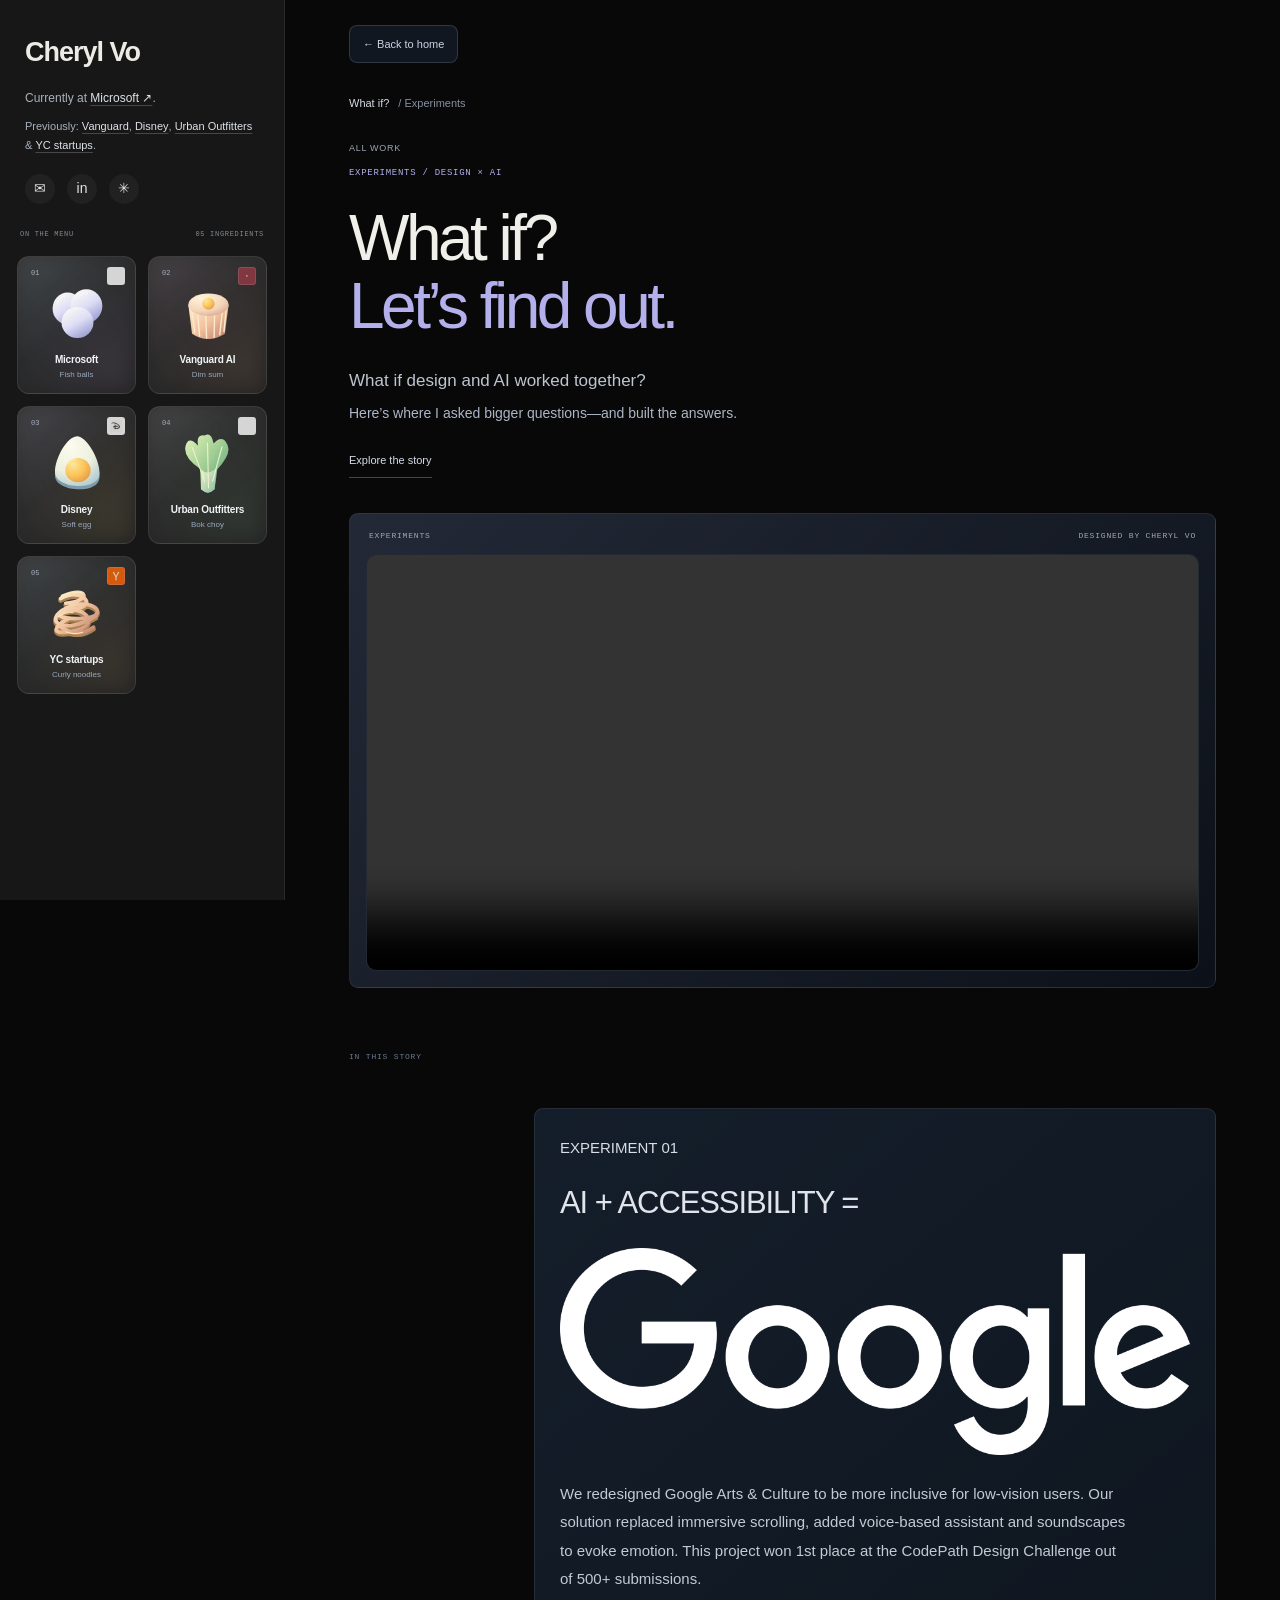
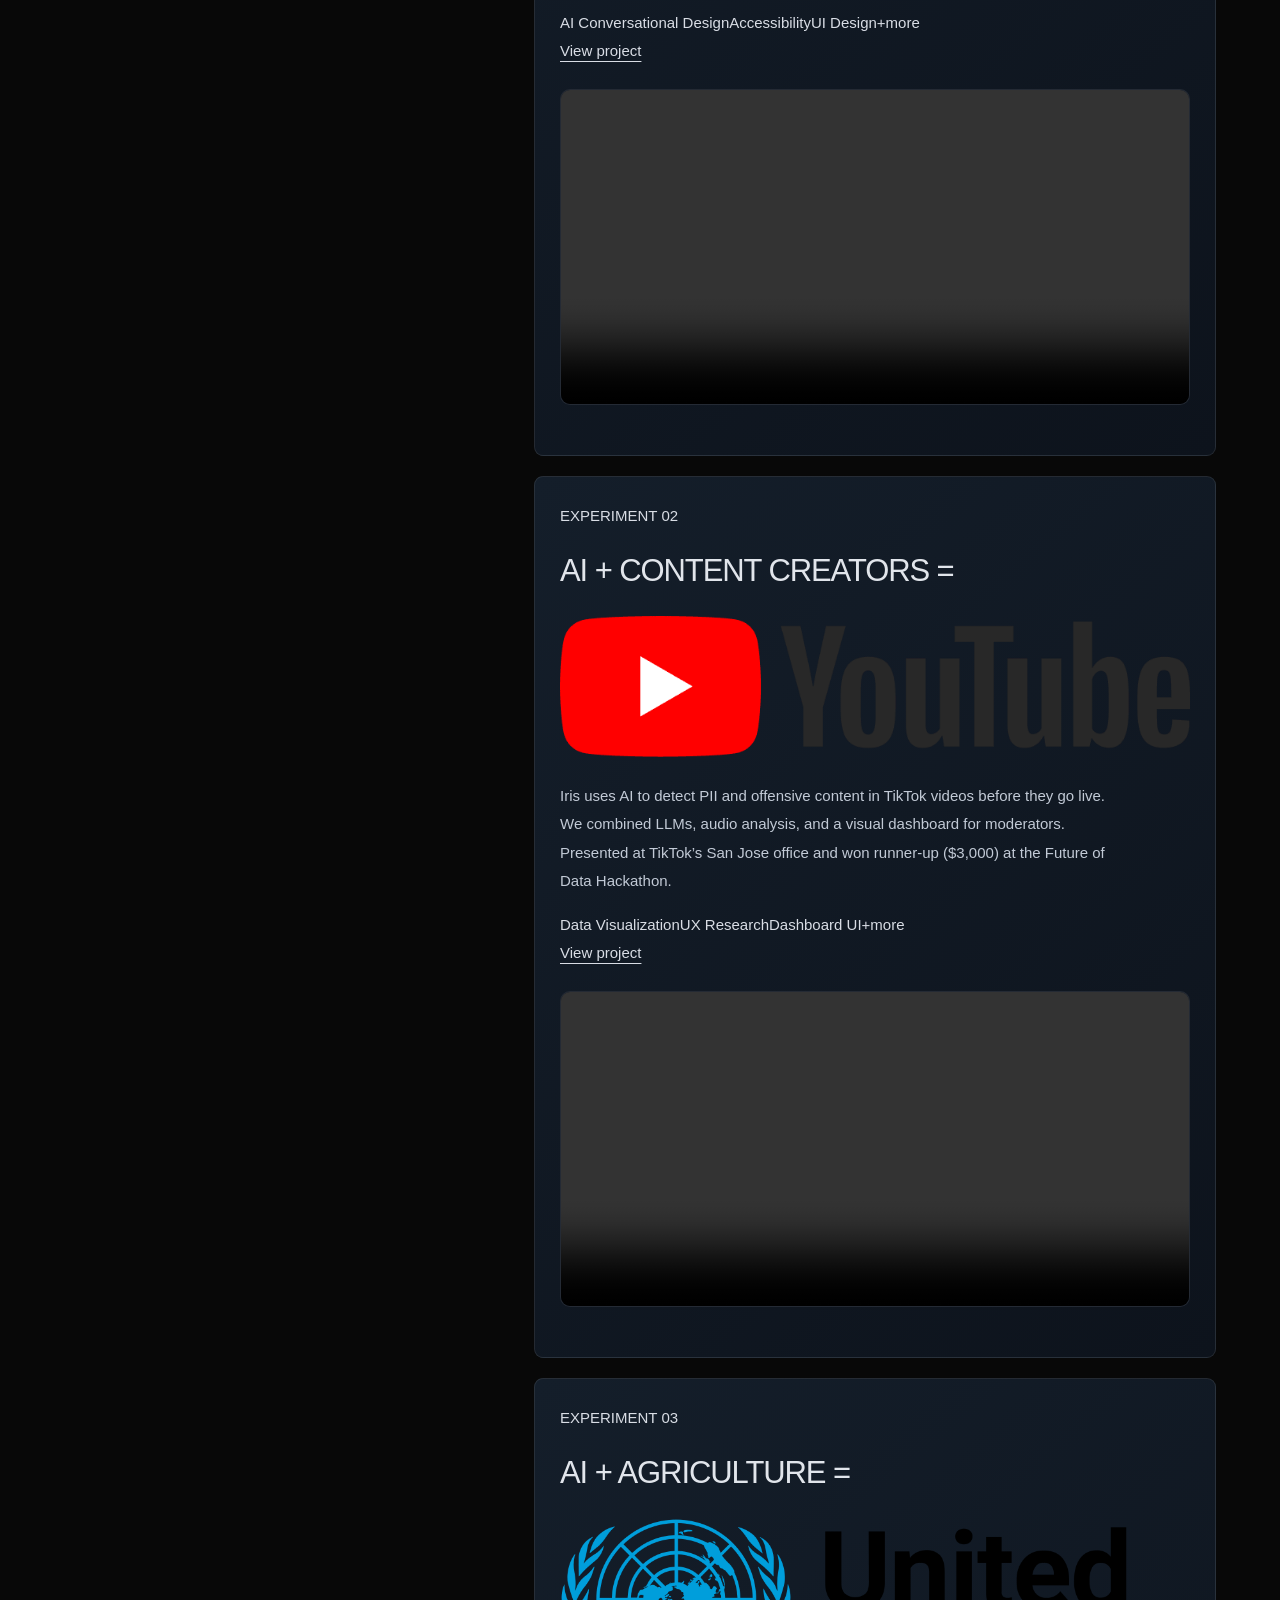
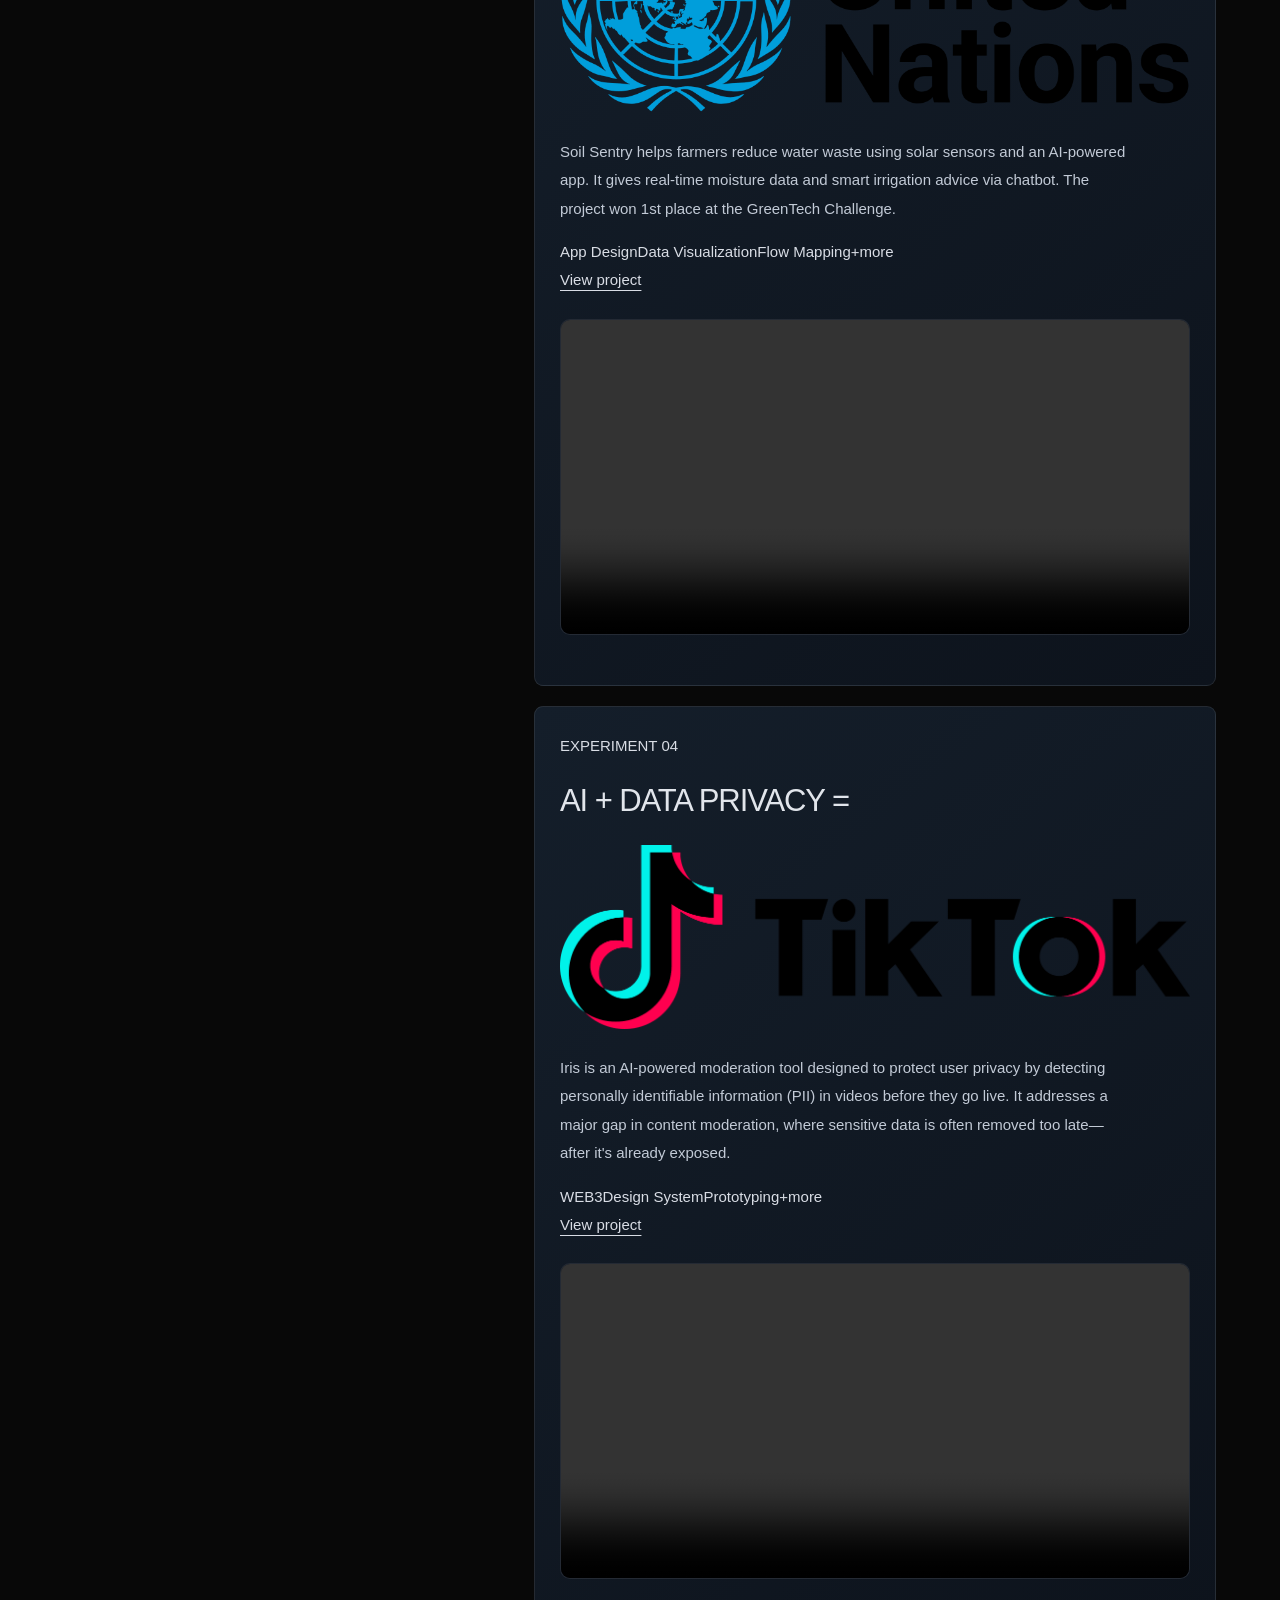
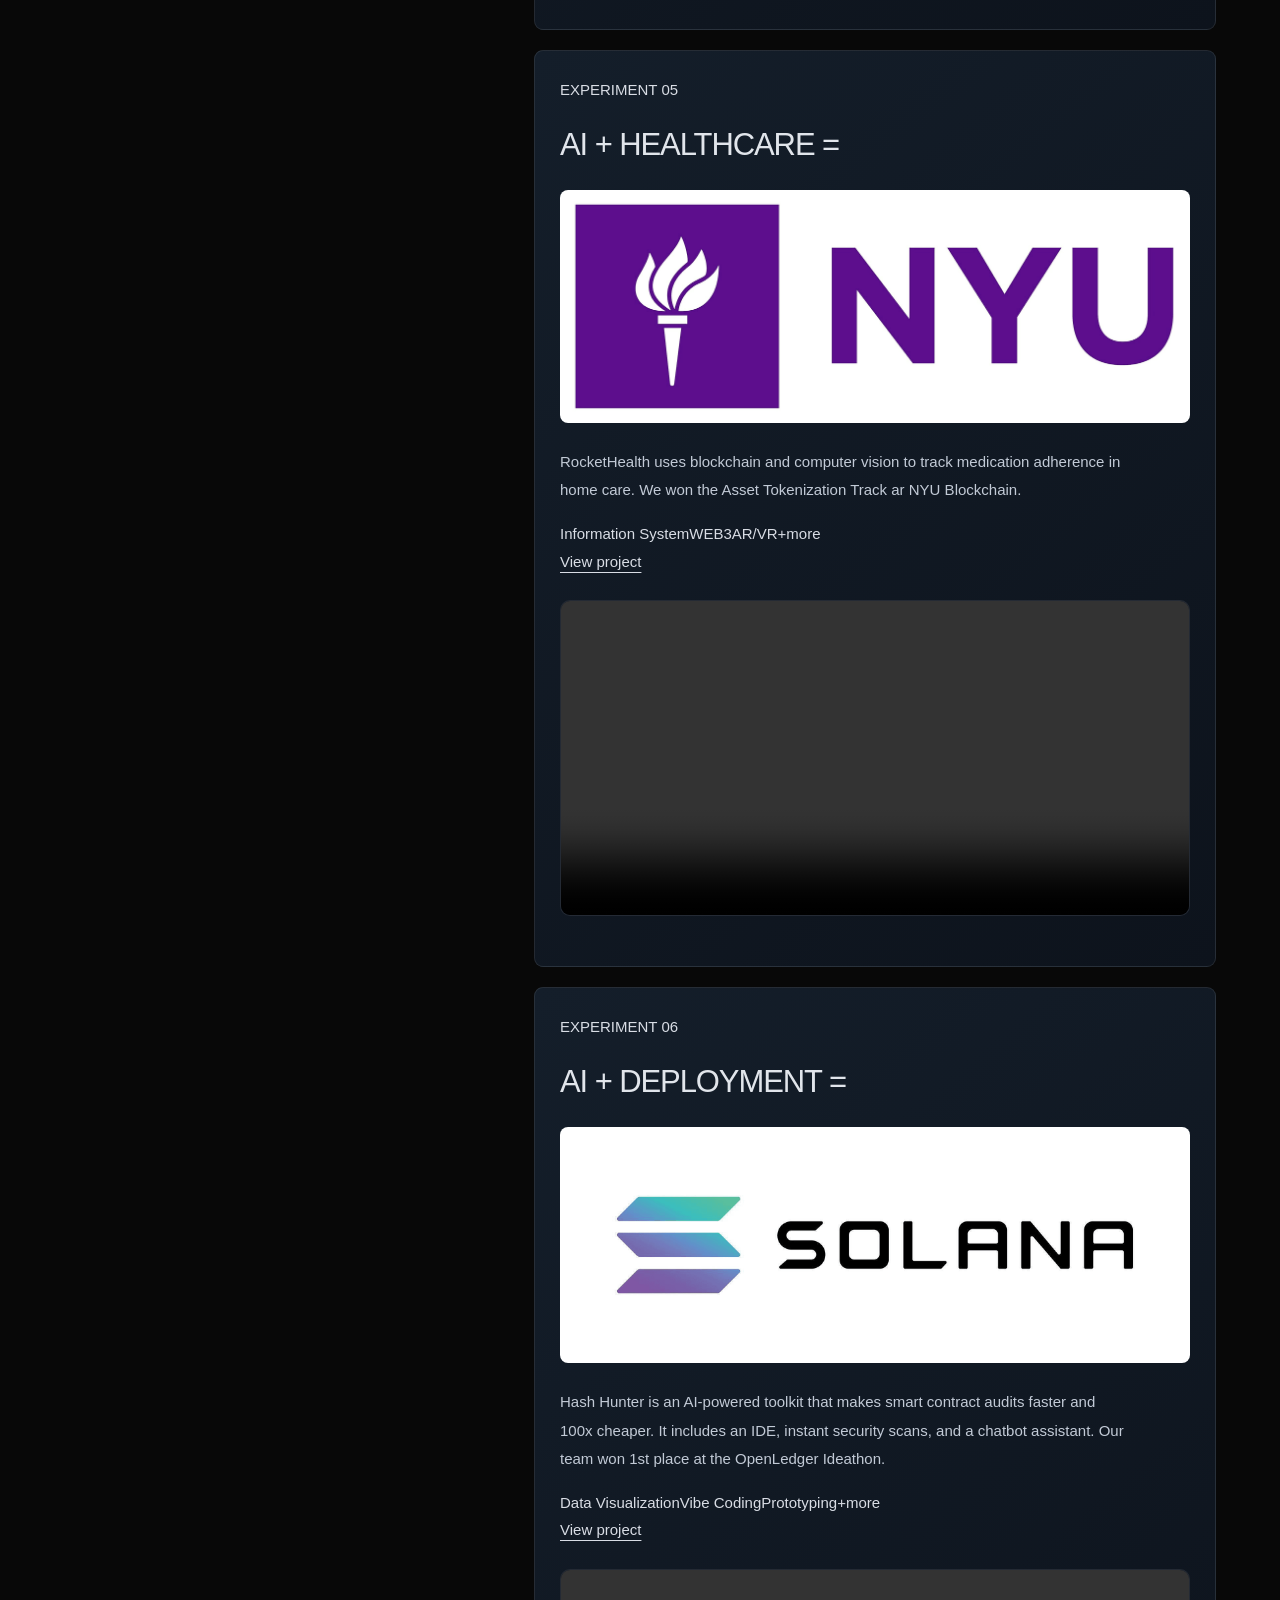
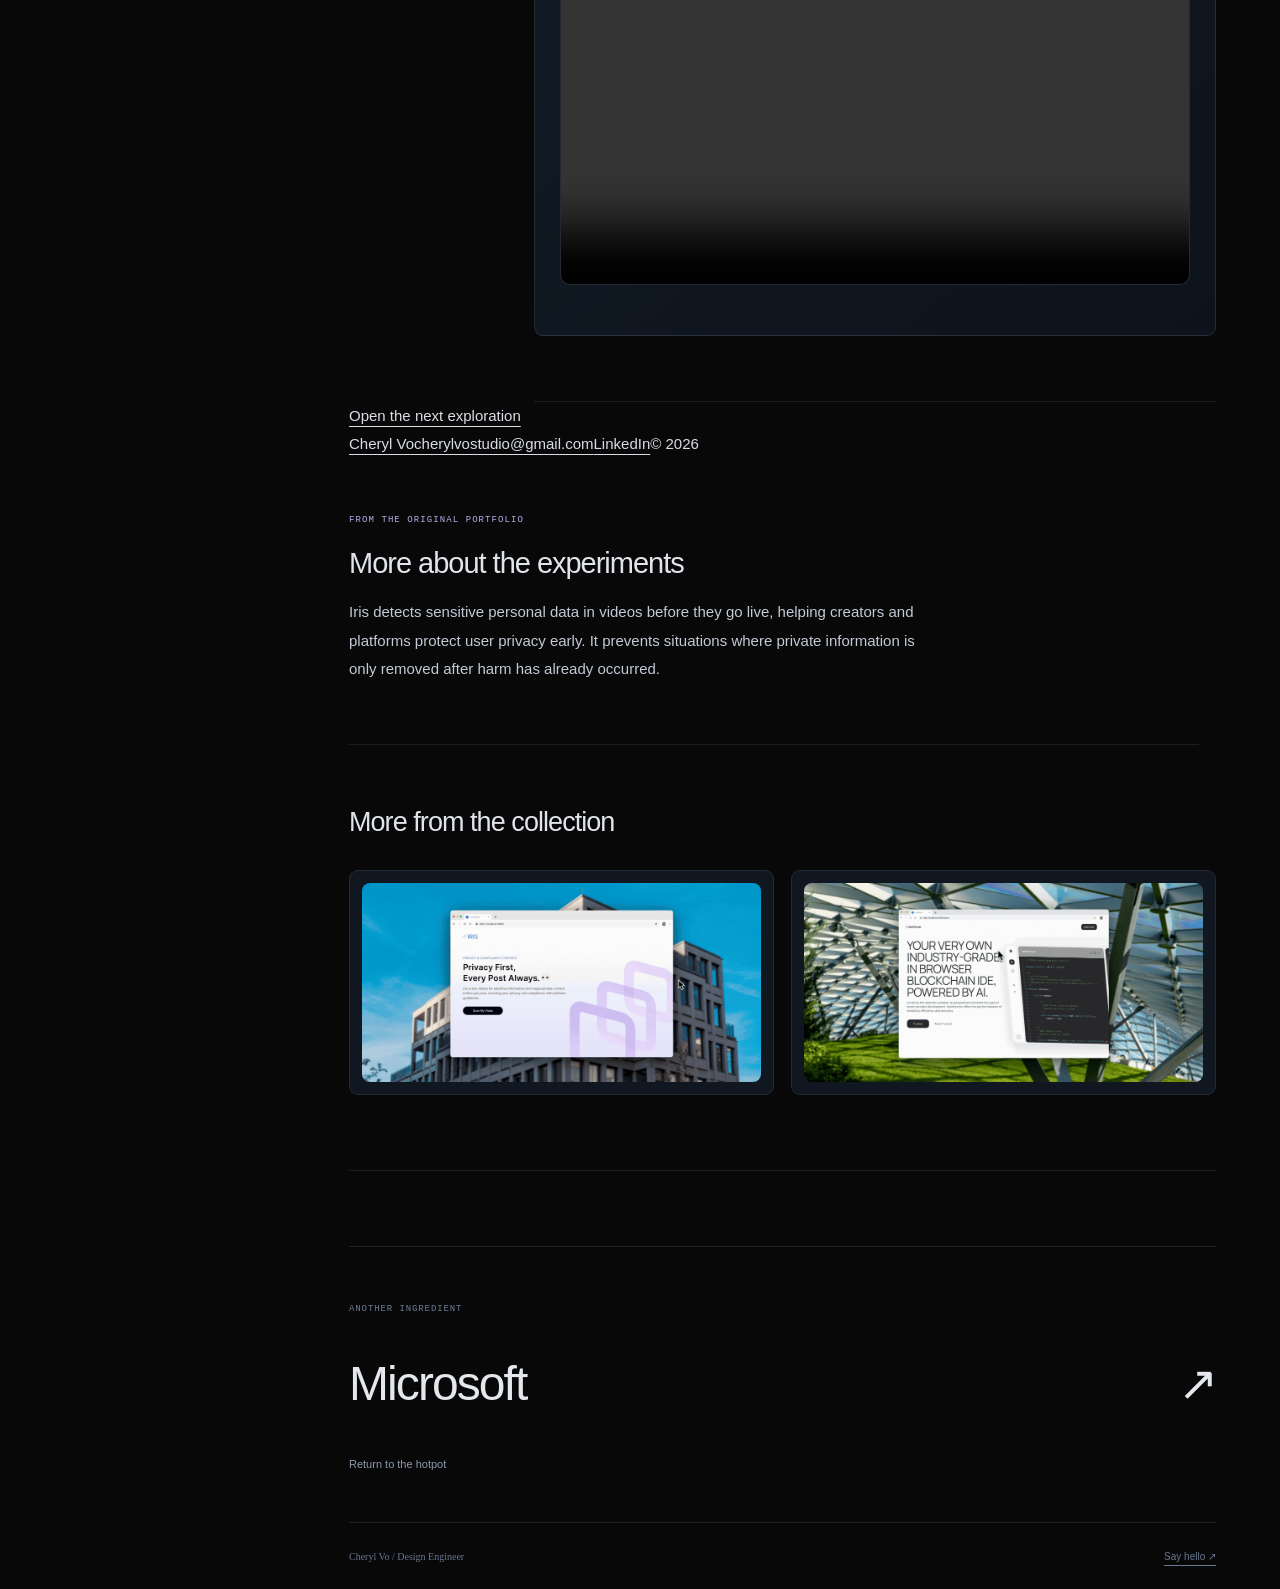
<file: projects/whatif.html>
<!doctype html><html lang="en"><head><meta charset="utf-8"><meta name="viewport" content="width=device-width,initial-scale=1"><title>What if? — Cheryl Vo</title><link rel="icon" href="../bird.png"><link rel="stylesheet" href="../dashboard.css?v=sf-5"><link rel="stylesheet" href="../night-garden.css?v=sf-5"><link rel="stylesheet" href="../nav-displays.css?v=3"><link rel="stylesheet" href="../folders.css?v=2"><link rel="stylesheet" href="../folder-states.css?v=1"><link rel="stylesheet" href="../tactile-cards.css?v=4"><link rel="stylesheet" href="../ingredient-menu.css?v=illustrated-7"><link rel="stylesheet" href="../case-study.css"><link rel="stylesheet" href="../hotpot-case.css?v=clear-4"><link rel="stylesheet" href="../neutral-background.css?v=1"></head><body style="--course-accent:#b3b0eb"><a class="skip" href="#case-content">Skip to case study</a><aside class="sidebar"><div class="profile"><a class="profile-name" href="../index.html">Cheryl Vo </a><p class="profile-history">Currently at <a href="https://www.microsoft.com/en-us/windows-365" target="_blank" rel="noopener">Microsoft ↗</a>.<br><span>Previously: <a href="vanguardai.html">Vanguard</a>, <a href="disney.html">Disney</a>, <a href="urban-outfiters.html">Urban Outfitters</a> &amp; <a href="atlas.html">YC startups</a>.</span></p><div class="socials"><a href="mailto:cherylvostudio@gmail.com" aria-label="Email Cheryl">✉</a><a href="https://www.linkedin.com/in/tran-cheryl-vo/" target="_blank" rel="noopener" aria-label="Cheryl on LinkedIn">in</a><a href="play.html" aria-label="Artwork">✳</a></div></div><nav aria-label="Project navigation"><div class="menu-heading"><span>ON THE MENU</span><span>05 INGREDIENTS</span></div><div class="ingredient-menu"><a class="project-nav folder-nav" href="microsoft.html"><span class="menu-number">01</span><img class="menu-food food-0" src="../ingredients/0.svg" alt="" aria-hidden="true"><span class="project-icon" style="--accent:#6d8b9e"><img class="brand-logo brand-microsoft" src="../brands/microsoft.svg" alt="" aria-hidden="true"></span><span><strong>Microsoft</strong><small>Fish balls</small></span><span class="nav-arrow">↗</span></a><a class="project-nav folder-nav" href="vanguardai.html"><span class="menu-number">02</span><img class="menu-food food-1" src="../ingredients/1.svg" alt="" aria-hidden="true"><span class="project-icon" style="--accent:#963a45"><img class="brand-logo brand-vanguardai" src="../brands/vanguard.svg" alt="" aria-hidden="true"></span><span><strong>Vanguard AI</strong><small>Dim sum</small></span><span class="nav-arrow">↗</span></a><a class="project-nav folder-nav" href="disney.html"><span class="menu-number">03</span><img class="menu-food food-2" src="../ingredients/2.svg" alt="" aria-hidden="true"><span class="project-icon" style="--accent:#847a9e"><img class="brand-logo brand-disney" src="../brands/disney.png" alt="" aria-hidden="true"></span><span><strong>Disney</strong><small>Soft egg</small></span><span class="nav-arrow">↗</span></a><a class="project-nav folder-nav" href="urban-outfiters.html"><span class="menu-number">04</span><img class="menu-food food-3" src="../ingredients/3.svg" alt="" aria-hidden="true"><span class="project-icon" style="--accent:#7b8271"><img class="brand-logo brand-urban-outfiters" src="../brands/urban.svg" alt="" aria-hidden="true"></span><span><strong>Urban Outfitters</strong><small>Bok choy</small></span><span class="nav-arrow">↗</span></a><a class="project-nav folder-nav" href="atlas.html"><span class="menu-number">05</span><img class="menu-food food-4" src="../ingredients/4.svg" alt="" aria-hidden="true"><span class="project-icon" style="--accent:#a57751"><img class="brand-logo brand-atlas" src="../brands/yc.ico" alt="" aria-hidden="true"></span><span><strong>YC startups</strong><small>Curly noodles</small></span><span class="nav-arrow">↗</span></a></div></nav></aside><div class="reading-progress" aria-hidden="true"></div><main id="case-content"><a class="case-home-link" href="../index.html">← Back to home</a><section class="case-opening"><div class="opening-sticky"><div class="case-head"><span class="course-badge">What if? <span>/ Experiments</span></span><div class="case-breadcrumb"><a href="../index.html">ALL WORK</a><span>EXPERIMENTS / DESIGN × AI</span></div><h1>What if?<br><em>Let’s find out.</em></h1><p class="canonical-title">What if design and AI worked together?</p><p class="case-subtitle">Here’s where I asked bigger questions—and built the answers.</p><a class="story-enter" href="#story-start">Explore the story</a></div><div class="case-cover"><div class="screen-chrome"><span>EXPERIMENTS</span><span>DESIGNED BY CHERYL VO</span></div><video controls="" loop="" muted="" playsinline="" preload="none" aria-label="AI accessibility project preview" controls playsinline preload="none"><source src="../media/whatif-hbiGWaSy5asCsQqYunqSrc9k.mp4"></div><div class="opening-caption" aria-hidden="true"><span>SCROLL TO EXPLORE</span><span>SELECTED WORK / CHERYL VO</span></div></div></section><div class="case-layout" id="story-start"><aside class="case-toc" aria-label="Case study chapters"><span>IN THIS STORY</span><div class="toc-links"></div></aside><div class="case-body"><section class="case-section section-narrative experiments-collection" id="section-1"><article class="case-card experiment-card"><div class="experiment-copy"><span class="experiment-number">EXPERIMENT 01</span><h3>AI + ACCESSIBILITY =</h3><figure class="project-logo"><button class="image-expand" type="button" aria-label="View full image: AI + ACCESSIBILITY project logo"><img src="../media/whatif-ZSnZ4acc09Drc5eHwyNrt0xpCok.png" alt="AI + ACCESSIBILITY project logo" loading="lazy" decoding="async"></button></figure><p>We redesigned Google Arts &amp; Culture to be more inclusive for low-vision users. Our solution replaced immersive scrolling, added voice-based assistant and soundscapes to evoke emotion. This project won 1st place at the CodePath Design Challenge out of 500+ submissions.</p><div class="card-tags"><span>AI Conversational Design</span><span>Accessibility</span><span>UI Design</span><span>+more</span></div><a class="outline-button" href="https://www.linkedin.com/posts/ellieeyann_my-team-and-i-placed-1st-out-of-500-submissions-ugcPost-7298210813050310656-Plkz?utm_source=social_share_send&amp;utm_medium=member_desktop_web&amp;rcm=ACoAADBd9ycBjDgI2DrGc7G7kJhOZ1gisjCUTbI" target="_blank" rel="noopener">View project</a></div><figure class="experiment-media"><video controls="" loop="" muted="" playsinline="" preload="none" aria-label="Example work of framer development" controls playsinline preload="none"><source src="../media/whatif-hbiGWaSy5asCsQqYunqSrc9k.mp4"></figure></article><article class="case-card experiment-card"><div class="experiment-copy"><span class="experiment-number">EXPERIMENT 02</span><h3>AI + CONTENT CREATORS =</h3><figure class="project-logo"><button class="image-expand" type="button" aria-label="View full image: AI + CONTENT CREATORS project logo"><img src="../media/whatif-rgKgUnDyXuJ2b4yMPDs2WUz0ls.png" alt="AI + CONTENT CREATORS project logo" loading="lazy" decoding="async"></button></figure><p>Iris uses AI to detect PII and offensive content in TikTok videos before they go live. We combined LLMs, audio analysis, and a visual dashboard for moderators. Presented at TikTok’s San Jose office and won runner-up ($3,000) at the Future of Data Hackathon.</p><div class="card-tags"><span>Data Visualization</span><span>UX Research</span><span>Dashboard UI</span><span>+more</span></div><a class="outline-button" href="https://www.linkedin.com/posts/tran-cheryl-vo_runner-up-%F0%9D%90%85%F0%9D%90%AE%F0%9D%90%AD%F0%9D%90%AE%F0%9D%90%AB%F0%9D%90%9E-%F0%9D%90%A8%F0%9D%90%9F-%F0%9D%90%83%F0%9D%90%9A%F0%9D%90%AD%F0%9D%90%9A-activity-7242376349015760896-Sb3o?utm_source=social_share_send&amp;utm_medium=member_desktop_web&amp;rcm=ACoAADBd9ycBjDgI2DrGc7G7kJhOZ1gisjCUTbI" target="_blank" rel="noopener">View project</a></div><figure class="experiment-media"><video controls="" loop="" muted="" playsinline="" preload="none" aria-label="Example work of branding design" controls playsinline preload="none"><source src="../media/whatif-LYAZWTD97KUekhrXAoMLIDq1Ep4.mp4"></figure></article><article class="case-card experiment-card"><div class="experiment-copy"><span class="experiment-number">EXPERIMENT 03</span><h3>AI + AGRICULTURE =</h3><figure class="project-logo"><button class="image-expand" type="button" aria-label="View full image: AI + AGRICULTURE project logo"><img src="../media/whatif-Tr3dK1FrLvATSRMH1iYB41AWN0I.png" alt="AI + AGRICULTURE project logo" loading="lazy" decoding="async"></button></figure><p>Soil Sentry helps farmers reduce water waste using solar sensors and an AI-powered app. It gives real-time moisture data and smart irrigation advice via chatbot. The project won 1st place at the GreenTech Challenge.</p><div class="card-tags"><span>App Design</span><span>Data Visualization</span><span>Flow Mapping</span><span>+more</span></div><a class="outline-button" href="https://www.linkedin.com/posts/tran-cheryl-vo_%F0%9D%90%96%F0%9D%90%A2%F0%9D%90%A7%F0%9D%90%A7%F0%9D%90%9E%F0%9D%90%AB-%F0%9D%90%A8%F0%9D%90%9F-%F0%9D%90%AD%F0%9D%90%A1%F0%9D%90%9E-%F0%9D%90%96%F0%9D%9F%91%F0%9D%90%81-%F0%9D%90%86%F0%9D%90%AB%F0%9D%90%9E-activity-7223854818732261377-qJ2_?utm_source=social_share_send&amp;utm_medium=member_desktop_web&amp;rcm=ACoAADBd9ycBjDgI2DrGc7G7kJhOZ1gisjCUTbI" target="_blank" rel="noopener">View project</a></div><figure class="experiment-media"><video controls="" loop="" muted="" playsinline="" preload="none" aria-label="Example work of branding design" controls playsinline preload="none"><source src="../media/whatif-LHpWC7DXpTgsWge0lKQY6m06MlI.mp4"></figure></article><article class="case-card experiment-card"><div class="experiment-copy"><span class="experiment-number">EXPERIMENT 04</span><h3>AI + DATA PRIVACY =</h3><figure class="project-logo"><button class="image-expand" type="button" aria-label="View full image: AI + DATA PRIVACY project logo"><img src="../media/whatif-ViMr3uAxGrVSOQjAEHxsLTpMM.png" alt="AI + DATA PRIVACY project logo" loading="lazy" decoding="async"></button></figure><p>Iris is an AI-powered moderation tool designed to protect user privacy by detecting personally identifiable information (PII) in videos before they go live. It addresses a major gap in content moderation, where sensitive data is often removed too late—after it&#x27;s already exposed.</p><div class="card-tags"><span>WEB3</span><span>Design System</span><span>Prototyping</span><span>+more</span></div><a class="outline-button" href="https://www.linkedin.com/posts/steph-tien-ng_blockchain-aptos-ugcPost-7194157410901544960-aC5Q?utm_source=social_share_send&amp;utm_medium=member_desktop_web&amp;rcm=ACoAADBd9ycBjDgI2DrGc7G7kJhOZ1gisjCUTbI" target="_blank" rel="noopener">View project</a></div><figure class="experiment-media"><video controls="" loop="" muted="" playsinline="" preload="none" aria-label="Example work of ui ux design" controls playsinline preload="none"><source src="https://cheryl-vo-playground.cherylvostudio.chatgpt.site/assets/projects/whatif-etNc832PWENSUoUdioVWPD1toZM.mp4"></figure></article><article class="case-card experiment-card"><div class="experiment-copy"><span class="experiment-number">EXPERIMENT 05</span><h3>AI + HEALTHCARE =</h3><figure class="project-logo"><button class="image-expand" type="button" aria-label="View full image: AI + HEALTHCARE project logo"><img src="../media/whatif-sCEFFcW3jGEumMo7D8lOxLaU65s.png" alt="AI + HEALTHCARE project logo" loading="lazy" decoding="async"></button></figure><p>RocketHealth uses blockchain and computer vision to track medication adherence in home care. We won the Asset Tokenization Track ar NYU Blockchain.</p><div class="card-tags"><span>Information System</span><span>WEB3</span><span>AR/VR</span><span>+more</span></div><a class="outline-button" href="https://www.linkedin.com/posts/steph-tien-ng_blockchain-aptos-ugcPost-7194157410901544960-aC5Q?utm_source=social_share_send&amp;utm_medium=member_desktop_web&amp;rcm=ACoAADBd9ycBjDgI2DrGc7G7kJhOZ1gisjCUTbI" target="_blank" rel="noopener">View project</a></div><figure class="experiment-media"><video controls="" loop="" muted="" playsinline="" preload="none" aria-label="Example work of branding design" controls playsinline preload="none"><source src="../media/whatif-OgePgVXk3LhsB5acNuu4mDRes.mp4"></figure></article><article class="case-card experiment-card"><div class="experiment-copy"><span class="experiment-number">EXPERIMENT 06</span><h3>AI + DEPLOYMENT =</h3><figure class="project-logo"><button class="image-expand" type="button" aria-label="View full image: AI + DEPLOYMENT project logo"><img src="../media/whatif-NT1TyhF2UpSo8J6xQEorwsFQfWI.png" alt="AI + DEPLOYMENT project logo" loading="lazy" decoding="async"></button></figure><p>Hash Hunter is an AI-powered toolkit that makes smart contract audits faster and 100x cheaper. It includes an IDE, instant security scans, and a chatbot assistant. Our team won 1st place at the OpenLedger Ideathon.</p><div class="card-tags"><span>Data Visualization</span><span>Vibe Coding</span><span>Prototyping</span><span>+more</span></div><a class="outline-button" href="https://www.linkedin.com/posts/tran-cheryl-vo_ai-blockchain-hackathon-activity-7311417810981662723-woDZ?utm_source=social_share_send&amp;utm_medium=member_desktop_web&amp;rcm=ACoAADBd9ycBjDgI2DrGc7G7kJhOZ1gisjCUTbI" target="_blank" rel="noopener">View project</a></div><figure class="experiment-media"><video controls="" loop="" muted="" playsinline="" preload="none" aria-label="Example work of ui ux design" controls playsinline preload="none"><source src="https://cheryl-vo-playground.cherylvostudio.chatgpt.site/assets/projects/whatif-gXrKEOuy2UzTeamylydXLxmrU7c.mp4"></figure></article></section></div></div><a class="outline-button" href="play.html">Open the next exploration</a></section><div class="case-footer"><a href="../index.html">Cheryl Vo</a><a href="mailto:cherylvostudio@gmail.com">cherylvostudio@gmail.com</a><a href="https://www.linkedin.com/in/tran-cheryl-vo/" target="_blank" rel="noopener">LinkedIn</a><span>© 2026</span></div><section class="case-section source-context" id="source-context"><span class="section-eyebrow">FROM THE ORIGINAL PORTFOLIO</span><h2>More about the experiments</h2><p>Iris detects sensitive personal data in videos before they go live, helping creators and platforms protect user privacy early. It prevents situations where private information is only removed after harm has already occurred.</p></section><section class="case-section"><h2>More from the collection</h2><div class="gallery-grid"><figure><button class="image-expand"><img src="../media/source-whatif-etNc832PWENSUoUdioVWPD1toZM.gif" alt="Example work of ui ux design" loading="lazy"></button></figure><figure><button class="image-expand"><img src="../media/source-whatif-gXrKEOuy2UzTeamylydXLxmrU7c.gif" alt="Example work of ui ux design" loading="lazy"></button></figure></div></section><section class="next-ingredient"><span>ANOTHER INGREDIENT</span><a href="microsoft.html">Microsoft <span>↗</span></a><a class="return-pot" href="../index.html">Return to the hotpot</a></section><footer><span>Cheryl Vo / Design Engineer</span><a href="mailto:cherylvostudio@gmail.com">Say hello ↗</a></footer></main><dialog aria-label="Project image"><button class="close" aria-label="Close enlarged image">Close ×</button><img alt=""></dialog><script src="../case-study.js"></script><script src="../hotpot-case.js"></script><script src="../tactile-cards.js"></script></body></html>
</file>
<file: flight.css>
/* The flight stays in the page margins on narrow screens. */
.bird{position:fixed;inset:0 auto auto 0;width:164px;height:144px;z-index:12;will-change:transform;transition:none;transform:translate(72vw,22vh);filter:drop-shadow(0 2px 2px #ffffffa6) drop-shadow(0 8px 7px #24476425)}
.bird:hover,.bird.flying{transform:translate(72vw,22vh)}
.bird img{width:205%;height:205%;max-width:none;object-fit:contain;position:absolute;left:-52.5%;top:-52.5%;transform-origin:50% 50%;animation:wingbeat 3s ease-in-out infinite;pointer-events:none;filter:brightness(.38) contrast(1.4)}
.bird:focus-visible{outline-offset:-15px;border-radius:50%}
.bird-tooltip{position:fixed;inset:95px 24px auto auto;z-index:15;max-width:250px;transform:rotate(2deg)}
.hero{isolation:isolate;background-position:center var(--sky-position,50%)}
.hero:after{content:"";position:absolute;inset:-8%;z-index:-2;background:url('sky.png') center/cover;will-change:transform;animation:sky-drift 32s ease-in-out infinite alternate;transform:translate3d(var(--sky-x,0px),var(--sky-y,0px),0) scale(1.06)}
.hero:before{z-index:-1;background:radial-gradient(ellipse at var(--glow-x,78%) var(--glow-y,22%),#fff7de6e 0%,#eaf5ff00 55%),linear-gradient(180deg,#eef5ff12,#eaf0f540 55%,#f4f5f59c);animation:sky-light 18s ease-in-out infinite alternate;pointer-events:none}
.hero-copy,.hero-note,.hero-scroll{z-index:1}
@keyframes sky-drift{0%{transform:translate3d(calc(var(--sky-x,0px) - 2%),calc(var(--sky-y,0px) - 1%),0) scale(1.06)}100%{transform:translate3d(calc(var(--sky-x,0px) + 2%),calc(var(--sky-y,0px) + 1%),0) scale(1.14)}}
@keyframes sky-light{0%{opacity:.72}100%{opacity:1}}
.reveal{opacity:0;translate:0 28px;transition:opacity 1s ease,translate 1.15s cubic-bezier(.2,.7,.2,1);transition-delay:var(--reveal-delay,0ms)}
.reveal.visible{opacity:1;translate:0 0}
.photos .photo.reveal{transition:opacity 1s ease,translate 1.15s cubic-bezier(.2,.7,.2,1),transform .3s ease}
@keyframes wingbeat{0%,35%,65%,100%{transform:scaleY(1) rotate(0)}43%{transform:scaleY(.72) rotate(-4deg)}51%{transform:scaleY(1.04) rotate(2deg)}59%{transform:scaleY(.78) rotate(-3deg)}}
body.still .reveal{opacity:1;translate:none}body.still .bird img{animation:none}
body.still .hero:before,body.still .hero:after{animation-play-state:paused}
@media(max-width:760px){.bird{width:100px;height:88px}.bird-tooltip{inset:100px 20px auto auto;max-width:220px}}
@media(prefers-reduced-motion:reduce){.reveal{opacity:1;translate:none}.bird img,.hero:before,.hero:after{animation:none}.bird{will-change:auto}}

/* A pinned, reversible sunrise → day → sunset → sunrise sequence. */
.sky-journey{height:260svh;margin:0 18px 0}
.sky-journey .hero{position:sticky;top:0;margin:0;height:100svh;min-height:580px;max-height:none}
.sky-film{position:absolute;inset:-7%;width:114%;height:114%;object-fit:cover;z-index:-3;pointer-events:none;filter:sepia(var(--sky-sepia,.32)) saturate(var(--sky-saturation,1.18)) brightness(var(--sky-brightness,1.04)) hue-rotate(var(--sky-hue,-16deg));transform:translate3d(var(--sky-x,0px),var(--sky-y,0px),0) scale(1.03)}
.sky-journey .hero:after{display:none}
.sky-journey .hero:before{z-index:0;background:radial-gradient(ellipse at var(--glow-x,78%) var(--glow-y,22%),#fff7de55,#eaf5ff00 60%),linear-gradient(180deg,#f7f0f52b,#f8f1ee69 60%,#fcf2e8a8)}
.sky-dawn,.sky-sunset{position:absolute;inset:0;pointer-events:none;z-index:-1}
.sky-dawn{background:linear-gradient(180deg,#b6acd37d 0%,#f6b8a667 48%,#ffe1a3d9 100%);mix-blend-mode:color;opacity:var(--dawn-opacity,.75)}
.sky-sunset{background:linear-gradient(180deg,#6b578eab 0%,#d8758bac 42%,#ffac69e6 78%,#ffe6b8 100%);mix-blend-mode:color;opacity:var(--sunset-opacity,0)}
.sky-journey .hero-scroll:after{content:' · scroll through the day';font-size:12px}
body.still .sky-journey{height:auto}body.still .sky-journey .hero{position:relative;height:85svh}
@media(max-width:760px){.sky-journey{margin:0 10px;height:240svh}.sky-journey .hero{min-height:610px}.sky-journey .hero-scroll:after{display:none}}
@media(prefers-reduced-motion:reduce){.sky-journey{height:auto}.sky-journey .hero{position:relative;height:85svh}.sky-film{transform:none}}
</file>
<file: projects.css>
.project-garden{max-width:1320px;margin:0 auto;padding:90px 40px 80px;border-top:1px solid var(--line)}
.garden-heading{display:flex;align-items:end;justify-content:space-between;gap:30px;padding:0 24px}.garden-heading p{max-width:320px}.garden-heading h2{margin-bottom:12px}.garden-heading .hand{font-size:18px}.garden-toolbar{display:flex;align-items:center;gap:22px;padding:18px 24px;font-size:14px}.garden-toolbar button{text-decoration:underline;text-underline-offset:5px;padding:8px 0}.garden-toolbar span{color:#607080;font-size:13px}
.garden-layout{display:grid;grid-template-columns:minmax(0,1.7fr) minmax(280px,1fr);gap:40px;align-items:start}
.tree-scene{position:relative;aspect-ratio:4/5;transform-origin:50% 95%;animation:tree-breeze 13s ease-in-out infinite alternate;isolation:isolate}
.tree-art{display:block;width:100%;height:100%;object-fit:contain;mix-blend-mode:multiply;pointer-events:none}
.perch{position:absolute;left:var(--x);top:var(--y);width:130px;height:110px;transform:translate(-50%,-100%);display:flex;flex-direction:column;align-items:center;justify-content:end;padding:0;z-index:2;border-radius:50%;outline-offset:0}
.perch .bird-sprite{display:block;width:106px;height:106px;background-image:url('project-birds.png');background-size:300% 200%;background-position:var(--sprite-x) var(--sprite-y);flex:none;transform-origin:50% 85%;transition:transform .45s cubic-bezier(.2,.8,.2,1),filter .3s;filter:drop-shadow(0 2px 1px #fff9)}
.perch .perch-name{position:absolute;top:100%;left:50%;transform:translate(-50%,4px);white-space:nowrap;background:#fcfcf8ee;padding:2px 7px;font-size:13px;line-height:1.4;color:#29445a;border-bottom:1px solid transparent;transition:border-color .2s}
.perch[aria-pressed=true] .perch-name{border-color:#395e83;font-weight:600}
.perch:hover .bird-sprite,.perch:focus-visible .bird-sprite{transform:translateY(-10px) rotate(-7deg) scale(1.1)}
.perch[aria-pressed=true] .bird-sprite{filter:drop-shadow(0 3px 3px #395e8330)}
.tree-caption{position:absolute;left:7%;bottom:6%;font-size:17px;transform:rotate(-6deg);max-width:130px;line-height:1.4}
.project-preview{position:sticky;top:40px;padding:28px 0 15px;margin-top:70px;border-top:1px solid var(--line);min-width:0}
.project-preview .preview-category{font-size:12px;letter-spacing:.08em;text-transform:uppercase}.project-preview h3{font:400 34px/1.15 Georgia,serif;letter-spacing:-.025em;margin:12px 0 16px}.project-preview .preview-summary{font-size:16px;line-height:1.65}.preview-image{display:block;width:100%;aspect-ratio:4/3;object-fit:contain;background:#eef2f5;margin:0 0 24px;border:1px solid #dce4e9}.preview-image[hidden]{display:none}.preview-species{font:italic 16px Georgia,serif;color:#647b8c;margin:12px 0}.preview-metric{border-top:1px solid var(--line);padding-top:18px;margin-top:24px;font-size:14px}.preview-link{display:inline-block;margin-top:10px;padding:8px 0;font-size:15px}.project-preview.changing{animation:preview-in .35s ease both}
.project-list{list-style:none;padding:20px 0;margin:0}.project-list li{border-bottom:1px solid var(--line)}.project-list button{display:flex;align-items:center;gap:20px;width:100%;text-align:left;padding:16px 12px}.project-list button strong{font:400 25px Georgia,serif;display:block}.project-list button small{display:block;color:#607080;font-size:13px}.project-list button[aria-pressed=true]{background:#edf3f6}.list-bird{width:70px;height:70px;background:url('project-birds.png');background-size:300% 200%;background-position:var(--sprite-x) var(--sprite-y);flex:none}
.garden-extras{display:grid;grid-template-columns:1fr 1fr;gap:42px;border-top:1px solid var(--line);margin:25px 24px 0;padding:35px 0 0}.garden-extras a{display:block;text-decoration:none}.garden-extras h3{font:400 28px Georgia,serif;margin:8px 0}.garden-extras a:hover h3{text-decoration:underline;text-underline-offset:5px}.garden-extras p{font-size:14px;max-width:400px}.garden-extras small{font-size:12px;color:#607080}.garden-fallback{padding:20px}
@keyframes tree-breeze{from{transform:rotate(-.4deg)}to{transform:rotate(.4deg)}}@keyframes preview-in{from{opacity:.35;translate:0 7px}to{opacity:1;translate:0 0}}
body.still .tree-scene,body.still .project-preview{animation:none}
@media(max-width:900px){.garden-layout{gap:22px;grid-template-columns:minmax(0,1.25fr) minmax(260px,1fr)}.project-garden{padding-inline:20px}.perch{width:108px;height:90px}.perch .bird-sprite{width:90px;height:90px}.perch .perch-name{font-size:12px}.project-preview{margin-top:15px}.project-preview h3{font-size:30px}}
@media(max-width:640px){.project-garden{padding:65px 16px}.garden-heading{display:block;padding:0 10px}.garden-heading p{max-width:100%}.garden-toolbar{padding-inline:10px}.garden-layout{grid-template-columns:1fr;gap:0}.tree-scene{width:100%;max-width:520px;margin:20px auto 0}.perch{width:95px;height:76px}.perch .bird-sprite{width:76px;height:76px}.perch .perch-name{font-size:12px;white-space:normal;width:100px;text-align:center}.project-preview{position:relative;top:auto;margin:15px 10px 0;scroll-margin-top:20px}.preview-image{max-height:230px}.garden-extras{grid-template-columns:1fr;gap:20px;margin-inline:10px}.tree-caption{font-size:14px;max-width:95px}.garden-toolbar span{font-size:12px}}
@media(prefers-reduced-motion:reduce){.tree-scene,.project-preview{animation:none}.perch .bird-sprite{transition:none}}
</file>
<file: sketch.css>
.project-garden{--paper:#fbf9f2;--ink:#26392f;background:var(--paper);color:var(--ink);max-width:none;padding:70px max(28px,calc((100vw - 1200px)/2));border:0;position:relative;background-image:url("data:image/svg+xml,%3Csvg viewBox='0 0 180 180' xmlns='http://www.w3.org/2000/svg'%3E%3Cfilter id='n'%3E%3CfeTurbulence type='fractalNoise' baseFrequency='.8' numOctaves='3' stitchTiles='stitch'/%3E%3C/filter%3E%3Cpath fill='%23746d53' opacity='.05' filter='url(%23n)' d='M0 0h180v180H0z'/%3E%3C/svg%3E")}
.garden-heading{align-items:center}.garden-heading h2{font-size:clamp(36px,4.8vw,66px);line-height:1.02;letter-spacing:-.045em}.garden-heading .eyebrow{letter-spacing:.15em;font-size:10px}.garden-heading .hand{transform:rotate(-4deg);font-size:18px}.garden-toolbar{border-bottom:1px solid #26392f33;justify-content:space-between;margin:10px 24px 0}.garden-toolbar span{font:italic 14px Georgia;color:#667461}.garden-layout{grid-template-columns:1.3fr 1fr;gap:65px}.tree-scene{animation:none;transform:rotate(var(--lean,0deg));transition:transform .9s ease;aspect-ratio:4/5}.sketch-tree svg{width:100%;height:100%;overflow:visible;stroke:var(--ink);stroke-width:1.25;stroke-linecap:round;stroke-linejoin:round}.tree-lines{animation:pencil-boil .45s steps(1) infinite;transform-origin:50% 90%}.leaf{opacity:.55;stroke-width:.8}.perch .bird-sprite,.list-bird{background:none;color:var(--ink)}.bird-sprite svg,.list-bird svg,.sketch-flight svg{width:100%;height:100%;overflow:visible;stroke:currentColor;stroke-width:1.5;stroke-linecap:round;stroke-linejoin:round}.perch .bird-sprite{width:100px;height:95px;filter:none;animation:bird-watch 5s steps(1) infinite;animation-delay:var(--bird-delay)}.perch .perch-name{background:transparent;font:italic 15px Georgia;color:var(--ink);transform:translate(-50%,0) rotate(-4deg);border:0}.perch[aria-pressed=true] .perch-name:after{content:'';position:absolute;inset:auto -5px -4px;height:7px;border-bottom:1.5px solid #d16a46;border-radius:50%;transform:rotate(-4deg)}.perch:hover .bird-sprite,.perch:focus-visible .bird-sprite{animation:none;transform:translateY(-12px) rotate(-9deg) scale(1.15)}.perch[aria-pressed=true] .bird-sprite{filter:none;color:#b55735}.project-preview{background:#fffef8;border:1px solid #26392f55;border-radius:2px 9px 3px 13px;padding:22px;margin:65px 8px 30px 0;box-shadow:7px 8px 0 #26392f0b;transform:rotate(1.5deg)}.project-preview:before{content:'FIELD NOTES / SELECTED WORK';display:block;font:10px monospace;letter-spacing:.1em;margin:0 0 18px;opacity:.6}.preview-image{aspect-ratio:16/10;border:0;background:#eaece7;margin-bottom:20px;object-fit:cover}.project-preview h3{font-size:36px}.project-preview .preview-summary{font-size:15px}.preview-species{font:16px Georgia!important;color:#8b563f}.preview-metric{font-size:13px}.preview-link{border:1px solid #26392f;border-radius:45% 3% 39% 5% / 8% 35% 9% 41%;padding:10px 15px;text-decoration:none;transition:background .2s,color .2s;transform:rotate(-2deg)}.preview-link:hover{background:var(--ink);color:var(--paper)}.project-preview.changing{animation:note-arrive .6s cubic-bezier(.16,1,.3,1) both}.tree-caption{bottom:3%;font-size:15px;left:4%;max-width:180px}.garden-extras{border-top:1px dashed #26392f66}.sketch-flight{position:fixed;z-index:100;pointer-events:none;height:100px;color:#b55735;animation:take-flight 1.5s cubic-bezier(.3,.05,.6,1) forwards}.sketch-flight .bird-wing{transform-origin:58px 52px;animation:flap-sketch .14s steps(2) infinite}.bird-return .bird-sprite{animation:bird-land 1.5s ease both!important}
@keyframes pencil-boil{0%{transform:translate(0,0)}33%{transform:translate(.4px,-.3px) rotate(.08deg)}66%{transform:translate(-.3px,.4px) rotate(-.08deg)}}
@keyframes bird-watch{0%,65%,100%{transform:rotate(-2deg)}70%,80%{transform:rotate(5deg) translateY(-2px)}90%{transform:rotate(-5deg)}}
@keyframes take-flight{0%{transform:translate(0,0) rotate(-10deg);opacity:1}35%{transform:translate(100px,-140px) rotate(-22deg);opacity:1}80%{opacity:.8}100%{transform:translate(550px,-420px) rotate(10deg) scale(.3);opacity:0}}
@keyframes flap-sketch{to{transform:scaleY(-1.3) rotate(-15deg)}}
@keyframes bird-land{0%,65%{opacity:0;transform:translate(-25px,-50px) rotate(-15deg)}100%{opacity:1;transform:translate(0,0)}}
@keyframes note-arrive{from{opacity:0;transform:translate(30px,20px) rotate(5deg)}to{opacity:1;transform:translate(0,0) rotate(1.5deg)}}
body.still .tree-lines,body.still .bird-sprite,body.still .project-preview{animation:none!important}
@media(max-width:640px){.project-garden{padding:55px 16px}.garden-layout{grid-template-columns:1fr;gap:0}.garden-toolbar{margin-inline:10px}.garden-heading h2{font-size:42px}.perch .bird-sprite{width:77px;height:77px}.perch .perch-name{font-size:13px}.project-preview{margin:20px 8px;padding:20px}.project-preview h3{font-size:30px}.tree-scene{margin-top:0}}
@media(prefers-reduced-motion:reduce){.tree-lines,.perch .bird-sprite,.project-preview.changing{animation:none}.tree-scene{transform:none!important}.sketch-flight{display:none}}
</file>
<file: forest.css>
.project-garden{background:#eeeede;background-image:radial-gradient(ellipse at 65% 5%,#fffdf2 0,transparent 65%),linear-gradient(160deg,#e1e8dd,#f4f0df 65%,#e9ddc6);overflow:hidden;padding-bottom:50px;isolation:isolate}.garden-heading h2{font-size:clamp(38px,5vw,68px)}.garden-heading .hand{font-size:17px}.garden-toolbar{position:relative;z-index:3}.garden-layout{display:block;position:relative}.garden-layout>div:first-child{width:100%}.forest-ready .tree-scene{aspect-ratio:auto;height:760px;max-width:none;width:100%;margin:0;transform:none!important;touch-action:pan-y;cursor:grab;isolation:auto}.forest-ready .tree-scene.dragging{cursor:grabbing}.forest-ready .sketch-tree,.forest-ready .tree-caption{display:none}.forest-canvas{position:absolute;inset:0;width:100%;height:100%;touch-action:pan-y}.forest-ready .project-preview{position:absolute;right:0;top:70px;width:310px;margin:0;background:#fffef6ed;backdrop-filter:blur(12px);box-shadow:12px 25px 40px #3c4d2f18;transform:rotate(2deg);padding:20px;z-index:4}.forest-ready .project-preview h3{font-size:29px}.forest-ready .preview-summary{font-size:14px;line-height:1.6}.forest-ready .preview-image{object-fit:contain;aspect-ratio:16/10;background:#eee;max-height:175px}.forest-ready .preview-metric{margin-top:15px;padding-top:12px}.forest-ready .preview-link{font-size:13px}.forest-ready .perch{width:auto;height:auto;min-width:56px;min-height:36px;transform:translate(-50%,0);border-radius:2px;top:0;left:0;z-index:2;background:#fffef6e8;padding:6px 10px;box-shadow:2px 4px 0 #3c4d2f18;border:1px solid #5a66442b;transition:background .2s,box-shadow .2s;pointer-events:auto}.forest-ready .perch .bird-sprite{display:none}.forest-ready .perch .perch-name{position:static;transform:none;font:italic 13px Georgia;white-space:nowrap;width:auto;background:none;padding:0;color:#354633}.forest-ready .perch[aria-pressed=true]{background:#38523c;box-shadow:2px 4px 0 #26392f33}.forest-ready .perch[aria-pressed=true] .perch-name{color:#fff}.forest-ready .perch-name:after{display:none!important}.forest-controls{display:flex;gap:7px;align-items:center;position:absolute;bottom:24px;left:20px;z-index:5}.forest-controls button{border:1px solid #5c6c4833;border-radius:50%;width:38px;height:38px;background:#fffef2bb;font:20px Georgia;cursor:pointer}.forest-controls button:hover{background:#fff}.forest-controls .forest-reset{border-radius:3px;width:auto;padding:0 14px;font:italic 13px Georgia}.forest-instruction{position:absolute;bottom:75px;left:20px;font:italic 15px Georgia;color:#4c6547;pointer-events:none}.forest-ready.list-mode .tree-scene{display:none}.forest-ready.list-mode .garden-layout{display:grid;grid-template-columns:1.2fr 1fr;gap:50px}.forest-ready.list-mode .project-preview{position:relative;top:auto;width:auto;margin-top:30px}.forest-ready.list-mode .project-list{padding:30px 10px}.garden-extras{position:relative;z-index:2;margin-top:0}.forest-ready~.x{display:none}
@media(max-width:700px){.forest-ready .tree-scene{height:560px;margin-inline:-16px;width:calc(100% + 32px)}.forest-ready .project-preview{position:relative;right:auto;top:auto;width:auto;margin:0 10px 35px;transform:rotate(1deg)}.forest-ready .preview-image{max-height:220px}.forest-ready .perch{padding:5px 7px}.forest-ready .perch .perch-name{font-size:11px}.forest-controls{left:24px;bottom:15px}.forest-instruction{left:24px;bottom:65px;font-size:13px}.forest-ready.list-mode .garden-layout{display:block}.garden-toolbar span{max-width:160px;text-align:right}.garden-heading h2{font-size:43px}}
</file>
<file: atmosphere.css>
/* A shared, living sky: warm paper, cloud light, blue distance. */
body{background:#f7f5ee;isolation:isolate}.living-sky{position:fixed;inset:0;z-index:-1;overflow:hidden;pointer-events:none;background:linear-gradient(180deg,#f9f6ef 0%,#f7f6f0 45%,#e5edf0 68%,#83badc 84%,#173d55 100%)}
.sky-cloudscape{position:absolute;inset:-14%;background:radial-gradient(ellipse at 51% 60%,#fffdf5 0%,#fffdf5ee 21%,#f9fbfbc4 34%,transparent 52%),radial-gradient(ellipse at 15% 82%,#65a9dc 0%,#72b6dfaa 14%,transparent 37%),radial-gradient(ellipse at 91% 91%,#081b29 0%,#13384be6 21%,transparent 46%),radial-gradient(ellipse at 38% 113%,#0d2b3b 0%,#3b83af 24%,transparent 47%);filter:blur(24px);transform:translate3d(var(--sky-drift-x,0px),var(--sky-drift-y,0px),0) scale(1.06);will-change:transform}
.sky-cloudscape:after{content:'';position:absolute;inset:0;background:radial-gradient(ellipse at 32% 50%,#fffdf2b0,transparent 50%),radial-gradient(ellipse at 66% 78%,#d7ecf5aa,transparent 36%);animation:cloud-breathe 23s ease-in-out infinite alternate}
.sky-paper-grid{position:absolute;inset:0;background-image:radial-gradient(#598ab749 .65px,transparent .9px);background-size:20px 20px;mask-image:linear-gradient(transparent 7%,#000 28%,#0008 78%,transparent);opacity:.35}
.sky-flock{position:absolute;inset:0;width:100%;height:100%;pointer-events:none}.sky-flock svg{position:absolute;width:var(--size);height:var(--size);overflow:visible;will-change:transform;color:var(--bird-color)}.sky-flock path{fill:none;stroke:currentColor;stroke-width:1.7;stroke-linecap:round}.sky-flock .wing-left{transform-origin:12px 13px;animation:ambient-flap var(--flap) ease-in-out infinite alternate}.sky-flock .wing-right{transform-origin:12px 13px;animation:ambient-flap var(--flap) ease-in-out infinite alternate-reverse}
.sky-journey{height:110svh!important}.hero{position:relative!important;top:auto!important;height:calc(100svh - 112px)!important;max-height:none;background:transparent!important;margin:0;min-height:620px;border-radius:0}.hero:before,.hero:after,.sky-film,.sky-atmosphere,.sky-dawn,.sky-sunset,.sky-grain,.sky-haze,.sky-glow{display:none!important}.hero-copy{padding-bottom:90px}.hero-note{left:6%;bottom:60px}.hero-scroll{right:6%;bottom:60px}.draft{display:none}.opening{padding-top:65px}.gallery-section{background:#f8faf733;border-color:#6c8ca322}.project-garden{background:transparent!important}.forest-ready .project-preview{background:#fffef6e8;box-shadow:10px 20px 45px #18394d20}.gallery-section .source-note{color:#38566a}.about,.opening{background:#fcfcf83b}.footer{background:#f7f7efb8;backdrop-filter:blur(12px)}.sky-flock~*{position:relative}
@keyframes ambient-flap{from{transform:rotate(-12deg) scaleY(.6)}to{transform:rotate(17deg) scaleY(1.15)}}@keyframes cloud-breathe{from{transform:translate(-2%,2%) scale(1)}to{transform:translate(3%,-2%) scale(1.08)}}
body.still .sky-cloudscape:after,body.still .sky-flock path{animation:none!important}@media(prefers-reduced-motion:reduce){.sky-cloudscape:after,.sky-flock path{animation:none!important}.sky-cloudscape{will-change:auto}.sky-flock svg{will-change:auto}}@media(max-width:700px){.sky-journey{height:105svh!important}.hero{min-height:610px;height:calc(100svh - 105px)!important}.sky-cloudscape{filter:blur(17px)}.sky-paper-grid{background-size:16px 16px}.hero-note,.hero-scroll{bottom:38px}}
.sky-cloudscape:before{content:'';position:absolute;inset:0;background:radial-gradient(ellipse at 1% 108%,#0b2333 0%,#17425ccc 13%,transparent 36%),radial-gradient(ellipse at 100% 104%,#071c29 0%,#15394dcc 18%,transparent 42%)}
</file>
<file: editorial.css>
body{background:#18191b;color:#eeeae3}.dashboard-sky{background:#18191b}.dashboard-sky>*{display:none}main{padding:0 40px;max-width:1700px}.sidebar{background:#242528!important;backdrop-filter:none}.profile{text-align:left;padding-inline:8px}.profile-name{font-size:25px}.profile p{font-size:12px}.socials{justify-content:flex-start}.sidebar .folder-nav{background:#292b2e!important;box-shadow:none!important;border-color:#ffffff0d!important;transition:background .25s,transform .25s}.sidebar .folder-nav:before,.sidebar .folder-nav:after{display:none}.sidebar .folder-nav.active{background:#3a3e43!important;border-color:#ffffff24!important;box-shadow:none!important}.sidebar .folder-nav .folder-tab,.sidebar .folder-nav.active .folder-tab{background:#34373b;color:#aeb5ba!important}.sidebar .folder-nav:hover{background:#33363a!important;transform:translateX(2px)}.sidebar .folder-nav small{color:#a0a6ad!important}.archive-opening{padding:30px 0 38px}.archive-meta{display:flex;justify-content:space-between;gap:20px;font-size:11px;color:#a9aaa8;letter-spacing:.01em;padding-bottom:35px;border-bottom:1px solid #ffffff19}.opening-body{display:grid;grid-template-columns:1fr 1fr;gap:36px;padding-top:36px;align-items:center}.opening-kicker{font:italic 17px Georgia;color:#c6a98e}.opening-note h1{font:450 clamp(32px,4.3vw,66px)/1.05 -apple-system,BlinkMacSystemFont,sans-serif;letter-spacing:-.055em;margin:18px 0 22px;color:#eeeae3}.opening-note p{font-size:12px;line-height:1.8;color:#a8aaa9}.opening-note>a{display:inline-flex;gap:20px;margin-top:22px;text-decoration:none;font-size:11px;border-bottom:1px solid #aaa6;padding-bottom:8px}.opening-note>a:hover span{transform:translateY(4px)}.opening-note>a span{transition:transform .3s}.opening-body figure{margin:0;transform:rotate(1.5deg);transition:transform .6s}.opening-body figure:hover{transform:rotate(0deg)}.opening-body figure img{display:block;width:100%;height:270px;object-fit:cover;filter:saturate(.7);border:7px solid #e7e1d6}.opening-body figcaption{font:italic 10px/1.6 Georgia;color:#bbb4a8;padding-top:10px}.opening-body figcaption span{display:block;font:9px -apple-system,BlinkMacSystemFont,sans-serif;margin-top:3px;color:#7f8585}.projects-stack{gap:55px!important;padding-top:20px}.projects-stack:before{content:'SELECTED WORK';font:10px/1.5 -apple-system,BlinkMacSystemFont,sans-serif;letter-spacing:.12em;color:#8e9497;margin:0!important;padding-bottom:14px;border-bottom:1px solid #ffffff20}.project-panel{background:transparent!important;border:0;border-radius:0;padding:0;box-shadow:none;backdrop-filter:none}.panel-heading{margin-bottom:20px}.panel-heading h2{font-size:27px;font-weight:500}.panel-heading p{color:#9b9e9e}.panel-heading .project-icon{width:34px;height:34px;border-radius:3px}.case-link{border:0;background:transparent!important;padding:7px 0;color:#c9c9c3;font-size:10px;border-bottom:1px solid #ffffff35;border-radius:0}.visual-tile{border-radius:4px;background:#25272b;box-shadow:none!important;transform:none!important}.visual-media{background:#26292d!important}.visual-media img,.visual-media video{padding:10px}.tile-shimmer{display:none}.tile-label{background:#25272b!important;padding:17px}.tile-label strong{font-size:13px!important;font-weight:500}.tile-label span{font-size:10px;color:#9b9fa3}.moments-panel,.about-panel,.personal-file-panel,.personal-file-panel#art{background:transparent!important;border:0;border-top:1px solid #ffffff20;border-radius:0;padding:35px 0;box-shadow:none}.moments-panel h2,.personal-file-panel h2{font-size:34px;font-weight:450}.personal-preview{border:0;border-radius:3px;background:#25272b}.personal-preview>span{font-size:11px}.section-kicker{color:#bda58c}.sidebar-bottom .motion{display:none}.sidebar-bottom{color:#a19b90}.identity-switch{color:#ddd8cf}.identity-hover{color:#c6a98e}@media(min-width:1450px){.opening-body figure img{height:330px}}@media(max-width:900px){main{padding-inline:24px}.opening-body{gap:20px}.opening-body figure img{height:230px}.opening-note h1{font-size:37px}}@media(max-width:700px){main{margin-left:0;padding-inline:20px}.archive-opening{padding-top:20px}.archive-meta{font-size:9px;padding-bottom:22px}.opening-body{grid-template-columns:1fr;padding-top:25px;gap:30px}.opening-note h1{font-size:48px}.opening-body figure{max-width:400px}.opening-body figure img{height:230px}.opening-note>a{margin-top:12px}.sidebar .profile{display:none}.projects-stack{gap:35px!important}.panel-heading h2{font-size:23px}.panel-visuals{gap:12px}.sidebar-bottom{display:none}}@media(prefers-reduced-motion:reduce){.opening-body figure{transform:none;transition:none}.opening-note>a span{transition:none}}
/* Color belongs to the folder being explored. */
.sidebar .folder-nav{--nav-light:#638cb8;--nav-warm:#9b86ad;background:#292b2e!important}
.sidebar .folder-nav[href="#project-vanguardai"]{--nav-light:#a74348;--nav-warm:#b49a7b}
.sidebar .folder-nav[href="#project-disney"]{--nav-light:#7771b5;--nav-warm:#a2b4ca}
.sidebar .folder-nav[href="#project-urban-outfiters"]{--nav-light:#9c894c;--nav-warm:#788c70}
.sidebar .folder-nav[href="#project-atlas"]{--nav-light:#348f88;--nav-warm:#6c9fb7}
.sidebar .folder-nav[href="#moments"]{--nav-light:#a28eb4;--nav-warm:#bc9e90}
.sidebar .folder-nav[href="#experiments"]{--nav-light:#687cc3;--nav-warm:#95b1c9}
.sidebar .folder-nav[href="#art"]{--nav-light:#b58071;--nav-warm:#bba168}
.sidebar .folder-nav:before{display:block;opacity:0;background:radial-gradient(ellipse at 95% 95%,var(--nav-light),transparent 75%),radial-gradient(ellipse at 70% 0%,var(--nav-warm),transparent 75%);transition:opacity .35s;pointer-events:none}
.sidebar .folder-nav:is(:hover,:focus-visible,.active){background:#292b2e!important}
.sidebar .folder-nav:is(:hover,:focus-visible,.active):before{opacity:.6}
.sidebar .folder-nav .folder-tab{background:#34373b!important;transition:background .35s}
.sidebar .folder-nav:is(:hover,:focus-visible,.active) .folder-tab{background:linear-gradient(110deg,color-mix(in srgb,var(--nav-light) 55%,#34373b),#34373b)!important}
</file>
<file: dashboard.css>
:root{--sidebar:285px;--ink:#263b48;--muted:#869092;--accent:#6a879c}*{box-sizing:border-box}html{scroll-behavior:smooth;scroll-padding-top:28px}body{margin:0;background:#f8f7f1;font:14px/1.5 Arial,sans-serif;color:var(--ink);isolation:isolate}button,a{-webkit-tap-highlight-color:transparent}a{color:inherit}button{font:inherit;color:inherit;cursor:pointer}a:focus-visible,button:focus-visible{outline:2px solid #426d9a;outline-offset:5px}.sidebar{position:fixed;inset:0 auto 0 0;width:var(--sidebar);padding:35px 17px 18px;background:#fffefbea;border-right:1px solid #e6e9e7;z-index:10;display:flex;flex-direction:column;backdrop-filter:blur(18px)}.profile{text-align:center;padding:0 10px 23px}.profile-name{font:27px Georgia;text-decoration:none;display:inline-flex;align-items:center;gap:16px}.name-seal{font:12px/1.4 Georgia;color:#b14d3e;border:1px solid;border-radius:4px 6px 3px 5px;padding:5px;transform:rotate(-5deg)}.profile p{font-size:13px;margin:15px 0 7px;color:#737d7c}.current-role{font-size:11px;color:#6f7978}.about-link{display:block;color:#547f9f;text-decoration:none;margin:10px 0;font-size:12px}.socials{display:flex;justify-content:center;gap:12px;margin-top:17px}.socials a{display:grid;place-items:center;width:30px;height:30px;border-radius:50%;background:#eff1ed;text-decoration:none;font-size:14px}.socials a:hover{background:#dce8ee}.sidebar nav{overflow:auto;flex:1;scrollbar-width:thin}.project-nav{display:flex;gap:12px;align-items:center;padding:13px 12px;text-decoration:none;border-bottom:1px solid #e8ebe7;border-radius:3px;transition:background .2s,color .2s}.project-icon{width:39px;height:39px;border-radius:11px;background:var(--accent);color:#fff;display:grid;place-items:center;font:19px Georgia;flex:none;box-shadow:inset 0 0 0 1px #ffffff29}.project-nav strong{display:block;font-size:13px;font-weight:500}.project-nav small{display:block;font-size:11px;line-height:1.4;color:#929895;margin-top:3px}.nav-arrow{margin-left:auto;color:#9ba5a4;font-size:13px}.project-nav:hover{background:#eef3f3}.project-nav.active{background:#447b9f;color:#fff;border-radius:9px;border-bottom-color:transparent}.project-nav.active small,.project-nav.active .nav-arrow{color:#e1edf3}.nav-extra{padding:18px 12px}.nav-extra a{display:flex;justify-content:space-between;text-decoration:none;font:italic 12px Georgia;padding:9px 0;color:#788687}.sidebar-bottom{font:italic 11px Georgia;display:flex;justify-content:space-between;color:#87918c;padding:10px 7px 0}.motion{background:none;border:0;text-decoration:underline;font:10px Arial}.dashboard-sky{position:fixed;inset:0 0 0 var(--sidebar);z-index:-1;overflow:hidden;pointer-events:none;background:#f8f7ef}.sky-blur{position:absolute;inset:-12%;background:radial-gradient(ellipse at 50% 27%,#fffdf5 0%,#faf9f0f5 32%,transparent 57%),radial-gradient(ellipse at 15% 62%,#76b6e0 0%,#92c6e3 20%,transparent 47%),radial-gradient(ellipse at 93% 85%,#0a202f 0%,#143f58 24%,transparent 51%),linear-gradient(#f7f4eb 30%,#b6d5e8 57%,#426c80 85%,#172e38);filter:blur(25px);animation:sky-travel 26s ease-in-out infinite alternate;transform:translate(var(--px,0px),var(--py,0px)) scale(1.04)}.dot-field{position:absolute;inset:0;background:radial-gradient(#6399c344 .7px,transparent .9px) 0 0/20px 20px;mask-image:linear-gradient(transparent 2%,#000 25%,#000 78%,transparent);opacity:.6}.light-sweep{position:absolute;inset:-40%;background:conic-gradient(from 190deg at 62% 2%,transparent 0deg,#fff8df33 15deg,transparent 27deg,#ffffff3b 34deg,transparent 45deg);filter:blur(18px);animation:sun-shimmer 16s ease-in-out infinite alternate}.ambient-particles span{position:absolute;left:var(--x);top:var(--y);color:#fff;opacity:var(--opacity);font:var(--size) Georgia;animation:particle-drift var(--duration) linear infinite;animation-delay:var(--delay);text-shadow:0 0 7px #fff9}.ambient-particles span.bird-particle{color:#557d99;font-family:Arial}.dashboard-intro{display:flex;justify-content:space-between;gap:25px;position:relative;padding:20px 18px 32px;align-items:center}.intro-number{display:inline-grid;place-items:center;width:20px;height:20px;border-radius:50%;background:#b85948;color:#fff;font:10px Georgia;margin-right:10px}.intro-greeting{font:italic 18px Georgia;color:#856b60}.dashboard-intro h1{font:400 clamp(28px,3vw,46px)/1.07 Georgia;letter-spacing:-.04em;margin:17px 0 0}.dashboard-intro h1 em{font-weight:400}.dashboard-intro>p{font:13px/1.8 Georgia;color:#77828a;margin-right:65px}.intro-bird{position:absolute;right:10px;top:43px;width:48px;fill:none;stroke:#4b718c;stroke-width:1.1;transform:rotate(-15deg);animation:bird-hover 7s ease-in-out infinite}main{margin-left:var(--sidebar);padding:22px 26px 0;max-width:1800px}.projects-stack{display:grid;gap:30px}.project-panel{background:#fffef7c9;border:1px solid #ffffffb5;border-radius:23px;padding:18px;backdrop-filter:blur(12px);box-shadow:0 14px 60px #193d4e09;scroll-margin-top:25px}.panel-heading{display:flex;gap:12px;align-items:center;margin-bottom:17px}.panel-heading .project-icon{width:45px;height:45px;font-size:23px}.panel-heading h2{font:400 29px/1.1 Georgia;margin:0;letter-spacing:-.035em}.panel-heading p{font-size:10px;color:#88908e;margin:5px 0 0}.case-link{margin-left:auto;white-space:nowrap;border-radius:25px;background:#fff9;border:1px solid #d7dfdd77;padding:7px 13px;font:11px Arial;text-decoration:none}.case-link:hover{background:#fff}.panel-visuals{display:grid;grid-template-columns:1fr 1fr;gap:16px}.visual-tile{min-width:0;display:block;background:#fffdf5ed;border-radius:16px;overflow:hidden;text-decoration:none;box-shadow:0 3px 15px #193d4e05;transition:transform .4s cubic-bezier(.2,.8,.2,1),box-shadow .4s;transform:perspective(900px) rotateX(var(--rx,0deg)) rotateY(var(--ry,0deg))}.visual-tile:hover{box-shadow:0 16px 30px #203c561f}.visual-media{aspect-ratio:1.48;position:relative;overflow:hidden;background:linear-gradient(145deg,#eef0e7,#d4e3ed)}.visual-media img,.visual-media video{width:100%;height:100%;object-fit:contain;display:block;padding:22px;transition:transform .7s cubic-bezier(.2,.8,.2,1)}.visual-tile:hover img,.visual-tile:hover video{transform:scale(1.04)}.tile-shimmer{position:absolute;inset:0;pointer-events:none;background:linear-gradient(115deg,transparent 20%,#fff5 40%,#e2f0ff66 47%,transparent 66%);transform:translateX(-120%);mix-blend-mode:screen;transition:transform 1.1s ease}.visual-tile:hover .tile-shimmer,.visual-tile:focus-visible .tile-shimmer{transform:translateX(120%)}.tile-label{padding:15px 19px 18px}.tile-label strong{display:block;font-size:15px;font-weight:400}.tile-label span{display:block;color:#89918f;font-size:11px;margin-top:5px}.video-toggle{position:absolute;right:12px;bottom:12px;border:1px solid #d5dedb;border-radius:20px;background:#fffffff0;padding:7px 11px;font-size:10px}.windows-mark{font:32px Georgia;text-align:center;position:absolute;inset:0;display:flex;flex-direction:column;justify-content:center;gap:12px;color:#537996}.windows-mark span{font:60px Arial}.windows-mark small{font:10px Arial;letter-spacing:2px}.role-note{display:flex;flex-direction:column;justify-content:center;align-items:center;text-align:center;border:1px solid #adbcc033;border-radius:16px}.role-note p{font:28px/1.2 Georgia;color:#5c7c8c}.role-note small{font-size:11px;color:#899390}.note-bird{font-size:58px;color:#7c9fa8}.moments-panel{margin:70px 0;padding:30px 20px;background:#ffffffe6;border-radius:24px}.section-kicker{font-size:10px;letter-spacing:.12em;color:#ad6554}.moments-panel h2,.about-panel h2{font:400 34px/1.2 Georgia;letter-spacing:-.03em}.moment-grid{display:grid;grid-template-columns:repeat(3,1fr);gap:20px}.moment-grid button{border:0;background:#fff;padding:9px 9px 14px;box-shadow:0 4px 15px #284c6510;transform:rotate(-2deg);transition:transform .3s}.moment-grid button:nth-child(2){transform:rotate(3deg)}.moment-grid button:hover{transform:rotate(0) translateY(-7px)}.moment-grid img{width:100%;aspect-ratio:4/5;object-fit:cover}.moment-grid span{display:block;font:italic 13px Georgia;margin-top:12px}.about-panel{display:grid;grid-template-columns:1fr 2fr;gap:40px;background:#fffffff0;border-radius:23px;padding:35px;margin-bottom:45px}.about-panel>img{width:100%;max-width:240px;border:10px solid #fff;transform:rotate(-3deg)}.about-panel p{max-width:500px;font-size:13px;line-height:1.8;color:#737f84}.about-panel a{font:italic 16px Georgia}.about-panel h2{margin-top:15px}footer{display:flex;justify-content:space-between;padding:20px 15px 30px;font:11px Georgia;color:#ebf3f2;gap:15px}.skip{position:fixed;top:-80px;z-index:20;background:#fff;padding:10px}.skip:focus{top:10px}.photo-dialog{border:0;border-radius:10px;padding:20px;max-width:90vw;max-height:90svh;background:#fffdf5}.photo-dialog::backdrop{background:#152c42cc;backdrop-filter:blur(10px)}.photo-dialog img{display:block;max-height:70svh;max-width:80vw;margin:auto;object-fit:contain}.dialog-close{display:block;margin-left:auto;border:0;background:none;margin-bottom:10px}.photo-dialog p{font:italic 16px Georgia}.still *{animation:none!important;transition:none!important}.still .visual-tile{transform:none!important}@keyframes sky-travel{to{translate:2% -2%;scale:1.04}}@keyframes sun-shimmer{to{transform:rotate(8deg) translateX(3%);opacity:.6}}@keyframes particle-drift{0%{translate:-12px -30px;rotate:0deg}100%{translate:55px 160px;rotate:80deg}}@keyframes bird-hover{50%{translate:3px -8px;rotate:6deg}}
@media(min-width:1600px){:root{--sidebar:330px}main{padding:30px 35px}.project-panel{padding:22px}.profile{padding-bottom:30px}.project-nav{padding:16px 14px}.project-nav strong{font-size:15px}.project-nav small{font-size:12px}.sidebar{padding-top:45px}.visual-media{aspect-ratio:1.6}}
@media(max-width:1000px){:root{--sidebar:235px}.project-nav{padding:12px 7px;gap:8px}.project-icon{width:32px;height:32px}.profile-name{font-size:23px}.dashboard-intro>p{display:none}.visual-media img,.visual-media video{padding:12px}.tile-label{padding:12px}.panel-heading h2{font-size:25px}.sidebar-bottom{display:block}.motion{padding:8px 0}main{padding-inline:18px}.visual-media{aspect-ratio:1.2}}
@media(max-width:700px){:root{--sidebar:0px}.sidebar{position:relative;width:100%;padding:20px 16px 0;backdrop-filter:none;background:#fffef8}.profile{position:relative;text-align:left;padding:0}.profile-name{font-size:25px}.profile p{margin:10px 0 5px}.current-role{display:none}.about-link{position:absolute;right:0;top:4px}.socials{position:absolute;right:0;bottom:5px;gap:8px;margin:0}.socials a{width:27px;height:27px}.sidebar nav{display:flex;overflow:auto;margin:15px -16px 0;padding:0 12px 12px;gap:6px;scrollbar-width:none}.project-nav{padding:8px 10px;border:1px solid #e2e8e4;gap:7px;flex:none;border-radius:8px}.project-nav small,.nav-arrow,.nav-extra,.sidebar-bottom{display:none}.project-nav strong{font-size:11px}.project-nav .project-icon{width:23px;height:23px;border-radius:6px;font-size:12px}.dashboard-sky{inset:0}.dashboard-intro{padding:17px 5px 25px}.dashboard-intro h1{font-size:33px}.intro-bird{top:48px;right:10px;width:38px}main{padding:10px 12px 0}.project-panel{padding:12px;border-radius:18px}.panel-heading .project-icon{width:35px;height:35px;font-size:19px}.panel-heading h2{font-size:23px}.panel-heading p{font-size:9px}.case-link{font-size:9px;padding:6px 8px}.panel-heading{gap:8px}.panel-visuals{grid-template-columns:1fr;gap:13px}.visual-media{aspect-ratio:1.55}.visual-media img,.visual-media video{padding:18px}.projects-stack{gap:23px}.tile-label strong{font-size:14px}.role-note{min-height:190px}.moment-grid{gap:12px;grid-template-columns:1fr 1fr}.moment-grid button:last-child{grid-column:1/3;max-width:65%;margin:auto}.moments-panel{padding:23px 15px;margin:40px 0}.moments-panel h2,.about-panel h2{font-size:29px}.about-panel{grid-template-columns:1fr;padding:25px;gap:25px}.about-panel>img{max-width:170px}footer{font-size:10px}.sky-blur{filter:blur(18px)}}@media(prefers-reduced-motion:reduce){*{animation:none!important;transition:none!important}html{scroll-behavior:auto}.visual-tile{transform:none!important}}
@media(max-width:700px){.sidebar-bottom{display:flex;padding:0 4px 10px;align-items:center}.sidebar-bottom .motion{padding:3px 0}.sidebar-bottom>span{font-size:10px}}
/* Smoked glass: color and light from the sky remain visible through each panel. */
.project-panel{background:linear-gradient(130deg,#102937b8,#0a1c27c7);border:1px solid #ffffff18;color:#f1f4ef;backdrop-filter:blur(20px) saturate(1.25);-webkit-backdrop-filter:blur(20px) saturate(1.25);box-shadow:0 24px 60px #051a2a20,inset 0 1px 0 #ffffff12;border-radius:20px;padding:22px;transform-origin:50% 70%;will-change:transform,opacity;opacity:var(--scroll-opacity,1);transform:translate3d(0,var(--scroll-y,0px),0) scale(var(--scroll-scale,1))}.panel-heading p{color:#bfced0}.panel-heading .project-icon{background:#ffffff12;border:1px solid #ffffff25;box-shadow:none}.case-link{background:#ffffff0b;border-color:#ffffff20;color:#eef5f5}.case-link:hover{background:#ffffff20}.visual-tile{background:#ffffff05;border:1px solid #ffffff12;box-shadow:none}.visual-media{background:radial-gradient(ellipse at 40% 0%,#dceffc1a,transparent 75%),#ffffff05}.tile-label{background:#091e2a22}.tile-label span{color:#b7c6c9}.tile-label strong{color:#f3f5f1}.tile-shimmer{background:linear-gradient(115deg,transparent 22%,#d9efff19 40%,#ffffff38 48%,transparent 65%)}.video-toggle{background:#152d3bd9;border-color:#ffffff3b;color:#eef4f6;backdrop-filter:blur(12px)}.role-note{background:#ffffff03;border-color:#ffffff14}.role-note p{color:#d4e6ec}.role-note small{color:#b4c6ca}.windows-mark{color:#e2edf5}.windows-mark small{color:#c0d3e0}.projects-stack{gap:65px;padding-top:12px}.panel-heading{margin-bottom:22px}.sky-blur{background:radial-gradient(ellipse at 50% 27%,#fffdf5 0%,#faf9f0f5 25%,transparent 55%),radial-gradient(ellipse at 10% 65%,#79bde5 0%,#82bce0 18%,transparent 45%),radial-gradient(ellipse at 93% 90%,#081d29 0%,#143e54 28%,transparent 55%),linear-gradient(#f7f4eb 20%,#a5cfe4 51%,#426c80 80%,#142b36)}.moments-panel,.about-panel{background:#102733be;border:1px solid #ffffff1c;backdrop-filter:blur(20px);color:#edf3f1}.about-panel p{color:#c0ccce}.section-kicker{color:#d4a194}.about-panel a{color:#e8f2f3}.moment-grid button{background:#ffffff12;color:#edf3f1;border:1px solid #ffffff18}.still .project-panel{transform:none!important;opacity:1!important}
@media(max-width:700px){.project-panel{padding:14px}.projects-stack{gap:35px}.sidebar-bottom{display:flex;padding:0 4px 10px;align-items:center}.sidebar-bottom .motion{padding:3px 0}.sidebar-bottom>span{font-size:10px}}
@media(prefers-reduced-motion:reduce){.project-panel{transform:none!important;opacity:1!important;will-change:auto}}

body,button,input,a{font-family:-apple-system,BlinkMacSystemFont,"SF Pro Display","SF Pro Text","Segoe UI",sans-serif,Arial,sans-serif}.profile-name{font:600 25px/1.3 -apple-system,BlinkMacSystemFont,"SF Pro Display","SF Pro Text","Segoe UI",sans-serif,Arial,sans-serif;letter-spacing:-.8px}.profile p{font-size:12px;line-height:1.8}.project-nav strong{font-weight:600;font-size:12px}.project-nav small{font-size:10px;line-height:1.6}.panel-heading h2{font:600 28px/1.2 -apple-system,BlinkMacSystemFont,"SF Pro Display","SF Pro Text","Segoe UI",sans-serif,Arial,sans-serif;letter-spacing:-1px}.panel-heading p{font-family:-apple-system,BlinkMacSystemFont,"SF Pro Display","SF Pro Text","Segoe UI",sans-serif,sans-serif;font-size:10px}.case-link{font:500 10px -apple-system,BlinkMacSystemFont,"SF Pro Display","SF Pro Text","Segoe UI",sans-serif,sans-serif}.dashboard-intro h1{font:500 clamp(28px,3vw,43px)/1.16 -apple-system,BlinkMacSystemFont,"SF Pro Display","SF Pro Text","Segoe UI",sans-serif,sans-serif;letter-spacing:-1.7px}.dashboard-intro h1 em{font-weight:400;font-style:normal;color:#668196}.dashboard-intro>p{font:400 12px/1.9 -apple-system,BlinkMacSystemFont,"SF Pro Display","SF Pro Text","Segoe UI",sans-serif,sans-serif}.intro-greeting{font:500 15px -apple-system,BlinkMacSystemFont,"SF Pro Display","SF Pro Text","Segoe UI",sans-serif,sans-serif}.tile-label strong{font:500 14px/1.5 -apple-system,BlinkMacSystemFont,"SF Pro Display","SF Pro Text","Segoe UI",sans-serif,sans-serif;letter-spacing:-.3px}.tile-label span{font:400 10px/1.6 -apple-system,BlinkMacSystemFont,"SF Pro Display","SF Pro Text","Segoe UI",sans-serif,sans-serif}.windows-mark{font:500 30px/1.4 -apple-system,BlinkMacSystemFont,"SF Pro Display","SF Pro Text","Segoe UI",sans-serif,sans-serif;letter-spacing:-1px;align-items:center}.windows-mark small{font:400 10px -apple-system,BlinkMacSystemFont,"SF Pro Display","SF Pro Text","Segoe UI",sans-serif,sans-serif;letter-spacing:1px}.role-note p{font:400 27px/1.35 -apple-system,BlinkMacSystemFont,"SF Pro Display","SF Pro Text","Segoe UI",sans-serif,sans-serif;letter-spacing:-.8px}.role-note p em{font-style:normal;color:#a4c4d3}.moments-panel h2,.about-panel h2{font:500 31px/1.25 -apple-system,BlinkMacSystemFont,"SF Pro Display","SF Pro Text","Segoe UI",sans-serif,sans-serif;letter-spacing:-1px}.nav-extra a{font:400 11px -apple-system,BlinkMacSystemFont,"SF Pro Display","SF Pro Text","Segoe UI",sans-serif,sans-serif}.project-icon{background:#fff!important;border:1px solid #ffffff25;box-shadow:none;overflow:hidden;padding:8px}.brand-logo{display:block;width:100%;height:100%;object-fit:contain}.brand-vanguardai{background:#963a45;padding:5px}.project-icon:has(.brand-vanguardai){background:#963a45!important;padding:5px}.project-icon:has(.brand-disney){padding:0}.project-icon:has(.brand-atlas){background:#f26522!important;padding:0}.project-icon:has(.brand-urban-outfiters){width:52px;padding:5px}.panel-heading .project-icon:has(.brand-urban-outfiters){width:64px}.microsoft-feature-logo{width:62px;height:62px;object-fit:contain;margin-bottom:7px}.atlas-byline{display:flex;align-items:center;gap:10px}.atlas-byline img{width:39px;height:15px;object-fit:contain;filter:brightness(0) invert(1)}
@media(max-width:700px){.project-nav strong{font-size:11px}.project-nav .project-icon:has(.brand-urban-outfiters){width:32px}.project-nav .project-icon{padding:4px}.panel-heading h2{font-size:22px;letter-spacing:-.6px}.dashboard-intro h1{font-size:32px;letter-spacing:-1.3px}.moments-panel h2,.about-panel h2{font-size:27px}.profile-name{font-size:25px}}
.visual-media .microsoft-feature-logo{width:65px;height:65px;padding:0;object-fit:contain;flex:none;filter:none;margin:0 0 12px}.project-icon{color:#304b60}.project-icon:has(.brand-vanguardai){color:white}
</file>
<file: sky-gallery.css>
.sky-gallery{position:relative;height:94svh;min-height:690px;margin:-22px -26px 45px;overflow:hidden;isolation:isolate;background:radial-gradient(ellipse at 49% 34%,#fffef3 0%,#e5f0f4aa 23%,transparent 60%),linear-gradient(155deg,#e5e9dd55,#86b2d9aa 65%,#274e6b99)}.sky-gallery:before{content:'';position:absolute;inset:-30%;z-index:-1;background:radial-gradient(ellipse at 35% 40%,#fffdfad9,transparent 30%),radial-gradient(ellipse at 80% 70%,#accfe7aa,transparent 40%);filter:blur(35px);animation:sky-travel 20s ease-in-out infinite alternate}.gallery-heading{position:absolute;left:44px;top:35px;z-index:1;pointer-events:none}.gallery-heading>span{font:9px -apple-system,BlinkMacSystemFont,"SF Pro Display","SF Pro Text","Segoe UI",sans-serif,sans-serif;letter-spacing:.18em;color:#5d7e8a}.gallery-heading h1{font:500 clamp(48px,5.3vw,82px)/.98 -apple-system,BlinkMacSystemFont,"SF Pro Display","SF Pro Text","Segoe UI",sans-serif,sans-serif;letter-spacing:-.065em;margin:20px 0 12px;color:#274557}.gallery-heading h1 em{font-weight:400;font-style:normal;color:#648ba6}.gallery-heading>p{font:italic 13px Georgia;color:#778d94}.gallery-canvas{position:absolute;inset:110px -10% 60px;cursor:grab;touch-action:pan-y}.gallery-canvas canvas{display:block;touch-action:pan-y}.gallery-caption{position:absolute;bottom:85px;left:45px;z-index:2;max-width:370px;pointer-events:none}.gallery-count{font:10px -apple-system,BlinkMacSystemFont,"SF Pro Display","SF Pro Text","Segoe UI",sans-serif;letter-spacing:.2em;color:#668294}.gallery-caption h2{font:500 26px -apple-system,BlinkMacSystemFont,"SF Pro Display","SF Pro Text","Segoe UI",sans-serif,sans-serif;letter-spacing:-.8px;margin:10px 0 2px}.gallery-caption p{font:12px -apple-system,BlinkMacSystemFont,"SF Pro Display","SF Pro Text","Segoe UI",sans-serif,sans-serif;color:#4f7289;margin:0 0 17px}.gallery-open{pointer-events:auto;font:11px -apple-system,BlinkMacSystemFont,"SF Pro Display","SF Pro Text","Segoe UI",sans-serif,sans-serif;display:inline-block;padding:9px 15px;background:#fff9;backdrop-filter:blur(15px);border:1px solid #ffffffb0;border-radius:30px;text-decoration:none}.gallery-open:hover{background:#fff}.gallery-controls{position:absolute;right:30px;bottom:35px;display:flex;align-items:center;gap:14px;font:italic 11px Georgia;color:#dcebf4;z-index:2}.gallery-controls button{border:1px solid #ffffff55;width:38px;height:38px;background:#ffffff22;border-radius:50%;color:white;font-size:17px}.gallery-controls button:hover{background:#ffffff55}.gallery-motion{position:absolute;left:45px;bottom:35px;background:none;border:0;font:10px -apple-system,BlinkMacSystemFont,"SF Pro Display","SF Pro Text","Segoe UI",sans-serif;color:#c6dfef;text-decoration:underline}.has-sky-gallery .dashboard-intro{display:none}.has-sky-gallery .projects-stack{padding-top:10px}.gallery-controls span{pointer-events:none}@media(min-width:1600px){.sky-gallery{margin:-30px -35px 45px}}@media(max-width:1000px){.sky-gallery{margin-inline:-18px}.gallery-heading{left:30px}.gallery-caption{left:30px}}@media(max-width:700px){.sky-gallery{margin:-10px -12px 35px;height:84svh;min-height:620px}.gallery-heading{left:25px;top:30px}.gallery-heading h1{font-size:52px}.gallery-caption{left:25px;bottom:100px}.gallery-caption h2{font-size:23px}.gallery-canvas{inset:130px -30% 60px}.gallery-controls{right:20px;bottom:30px}.gallery-controls span{font-size:10px;max-width:95px}.gallery-motion{left:25px;bottom:40px}}
</file>
<file: night-garden.css>
body{background:#08090b;color:#ecebe5}.sidebar{background:#0e1012ed;border-color:#ffffff12;backdrop-filter:blur(20px)}.profile-name{color:#ecebe5}.profile p,.current-role{color:#949b9e}.name-seal{color:#d87862}.about-link{color:#d1a693}.socials a{background:#ffffff0b;color:#e0e3de}.socials a:hover{background:#ffffff20}.project-nav{border-color:#ffffff0b;color:#e0e3df}.project-nav small{color:#818a90}.project-nav:hover{background:#ffffff08}.project-nav.active{background:#ffffff0e;color:#fff;border:1px solid #ffffff20;box-shadow:inset 3px 0 0 #ca765c}.project-nav.active small{color:#b6c2c7}.nav-extra a,.sidebar-bottom{color:#8c969b}.dashboard-sky{background:#080b0f}.sky-blur{background:radial-gradient(ellipse at 30% 30%,#1a202a 0%,transparent 55%),radial-gradient(ellipse at 90% 85%,#21303a77,transparent 45%),#080b0f;filter:blur(25px)}.dot-field{opacity:.12}.light-sweep{opacity:.1}.sky-gallery{height:100svh;min-height:740px;background:#07090c;margin-bottom:80px}.sky-gallery:before{inset:-3%;background:linear-gradient(#04060822,#04060833),url('night-garden-v1.png') center/cover;filter:none;opacity:.75;animation:night-breathe 26s ease-in-out infinite alternate}.sky-gallery:after{content:'';position:absolute;inset:0;background:linear-gradient(180deg,#07090c11,transparent 50%,#07090c 100%);pointer-events:none;z-index:-1}.gallery-heading{top:35px;left:40px}.gallery-heading>span{font-size:8px;letter-spacing:.23em;color:#9babae}.gallery-heading h1{font-size:clamp(50px,6vw,92px);line-height:.96;color:#f1efe7;letter-spacing:-.06em;font-weight:400;margin-top:30px}.gallery-heading h1 em{color:#a5b4b8}.gallery-heading>p{color:#919c9e;font-family:-apple-system,BlinkMacSystemFont,"SF Pro Display","SF Pro Text","Segoe UI",sans-serif;font-style:normal;font-size:10px;letter-spacing:.02em}.gallery-caption{color:#e5e9e8;bottom:85px;left:40px}.gallery-caption h2{font-size:24px;font-weight:500}.gallery-caption p{color:#9faeb7;font-size:11px}.gallery-count{color:#c78d77;font-size:9px}.gallery-open{background:#ffffff09;border-color:#ffffff33;color:#f3efe8;padding:12px 18px;border-radius:2px}.gallery-open:hover{background:#ffffff18}.gallery-controls{color:#9daeb7}.gallery-controls button{background:#ffffff08;color:#ddd;border-color:#ffffff33}.gallery-motion{color:#7a8b93}.gallery-canvas{inset:120px -7% 45px}.project-panel{background:linear-gradient(130deg,#1a222a70,#0e151d99);border-color:#ffffff16}.case-link{color:#dce5e7}.tile-label strong{color:#e7eeec}.visual-media{background:#ffffff04}.project-panel .visual-media img,.project-panel .visual-media video{border-radius:5px}.moments-panel,.about-panel{background:#131b2299}.section-kicker{color:#d8987e}.projects-stack{gap:75px}.night-status{position:absolute;top:34px;right:33px;z-index:2;font:9px/1.6 -apple-system,BlinkMacSystemFont,"SF Pro Display","SF Pro Text","Segoe UI",sans-serif,sans-serif;text-transform:uppercase;letter-spacing:.2em;color:#91a5b0}.night-status:before{content:'';display:inline-block;width:4px;height:4px;border-radius:50%;background:#dc9279;box-shadow:0 0 12px #dc9279;margin-right:9px}.night-vertical{position:absolute;right:25px;top:46%;writing-mode:vertical-rl;font:8px -apple-system,BlinkMacSystemFont,"SF Pro Display","SF Pro Text","Segoe UI",sans-serif,sans-serif;letter-spacing:.23em;color:#7b8d96;z-index:2;pointer-events:none}.sky-gallery .gallery-caption:before{content:'';display:block;width:32px;height:1px;background:#c7886e;margin-bottom:17px}@keyframes night-breathe{to{transform:scale(1.035) translateY(-5px);opacity:.9}}
@media(max-width:700px){.sidebar{background:#0b0e11}.project-nav{border-color:#ffffff18}.gallery-heading{left:24px;top:30px}.gallery-heading h1{font-size:57px}.gallery-caption{left:24px;bottom:110px}.sky-gallery{height:87svh;min-height:640px}.gallery-canvas{inset:125px -32% 60px}.night-status{right:20px;top:30px;font-size:7px}.night-vertical{right:12px;font-size:7px}.gallery-motion{left:25px}.gallery-controls{right:20px}.gallery-caption h2{font-size:21px}.gallery-caption p{font-size:10px}}
.gallery-canvas canvas{width:100%;height:100%;display:block}.gallery-controls{background:#090e14a8;border:1px solid #ffffff15;border-radius:35px;padding:7px;backdrop-filter:blur(12px)}.gallery-controls span{padding:0 3px}
</file>
<file: journey.css>
.gallery-journey{position:relative;height:430svh;margin:-22px -26px 65px}.gallery-journey .sky-gallery{position:sticky;top:0;margin:0;height:100svh;min-height:650px}.gallery-journey .gallery-heading h1,.gallery-journey .gallery-heading>p{opacity:calc(.15 + var(--intro-fade,1) * .85);transform:translateY(calc((1 - var(--intro-fade,1)) * -15px));transition:opacity .25s,transform .25s}.journey-photo{position:absolute;inset:-8%;background:linear-gradient(#05091088,#050910dd),url('memory-2.jpg') center/cover;opacity:calc(var(--journey-progress,0) * .38);transform:translateY(calc(var(--journey-progress,0) * -35px)) scale(1.06);mix-blend-mode:luminosity;pointer-events:none;z-index:-1}.journey-color{position:absolute;inset:0;background:radial-gradient(ellipse at 66% 57%,var(--scene-color,#82b5dc),transparent 63%);opacity:.12;mix-blend-mode:screen;transition:background 1.2s;pointer-events:none;z-index:-1}.gallery-journey .gallery-caption{bottom:100px}.gallery-journey .gallery-caption h2{font-size:30px;font-weight:500;letter-spacing:-1px}.gallery-journey .gallery-controls{bottom:40px}.gallery-journey .gallery-motion{bottom:40px}.journey-rail{position:absolute;left:40px;right:40px;bottom:18px;pointer-events:none;display:flex;align-items:center;gap:17px}.journey-rail>span{font:7px -apple-system,BlinkMacSystemFont,"SF Pro Display","SF Pro Text","Segoe UI",sans-serif,sans-serif;letter-spacing:.2em;color:#72828e;white-space:nowrap}.journey-rail>div{height:1px;background:#ffffff20;flex:1}.journey-rail i{display:block;width:100%;height:1px;background:#d9b09a;transform:scaleX(0);transform-origin:left}.gallery-journey .gallery-canvas{inset:120px -7% 80px}.projects-stack:before{content:'THE WORK / A CLOSER LOOK';display:block;font:9px -apple-system,BlinkMacSystemFont,"SF Pro Display","SF Pro Text","Segoe UI",sans-serif,sans-serif;letter-spacing:.2em;color:#afbabd;margin:0 10px -40px}.project-panel:nth-child(2){--project-tone:#5c3440}.project-panel:nth-child(3){--project-tone:#393453}.project-panel:nth-child(4){--project-tone:#494230}.project-panel:nth-child(5){--project-tone:#23464a}.project-panel{background:linear-gradient(135deg,var(--project-tone,#233746),#101821bb);border-color:#ffffff13}.project-panel .visual-media{background:transparent}.project-panel:nth-child(3) .visual-media img{padding:0;object-fit:cover}.moments-panel{margin-top:110px;padding-block:50px}.moments-panel h2{font-size:42px}.moments-panel .moment-grid{margin-top:35px}.gallery-journey .sky-gallery:before{opacity:.5}.gallery-journey .intro-bird{display:none}
@media(min-width:1600px){.gallery-journey{margin-inline:-35px}}@media(max-width:1000px){.gallery-journey{margin-inline:-18px}}@media(max-width:700px){.gallery-journey{height:350svh;margin:-10px -12px 50px}.gallery-journey .sky-gallery{min-height:620px;height:100svh}.gallery-journey .gallery-canvas{inset:135px -32% 100px}.gallery-journey .gallery-caption{left:25px;bottom:110px}.gallery-journey .gallery-caption h2{font-size:25px}.journey-rail{left:25px;right:25px;bottom:17px}.gallery-journey .gallery-heading h1{font-size:51px}.gallery-journey .gallery-controls{bottom:40px}.gallery-journey .gallery-motion{bottom:51px}.moments-panel h2{font-size:30px}}
@media(prefers-reduced-motion:reduce){.gallery-journey{height:auto}.gallery-journey .sky-gallery{position:relative}.journey-rail{display:none}.gallery-journey .gallery-heading h1,.gallery-journey .gallery-heading>p{opacity:1;transform:none}.journey-photo{transform:none}}
</file>
<file: prismatic.css>
.gallery-journey .sky-gallery{background:#070b15}.gallery-journey .sky-gallery:before{opacity:.11;filter:brightness(.8);mix-blend-mode:screen}.gallery-journey .sky-gallery:after{background:linear-gradient(180deg,#06091466,transparent 45%,#06091455)}.gallery-journey .journey-photo{opacity:calc(var(--journey-progress,0) * .17)}.gallery-heading h1 em{background:linear-gradient(100deg,#cbdffc 0%,#a6bcf1 35%,#d4b0d9 70%,#eac5ae 100%);background-clip:text;-webkit-background-clip:text;color:transparent}.gallery-journey .gallery-heading h1,.gallery-journey .gallery-heading>p{opacity:calc(.4 + var(--intro-fade,1) * .6)}.gallery-caption{background:linear-gradient(130deg,#0b122b44,transparent);padding:14px 20px 18px;border-left:1px solid #bfd8ff33;backdrop-filter:blur(8px);border-radius:0 18px 18px 0}.gallery-journey .gallery-caption:before{display:none}.gallery-open{background:linear-gradient(125deg,#bdcfff12,#f7d3ff0b);border:1px solid #bacbff44;border-radius:30px;box-shadow:inset 0 1px 0 #ffffff0d,0 4px 35px #7190e50c}.gallery-open:hover{box-shadow:0 0 25px #8fbbff24;background:#bddbff16}.gallery-count{color:#d1b5d6}.gallery-controls{border-color:#b3caff30;background:linear-gradient(120deg,#adc7fa0c,#0a1022bb)}.gallery-controls button{background:#b8d3ff09;border-color:#b8d3ff20}.gallery-controls button:hover{background:#c3deff25}.journey-rail i{background:linear-gradient(90deg,#94bdfc,#d6b7f2,#e9b291);box-shadow:0 0 10px #aad2ff88}.night-status:before{background:#c2bbff;box-shadow:0 0 12px #aaa4ff}.sidebar{background:linear-gradient(180deg,#0f121a,#0b0e15);border-right-color:#a7bdeb16}.project-nav.active{background:linear-gradient(110deg,#a5c7ff14,#b88de10c);border-color:#b3c9ff27;box-shadow:inset 2px 0 0 #b5c8eb}.project-panel{position:relative;background:radial-gradient(ellipse at 0 100%,#80b6fb17,transparent 45%),radial-gradient(ellipse at 100% 0,#c395ef0c,transparent 50%),linear-gradient(135deg,#101829e0,#0d131ed9);border:1px solid #bbd7ff20;box-shadow:inset 0 1px 0 #fff1,0 20px 60px #0004;overflow:hidden}.project-panel:before{content:'';position:absolute;left:8%;right:8%;bottom:-45px;height:65px;background:linear-gradient(90deg,transparent,var(--project-glow,#5597ea),#c392e2,transparent);filter:blur(40px);opacity:.48;pointer-events:none}.project-panel:nth-child(2){--project-glow:#e8698c}.project-panel:nth-child(3){--project-glow:#a889ef}.project-panel:nth-child(4){--project-glow:#e7af76}.project-panel:nth-child(5){--project-glow:#6ed4ce}.project-panel .visual-tile{border-color:#c8d9ff1c;background:linear-gradient(135deg,#ffffff07,#b2ceff03)}.tile-shimmer{background:linear-gradient(115deg,transparent 22%,#91c4ff19 37%,#d3b9ff38 48%,#fac3b91c 56%,transparent 68%)}.moments-panel,.about-panel{background:radial-gradient(ellipse at 100% 100%,#749ed919,transparent 55%),#0e1725bd;border-color:#c2d8ff1c}.sky-blur{background:radial-gradient(ellipse at 10% 15%,#3f64a633,transparent 40%),radial-gradient(ellipse at 90% 50%,#8e5c8f22,transparent 50%),radial-gradient(ellipse at 30% 95%,#4f939133,transparent 45%),#080d17}.section-kicker{color:#b8b4d8}@media(max-width:700px){.gallery-caption{padding:10px 14px 14px}.gallery-journey .gallery-caption{left:20px;bottom:108px;max-width:270px}.gallery-heading h1 em{background-image:linear-gradient(100deg,#b5d7fc,#d7b2e9,#ebbd9c)}}
.gallery-journey .gallery-canvas{inset:0 -7% 0}.gallery-journey .gallery-caption{bottom:90px}.gallery-heading{pointer-events:none}@media(max-width:700px){.gallery-journey .gallery-canvas{inset:0 -32% 0}.gallery-journey .gallery-caption{bottom:108px}}
.gallery-caption{background:linear-gradient(130deg,#10182ed9,#101728b8);border-left-color:#d3dfff55;box-shadow:0 10px 35px #060c1b26}.gallery-caption h2{color:#f4f6ff}.gallery-caption p{color:#bac7da}
</file>
<file: sidebar-spectrum.css>
.sidebar{isolation:isolate;background:#10151c;--side-a:#7da6cd;--side-b:#d9b5ae;--side-c:#53677f;--side-base:#172632;transition:background-color .8s ease}.sidebar:before{content:'';position:absolute;inset:0;z-index:-2;pointer-events:none;background:radial-gradient(ellipse at 105% 5%,var(--side-a) 0%,transparent 54%),radial-gradient(ellipse at -25% 54%,var(--side-b) 0%,transparent 50%),radial-gradient(ellipse at 90% 100%,var(--side-c) 0%,transparent 60%),var(--side-base);opacity:.65;filter:saturate(.85);transition:opacity .4s}.sidebar:after{content:'';position:absolute;inset:0;z-index:-1;pointer-events:none;background-image:url("data:image/svg+xml,%3Csvg viewBox='0 0 180 180' xmlns='http://www.w3.org/2000/svg'%3E%3Cfilter id='g'%3E%3CfeTurbulence type='fractalNoise' baseFrequency='.9' numOctaves='3' stitchTiles='stitch'/%3E%3C/filter%3E%3Cpath filter='url(%23g)' opacity='.65' d='M0 0h180v180H0z'/%3E%3C/svg%3E");background-size:140px 140px;opacity:.2;mix-blend-mode:soft-light}.sidebar .profile p,.sidebar .current-role,.sidebar .project-nav small{color:#d0d8df}.sidebar .profile-name,.sidebar .project-nav strong{color:#f8f7f2}.sidebar .about-link{color:#f0d2bf}.sidebar .project-nav{border-color:#ffffff15}.sidebar .project-nav.active{background:#ffffff12;border-color:#ffffff35;box-shadow:inset 2px 0 0 #fff9;backdrop-filter:blur(12px)}.sidebar .project-nav:hover{background:#ffffff0c}.sidebar .nav-extra a,.sidebar .sidebar-bottom{color:#c1cdd3}.sidebar .socials a{background:#ffffff13;border:1px solid #ffffff0c}.project-icon,.panel-heading .project-icon,.project-nav .project-icon,.project-icon:has(.brand-urban-outfiters),.panel-heading .project-icon:has(.brand-urban-outfiters){width:39px;height:39px;aspect-ratio:1;border-radius:4px!important;flex:none}.panel-heading .project-icon{width:45px;height:45px}.project-icon:has(.brand-urban-outfiters){padding:3px}.brand-logo{border-radius:0}.project-nav{border-radius:5px}.project-nav.active{border-radius:5px}.name-seal{border-radius:3px}.sidebar-spectrum-note{font:9px -apple-system,BlinkMacSystemFont,sans-serif;letter-spacing:.1em;text-transform:uppercase;color:#d7e0e7;opacity:.55}@media(max-width:700px){.sidebar{background:#131c27}.project-nav .project-icon,.project-nav .project-icon:has(.brand-urban-outfiters){width:25px;height:25px;border-radius:3px!important}.panel-heading .project-icon,.panel-heading .project-icon:has(.brand-urban-outfiters){width:35px;height:35px}.sidebar:before{opacity:.55}}
</file>
<file: nav-displays.css>
/* Compact instrument-display cards belong to the project navigation. */
.sidebar .project-nav{--nav-light:#5a8fd1;--nav-warm:#ba9acf;position:relative;isolation:isolate;overflow:hidden;min-height:73px;margin:0 0 10px;padding:12px 11px;gap:10px;border:2px solid #080b0e;border-radius:15px;background:linear-gradient(135deg,#0d1117f2,#080d14e8);box-shadow:inset 0 1px 1px #ffffff21,0 0 0 1px #ffffff0a,0 3px 7px #09101830;transition:transform .35s ease,box-shadow .35s ease,border-color .35s ease}.sidebar .project-nav:before{content:'';position:absolute;inset:0;z-index:-2;background:radial-gradient(ellipse at 93% 95%,var(--nav-light),transparent 65%),radial-gradient(ellipse at 75% 0%,var(--nav-warm),transparent 65%);opacity:.32;filter:blur(8px);transition:opacity .4s,transform .7s}.sidebar .project-nav:after{content:'';position:absolute;inset:0;z-index:-1;pointer-events:none;background:radial-gradient(#ffffff35 .45px,transparent .7px) 0 0/3px 3px,linear-gradient(120deg,transparent 25%,#ffffff0c 45%,transparent 65%);opacity:.23}.sidebar .project-nav:nth-child(2){--nav-light:#f84d35;--nav-warm:#ecb778}.sidebar .project-nav:nth-child(3){--nav-light:#9979ef;--nav-warm:#c0bddf}.sidebar .project-nav:nth-child(4){--nav-light:#d6a046;--nav-warm:#b3be82}.sidebar .project-nav:nth-child(5){--nav-light:#37bda4;--nav-warm:#7ab7df}.sidebar .project-nav.active{background:linear-gradient(135deg,#10151bf2,#090e14e8);border-color:#080b0e;box-shadow:inset 0 1px 1px #ffffff30,0 0 0 1px #b8d6f14d,0 5px 14px #08111d44;backdrop-filter:none;border-radius:15px}.sidebar .project-nav.active:before{opacity:.8;transform:scale(1.15)}.sidebar .project-nav:hover{background:linear-gradient(135deg,#10151bf2,#090e14e8);transform:translateY(-2px);box-shadow:inset 0 1px 1px #ffffff30,0 0 0 1px #b8d6f130,0 7px 15px #08111d44}.sidebar .project-nav:hover:before{opacity:.65;transform:scale(1.1)}.sidebar .project-nav strong{font-size:12px;font-weight:600;letter-spacing:-.15px;color:#f7f6f1}.sidebar .project-nav small{font-size:10px;line-height:1.45;color:#bdc9d3;margin-top:4px}.sidebar .project-nav.active small{color:#e0e8ee}.sidebar .project-icon{width:34px!important;height:34px!important;border-radius:4px!important;box-shadow:0 0 0 1px #fff1;flex:none}.sidebar .nav-arrow{font-size:13px;color:#c7dbe4}.sidebar .project-nav.active .nav-arrow{color:#fff}.sidebar .profile{padding-bottom:20px}.sidebar .nav-extra{padding-top:9px}.gallery-journey{height:365svh}@media(max-width:700px){.sidebar .project-nav{min-height:42px;min-width:110px;margin:0 5px 0 0;padding:7px 9px;border-radius:12px;gap:7px}.sidebar .project-nav.active{border-radius:12px}.sidebar .project-icon{width:25px!important;height:25px!important;border-radius:3px!important}.sidebar .project-nav strong{font-size:11px}.gallery-journey{height:310svh}}@media(prefers-reduced-motion:reduce){.gallery-journey{height:auto}.sidebar .project-nav{transform:none!important}}
/* Solid charcoal for the floating project caption and gallery navigation. */
.gallery-journey .gallery-caption{background:#303238!important;backdrop-filter:none;-webkit-backdrop-filter:none;border:1px solid #55585f;border-radius:20px;box-shadow:0 8px 24px #0003,inset 0 1px 0 #ffffff0b}.gallery-journey .gallery-controls{background:#303238!important;backdrop-filter:none;-webkit-backdrop-filter:none;border:1px solid #55585f;box-shadow:0 6px 20px #0003,inset 0 1px 0 #ffffff0b;color:#d5d7dc}.gallery-controls button{background:#3d4047;border-color:#62656d;color:#f0f1f3}.gallery-controls button:hover{background:#50535c}.gallery-caption .gallery-open{background:#3d4047;border-color:#62656d}.gallery-caption .gallery-open:hover{background:#50535c}.gallery-caption .gallery-count,.gallery-caption p{color:#c5c7ce}
/* Keep the navigation column neutral; atmosphere lives in the right-hand canvas. */
.sidebar{background:#242528!important;backdrop-filter:none;-webkit-backdrop-filter:none;border-right:1px solid #ffffff0b}.sidebar:before,.sidebar:after{display:none}.sidebar .project-nav.active{background:linear-gradient(135deg,#10151bf2,#090e14e8)}
.dashboard-sky{--main-a:#7fa6d8;--main-b:#bfa9b0;--main-c:#35496c;--main-base:#142a3c;background:var(--main-base)}.dashboard-sky .sky-blur{background:radial-gradient(ellipse at 10% 15%,var(--main-a),transparent 50%),radial-gradient(ellipse at 95% 50%,var(--main-b),transparent 60%),radial-gradient(ellipse at 30% 100%,var(--main-c),transparent 55%),var(--main-base);opacity:.3}
</file>
<file: folders.css>
.sidebar nav{padding-top:13px;overflow-x:hidden}.sidebar .folder-nav{--nav-light:#5a8fd1;--nav-warm:#ba9acf;position:relative;display:flex;align-items:center;gap:10px;min-height:66px;isolation:isolate;overflow:visible;margin:0 0 21px;padding:13px 10px 10px;border:1px solid #ffffff16!important;border-top-color:#ffffff25!important;border-radius:0 5px 5px 5px!important;background:linear-gradient(130deg,#0f1823ee,#0c111ae8)!important;box-shadow:inset 0 1px 0 #ffffff0b,0 5px 12px #0003!important;text-decoration:none;transform-origin:left bottom;transition:transform .35s ease,box-shadow .35s ease}.sidebar .folder-nav:before{content:'';position:absolute;inset:0;z-index:-2;border-radius:0 4px 4px 4px;background:radial-gradient(ellipse at 95% 90%,var(--nav-light),transparent 72%),radial-gradient(ellipse at 75% 0%,var(--nav-warm),transparent 70%);opacity:.27;filter:none;transition:opacity .4s}.sidebar .folder-nav:after{inset:0;border-radius:0 4px 4px 4px;opacity:.13}.folder-tab{position:absolute;left:-1px;top:-13px;width:112px;height:14px;display:flex;align-items:center;padding-left:10px;padding-top:1px;font:6px/1 ui-monospace,SFMono-Regular,Menlo,monospace!important;letter-spacing:.13em;color:#d4dce5!important;background:linear-gradient(110deg,color-mix(in srgb,var(--nav-light) 50%,#121923),#222b38);clip-path:polygon(0 100%,0 32%,4% 0,81% 0,87% 22%,94% 85%,100% 100%);z-index:-1;pointer-events:none}.sidebar .folder-nav:hover{transform:translateX(3px) rotate(-.3deg)}.sidebar .folder-nav.active{transform:translateX(3px);box-shadow:inset 0 1px 0 #ffffff18,0 5px 16px #0005!important;border-color:#b6c9df55!important}.sidebar .folder-nav.active:before{opacity:.65;transform:none}.sidebar .folder-nav.active .folder-tab{background:linear-gradient(110deg,var(--nav-light),color-mix(in srgb,var(--nav-warm) 65%,#17202e));color:#f4f7fa!important}.sidebar .folder-nav strong{font:600 12px/1.4 -apple-system,BlinkMacSystemFont,sans-serif!important;color:#f1f4f7!important}.sidebar .folder-nav small{display:block;font:400 9px/1.5 -apple-system,BlinkMacSystemFont,sans-serif!important;color:#bec9d4!important;margin-top:4px}.sidebar .folder-nav .nav-arrow{margin-left:auto;font-size:12px;color:#bec9d4}.sidebar .folder-nav .project-icon,.personal-icon{width:30px!important;height:30px!important;border-radius:3px!important;flex:none}.sidebar .nav-extra{padding:0 0 0!important;margin:0}.folder-divider{border-top:1px solid #ffffff23;padding:17px 4px 24px;display:flex;justify-content:space-between;margin-top:0;color:#87929d;font:7px ui-monospace,SFMono-Regular,Menlo,monospace;letter-spacing:.14em}.personal-icon{display:grid;place-items:center;border:1px solid #ffffff27;background:#ffffff0a;color:#d4dfeb;font:17px Georgia}.personal-folder[href="#moments"]{--nav-light:#b7a5c9;--nav-warm:#caada0}.personal-folder[href="#experiments"]{--nav-light:#7689d2;--nav-warm:#a3bddb}.personal-folder[href="#art"]{--nav-light:#c58d7d;--nav-warm:#d3b47c}.sidebar .profile{padding-bottom:17px}.sidebar .personal-folder:after{content:'';position:absolute;background:radial-gradient(#ffffff35 .45px,transparent .7px) 0 0/3px 3px;pointer-events:none;z-index:-1}.personal-file-panel{margin:70px 0;padding:30px 24px;background:linear-gradient(135deg,#151d2be6,#111823c9);border:1px solid #b3c8e21f;border-radius:20px;scroll-margin-top:30px}.personal-file-panel h2{font:500 35px/1.2 -apple-system,BlinkMacSystemFont,sans-serif;letter-spacing:-1px;margin:15px 0 7px}.personal-file-panel header{position:relative;padding:0 4px 25px}.personal-file-panel header>p{font:12px/1.7 -apple-system,BlinkMacSystemFont,sans-serif;color:#a5b3c3;margin:0}.personal-file-panel header .case-link{position:absolute;right:0;top:30px}.personal-previews{display:grid;grid-template-columns:repeat(2,1fr);gap:18px}.personal-previews.whatif{grid-template-columns:repeat(3,1fr)}.personal-preview{display:block;min-width:0;border:1px solid #ffffff13;border-radius:12px;overflow:hidden;background:#ffffff04;text-decoration:none;transition:transform .45s}.personal-preview:hover{transform:translateY(-5px)}.personal-preview img{width:100%;aspect-ratio:1.4;object-fit:cover;display:block}.personal-previews.whatif img{aspect-ratio:1.3;object-fit:contain;padding:25px;background:linear-gradient(140deg,#30456922,#b78cd914)}.personal-preview>span{font:10px/1.5 -apple-system,BlinkMacSystemFont,sans-serif;display:block;padding:14px;color:#bdc9d6}.personal-file-panel#art{background:linear-gradient(145deg,#34252ee0,#161e2bd9)}
@media(max-width:700px){.sidebar nav{padding-top:15px;padding-bottom:10px;align-items:center}.sidebar .folder-nav{min-height:42px;min-width:118px;margin:0 8px 0 0;padding:8px;gap:7px;flex:none}.folder-tab{width:85px;font-size:5px!important;top:-10px;height:11px}.sidebar .folder-nav strong{font-size:10px!important}.sidebar .folder-nav .project-icon,.personal-icon{width:24px!important;height:24px!important}.sidebar .folder-nav small,.sidebar .folder-nav .nav-arrow{display:none}.sidebar .nav-extra{display:flex;align-items:center;overflow:visible}.folder-divider{border-top:0;border-left:1px solid #ffffff35;min-height:39px;margin:0 15px 0 7px;padding:0}.folder-divider>span{display:none}.personal-file-panel{padding:25px 16px;margin:45px 0}.personal-file-panel h2{font-size:29px}.personal-file-panel header{padding-bottom:22px}.personal-file-panel header .case-link{position:static;display:inline-block;margin-top:15px}.personal-previews,.personal-previews.whatif{grid-template-columns:1fr 1fr;gap:12px}.personal-previews.whatif .personal-preview:last-child{grid-column:1/3;max-width:65%;margin:auto}.personal-preview>span{font-size:9px;padding:10px}.personal-previews.whatif img{padding:15px}.sidebar .folder-nav.active,.sidebar .folder-nav:hover{transform:none}}

@media(min-width:701px){.sidebar .folder-nav{min-height:56px;margin-bottom:18px;padding:10px}.folder-divider{padding-top:12px;padding-bottom:21px}.sidebar nav{padding-bottom:5px}}
</file>
<file: identity.css>
.gallery-heading{pointer-events:auto;z-index:4}.gallery-journey .gallery-heading h1.gallery-identity{font:500 13px/1.5 -apple-system,BlinkMacSystemFont,"SF Pro Text","Segoe UI",sans-serif;letter-spacing:.01em;margin:0;color:#f1f0ed;opacity:1;transform:none}.identity-switch{display:inline-grid;cursor:default;outline-offset:6px}.identity-switch>span{grid-area:1/1;transition:opacity .25s,transform .25s}.identity-hover{opacity:0;transform:translateY(5px);color:#d9c4c5}.identity-switch:hover .identity-default,.identity-switch:focus .identity-default{opacity:0;transform:translateY(-5px)}.identity-switch:hover .identity-hover,.identity-switch:focus .identity-hover{opacity:1;transform:none}.night-status{font-size:9px;letter-spacing:.1em}@media(max-width:700px){.night-status{top:59px;left:25px;right:auto;font-size:8px}.gallery-journey .gallery-heading h1.gallery-identity{font-size:12px}}@media(prefers-reduced-motion:reduce){.identity-switch>span{transition:none}}
</file>
<file: folder-states.css>
.sidebar .folder-nav{background:#292b2e!important}.sidebar .folder-nav:after{opacity:0}.sidebar .folder-nav:is(:hover,:focus-visible,.active):after{opacity:.13}

.sidebar .folder-nav{--nav-light:#638cb8;--nav-warm:#9b86ad;background:#292b2e!important}
.sidebar .folder-nav[href="#project-vanguardai"]{--nav-light:#a74348;--nav-warm:#b49a7b}
.sidebar .folder-nav[href="#project-disney"]{--nav-light:#7771b5;--nav-warm:#a2b4ca}
.sidebar .folder-nav[href="#project-urban-outfiters"]{--nav-light:#9c894c;--nav-warm:#788c70}
.sidebar .folder-nav[href="#project-atlas"]{--nav-light:#348f88;--nav-warm:#6c9fb7}
.sidebar .folder-nav[href="#moments"]{--nav-light:#a28eb4;--nav-warm:#bc9e90}
.sidebar .folder-nav[href="#experiments"]{--nav-light:#687cc3;--nav-warm:#95b1c9}
.sidebar .folder-nav[href="#art"]{--nav-light:#b58071;--nav-warm:#bba168}
.sidebar .folder-nav:before{display:block;opacity:0;background:radial-gradient(ellipse at 95% 95%,var(--nav-light),transparent 75%),radial-gradient(ellipse at 70% 0%,var(--nav-warm),transparent 75%);transition:opacity .35s;pointer-events:none}
.sidebar .folder-nav:is(:hover,:focus-visible,.active){background:#292b2e!important}
.sidebar .folder-nav:is(:hover,:focus-visible,.active):before{opacity:.6}
.sidebar .folder-nav .folder-tab{background:#34373b!important;transition:background .35s}
.sidebar .folder-nav:is(:hover,:focus-visible,.active) .folder-tab{background:linear-gradient(110deg,color-mix(in srgb,var(--nav-light) 55%,#34373b),#34373b)!important}
</file>
<file: tactile-cards.css>
.sidebar nav{perspective:900px;padding-right:5px}.sidebar .folder-nav{transform-style:preserve-3d;transform:perspective(700px) rotateX(var(--tilt-x,0deg)) rotateY(var(--tilt-y,0deg));border-radius:0 9px 9px 9px!important;border:1px solid #ffffff22!important;border-bottom:3px solid #111316!important;background:linear-gradient(145deg,#35383c,#25272b)!important;box-shadow:inset 0 1px 0 #ffffff20,0 5px 0 #151719,0 9px 14px #0004!important;transition:transform .2s ease-out,box-shadow .3s,border-color .3s}.sidebar .folder-nav:before{border-radius:inherit;background:radial-gradient(ellipse at var(--light-x,80%) var(--light-y,80%),var(--nav-light),transparent 70%),radial-gradient(ellipse at 20% 0%,var(--nav-warm),transparent 80%);filter:blur(3px);transition:opacity .4s}.sidebar .folder-nav:after{content:'';position:absolute;inset:0;display:block;border-radius:inherit;background:radial-gradient(ellipse at var(--light-x,50%) var(--light-y,0%),#ffffff35,transparent 65%);mix-blend-mode:screen;opacity:0;pointer-events:none;z-index:0}.sidebar .folder-nav:is(:hover,:focus-visible,.active){transform:perspective(700px) translateY(-2px) rotateX(var(--tilt-x,0deg)) rotateY(var(--tilt-y,0deg));border-color:color-mix(in srgb,var(--nav-light) 60%,#ffffff44)!important;box-shadow:inset 0 1px 0 #ffffff66,inset 0 -2px 8px color-mix(in srgb,var(--nav-light) 40%,transparent),0 5px 0 #111519,0 12px 20px #0005,0 3px 22px color-mix(in srgb,var(--nav-light) 16%,transparent)!important}.sidebar .folder-nav:is(:hover,:focus-visible,.active):before{opacity:.8}.sidebar .folder-nav:is(:hover,:focus-visible,.active):after{opacity:.5}.sidebar .folder-nav>span:not(.folder-tab){position:relative;z-index:1}.sidebar .folder-nav .folder-tab{box-shadow:inset 0 1px 0 #ffffff22}.sidebar .folder-nav .project-icon{box-shadow:0 2px 5px #0004!important}.visual-tile{border:1px solid #ffffff25;box-shadow:inset 0 1px 0 #ffffff20,0 5px 0 #111820,0 16px 30px #0003;border-radius:14px;transition:transform .35s,box-shadow .35s}.visual-tile:hover{box-shadow:inset 0 1px 0 #ffffff66,0 5px 0 #111820,0 22px 45px #0006,0 0 25px #8bb8f212}.visual-media{border-bottom:1px solid #ffffff15}.visual-tile .tile-shimmer{opacity:.4}@media(prefers-reduced-motion:reduce){.sidebar .folder-nav,.sidebar .folder-nav:is(:hover,:focus-visible,.active){transform:none;transition:none}}
/* Flat folder edges: retain interactive color without shadows. */
.sidebar .folder-nav,.sidebar .folder-nav:is(:hover,:focus-visible,.active),.sidebar .folder-nav .folder-tab,.sidebar .folder-nav .project-icon{box-shadow:none!important}
.sidebar .folder-nav{border-bottom-width:1px!important}

.sidebar{background:linear-gradient(180deg,#202123 0%,#181b21 48%,#101b2d 100%)!important}
.sidebar .folder-nav,.sidebar .folder-nav:is(:hover,:focus-visible,.active),.sidebar .folder-nav .folder-tab,.sidebar .folder-nav .project-icon{box-shadow:none!important}

.sidebar nav{scrollbar-width:none;-ms-overflow-style:none}.sidebar nav::-webkit-scrollbar{display:none;width:0;height:0}
</file>
<file: ingredient-menu.css>
.sidebar{padding-inline:17px}.sidebar nav{padding:9px 0 20px;overflow-x:hidden}.menu-heading{display:flex;justify-content:space-between;padding:0 3px 16px;color:#7e8997;font:7px/1.5 ui-monospace,monospace;letter-spacing:.1em}.ingredient-menu{display:grid;grid-template-columns:repeat(2,minmax(0,1fr));gap:12px}.sidebar .folder-nav{display:flex;flex-direction:column;align-items:center;justify-content:flex-end;gap:0;aspect-ratio:1/1.16;min-height:0!important;margin:0!important;padding:10px 5px 12px!important;border-radius:24px!important;border:1px solid #ffffff1c!important;background:radial-gradient(ellipse at 20% 0%,#40495966,transparent 65%),#151b24!important;transform:none!important;overflow:hidden;box-shadow:none!important;transition:border-color .3s,background .3s}.sidebar .folder-nav:before{border-radius:23px;opacity:.12;filter:blur(8px)}.sidebar .folder-nav:after{border-radius:23px;background:linear-gradient(140deg,#ffffff22,transparent 45%,#ffffff0d);opacity:.4!important}.sidebar .folder-nav:is(.active,:hover,:focus-visible){background:#182231!important;border-color:color-mix(in srgb,var(--nav-light) 60%,#ffffff30)!important;transform:none!important;box-shadow:none!important}.sidebar .folder-nav:is(.active,:hover,:focus-visible):before{opacity:.65}.sidebar .folder-nav>span:not(.folder-tab){position:static}.sidebar .folder-nav .project-icon{position:absolute!important;top:10px;right:10px;width:18px!important;height:18px!important;border-radius:3px!important;opacity:.8}.sidebar .folder-nav .menu-number{position:absolute!important;top:12px;left:13px;font:7px ui-monospace,monospace;color:#a6b0be}.sidebar .folder-nav strong{font-size:10px!important;text-align:center;line-height:1.25!important;letter-spacing:-.02em}.sidebar .folder-nav small{font-size:8px!important;line-height:1.3!important;margin-top:4px;color:#99a8bb!important;text-align:center}.sidebar .folder-nav .nav-arrow{display:none}.menu-food{position:absolute;left:50%;top:20px;transform:translateX(-50%);width:75px;height:75px;fill:#dedbea;stroke:#ffffff38;stroke-width:.7;transition:transform .5s,filter .5s;filter:drop-shadow(0 3px 8px #0003)}.sidebar .folder-nav:is(.active,:hover) .menu-food{transform:translateX(-50%) translateY(-4px) rotate(-4deg)}.food-0{fill:#c2cce8}.food-1{fill:#dfbba3}.food-2{fill:#f0e8df}.food-3{fill:#8dbb87}.food-4{fill:none;stroke:#e9c795;stroke-width:4;stroke-linecap:round}.food-yolk{fill:#f5be57;stroke:none}.food-detail{fill:none;stroke:#ffffff88;stroke-width:1.3;stroke-linecap:round}.profile{padding-bottom:16px!important}.sidebar-bottom{gap:8px;align-items:center;font-size:10px}.sidebar-bottom .motion{font-size:8px}.sidebar .folder-nav[href="#project-microsoft"]{--nav-light:#b59bd0;--nav-warm:#84acc9}.sidebar .folder-nav[href="#project-vanguardai"]{--nav-light:#dba07d;--nav-warm:#a983a4}.sidebar .folder-nav[href="#project-disney"]{--nav-light:#d6b764;--nav-warm:#a4a0c8}.sidebar .folder-nav[href="#project-urban-outfiters"]{--nav-light:#7eae83;--nav-warm:#95a29a}.sidebar .folder-nav[href="#project-atlas"]{--nav-light:#ba9b68;--nav-warm:#799baf}@media(max-width:700px){.sidebar nav{display:block;overflow:auto;padding-top:8px}.menu-heading{display:none}.ingredient-menu{display:flex;gap:9px;width:max-content}.sidebar .folder-nav{width:95px;min-width:95px;aspect-ratio:1;min-height:96px!important;border-radius:19px!important;padding-bottom:9px!important}.menu-food{width:55px;height:55px;top:13px}.sidebar .folder-nav strong{font-size:9px!important}.sidebar .folder-nav small{display:none}.sidebar .folder-nav .project-icon{width:14px!important;height:14px!important;top:7px;right:7px}.sidebar .folder-nav .menu-number{top:8px;left:9px;font-size:6px}}@media(prefers-reduced-motion:reduce){.menu-food{transition:none}.sidebar .folder-nav:is(.active,:hover) .menu-food{transform:translateX(-50%)}}

.sidebar .folder-nav .project-icon .brand-logo{width:100%!important;height:100%!important;max-width:none!important;max-height:none!important;padding:2px!important;object-fit:contain}.sidebar .folder-nav .project-icon .brand-atlas{padding:0!important}

.profile .profile-history{font-size:12px;line-height:1.8;color:#aab1bc;margin:18px 0 12px}.profile-history>span{display:inline-block;margin-top:7px;font-size:11px}.profile-history a{color:#dee2e9;text-decoration:underline;text-decoration-color:#ffffff35;text-underline-offset:3px}.profile-history a:hover{color:#fff;text-decoration-color:#d5c29c}

.sidebar .profile{text-align:left;padding-left:8px;padding-right:8px}.sidebar .profile .socials{justify-content:flex-start}.sidebar .profile-name{justify-content:flex-start}

.sidebar .profile{text-align:left!important}.sidebar .profile .socials{justify-content:flex-start!important}

.sidebar .folder-nav{border-radius:12px!important}.sidebar .folder-nav:before,.sidebar .folder-nav:after{border-radius:11px!important}@media(max-width:700px){.sidebar .folder-nav{border-radius:10px!important}}

.sidebar .menu-food{object-fit:contain;stroke:none;filter:none}.sidebar .food-4{fill:none}
</file>
<file: case-study.css>
:root{--ink:#203d59;--line:#d4dde3;--paper:#fcfcf8}*{box-sizing:border-box}html{scroll-behavior:smooth;scroll-padding-top:25px}body{margin:0;color:var(--ink);background:var(--paper);font:16px/1.75 Arial,Helvetica,sans-serif}a{color:inherit;text-underline-offset:5px}button{font:inherit;color:inherit;cursor:pointer}a:focus-visible,button:focus-visible{outline:2px solid #395e83;outline-offset:5px}.site-header{display:flex;justify-content:space-between;align-items:center;gap:30px;padding:25px 5%;border-bottom:1px solid var(--line)}.brand{font:24px Georgia,serif;text-decoration:none}.site-header nav{display:flex;gap:25px;font-size:14px}main{max-width:1180px;margin:0 auto;padding:0 38px}.case-opening{padding:70px 0 55px}.opening-sticky{display:grid;grid-template-columns:1fr 1fr;align-items:center;gap:45px}.case-breadcrumb{font-size:12px;letter-spacing:.06em}.case-breadcrumb span{display:block;margin-top:18px}h1{font:400 clamp(44px,5vw,72px)/1.05 Georgia,serif;letter-spacing:-.035em;margin:22px 0}.canonical-title{font-size:19px}.case-subtitle{max-width:480px}.story-enter{display:inline-block;margin-top:15px}.case-cover{min-width:0}.screen-chrome{display:flex;justify-content:space-between;gap:15px;font-size:10px;letter-spacing:.07em;padding:10px 0}.opening-caption{display:none}img,video{display:block;max-width:100%;height:auto}video{width:100%;max-height:75svh;background:#e8eef3}.case-cover img{width:100%}.impact-strip{display:grid;grid-template-columns:repeat(3,1fr);gap:30px;padding:28px 0;border-block:1px solid var(--line);margin-bottom:60px}.impact-index{font-size:12px;display:block}.impact-card strong{font:30px Georgia,serif;display:block;margin:8px 0}.impact-card p{font-size:14px;margin:0}.case-layout{display:grid;grid-template-columns:190px minmax(0,1fr);gap:45px}.case-toc{position:sticky;top:30px;align-self:start;font-size:13px;max-height:85svh;overflow:auto}.case-toc>span{font-size:11px;letter-spacing:.1em}.toc-links{display:grid;gap:12px;margin-top:18px}.toc-links a{text-decoration:none;line-height:1.5}.toc-links a:hover{text-decoration:underline}.case-body{min-width:0}.case-section{padding:35px 0;border-bottom:1px solid var(--line);scroll-margin-top:25px}.case-section p{max-width:760px}h2{font:400 24px/1.3 Georgia,serif;margin:15px 0}h3{font:400 30px/1.25 Georgia,serif;letter-spacing:-.02em;margin:22px 0}h4{font-size:20px;font-weight:400}.chapter-label{display:flex;align-items:center;gap:18px;font-size:12px}.chapter-label h2{font:12px Arial,sans-serif;letter-spacing:.08em}.case-meta-grid{display:grid;grid-template-columns:repeat(auto-fit,minmax(150px,1fr));gap:20px}.case-meta-grid .case-section{padding-top:0}.case-meta-grid h2{font:12px Arial,sans-serif;letter-spacing:.1em}.case-meta-grid p{font-size:14px;margin:5px 0}.case-gallery,.gallery-grid{display:grid;grid-template-columns:repeat(auto-fit,minmax(min(100%,300px),1fr));gap:22px;margin:30px 0}.case-gallery figure{margin:0;min-width:0}.case-gallery img{width:100%;object-fit:contain}.image-expand{border:0;padding:0;background:transparent;width:100%;display:block}.image-expand span{display:none}figure{margin:25px 0}figcaption{font-size:13px}.next-case{padding:65px 0 40px;margin-top:40px;border-top:1px solid var(--line)}footer{padding:35px 0;display:flex;gap:25px;flex-wrap:wrap;font-size:13px}ul,ol{padding-left:24px}li{margin:10px 0}.experiment-card,.play-card{margin:30px 0;padding:25px 0;border-bottom:1px solid var(--line)}.experiment-card>img{max-width:140px}dialog{border:0;padding:20px;background:var(--paper);max-width:94vw;max-height:94svh}dialog::backdrop{background:#16354cda}dialog img{max-width:88vw;max-height:80svh;object-fit:contain;margin:auto}dialog .close{display:block;margin:0 0 15px auto;border:0;background:transparent}.skip{position:absolute;top:-80px;left:20px;background:white;padding:10px}.skip:focus{top:10px}@media(max-width:760px){.site-header{align-items:start;padding:20px}.site-header nav{gap:13px;flex-wrap:wrap;justify-content:end;font-size:13px;max-width:230px}main{padding:0 24px}.opening-sticky{grid-template-columns:1fr;gap:25px}.case-opening{padding:45px 0}.case-layout{display:block}.case-toc{position:static;max-height:none;border-bottom:1px solid var(--line);padding-bottom:25px}.toc-links{display:flex;flex-wrap:wrap;gap:12px 18px}.impact-strip{gap:15px}.impact-card strong{font-size:23px}.impact-card p{font-size:12px}h3{font-size:27px}}@media(prefers-reduced-motion:reduce){html{scroll-behavior:auto}}
</file>
<file: hotpot-case.css>
:root{color-scheme:dark;--ink:#d9dde5;--line:#ffffff18;--paper:#050608;--case-menu-width:240px}body{background:#050608;color:var(--ink);font:15px/1.85 -apple-system,BlinkMacSystemFont,'SF Pro Text','Segoe UI',sans-serif}body:before{content:'';position:fixed;inset:0;z-index:-1;background:radial-gradient(ellipse at 90% 8%,color-mix(in srgb,var(--course-accent) 9%,transparent),transparent 48%);pointer-events:none}.case-menu{position:fixed;left:0;top:0;bottom:0;width:var(--case-menu-width);padding:32px 20px;background:linear-gradient(#17191d,#0c111b);border-right:1px solid #ffffff12;display:flex;flex-direction:column;overflow-y:auto;scrollbar-width:none;z-index:8}.case-menu::-webkit-scrollbar{display:none}.case-person{font-size:25px;font-weight:600;letter-spacing:-1px;text-decoration:none;color:#f0f0ea}.case-menu>p{font-size:11px;color:#909baa;margin:4px 0 22px}.back-pot{font-size:11px;text-decoration:none;display:block;margin-bottom:36px;color:#c5c9d1}.back-pot:hover{color:#fff}.menu-label{font:8px ui-monospace,monospace;letter-spacing:.14em;color:#758397;margin-bottom:15px}.case-menu nav{display:grid;gap:8px}.course-link{display:flex;gap:11px;align-items:center;padding:13px 9px;border:1px solid transparent;border-radius:14px;text-decoration:none;line-height:1.3;transition:background .3s,border .3s}.course-link:hover{background:#ffffff06}.course-link.active{background:linear-gradient(135deg,color-mix(in srgb,var(--course-accent) 15%,#151c28),#151c28);border-color:color-mix(in srgb,var(--course-accent) 30%,transparent)}.course-link strong{font-size:11px;font-weight:500}.course-link small{display:block;font-size:9px;color:#8392a6;margin-top:6px}.course-number{margin-left:auto;font:7px ui-monospace,monospace;color:#677587}.course-food{width:34px;height:38px;flex:none;position:relative;display:block}.course-food svg{width:100%;height:100%;fill:#dddfea;stroke:#ffffff30;stroke-width:.7}.food-yolk{fill:#f5bd55;stroke:none}.food-detail{fill:none;stroke:#ffffff80;stroke-width:1.2}.food-4{fill:none!important;stroke:#edce97!important;stroke-width:4!important;stroke-linecap:round}.side-dishes{margin-top:24px;padding-top:15px;border-top:1px solid #ffffff13;display:grid;gap:9px}.side-dishes a{font-size:10px;color:#92a0b3;text-decoration:none}.menu-contact{margin-top:auto;padding-top:35px;font-size:11px;color:#c3afa1;text-decoration:none}.reading-progress{position:fixed;top:0;left:var(--case-menu-width);right:0;height:2px;background:var(--course-accent);transform:scaleX(var(--read-progress,0));transform-origin:left;z-index:15}main{margin-left:var(--case-menu-width);max-width:none;padding:0 clamp(24px,5vw,85px)}.case-opening{padding:65px 0 55px}.opening-sticky{display:flex;flex-direction:column;gap:35px;align-items:stretch}.case-head{max-width:800px}.course-badge{display:flex;align-items:center;gap:9px;font-size:11px;color:#d5dbe5}.course-badge>span{color:#8591a2}.course-badge img{width:24px;height:24px;border-radius:3px;background:white;object-fit:contain;padding:4px}.case-breadcrumb{margin-top:27px;font:9px/1.6 ui-monospace,monospace;letter-spacing:.08em;color:#8793a4}.case-breadcrumb a{text-decoration:none;color:#9ca5b3}.case-breadcrumb span{margin-top:10px;color:var(--course-accent)}h1{font:500 clamp(39px,5vw,76px)/1.05 -apple-system,BlinkMacSystemFont,sans-serif;letter-spacing:-.055em;margin:25px 0;color:#f0efe9}h1 em{font-style:normal;color:var(--course-accent)}.canonical-title{font-size:17px;color:#bdc5d0;margin:18px 0 5px}.case-subtitle{font-size:14px;color:#8f9aab;max-width:600px;margin:0}.story-enter{display:inline-block;font-size:11px;color:#d6dce7;margin-top:23px;text-decoration:none;border-bottom:1px solid #ffffff40;padding-bottom:6px}.case-cover{padding:16px;background:linear-gradient(135deg,color-mix(in srgb,var(--course-accent) 11%,#111820),#0c1119);border:1px solid #ffffff18;border-radius:18px;overflow:hidden}.case-cover img{border-radius:8px;max-height:680px;object-fit:contain}.screen-chrome{font:8px/1.5 ui-monospace,monospace;color:#9ea8b8;padding:0 3px 12px;letter-spacing:.1em}.impact-strip{border:1px solid #ffffff18;border-radius:15px;padding:25px;margin:0 0 65px;background:#0e141d;gap:24px}.impact-card strong{font:500 clamp(24px,3vw,37px)/1.15 -apple-system,BlinkMacSystemFont,sans-serif;letter-spacing:-.04em;color:var(--course-accent)}.impact-index{font:9px ui-monospace,monospace;color:#66758a}.impact-card p{color:#9aa6b8;font-size:12px;line-height:1.6}.case-layout{grid-template-columns:150px minmax(0,1fr);gap:35px}.case-toc{top:30px;scrollbar-width:none}.case-toc>span{font:8px ui-monospace,monospace;color:#69788f}.toc-links{gap:14px}.toc-links a{font-size:10px;color:#79899e;transition:color .2s}.toc-links a:hover,.toc-links a.active{color:var(--course-accent);text-decoration:none}.case-section{padding:45px 0;border-color:#ffffff16;scroll-margin-top:30px}.case-section p{color:#aab4c3;font-size:14px;line-height:1.95;max-width:740px}.case-section strong{color:#e1e3e9}.case-section li{color:#b0b9c7;font-size:14px}.chapter-label{gap:12px;color:var(--course-accent)}.chapter-label h2{font:9px/1.5 ui-monospace,monospace;letter-spacing:.1em;color:var(--course-accent)}h2,h3,h4{font-family:-apple-system,BlinkMacSystemFont,sans-serif;color:#e1e5eb;font-weight:500;letter-spacing:-.035em}h2{font-size:27px}h3{font-size:31px}h4{font-size:20px}.chapter-title{font-size:clamp(25px,3vw,36px);max-width:650px}.case-meta-grid{padding-bottom:18px;border-bottom:1px solid #ffffff18}.case-meta-grid .case-section{border:0;padding-top:0}.case-meta-grid h2{font:9px/1.5 ui-monospace,monospace;color:#6f8099}.case-meta-grid p{font-size:12px;line-height:1.7}.case-gallery,.gallery-grid{gap:17px}.case-gallery figure,.gallery-grid figure{min-width:0;background:#101720;border:1px solid #ffffff15;border-radius:12px;overflow:hidden;padding:12px;margin:0}.case-gallery img,.gallery-grid img{border-radius:5px;max-height:650px;object-fit:contain}.image-expand{cursor:zoom-in;border-radius:8px;overflow:hidden}.image-expand img{transition:transform .6s}.image-expand:hover img{transform:scale(1.02)}figcaption{font-size:10px;line-height:1.6;color:#7e8da2;padding-top:9px}video{border-radius:10px;background:#101722;max-height:70svh;border:1px solid #ffffff15}.decision-card,.experiment-card,.play-card{padding:25px;background:linear-gradient(140deg,#141e2a,#0d131c);border:1px solid #ffffff18;border-radius:14px;margin:20px 0}.decision-card h3{font-size:22px}.section-eyebrow{font:9px ui-monospace,monospace;color:var(--course-accent);letter-spacing:.12em}.source-context{max-width:850px}.source-context h2{font-size:29px}.collection-badge{padding-top:50px}.next-ingredient{margin-top:75px;padding:45px 0;border-block:1px solid #ffffff1a}.next-ingredient>span{font:9px ui-monospace,monospace;color:#6d7f97;letter-spacing:.1em}.next-ingredient>a:not(.return-pot){display:flex;justify-content:space-between;align-items:center;margin:20px 0;font-size:clamp(25px,4vw,48px);letter-spacing:-.04em;text-decoration:none;color:#e4e7eb}.next-ingredient>a:hover{color:var(--course-accent)}.return-pot{font-size:11px;color:#8c9bb0;text-decoration:none}footer{justify-content:space-between;color:#67778e;font-size:10px;padding:28px 0}dialog{background:#101721;border:1px solid #ffffff25;border-radius:14px;padding:16px}dialog::backdrop{background:#000d;backdrop-filter:blur(9px)}dialog .close{font-size:12px;color:#c9d0dc;padding:5px 10px}dialog img{border-radius:6px}.microsoft-cover{min-height:350px;display:flex;flex-direction:column;align-items:center;justify-content:center;gap:25px;background:radial-gradient(ellipse at 50% 25%,#9eb9e633,transparent 65%),#101722;border:1px solid #ffffff18;border-radius:17px}.microsoft-cover img{width:90px}.microsoft-cover span{font-size:38px;letter-spacing:-.05em;color:#e6ebf5}.about-opening{padding:75px 0 35px;max-width:700px}.about-opening p{color:#a1adbd}.about-photo-grid{display:grid;grid-template-columns:repeat(3,1fr);gap:18px}.about-photo-grid figure{margin:0;min-width:0}.about-photo-grid img{width:100%;height:280px;object-fit:cover;border:6px solid #d9d9d3}.about-photo-grid figure:nth-child(3n+1){transform:rotate(-2deg)}.about-photo-grid figure:nth-child(3n+2){transform:rotate(2deg)}.skip{z-index:30;background:#c9d3e2;color:#080c13}a:focus-visible,button:focus-visible{outline-color:var(--course-accent)}@media(min-width:1500px){main{max-width:1600px}}@media(max-width:1000px){:root{--case-menu-width:205px}.case-menu{padding-inline:14px}.case-layout{grid-template-columns:120px minmax(0,1fr);gap:25px}main{padding-inline:30px}.impact-strip{padding:18px;gap:15px}}@media(max-width:760px){:root{--case-menu-width:0px}.case-menu{position:relative;width:100%;padding:20px 20px 15px;display:block;border-bottom:1px solid #ffffff15}.case-menu>p{margin-bottom:10px}.back-pot{position:absolute;right:20px;top:31px;margin:0}.menu-label,.side-dishes,.menu-contact{display:none}.case-menu nav{display:flex;overflow:auto;margin-top:19px;gap:7px;scrollbar-width:none}.course-link{padding:8px;gap:6px;min-width:116px;border-radius:9px}.course-food{width:25px;height:30px}.course-link strong{font-size:9px}.course-link small{font-size:7px;margin-top:3px}.course-number{display:none}main{margin-left:0;padding:0 20px}.case-opening{padding-top:35px}.case-breadcrumb{font-size:8px}.course-badge{font-size:10px}h1{font-size:43px}.case-cover{padding:9px;border-radius:12px}.screen-chrome{font-size:6px;padding:0 2px 8px}.impact-strip{grid-template-columns:1fr;gap:18px;margin-bottom:30px}.impact-card{display:grid;grid-template-columns:90px 1fr;gap:10px;align-items:center}.impact-index{display:none}.impact-card strong{font-size:25px;margin:0}.case-layout{display:block}.case-toc{position:relative;top:0;padding:0 0 20px;max-height:none}.toc-links{display:flex;overflow:auto;flex-wrap:nowrap;white-space:nowrap;gap:15px;scrollbar-width:none}.toc-links a{font-size:9px}.case-section{padding:30px 0}.case-gallery,.gallery-grid{grid-template-columns:1fr}.case-section p{font-size:13px}.chapter-title,h3{font-size:27px}.decision-card,.experiment-card,.play-card{padding:18px}.about-photo-grid{grid-template-columns:1fr 1fr;gap:16px}.about-photo-grid img{height:210px}.next-ingredient{margin-top:45px}.about-opening{padding-top:35px}.microsoft-cover{min-height:270px}.reading-progress{left:0}}
.course-badge img[src*="vanguard"]{background:#963a45}.course-badge img[src*="yc.ico"]{background:#ff6900;padding:0}.case-menu .menu-food{position:static;transform:none;filter:none}.case-body>section.source-context{max-width:none}.case-next{display:none}

/* The homepage sidebar stays identical throughout the portfolio. */
:root{--case-menu-width:285px;--sidebar:285px}.sidebar{font-family:-apple-system,BlinkMacSystemFont,"SF Pro Text","Segoe UI",sans-serif}.sidebar .profile-name{font:600 27px/1.3 -apple-system,BlinkMacSystemFont,sans-serif;letter-spacing:-1px}.sidebar nav{flex:1}.sidebar .ingredient-menu{display:grid}.sidebar .project-nav .project-icon{background:#fff}.sidebar .project-nav[href="vanguardai.html"] .project-icon{background:#963a45}.sidebar .project-nav[href="atlas.html"] .project-icon{background:#ff6900}.sidebar .project-nav[href="microsoft.html"]{--nav-light:#b59bd0;--nav-warm:#84acc9}.sidebar .project-nav[href="vanguardai.html"]{--nav-light:#dba07d;--nav-warm:#a983a4}.sidebar .project-nav[href="disney.html"]{--nav-light:#d6b764;--nav-warm:#a4a0c8}.sidebar .project-nav[href="urban-outfiters.html"]{--nav-light:#7eae83;--nav-warm:#95a29a}.sidebar .project-nav[href="atlas.html"]{--nav-light:#ba9b68;--nav-warm:#799baf}main{margin-left:var(--sidebar)}.sidebar .menu-food{width:75px;height:75px;position:absolute;transform:translateX(-50%)}@media(max-width:760px){:root{--case-menu-width:0px}main{margin-left:0}.sidebar{position:relative;inset:auto;width:100%;padding:14px 17px 10px;height:auto;border-bottom:1px solid #ffffff15}.sidebar .profile{display:none}.sidebar .ingredient-menu{display:flex;gap:9px;width:max-content}.sidebar nav{display:block;overflow:auto;padding-top:8px}.sidebar .menu-heading{display:none}.sidebar .folder-nav{width:95px;min-width:95px;aspect-ratio:1;min-height:96px!important;border-radius:19px!important;padding-bottom:9px!important}.sidebar .menu-food{width:55px;height:55px;top:13px}.sidebar .folder-nav strong{font-size:9px!important}.sidebar .folder-nav small{display:none}.sidebar .folder-nav .project-icon{width:14px!important;height:14px!important;top:7px;right:7px}.sidebar .folder-nav .menu-number{top:8px;left:9px;font-size:6px}}

.case-home-link{display:inline-flex;align-items:center;margin-top:25px;padding:8px 13px;border:1px solid #ffffff24;border-radius:8px;color:#cbd4e2;background:#101721;font-size:11px;text-decoration:none;transition:background .2s,border-color .2s}.case-home-link:hover{background:#1a2534;border-color:var(--course-accent)}.case-home-link+.case-opening{padding-top:30px}

.case-section p,.case-section li{color:#c2cad6;font-size:15px;line-height:1.9}.case-section p{max-width:68ch}.case-subtitle{color:#abb6c7}.chapter-label h2{font-size:10px;letter-spacing:.08em}.case-toc .toc-links a{font-size:11px;line-height:1.6;color:#9ba8bc}.case-cover,.impact-strip,.decision-card,.experiment-card,.play-card,.case-gallery figure,.gallery-grid figure{border-radius:9px}.case-cover img,.case-gallery img,.gallery-grid img{border-radius:4px}.case-type{display:block;font:9px/1.6 ui-monospace,monospace;letter-spacing:.14em;color:#8493aa;margin-bottom:15px}@media(max-width:760px){.case-section p,.case-section li{font-size:14px}.sidebar .folder-nav{border-radius:10px!important}}
</file>
<file: neutral-background.css>
/* Neutral surfaces let the illustrated ingredients supply the color. */
html,body{background:#080808!important}.sidebar{background:#171717!important;border-right-color:#ffffff14!important}.dashboard-sky,.hotpot-stage{background:#080808!important}.dashboard-sky>*{display:none!important}body:before{background:none!important}.sidebar .folder-nav{background:linear-gradient(145deg,#303030,#202020)!important}.sidebar .folder-nav:is(:hover,:focus-visible,.active){background:#242424!important}.sidebar .folder-nav:after{background:linear-gradient(140deg,#ffffff16,transparent 45%,#ffffff06)!important}
</file>
